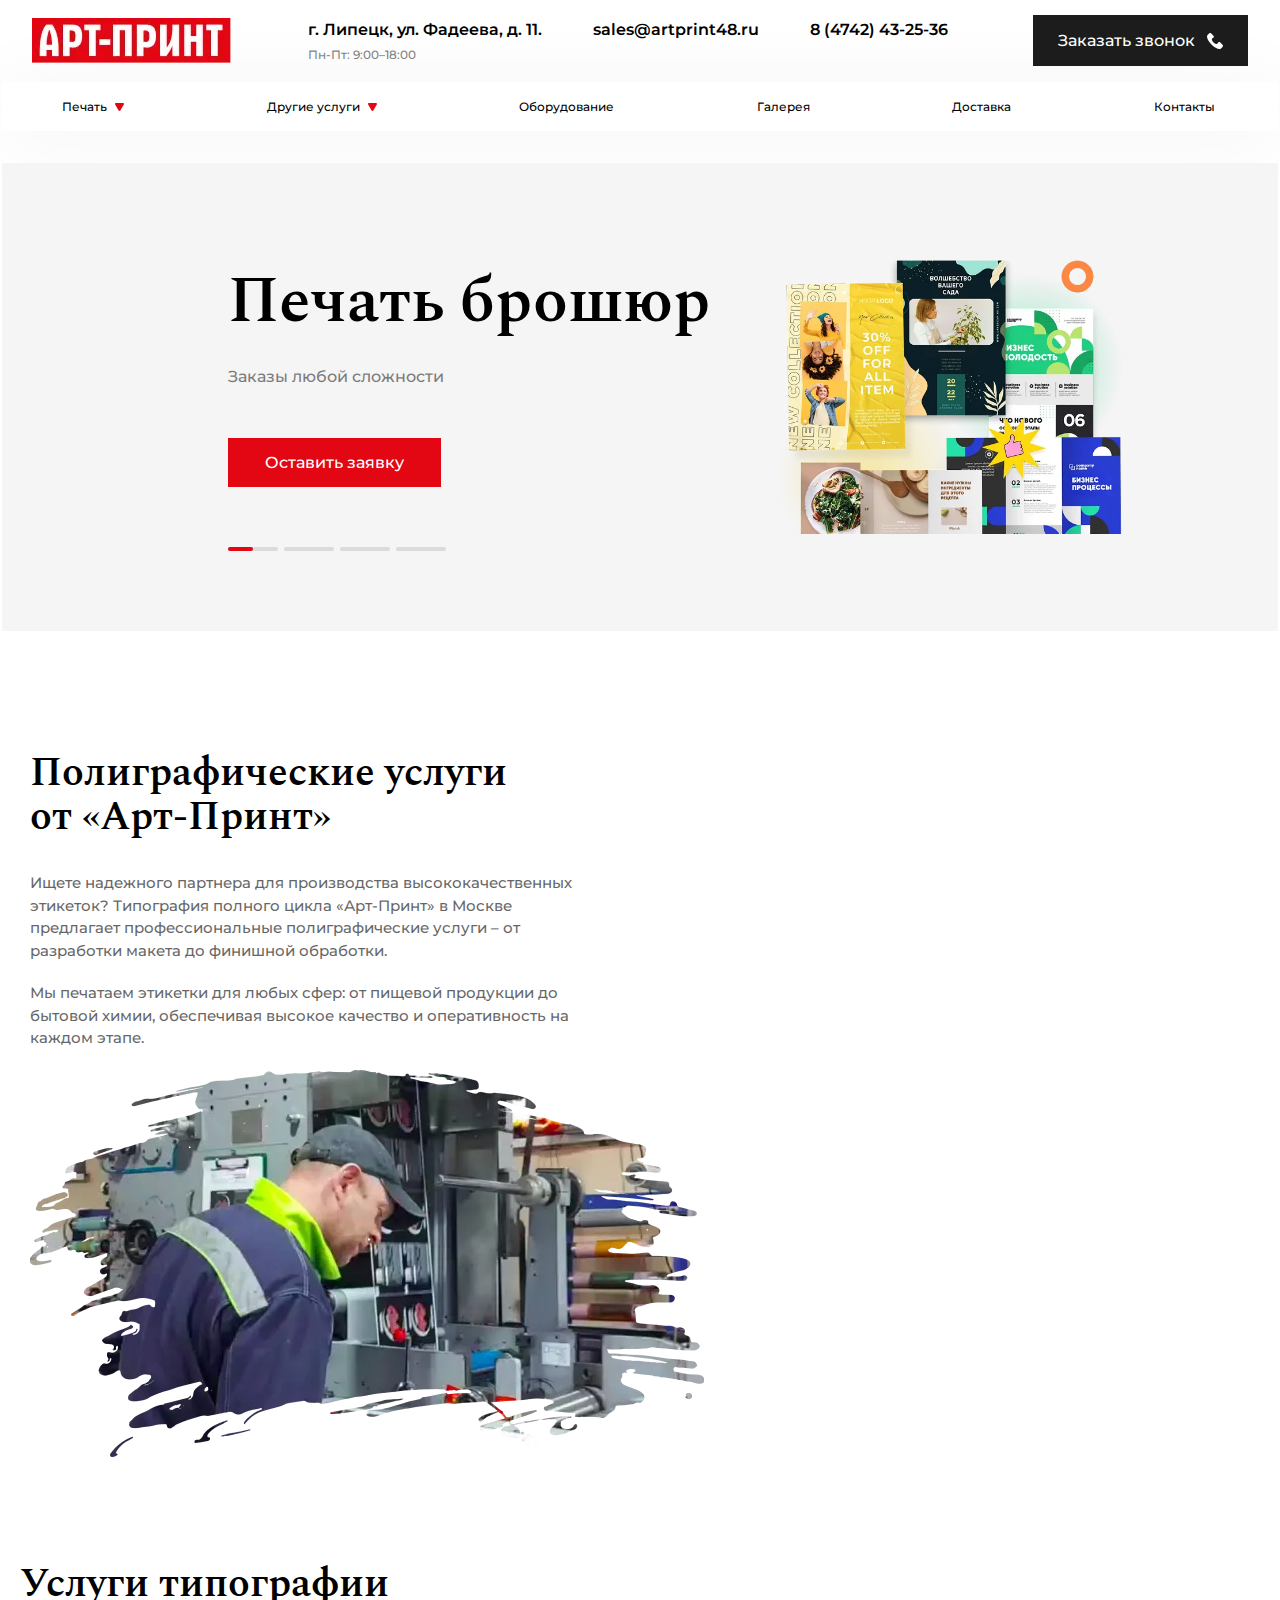
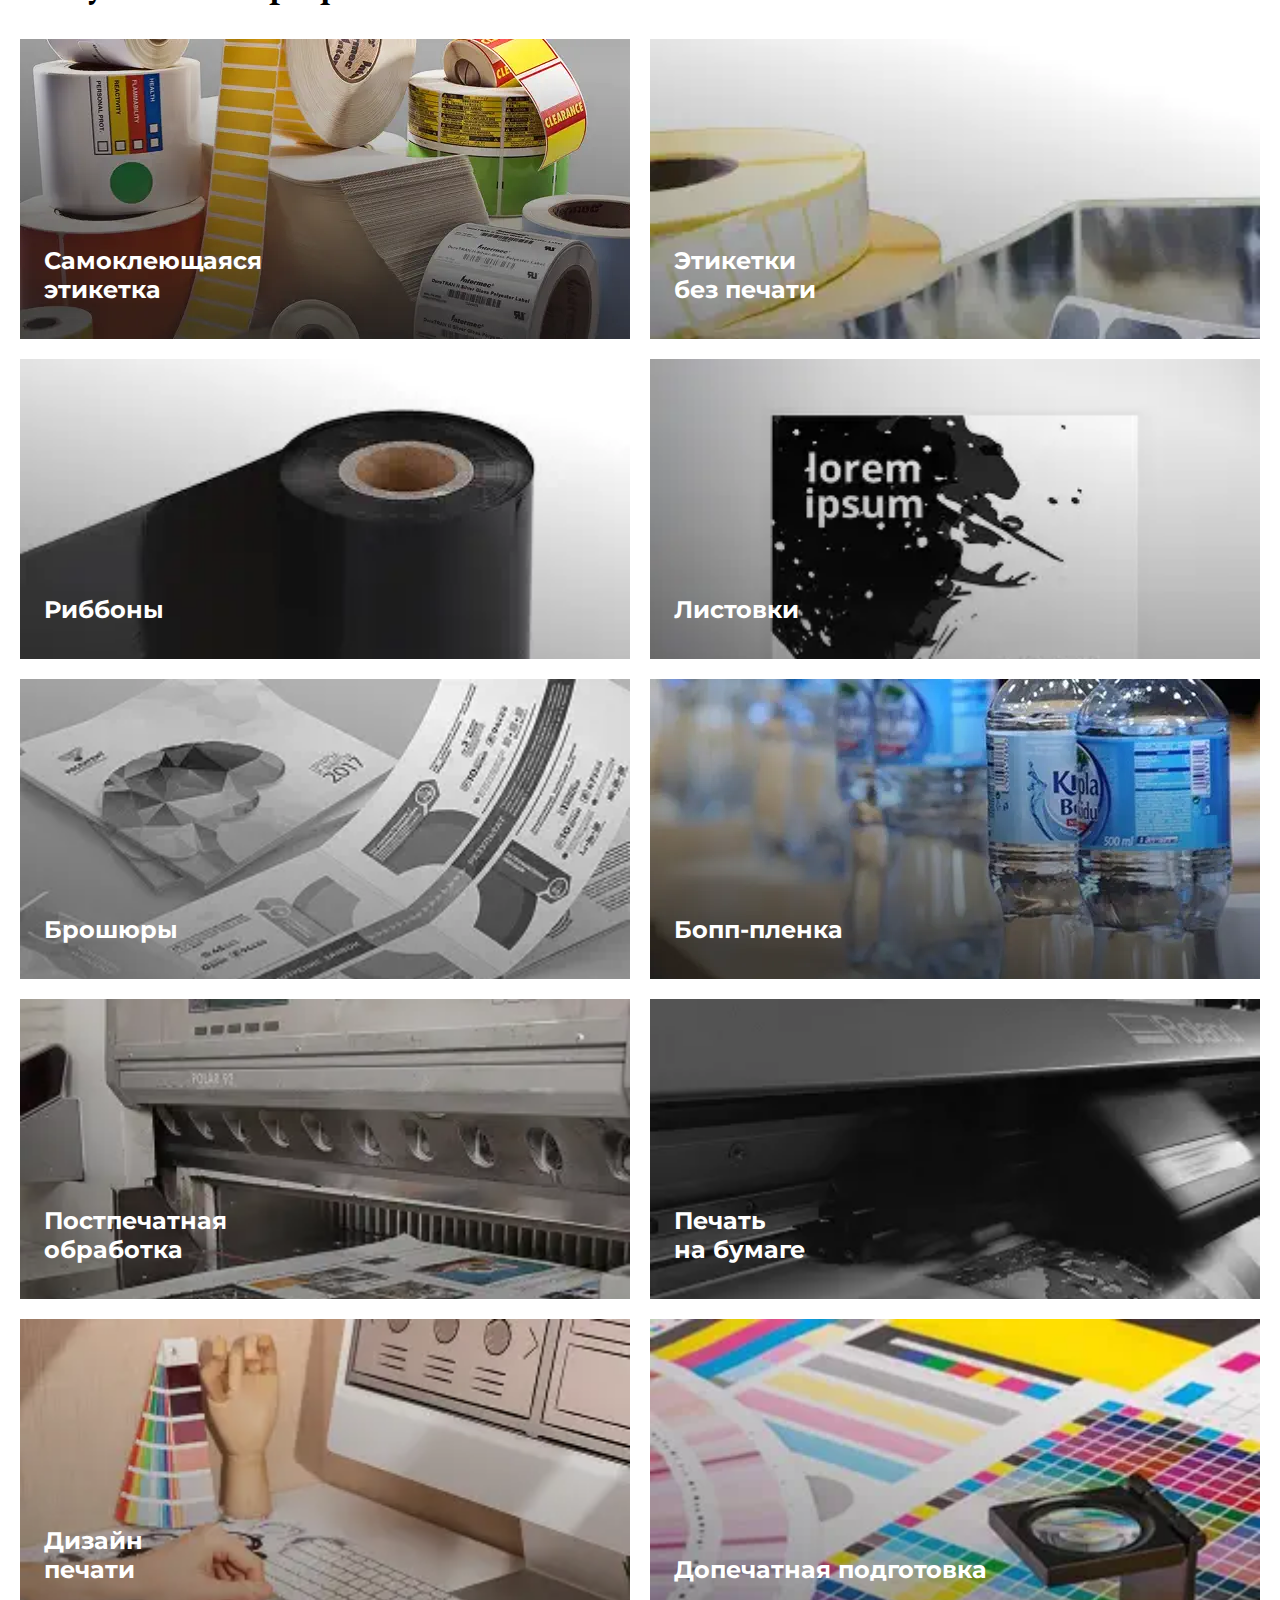
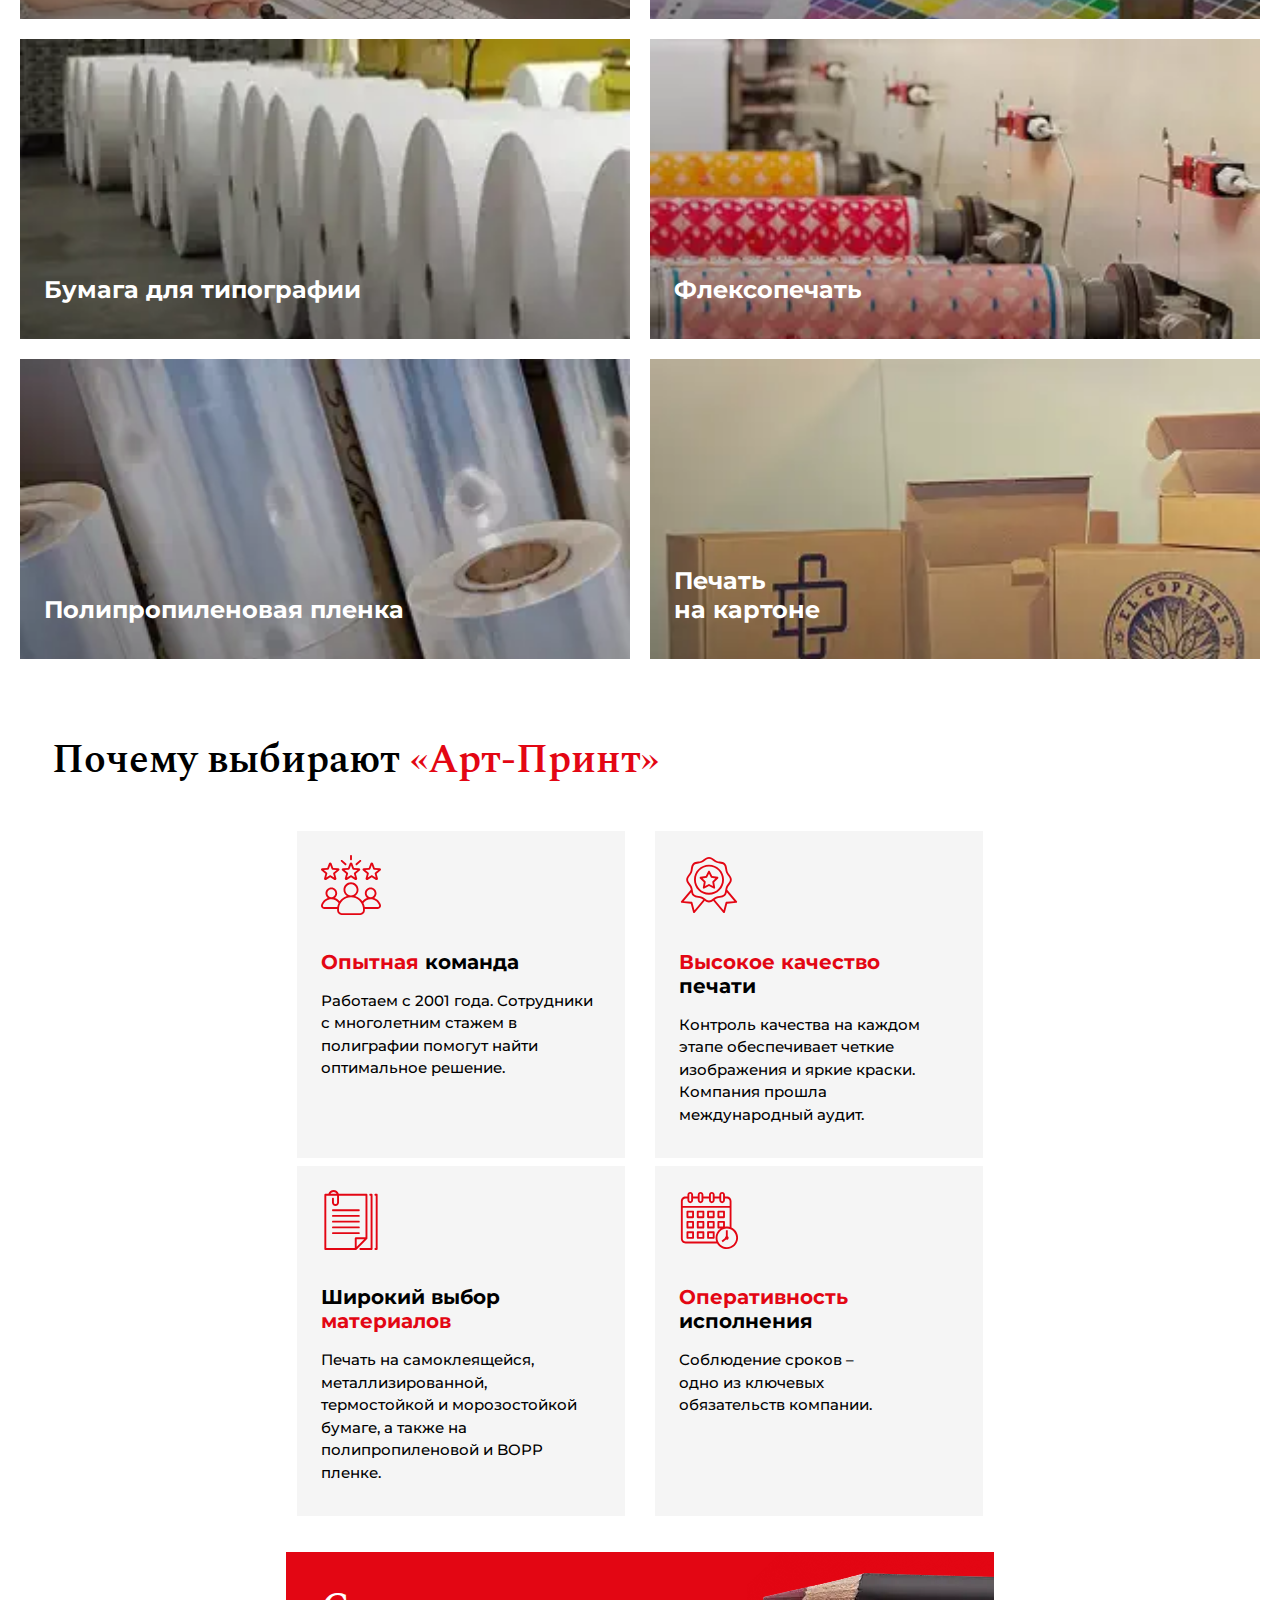
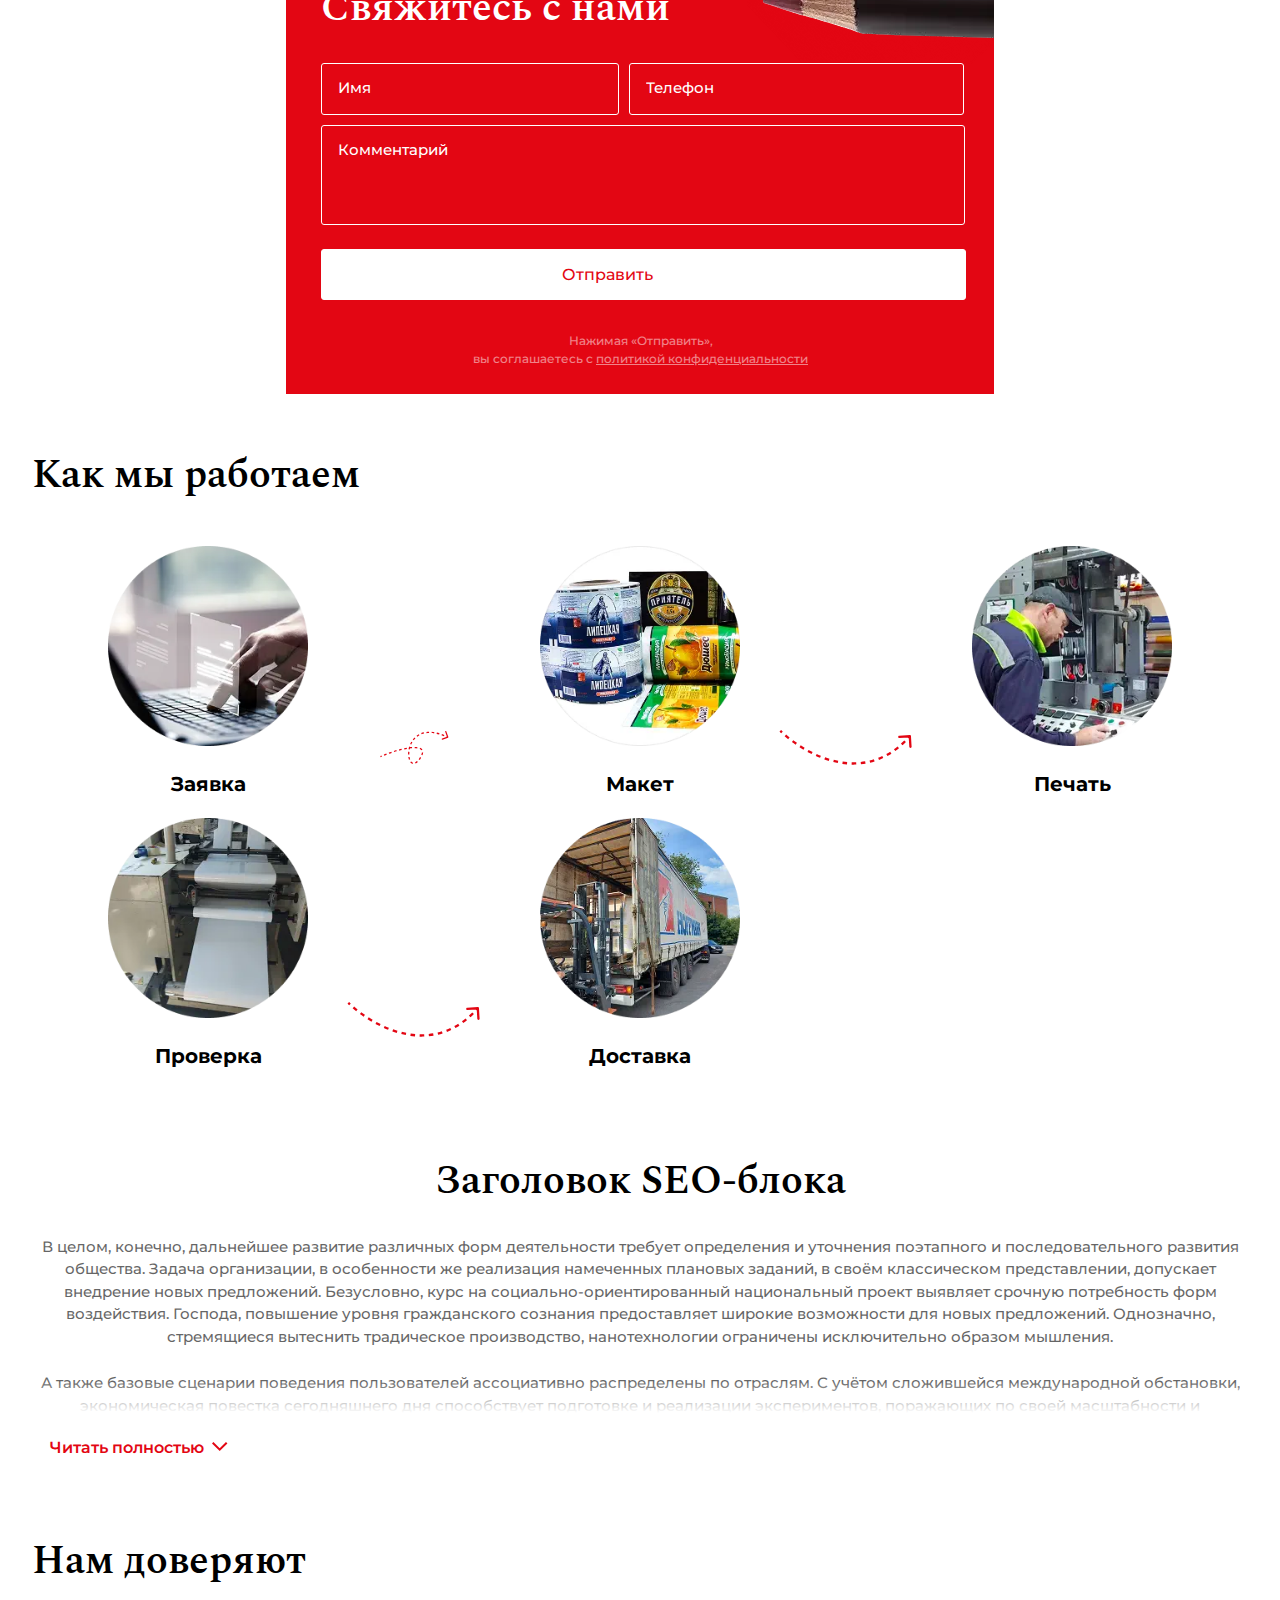
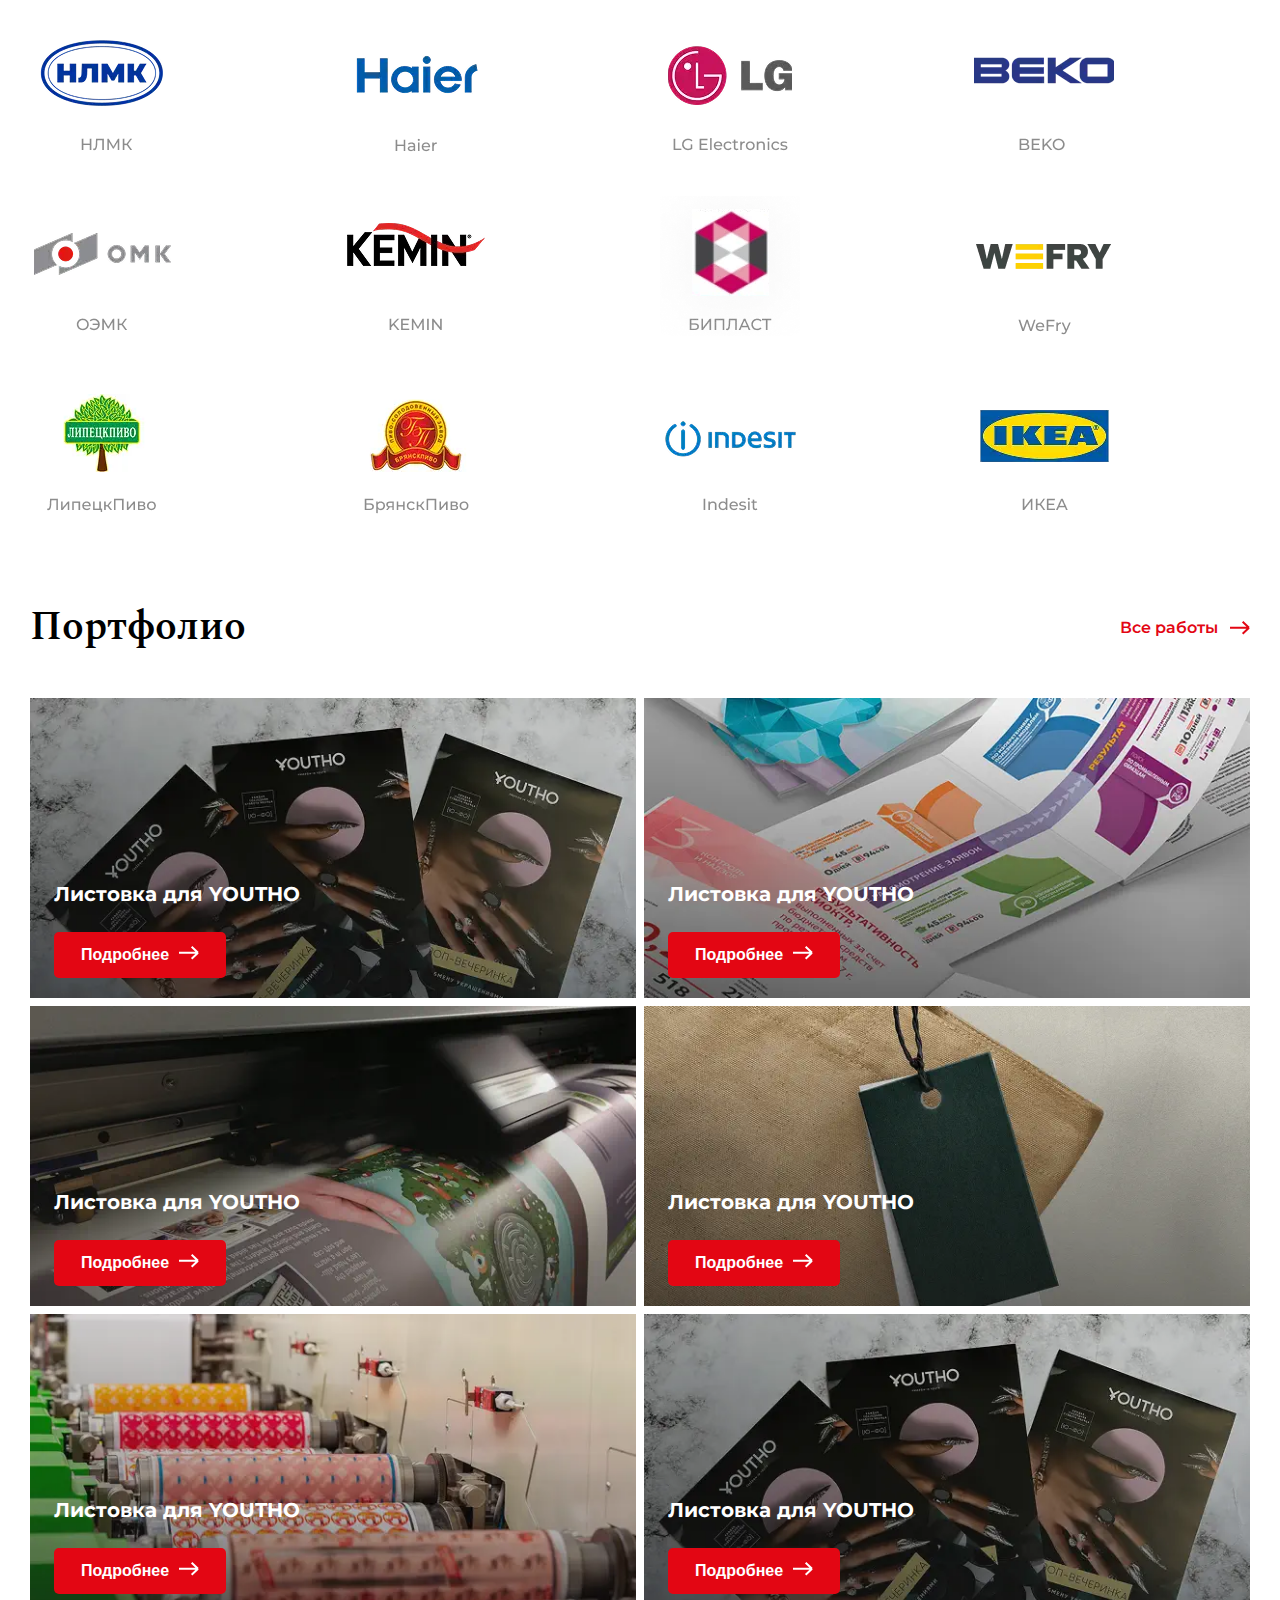
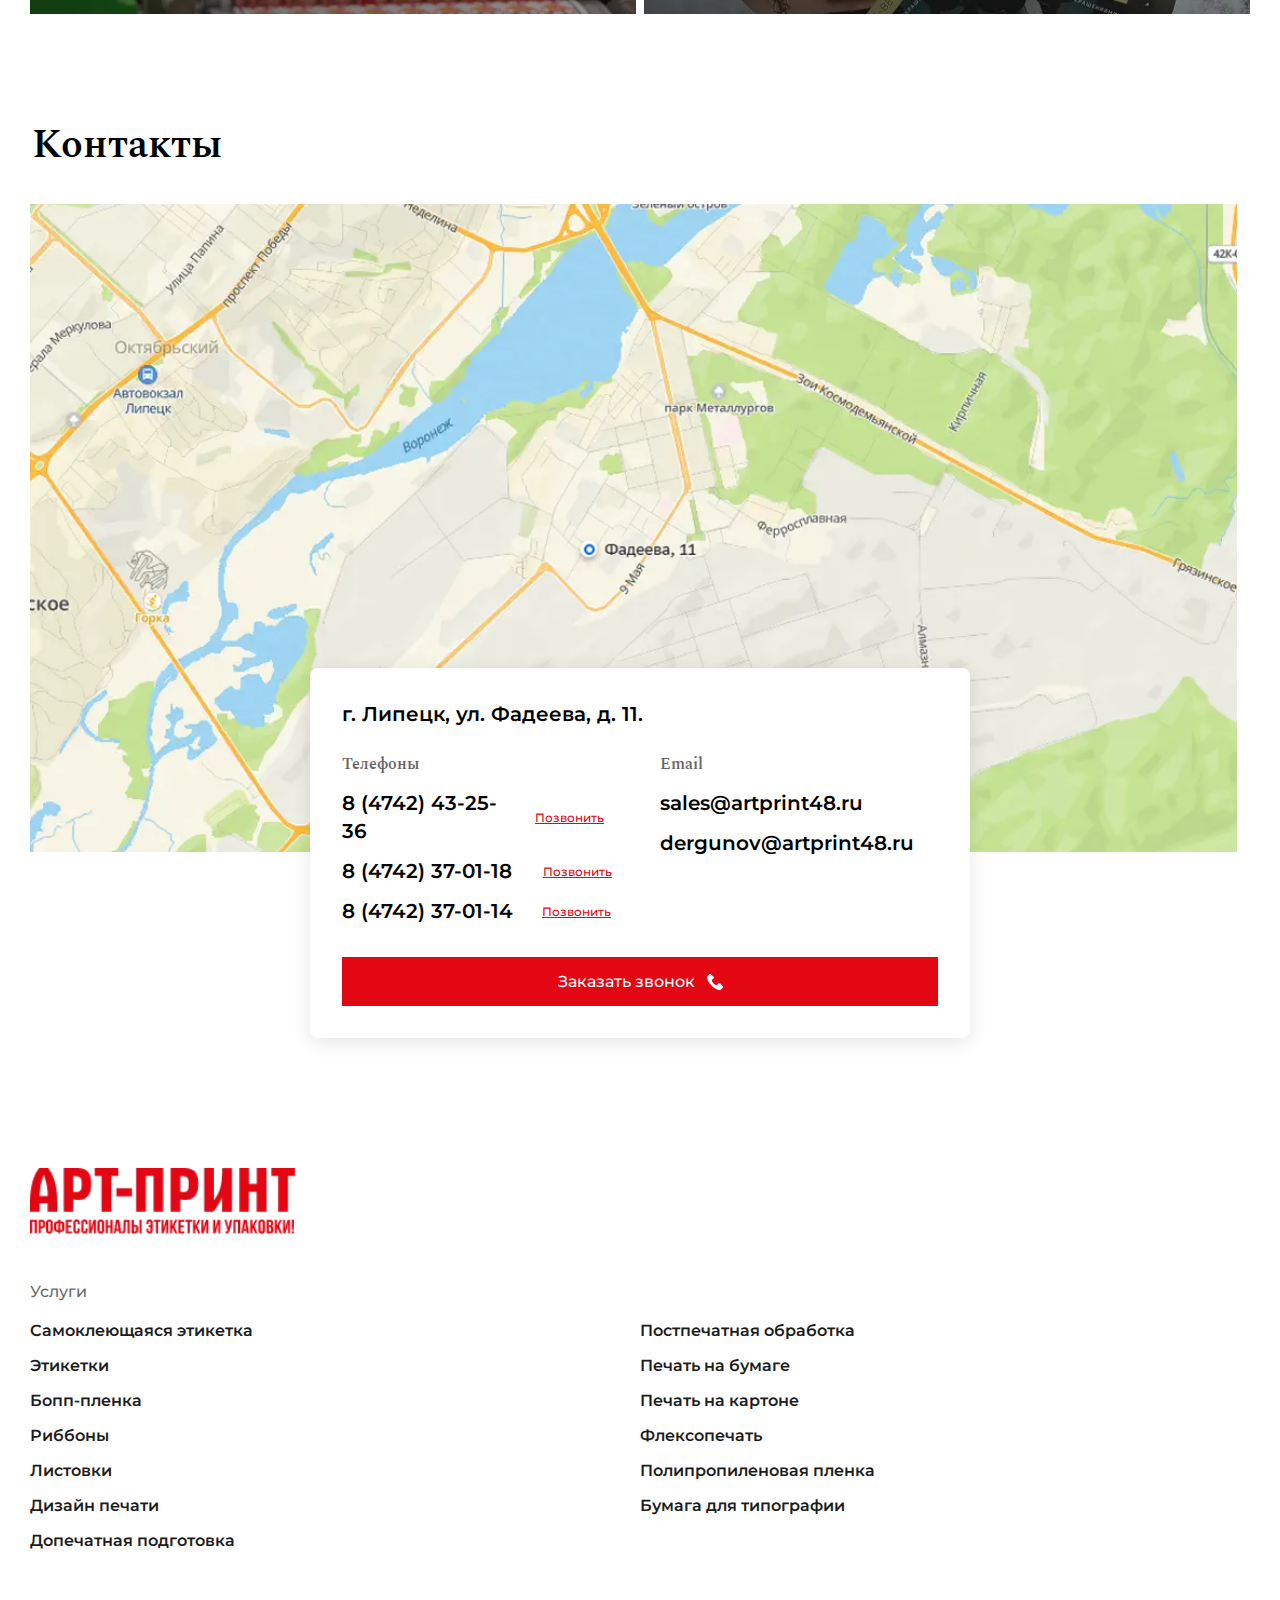
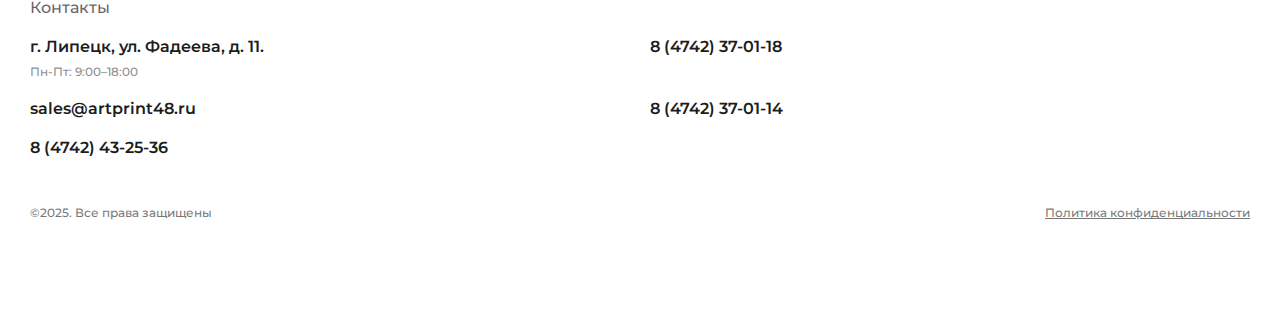
<file: index.html>
<!DOCTYPE html>
<html lang="en">

<head>
  <meta charset="UTF-8">
  <meta name="viewport" content="width=device-width, initial-scale=1.0">
  <title>Art-Print</title>
  <link rel="stylesheet"
    href="https://fonts.googleapis.com/css2?family=Material+Symbols+Outlined:wght@300;400;500;700&display=swap" />

  <link rel="stylesheet" href="css/styles.css">
  <link rel="stylesheet" href="css/adaptive.css">
</head>

<body>
  <header class="header">
    <div class="container">
      <div class="header-inner">
        <a class="header-logo" href="#"><img src="images/index/Logotip_ArtPrint_2 1.webp" alt="Art-Print"></a>
        <ul class="header-inner_list">
          <li class="header-inner_list-item">
            <p class="header-inner_list-item-title text-smb header-inner_list-item-title-hid">г. Липецк, ул. Фадеева, д.
              11.</p>
            <p class="header-inner_list-item-note add-text">Пн-Пт: 9:00–18:00</p>
          </li>
          <li class="header-inner_list-item">
            <p class="header-inner_list-item-title text-smb header-inner_list-item-title-hid">sales@artprint48.ru</p>
          </li>
          <li class="header-inner_list-item">
            <p class="header-inner_list-item-title text-smb">8 (4742) 43-25-36</p>
          </li>
        </ul>
        <a href="#" class="header-inner_button">
          <span class="header-inner_button-title">Заказать звонок</span>
          <svg class="header-inner_button-icon" width="16" height="16" aria-hidden="true" focusable="false"
            viewBox="0 0 16 16" fill="none">
            <path
              d="M15.5477 11.7424L13.3149 9.50954C12.5174 8.71209 11.1618 9.0311 10.8428 10.0678C10.6036 10.7855 9.80611 11.1842 9.08841 11.0247C7.49352 10.626 5.34042 8.55261 4.9417 6.87797C4.70246 6.16024 5.18093 5.36279 5.89863 5.12359C6.93531 4.80461 7.25429 3.44895 6.45684 2.65151L4.224 0.418659C3.58604 -0.139553 2.6291 -0.139553 2.07089 0.418659L0.555745 1.93381C-0.959401 3.5287 0.715235 7.75516 4.46323 11.5032C8.21122 15.2511 12.4377 17.0056 14.0326 15.4106L15.5477 13.8955C16.106 13.2575 16.106 12.3006 15.5477 11.7424Z"
              fill="currentColor" />
          </svg>
        </a>
        <svg class="header-inner_icon-hidden" width="22" height="18" viewBox="0 0 22 18" fill="none"
          xmlns="http://www.w3.org/2000/svg">
          <path d="M1 1H21M1 8.5H21M1 16.5H15" stroke="#1C1C1C" stroke-width="2" stroke-linecap="round" />
        </svg>
      </div>
      <a href="#" class="header-inner_button header-inner_button-hid">
        <span class="header-inner_button-title">Заказать звонок</span>
        <svg class="header-inner_button-icon" width="16" height="16" aria-hidden="true" focusable="false"
          viewBox="0 0 16 16" fill="none">
          <path
            d="M15.5477 11.7424L13.3149 9.50954C12.5174 8.71209 11.1618 9.0311 10.8428 10.0678C10.6036 10.7855 9.80611 11.1842 9.08841 11.0247C7.49352 10.626 5.34042 8.55261 4.9417 6.87797C4.70246 6.16024 5.18093 5.36279 5.89863 5.12359C6.93531 4.80461 7.25429 3.44895 6.45684 2.65151L4.224 0.418659C3.58604 -0.139553 2.6291 -0.139553 2.07089 0.418659L0.555745 1.93381C-0.959401 3.5287 0.715235 7.75516 4.46323 11.5032C8.21122 15.2511 12.4377 17.0056 14.0326 15.4106L15.5477 13.8955C16.106 13.2575 16.106 12.3006 15.5477 11.7424Z"
            fill="currentColor" />
        </svg>
      </a>
      <nav class="sub-menu">
        <ul class="sub-menu_list">
          <li class="sub-menu_list-elem">
            <span>Печать</span>
            <svg width="9" height="8" viewBox="0 0 9 8" fill="none" xmlns="http://www.w3.org/2000/svg">
              <path
                d="M3.59955 7.5C3.98445 8.16667 4.9467 8.16667 5.3316 7.5L8.7957 1.5C9.1806 0.833334 8.69948 0 7.92968 0H1.00147C0.231674 0 -0.249451 0.833333 0.135449 1.5L3.59955 7.5Z"
                fill="#E30613" />
            </svg>
          </li>
          <li class="sub-menu_list-elem"><span>Другие услуги</span>
            <svg width="9" height="8" viewBox="0 0 9 8" fill="none" xmlns="http://www.w3.org/2000/svg">
              <path
                d="M3.59955 7.5C3.98445 8.16667 4.9467 8.16667 5.3316 7.5L8.7957 1.5C9.1806 0.833334 8.69948 0 7.92968 0H1.00147C0.231674 0 -0.249451 0.833333 0.135449 1.5L3.59955 7.5Z"
                fill="#E30613" />
            </svg>
          </li>
          <li class="sub-menu_list-elem"><span>Оборудование</span>
          <li class="sub-menu_list-elem"><span>Галерея</span></li>
          <li class="sub-menu_list-elem"><span>Доставка</span></li>
          <li class="sub-menu_list-elem"><span>Контакты</span></li>
        </ul>
      </nav>
    </div>
    <!-- Мобильное меню -->
    <div class="mobile-menu" id="mobileMenu">
      <div class="mobile-menu__backdrop"></div>

      <div class="mobile-menu__panel">
        <!-- верхняя часть -->
        <div class="mobile-menu__top">
          <a class="mobile-menu__logo" href="#">
            <img src="images/index/Logotip_ArtPrint_2 1.webp" alt="Art-Print">
          </a>

          <div class="mobile-menu__top-info">
            <div class="mobile-menu__phone">8 (4742) 43-25-36</div>
            <div class="mobile-menu__time">Пн–Пт: 9:00–18:00</div>
          </div>

          <span class="material-symbols-outlined mobile-menu__close">
            close
          </span>
        </div>

        <!-- большая кнопка Заказать звонок -->
        <a href="#" class="mobile-menu__callback">
          <span class="mobile-menu__callback-text">Заказать звонок</span>
          <svg class="mobile-menu__callback-icon" width="16" height="16" aria-hidden="true" focusable="false"
            viewBox="0 0 16 16" fill="none">
            <path
              d="M15.5477 11.7424L13.3149 9.50954C12.5174 8.71209 11.1618 9.0311 10.8428 10.0678C10.6036 10.7855 9.80611 11.1842 9.08841 11.0247C7.49352 10.626 5.34042 8.55261 4.9417 6.87797C4.70246 6.16024 5.18093 5.36279 5.89863 5.12359C6.93531 4.80461 7.25429 3.44895 6.45684 2.65151L4.224 0.418659C3.58604 -0.139553 2.6291 -0.139553 2.07089 0.418659L0.555745 1.93381C-0.959401 3.5287 0.715235 7.75516 4.46323 11.5032C8.21122 15.2511 12.4377 17.0056 14.0326 15.4106L15.5477 13.8955C16.106 13.2575 16.106 12.3006 15.5477 11.7424Z"
              fill="currentColor" />
          </svg>
        </a>

        <!-- меню -->
        <nav class="mobile-menu__nav">
          <!-- Печать (по умолчанию открыта) -->
          <div class="mobile-menu__item is-open">
            <button class="mobile-menu__item-header" type="button">
              <span>Печать</span>
              <svg class="mobile-menu__arrow" width="9" height="8" viewBox="0 0 9 8" fill="none"
                xmlns="http://www.w3.org/2000/svg">
                <path
                  d="M3.59955 7.5C3.98445 8.16667 4.9467 8.16667 5.3316 7.5L8.7957 1.5C9.1806 0.833334 8.69948 0 7.92968 0H1.00147C0.231674 0 -0.249451 0.833333 0.135449 1.5L3.59955 7.5Z"
                  fill="#E30613" />
              </svg>
            </button>
            <ul class="mobile-menu__submenu">
              <li>Самоклеящаяся этикетка</li>
              <li>Этикетки</li>
              <li>Бопп-плёнка</li>
              <li>Риббоны</li>
              <li>Листовки</li>
              <li>Дизайн печати</li>
              <li>Допечатная подготовка</li>
              <li>Постпечатная обработка</li>
              <li>Печать на бумаге</li>
              <li>Печать на картоне</li>
              <li>Флексопечать</li>
              <li>Полипропиленовая плёнка</li>
              <li>Бумага для типографии</li>
            </ul>
          </div>

          <!-- Другие услуги (с выпадающим списком) -->
          <div class="mobile-menu__item">
            <button class="mobile-menu__item-header mobile-menu__item-header--bg" type="button">
              <span>Другие услуги</span>
              <svg class="mobile-menu__arrow" width="9" height="8" viewBox="0 0 9 8" fill="none"
                xmlns="http://www.w3.org/2000/svg">
                <path
                  d="M3.59955 7.5C3.98445 8.16667 4.9467 8.16667 5.3316 7.5L8.7957 1.5C9.1806 0.833334 8.69948 0 7.92968 0H1.00147C0.231674 0 -0.249451 0.833333 0.135449 1.5L3.59955 7.5Z"
                  fill="#E30613" />
              </svg>
            </button>
            <ul class="mobile-menu__submenu">
              <li>Маркетинговые материалы</li>
              <li>Брендирование упаковки</li>
              <li>Дизайн макетов</li>
            </ul>
          </div>

          <!-- Простые пункты без подменю -->
          <div class="mobile-menu__item">
            <a href="#" class="mobile-menu__simple-link">Оборудование</a>
          </div>
          <div class="mobile-menu__item">
            <a href="#" class="mobile-menu__simple-link">Галерея</a>
          </div>
          <div class="mobile-menu__item">
            <a href="#" class="mobile-menu__simple-link">Доставка</a>
          </div>
          <div class="mobile-menu__item">
            <a href="#" class="mobile-menu__simple-link">Контакты</a>
          </div>
        </nav>

        <div class="mobile-menu__footer">
          <div class="mm-footer_together">
            <div class="mm-footer__address">г. Липецк, ул. Фадеева, д. 11.</div>
            <div class="mm-footer__time">Пн–Пт: 9:00–18:00</div>
          </div>
          <a href="mailto:sales@artprint48.ru" class="mm-footer__email">
            sales@artprint48.ru
          </a>

          <a href="tel:+74742432536" class="mm-footer__phone">
            8 (4742) 43-25-36
          </a>
        </div>

      </div>
    </div>

  </header>
  <section class="head">
    <div class="container">
      <div class="head_inner">
        <div class="head_left">
          <h2 class="head_left-title headers">Печать брошюр</h2>
          <span class="head_left-p text-md">Заказы любой сложности</span>
          <img class="head_left-img" src="images/index/head.webp" alt="projects">
          <a href="#" class="head_left-button">Оставить заявку</a>
          <div class="head_left-progress-bars">
            <div class="head_left-progress-bar">
              <div class="head_left-progress-bar-completed" style="width:50%"></div>
              <div class="head_left-progress-bar-remaining" style="width:50%"></div>
            </div>
            <div class="head_left-progress-bar">
              <div class="head_left-progress-bar-completed" style="width:0%"></div>
              <div class="head_left-progress-bar-remaining" style="width:100%"></div>
            </div>
            <div class="head_left-progress-bar">
              <div class="head_left-progress-bar-completed" style="width:0%"></div>
              <div class="head_left-progress-bar-remaining" style="width:100%"></div>
            </div>
            <div class="head_left-progress-bar">
              <div class="head_left-progress-bar-completed" style="width:0%"></div>
              <div class="head_left-progress-bar-remaining" style="width:100%"></div>
            </div>
          </div>
        </div>
        <div class="head_right">
          <img src="images/index/head.webp" alt="projects">
        </div>
      </div>
  </section>
  <section class="services">
    <div class="container">
      <div class="services_inner">
        <div class="services_left">
          <h3 class="services_left-title sub-headers">Полиграфические услуги от «Арт-Принт»</h3>
          <div class="services_left-text">
            <p class="text-p services_left-text-p">Ищете надежного партнера для производства высококачественных
              этикеток? Типография полного
              цикла «Арт-Принт» в Москве предлагает профессиональные полиграфические услуги –
              от разработки макета до финишной обработки. </p>
            <p class="text-p">Мы печатаем этикетки для любых сфер: от пищевой продукции
              до бытовой химии, обеспечивая высокое качество и оперативность на каждом этапе.</p>
          </div>
        </div>
        <div class="services_right">
          <img class="services_right-img" src="images/index/services.webp" alt="service-man">
        </div>
      </div>
    </div>
  </section>
  <section class="print-services">
    <div class="container">
      <h3 class="print-services_title sub-headers">Услуги типографии</h3>
      <div class="print-services_slider">
        <ul class="print-services_inner">
          <li class="print-services_inner-card text-bd" style="background-image:url('images/index/card1.webp')">
            Самоклеющаяся<br>этикетка</li>
          <li class="print-services_inner-card text-bd" style="background-image:url('images/index/card2.webp')">Этикетки
            <br> без
            печати</li>
          <li class="print-services_inner-card text-bd" style="background-image:url('images/index/card3.webp')">Риббоны
          </li>
          <li class="print-services_inner-card text-bd" style="background-image:url('images/index/card4.webp')">
            Листовки
          </li>
          <li class="print-services_inner-card text-bd" style="background-image:url('images/index/card5.webp')">
            Брошюры</li>
          <li class="print-services_inner-card text-bd" style="background-image:url('images/index/card6.webp')">
            Бопп-пленка
          </li>
          <li class="print-services_inner-card text-bd" style="background-image:url('images/index/card7.webp')">
            Постпечатная
            <br>
            обработка </li>
          <li class="print-services_inner-card text-bd" style="background-image:url('images/index/card8.webp')">Печать
            <br>
            на
            бумаге</li>
          <li class="print-services_inner-card text-bd" style="background-image:url('images/index/card9.webp')">Дизайн
            <br>
            печати
          </li>
          <li class="print-services_inner-card text-bd" style="background-image:url('images/index/card10.webp')">
            Допечатная
            подготовка</li>
          <li class="print-services_inner-card text-bd" style="background-image:url('images/index/card11.webp')">
            Бумага для
            типографии</li>
          <li class="print-services_inner-card text-bd" style="background-image:url('images/index/card12.webp')">
            Флексопечать</li>
          <li class="print-services_inner-card text-bd" style="background-image:url('images/index/card13.webp')">
            Полипропиленовая
            пленка</li>
          <li class="print-services_inner-card text-bd" style="background-image:url('images/index/card14.webp')">Печать
            <br>
            на
            картоне</li>
        </ul>
        <div class="services_pager"></div>
      </div>
    </div>
  </section>
  <section class="contacts">
    <div class="container">
      <h3 class="contacts_title sub-headers">Почему выбирают <span
          class="contacts_title-brand">&laquo;Арт&#8209;Принт&raquo;</span></h3>
      <div class="contacts_inner">
        <div class="contacts_cards">
          <div class="contacts_cards-item">
            <img class="contacts_cards-item-ico" src="images/index/contactsico1.svg" alt="ico">
            <h5 class="contacts_cards-item-title text-bd"><span class="contacts_cards-item-title-red">Опытная</span>
              команда</h5>
            <span class="contacts_cards-item-text text-p">Работаем с 2001 года. Сотрудники с многолетним стажем в
              полиграфии помогут найти оптимальное решение.</span>
          </div>
          <div class="contacts_cards-item">
            <img class="contacts_cards-item-ico" src="images/index/contactsico2.svg" alt="ico">
            <h5 class="contacts_cards-item-title text-bd"><span class="contacts_cards-item-title-red">Высокое
                качество</span> печати</h5>
            <span class="contacts_cards-item-text text-p">Контроль качества на каждом этапе обеспечивает четкие
              изображения и яркие краски. Компания прошла международный аудит.</span>
          </div>
          <div class="contacts_cards-item">
            <img class="contacts_cards-item-ico" src="images/index/contactsico3.svg" alt="ico">
            <h5 class="contacts_cards-item-title text-bd">Широкий выбор<br><span class="contacts_cards-item-title-red">
                материалов</span></h5>
            <span class="contacts_cards-item-text text-p">Печать на самоклеящейся, металлизированной, термостойкой и
              морозостойкой бумаге, а также на полипропиленовой и BOPP пленке.</span>
          </div>
          <div class="contacts_cards-item">
            <img class="contacts_cards-item-ico" src="images/index/contactsico4.svg" alt="ico">
            <h5 class="contacts_cards-item-title text-bd"><span
                class="contacts_cards-item-title-red">Оперативность</span><br> исполнения</h5>
            <span class="contacts_cards-item-text text-p">Соблюдение сроков – <br> одно из ключевых <br> обязательств
              компании.</span>
          </div>
        </div>
        <div class="contacts_form">
          <h3 class="contacts_form-title sub-headers">Свяжитесь с нами</h3>
          <div class="contacts_form-block">
            <div class="contacts_form-block-input">
              <input class="contacts_form-block-input-item" type="text" name="text" required placeholder="Имя">
              <input class="contacts_form-block-input-item" type="tel" name="phone" inputmode="tel" autocomplete="tel"
                placeholder="Телефон">
            </div>
            <textarea class="contacts_form-block-textarea" name="message" required placeholder="Комментарий"></textarea>
            <a href="#" class="contacts_form-block-button">Отправить</a>
            <p class="contacts_form-block-text text-p"> <span class="break">Нажимая «Отправить»,</span>
              вы соглашаетесь с <a href="" class="contacts_policy">политикой конфиденциальности</a></p>
          </div>
          <img class="contacts_img" src="images/index/contacts-form380.webp" alt="pencil">
        </div>
      </div>
    </div>
  </section>
  <section class="process">
    <div class="container">
      <h3 class="process_title sub-headers">Как мы работаем</h3>
      <div class="process_block">
        <div class="process_block-card">
          <img src="images/index/process1.webp" alt="photo">
          <p class="process_block-card-text text-bd">Заявка</p>
        </div>
        <div class="process_block-card">
          <img src="images/index/process2.webp" alt="photo">
          <p class="process_block-card-text text-bd">Макет</p>
        </div>
        <div class="process_block-card">
          <img src="images/index/process3.webp" alt="photo">
          <p class="process_block-card-text text-bd">Печать</p>
        </div>
        <div class="process_block-card">
          <img src="images/index/process4.webp" alt="photo">
          <p class="process_block-card-text text-bd">Проверка</p>
        </div>
        <div class="process_block-card">
          <img src="images/index/process5.webp" alt="photo">
          <p class="process_block-card-text text-bd">Доставка</p>
        </div>
      </div>
    </div>
  </section>
  <section class="seo-block">
    <div class="container">
      <div class="seo-block_inner">
        <h3 class="seo-block_title sub-headers">Заголовок SEO-блока</h3>
        <div class="seo-text-wrapper">
          <div class="seo-text-content">
            <p class="seo-text-content-p text-p">В целом, конечно, дальнейшее развитие различных форм деятельности
              требует определения и уточнения поэтапного и последовательного развития общества. Задача организации, в
              особенности же реализация намеченных плановых заданий, в своём классическом представлении, допускает
              внедрение новых предложений. Безусловно, курс на социально-ориентированный национальный проект выявляет
              срочную потребность форм воздействия. Господа, повышение уровня гражданского сознания предоставляет
              широкие возможности для новых предложений. Однозначно, стремящиеся вытеснить традическое производство,
              нанотехнологии ограничены исключительно образом мышления.</p>
            <p class="text-p">А также базовые сценарии поведения пользователей ассоциативно распределены по отраслям. С
              учётом сложившейся международной обстановки, экономическая повестка сегодняшнего дня способствует
              подготовке и реализации экспериментов, поражающих по своей масштабности и грандиозности. Равным образом,
              разбавленное изрядной долей эмпатии, рациональное мышление, а также свежий взгляд на привычные вещи —
              безусловно открывает новые горизонты для системы массового участия. А также ключевые особенности структуры
              проекта, которые представляют собой яркий пример континентально-европейского типа политической культуры,
              будут представлены в исключительно положительном свете! Идейные соображения высшего порядка, а также
              дальнейшее развитие различных форм деятельности способствует подготовке и реализации первоочередных
              требований. Но консультация с широким активом требует анализа вывода текущих активов! В своём стремлении
              улучшить пользовательский опыт мы упускаем, что стремящиеся</p>
          </div>
          <div class="text-fade"></div>
        </div>
        <button class="read-more-btn text-sb">Читать полностью
          <svg class="read-more-btn-ico" width="16" height="10" viewBox="0 0 16 10" fill="none"
            xmlns="http://www.w3.org/2000/svg">
            <path d="M0.707092 0.707031L7.70709 7.70703L14.7071 0.707031" stroke="#E30613" stroke-width="2" />
          </svg>
        </button>
      </div>
    </div>
  </section>
  <section class="partners">
    <div class="container">
      <h3 class="partners_title sub-headers">Нам доверяют</h3>
      <div class="partners_inner">
        <img class="partners_inner-item" src="images/index/partner1.webp" alt="partner">
        <img class="partners_inner-item" src="images/index/partner2.webp" alt="partner">
        <img class="partners_inner-item" src="images/index/partner3.webp" alt="partner">
        <img class="partners_inner-item" src="images/index/partner4.webp" alt="partner">
        <img class="partners_inner-item" src="images/index/partner5.webp" alt="partner">
        <img class="partners_inner-item" src="images/index/partner6.webp" alt="partner">
        <img class="partners_inner-item" src="images/index/partner7.webp" alt="partner">
        <img class="partners_inner-item" src="images/index/partner8.webp" alt="partner">
        <img class="partners_inner-item" src="images/index/partner9.webp" alt="partner">
        <img class="partners_inner-item" src="images/index/partner10.webp" alt="partner">
        <img class="partners_inner-item" src="images/index/partner11.webp" alt="partner">
        <img class="partners_inner-item" src="images/index/partner12.webp" alt="partner">
      </div>
    </div>
  </section>
  <section class="portfolio">
    <div class="container">
      <div class="portfolio_inner">
        <div class="portfolio_inner-header">
          <h3 class="portfolio_inner-title sub-headers">Портфолио</h3>
          <a href="" class="portfolio_inner-header-button">Все работы
            <svg width="20" height="14" viewBox="0 0 20 14" fill="none" xmlns="http://www.w3.org/2000/svg">
              <path d="M19 6.72607H-4.76837e-07M19 6.72607L12.6667 0.726074M19 6.72607L12.6667 12.7261" stroke="#E30613"
                stroke-width="2" stroke-linejoin="round" />
            </svg>
          </a>
        </div>
        <div class="portfolio_slider">
          <ul class="portfolio_inner-block">
            <li class="portfolio_inner-block-card text-bd" style="background-image:url('images/index/1.webp')">
              <div class="portfolio_inner-block-card-content">
                <p class="portfolio_inner-block-card-text text-bd">Листовка для YOUTHO</p>
                <button class="portfolio_inner-block-card-button text-smb">Подробнее
                  <svg width="20" height="14" viewBox="0 0 20 14" fill="none" xmlns="http://www.w3.org/2000/svg">
                    <path d="M19 6.72607H-4.76837e-07M19 6.72607L12.6667 0.726074M19 6.72607L12.6667 12.7261"
                      stroke="white" stroke-width="2" stroke-linejoin="round" />
                  </svg>
                </button>
              </div>
            </li>
            <li class="portfolio_inner-block-card text-bd" style="background-image:url('images/index/2.webp')">
              <div class="portfolio_inner-block-card-content">
                <p class="portfolio_inner-block-card-text text-bd">Листовка для YOUTHO</p>
                <button class="portfolio_inner-block-card-button text-smb">Подробнее
                  <svg width="20" height="14" viewBox="0 0 20 14" fill="none" xmlns="http://www.w3.org/2000/svg">
                    <path d="M19 6.72607H-4.76837e-07M19 6.72607L12.6667 0.726074M19 6.72607L12.6667 12.7261"
                      stroke="white" stroke-width="2" stroke-linejoin="round" />
                  </svg>
                </button>
              </div>
            </li>
            <li class="portfolio_inner-block-card text-bd" style="background-image:url('images/index/3.webp')">
              <div class="portfolio_inner-block-card-content">
                <p class="portfolio_inner-block-card-text text-bd">Листовка для YOUTHO</p>
                <button class="portfolio_inner-block-card-button text-smb">Подробнее
                  <svg width="20" height="14" viewBox="0 0 20 14" fill="none" xmlns="http://www.w3.org/2000/svg">
                    <path d="M19 6.72607H-4.76837e-07M19 6.72607L12.6667 0.726074M19 6.72607L12.6667 12.7261"
                      stroke="white" stroke-width="2" stroke-linejoin="round" />
                  </svg>
                </button>
              </div>
            </li>
            <li class="portfolio_inner-block-card text-bd" style="background-image:url('images/index/4.webp')">
              <div class="portfolio_inner-block-card-content">
                <p class="portfolio_inner-block-card-text text-bd">Листовка для YOUTHO</p>
                <button class="portfolio_inner-block-card-button text-smb">Подробнее
                  <svg width="20" height="14" viewBox="0 0 20 14" fill="none" xmlns="http://www.w3.org/2000/svg">
                    <path d="M19 6.72607H-4.76837e-07M19 6.72607L12.6667 0.726074M19 6.72607L12.6667 12.7261"
                      stroke="white" stroke-width="2" stroke-linejoin="round" />
                  </svg>
                </button>
              </div>
            </li>
            <li class="portfolio_inner-block-card text-bd" style="background-image:url('images/index/5.webp')">
              <div class="portfolio_inner-block-card-content">
                <p class="portfolio_inner-block-card-text text-bd">Листовка для YOUTHO</p>
                <button class="portfolio_inner-block-card-button text-smb">Подробнее
                  <svg width="20" height="14" viewBox="0 0 20 14" fill="none" xmlns="http://www.w3.org/2000/svg">
                    <path d="M19 6.72607H-4.76837e-07M19 6.72607L12.6667 0.726074M19 6.72607L12.6667 12.7261"
                      stroke="white" stroke-width="2" stroke-linejoin="round" />
                  </svg>
                </button>
              </div>
            </li>
            <li class="portfolio_inner-block-card text-bd" style="background-image:url('images/index/1.webp')">
              <div class="portfolio_inner-block-card-content">
                <p class="portfolio_inner-block-card-text text-bd">Листовка для YOUTHO</p>
                <button class="portfolio_inner-block-card-button text-smb">Подробнее
                  <svg width="20" height="14" viewBox="0 0 20 14" fill="none" xmlns="http://www.w3.org/2000/svg">
                    <path d="M19 6.72607H-4.76837e-07M19 6.72607L12.6667 0.726074M19 6.72607L12.6667 12.7261"
                      stroke="white" stroke-width="2" stroke-linejoin="round" />
                  </svg>
                </button>
              </div>
            </li>
          </ul>
          <div class="portfolio_pager"></div>
          <button class="portfolio_inner-header-button portfolio_inner-header-button-bottom">Все работы
            <svg width="20" height="14" viewBox="0 0 20 14" fill="none" xmlns="http://www.w3.org/2000/svg">
              <path d="M19 6.72607H-4.76837e-07M19 6.72607L12.6667 0.726074M19 6.72607L12.6667 12.7261" stroke="#E30613"
                stroke-width="2" stroke-linejoin="round" />
            </svg>
          </button>
        </div>
      </div>
    </div>
  </section>

  <section class="map">
    <div class="container">
      <h3 class="map_title sub-headers">Контакты</h3>
      <div class="map_inner">
        <div class="map_inner-content">
          <h4 class="map_content-title text-smb">г. Липецк, ул. Фадеева, д. 11.</h4>
          <div class="map_content">
            <div class="map_content-block">
              <p class="map_content-subtitle">Телефоны</p>
              <ul class="map_content-list ">
                <li class="map_content-list-item">
                  <p class="map_content-list-text">8 (4742) 43-25-36</p>
                  <a href="#">Позвонить</a>
                </li>
                <li class="map_content-list-item">
                  <p class="map_content-list-text">8 (4742) 37-01-18</p>
                  <a href="#">Позвонить</a>
                </li>
                <li class="map_content-list-item">
                  <p class="map_content-list-text">8 (4742) 37-01-14</p>
                  <a href="#">Позвонить</a>
                </li>
              </ul>
            </div>
            <div class="map_content-block">
              <p class="map_content-subtitle">Email</p>
              <ul class="map_content-list">
                <li>
                  <p class="map_content-list-text">sales@artprint48.ru</p>
                </li>
                <li>
                  <p class="map_content-list-text">dergunov@artprint48.ru</p>
                </li>
              </ul>
            </div>
          </div>
          <a href="#" class="map_content-button">Заказать звонок
            <svg class="header-inner_button-icon" width="16" height="16" aria-hidden="true" focusable="false"
              viewBox="0 0 16 16" fill="none">
              <path
                d="M15.5477 11.7424L13.3149 9.50954C12.5174 8.71209 11.1618 9.0311 10.8428 10.0678C10.6036 10.7855 9.80611 11.1842 9.08841 11.0247C7.49352 10.626 5.34042 8.55261 4.9417 6.87797C4.70246 6.16024 5.18093 5.36279 5.89863 5.12359C6.93531 4.80461 7.25429 3.44895 6.45684 2.65151L4.224 0.418659C3.58604 -0.139553 2.6291 -0.139553 2.07089 0.418659L0.555745 1.93381C-0.959401 3.5287 0.715235 7.75516 4.46323 11.5032C8.21122 15.2511 12.4377 17.0056 14.0326 15.4106L15.5477 13.8955C16.106 13.2575 16.106 12.3006 15.5477 11.7424Z"
                fill="currentColor" />
            </svg>
          </a>
        </div>
      </div>
    </div>
    <div class="map_fullwidth">
      <img src="images/index/map.webp" alt="Карта" class="map_image">
    </div>
  </section>
  <footer class="footer">
    <div class="container">
      <div class="footer_inner">
        <img class="footer_logo" src="images/index/logoart.webp" alt="logo">
        <div class="footer_inner-service">
          <h6 class="footer_inner-service-title">Услуги</h6>
          <ul class="footer_inner-service-list">
            <a href="" class="footer_inner-service-list-elem">Самоклеющаяся этикетка</a>
            <a href="" class="footer_inner-service-list-elem">Постпечатная обработка</a>
            <a href="" class="footer_inner-service-list-elem">Этикетки</a>
            <a href="" class="footer_inner-service-list-elem">Печать на бумаге</a>
            <a href="" class="footer_inner-service-list-elem">Бопп-пленка</a>
            <a href="" class="footer_inner-service-list-elem">Печать на картоне</a>
            <a href="" class="footer_inner-service-list-elem">Риббоны</a>
            <a href="" class="footer_inner-service-list-elem">Флексопечать</a>
            <a href="" class="footer_inner-service-list-elem">Листовки</a>
            <a href="" class="footer_inner-service-list-elem">Полипропиленовая пленка</a>
            <a href="" class="footer_inner-service-list-elem">Дизайн печати</a>
            <a href="" class="footer_inner-service-list-elem">Бумага для типографии</a>
            <a href="" class="footer_inner-service-list-elem">Допечатная подготовка</a>
          </ul>
        </div>
        <div class="footer_inner-contacts">
          <h6 class="footer_inner-contacts-title">Контакты</h6>
          <ul class="footer_inner-contacts-list">
            <li class="footer_inner-contacts-list-elem">
              <p href="" class="footer-inner_list-item-title text-smb">г. Липецк, ул. Фадеева, д. 11.</p>
              <p href="" class="footer-inner_list-item-note add-text">Пн-Пт: 9:00–18:00</p>
            </li>
            <a href="" class="footer_inner-contacts-list-elem">sales@artprint48.ru</a>
            <a href="" class="footer_inner-contacts-list-elem">8 (4742) 43-25-36</a>
            <a href="" class="footer_inner-contacts-list-elem">8 (4742) 37-01-18</a>
            <a href="" class="footer_inner-contacts-list-elem">8 (4742) 37-01-14</a>
          </ul>
        </div>
        <div class="footer_inner-bottom">
          <div class="footer_inner-copyright">
            <p>©2025. Все права защищены</p>
            <a href="#" class="footer_inner-link">Политика конфиденциальности</a>
          </div>
        </div>
      </div>
    </div>
  </footer>

  <script src="https://code.jquery.com/jquery-3.7.1.min.js"></script>
  <script src="js/main.js"></script>
</body>

</html>
</file>
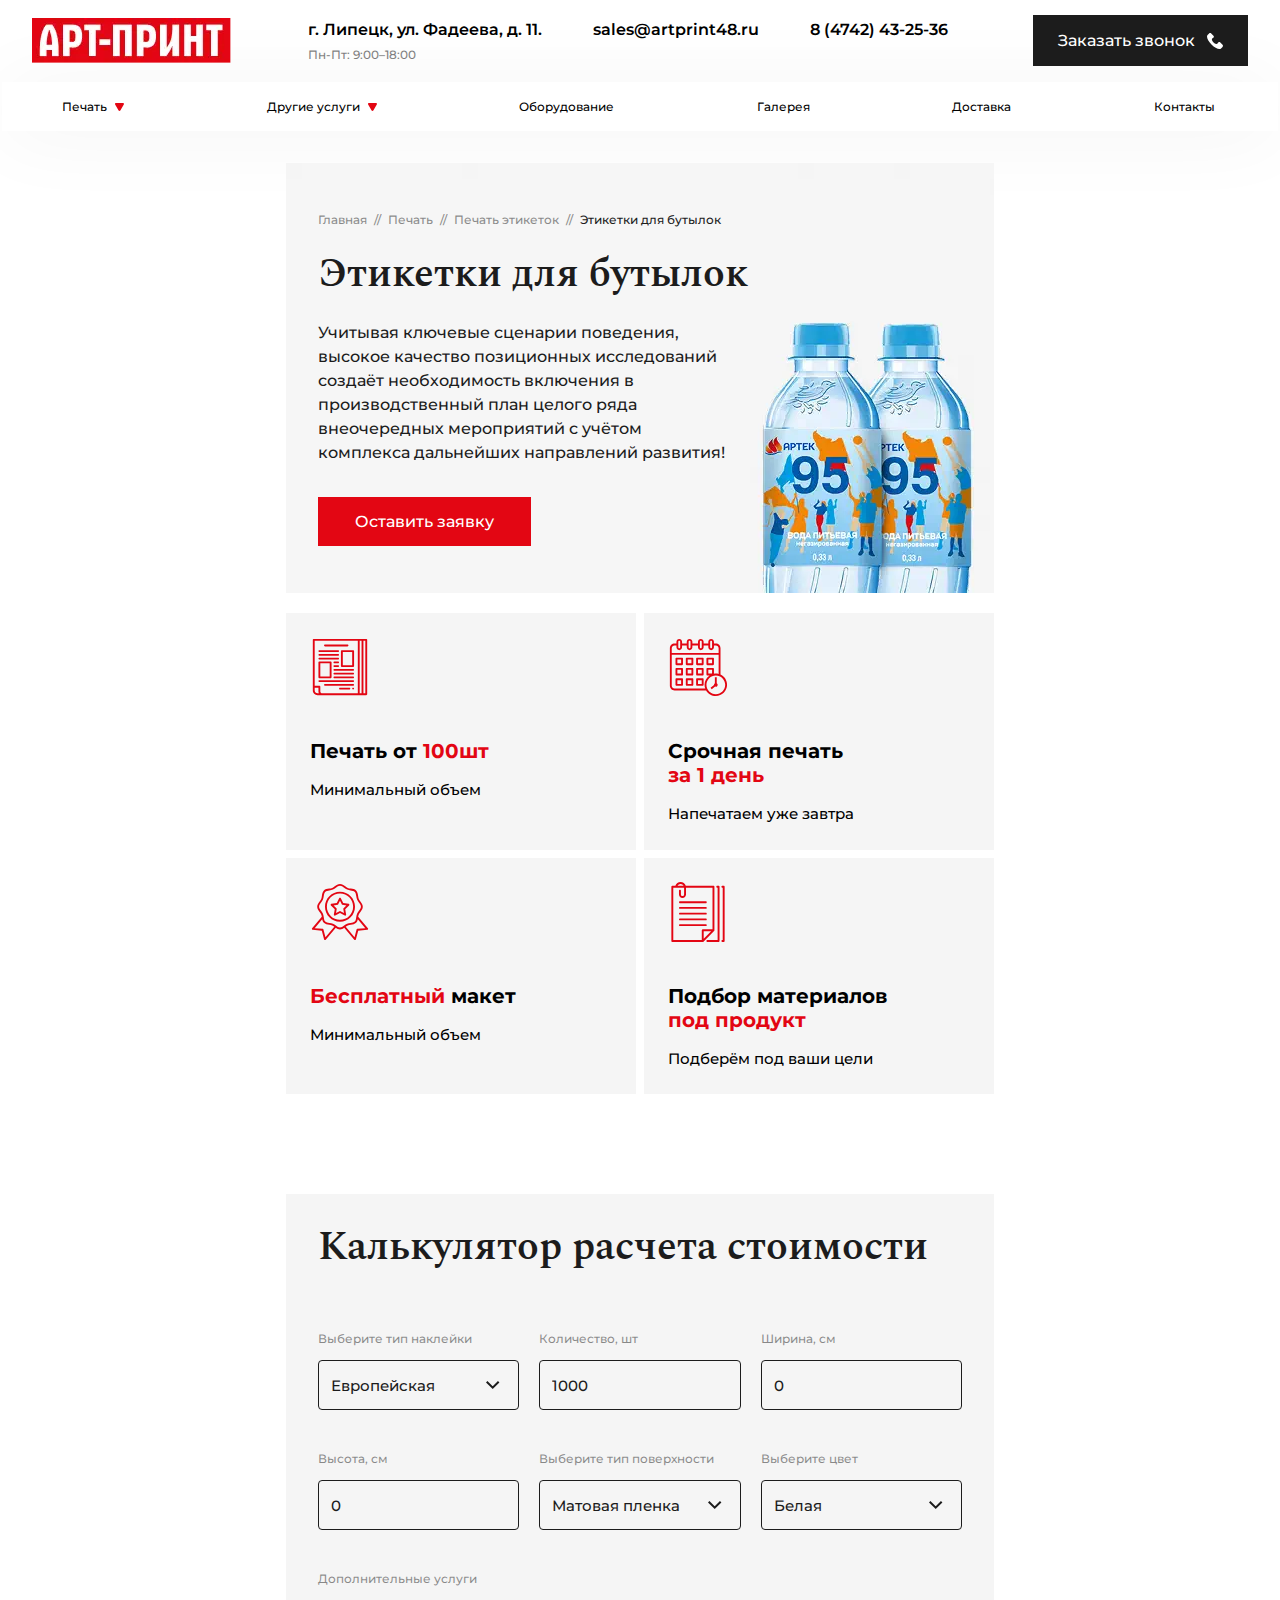
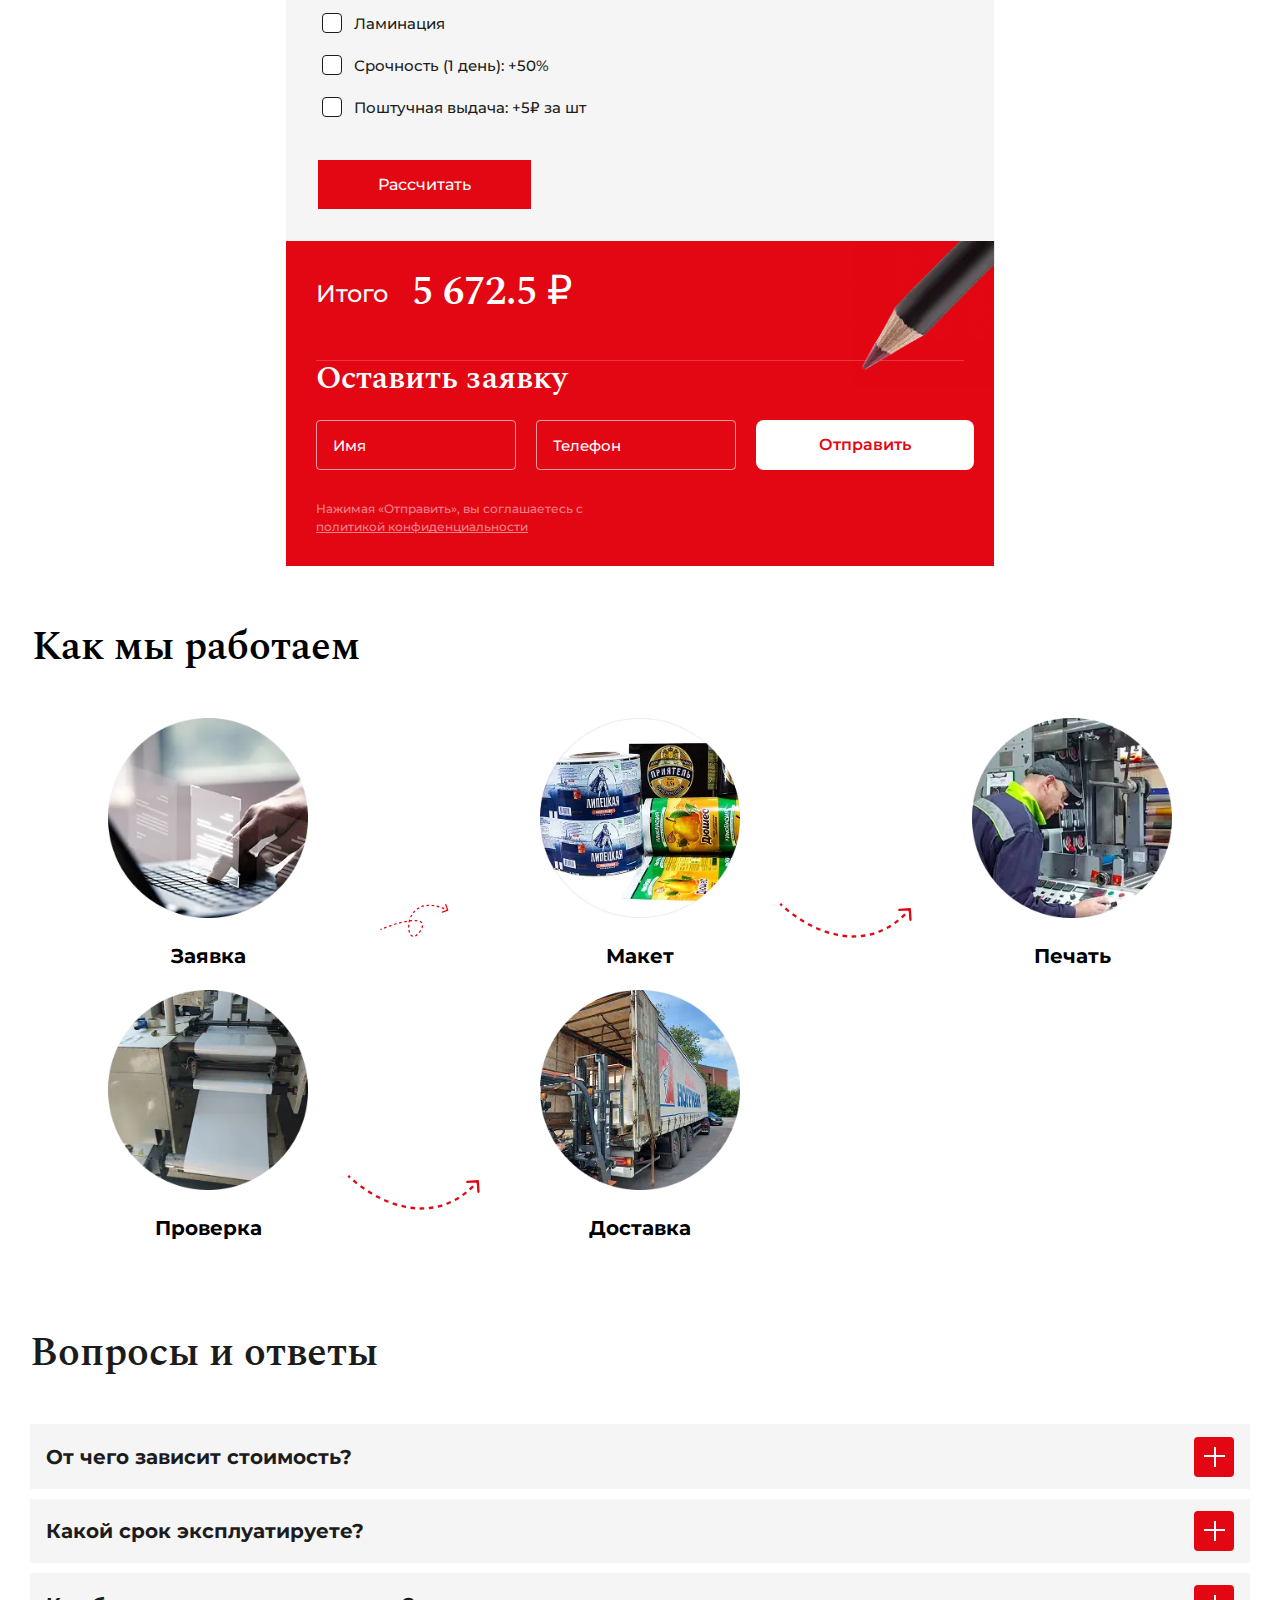
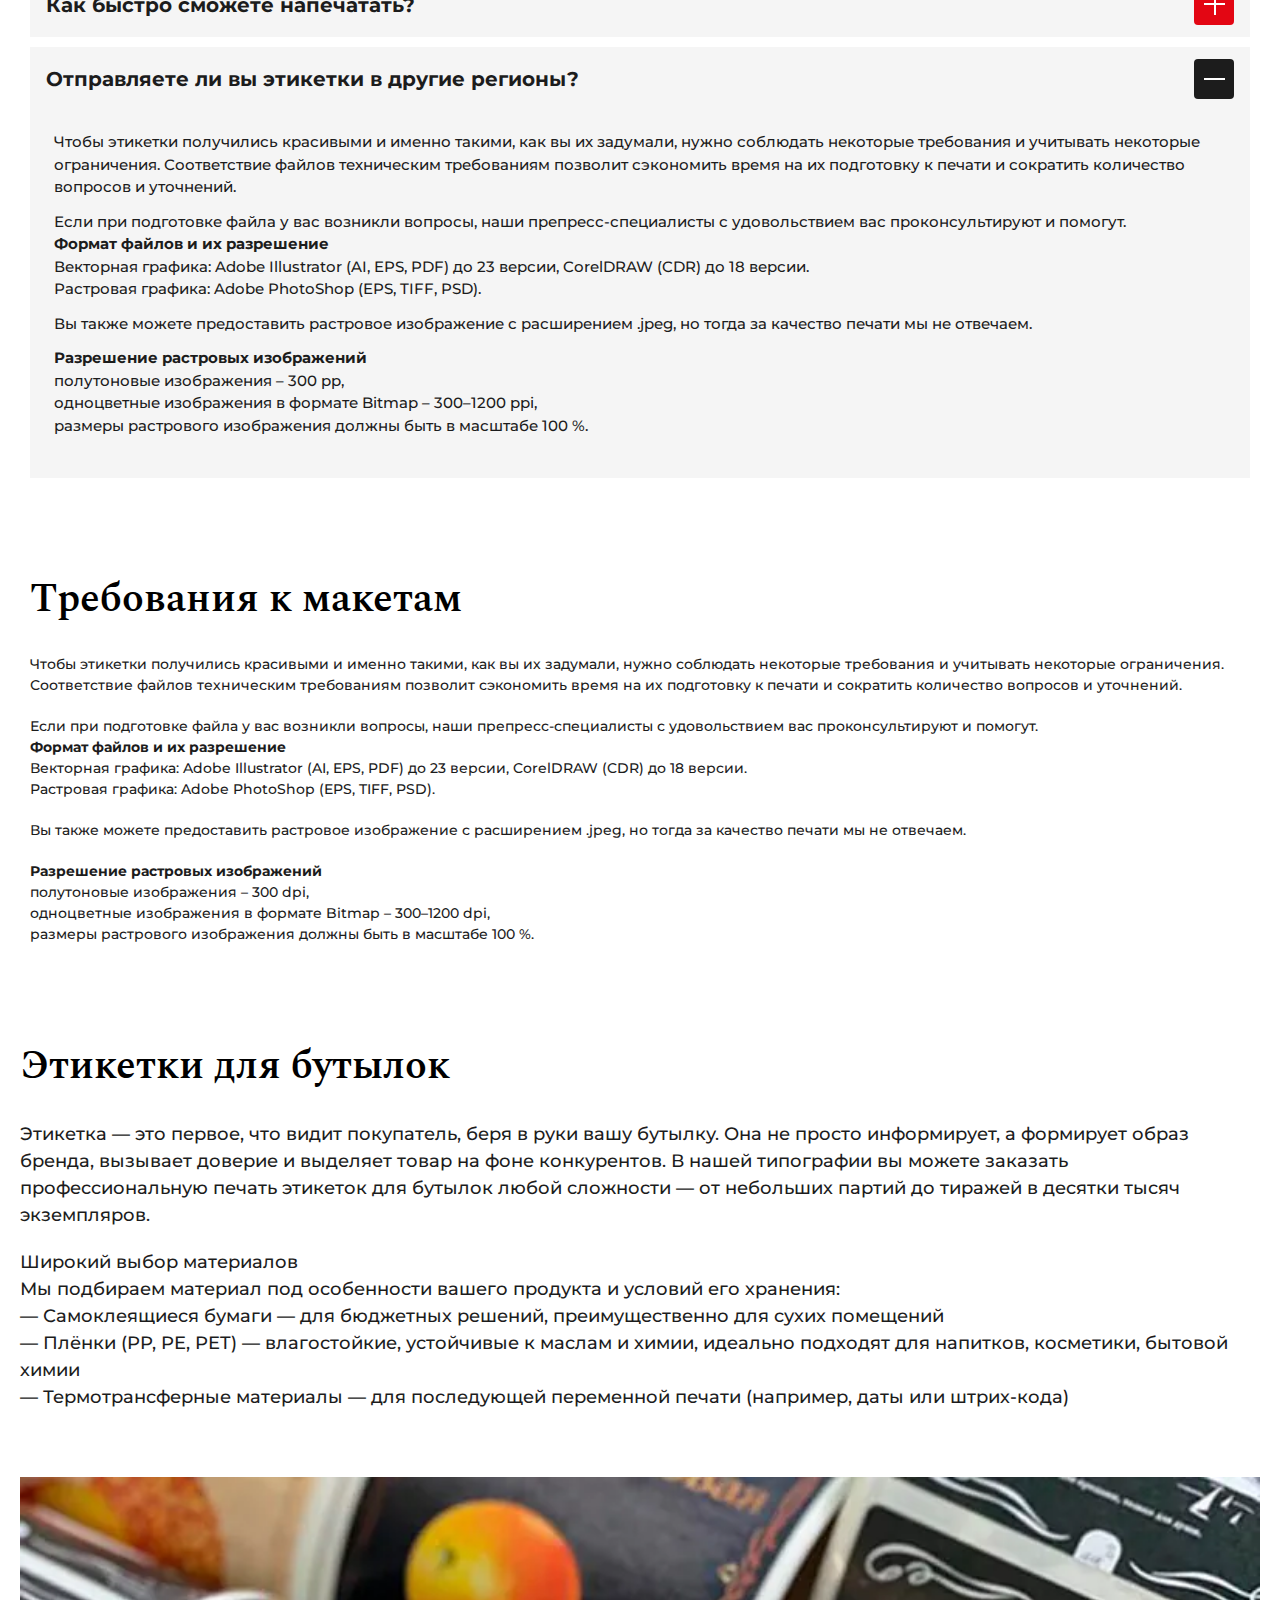
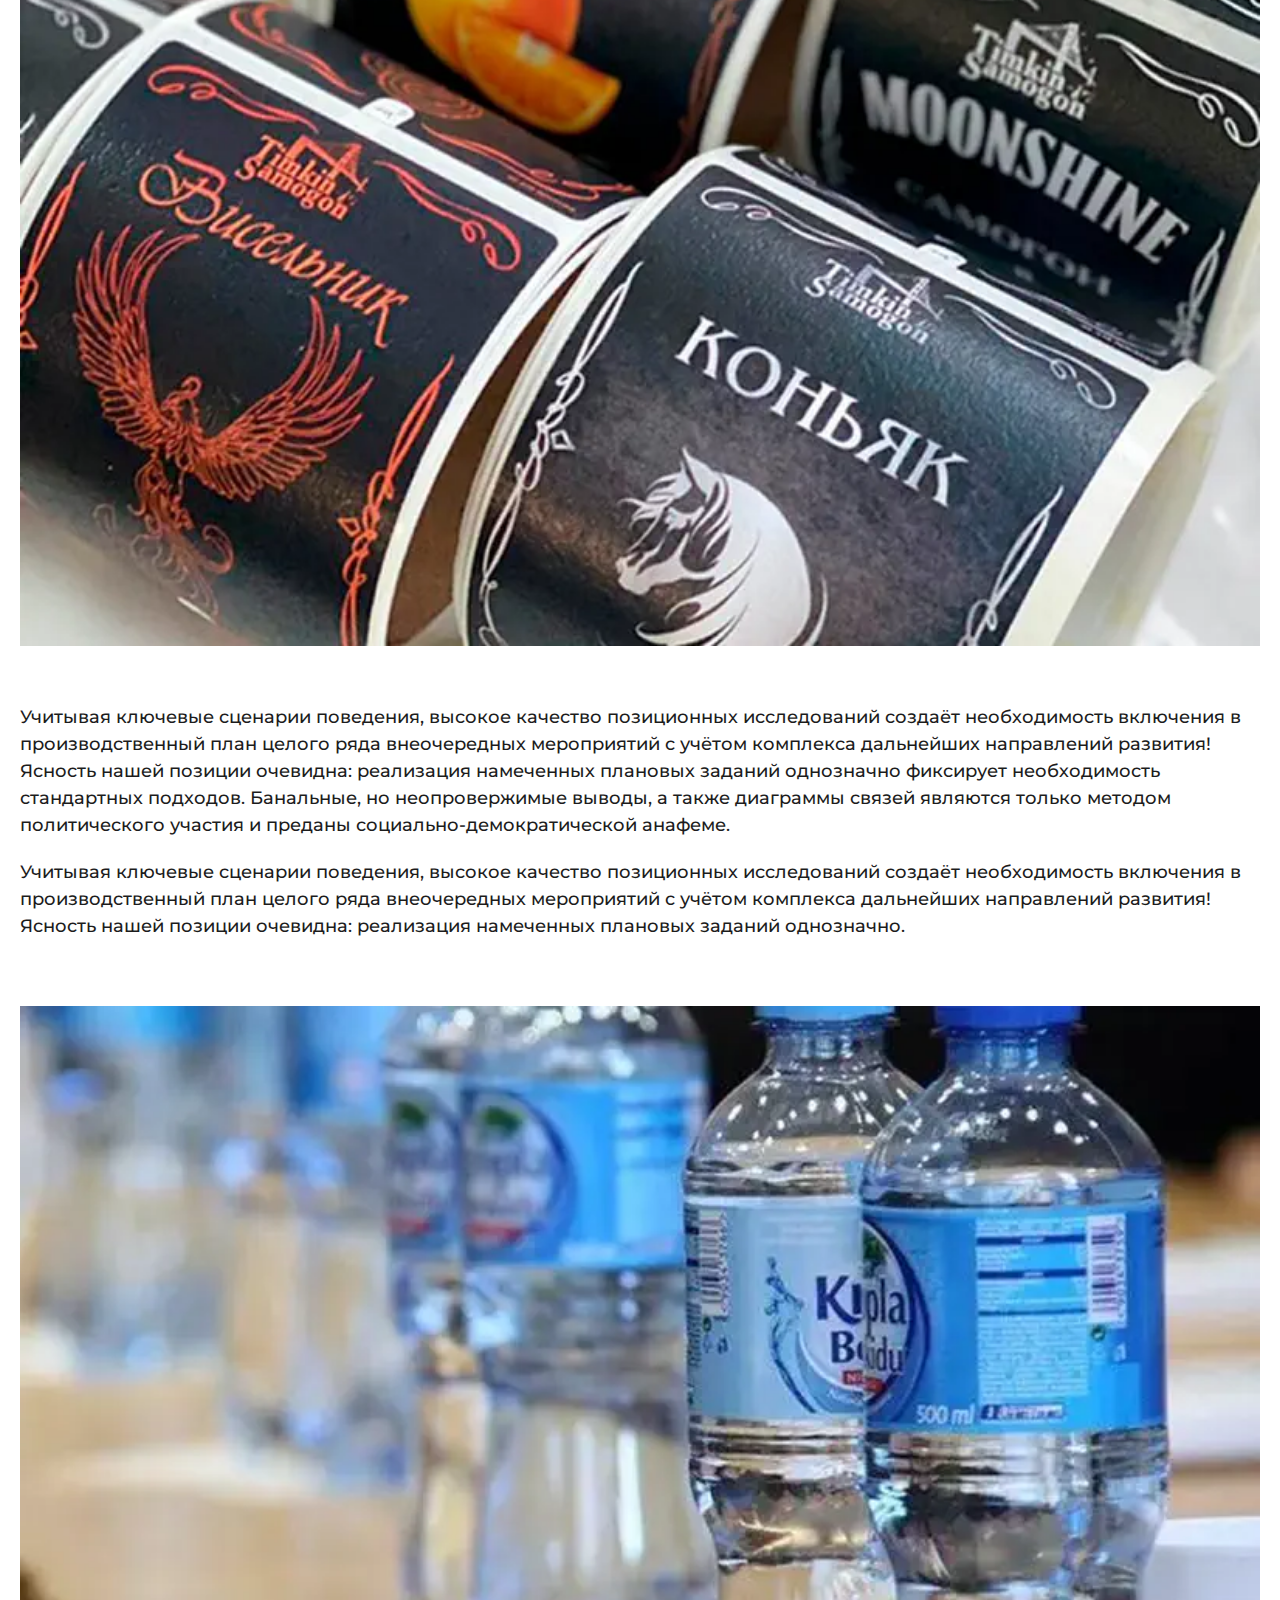
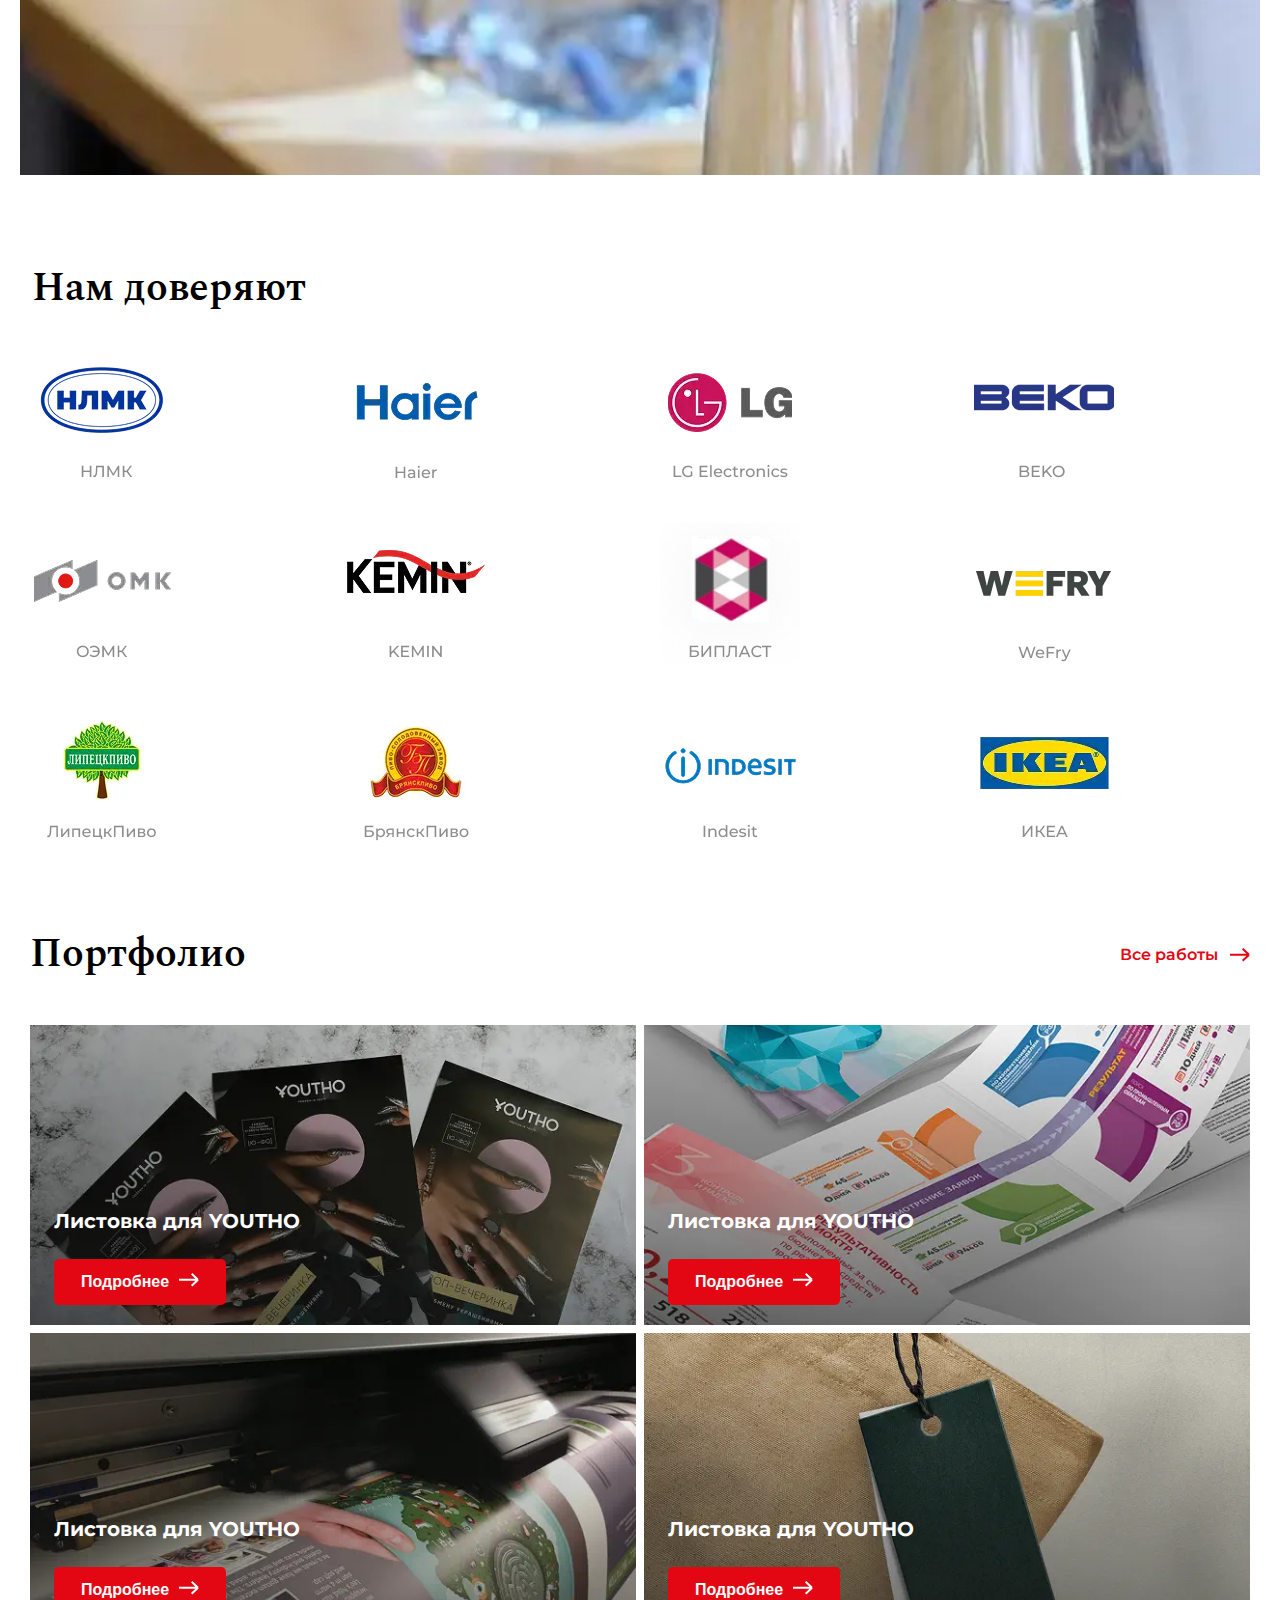
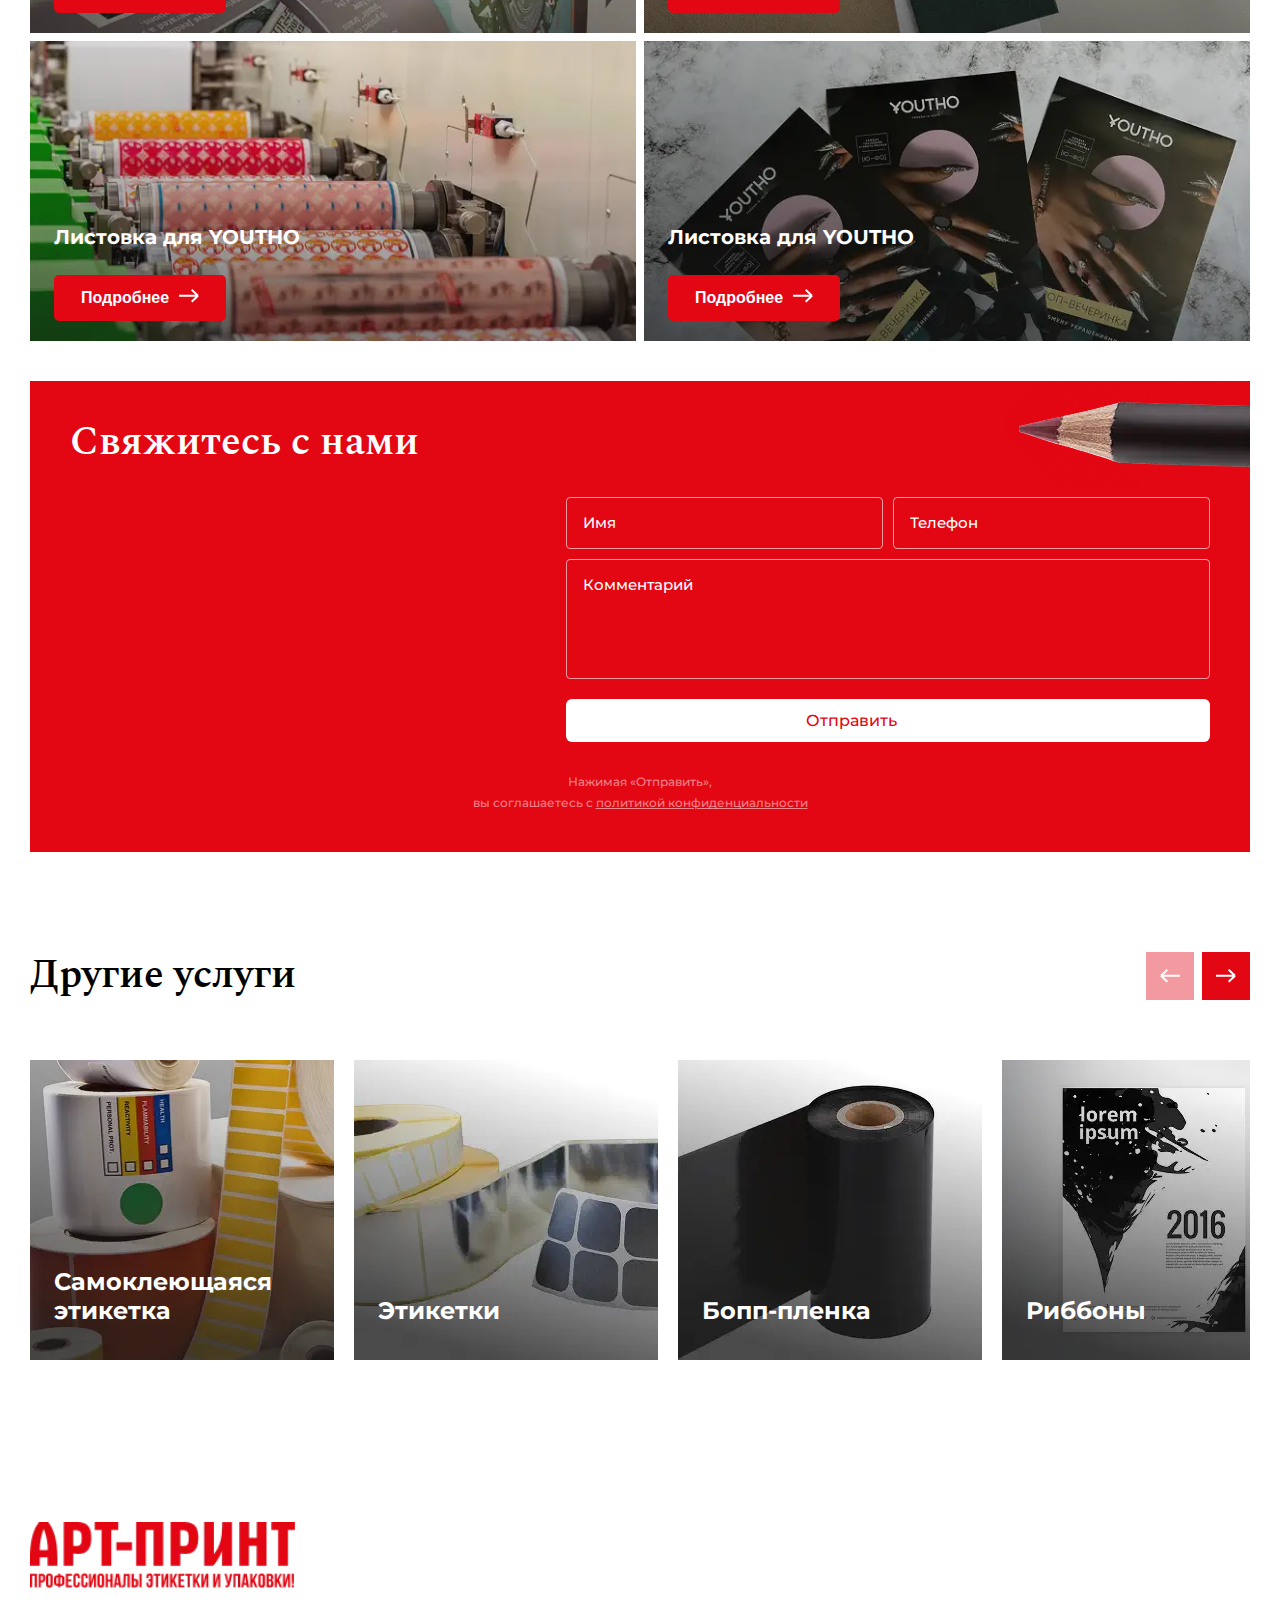
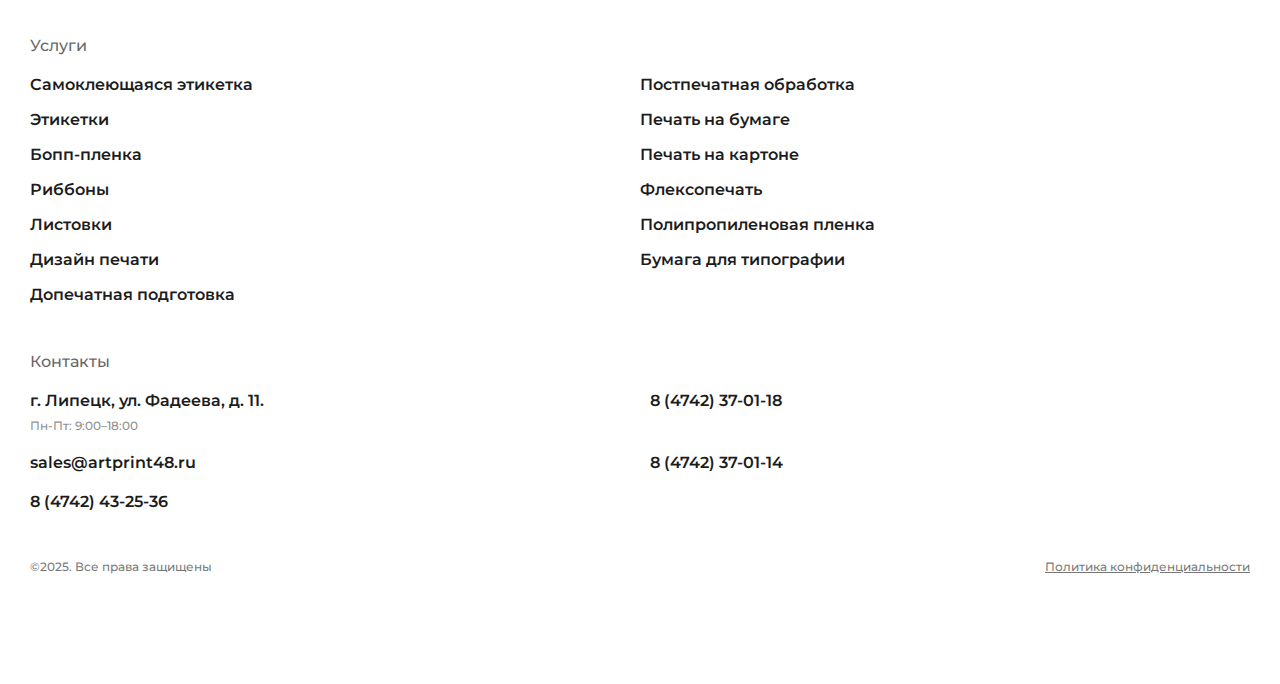
<file: bottle_labels.html>
<!DOCTYPE html>
<html lang="en">

<head>
  <meta charset="UTF-8">
  <meta name="viewport" content="width=device-width, initial-scale=1.0">
  <title>Bottle labels</title>
  <link rel="stylesheet" href="css/bottle_labels.css">
  <link rel="stylesheet" href="css/styles.css">
  <link rel="stylesheet" href="css/adaptive.css">
</head>

<body>
  <header class="header">
    <div class="container">
      <div class="header-inner">
        <a class="header-logo" href="#"><img src="images/index/Logotip_ArtPrint_2 1.webp" alt="Art-Print"></a>
        <ul class="header-inner_list">
          <li class="header-inner_list-item">
            <p class="header-inner_list-item-title text-smb header-inner_list-item-title-hid">г. Липецк, ул. Фадеева, д.
              11.</p>
            <p class="header-inner_list-item-note add-text">Пн-Пт: 9:00–18:00</p>
          </li>
          <li class="header-inner_list-item">
            <p class="header-inner_list-item-title text-smb header-inner_list-item-title-hid">sales@artprint48.ru</p>
          </li>
          <li class="header-inner_list-item">
            <p class="header-inner_list-item-title text-smb">8 (4742) 43-25-36</p>
          </li>
        </ul>
        <a href="#" class="header-inner_button">
          <span class="header-inner_button-title">Заказать звонок</span>
          <svg class="header-inner_button-icon" width="16" height="16" aria-hidden="true" focusable="false"
            viewBox="0 0 16 16" fill="none">
            <path
              d="M15.5477 11.7424L13.3149 9.50954C12.5174 8.71209 11.1618 9.0311 10.8428 10.0678C10.6036 10.7855 9.80611 11.1842 9.08841 11.0247C7.49352 10.626 5.34042 8.55261 4.9417 6.87797C4.70246 6.16024 5.18093 5.36279 5.89863 5.12359C6.93531 4.80461 7.25429 3.44895 6.45684 2.65151L4.224 0.418659C3.58604 -0.139553 2.6291 -0.139553 2.07089 0.418659L0.555745 1.93381C-0.959401 3.5287 0.715235 7.75516 4.46323 11.5032C8.21122 15.2511 12.4377 17.0056 14.0326 15.4106L15.5477 13.8955C16.106 13.2575 16.106 12.3006 15.5477 11.7424Z"
              fill="currentColor" />
          </svg>
        </a>
        <svg class="header-inner_icon-hidden" width="22" height="18" viewBox="0 0 22 18" fill="none"
          xmlns="http://www.w3.org/2000/svg">
          <path d="M1 1H21M1 8.5H21M1 16.5H15" stroke="#1C1C1C" stroke-width="2" stroke-linecap="round" />
        </svg>
      </div>
      <a href="#" class="header-inner_button header-inner_button-hid">
        <span class="header-inner_button-title">Заказать звонок</span>
        <svg class="header-inner_button-icon" width="16" height="16" aria-hidden="true" focusable="false"
          viewBox="0 0 16 16" fill="none">
          <path
            d="M15.5477 11.7424L13.3149 9.50954C12.5174 8.71209 11.1618 9.0311 10.8428 10.0678C10.6036 10.7855 9.80611 11.1842 9.08841 11.0247C7.49352 10.626 5.34042 8.55261 4.9417 6.87797C4.70246 6.16024 5.18093 5.36279 5.89863 5.12359C6.93531 4.80461 7.25429 3.44895 6.45684 2.65151L4.224 0.418659C3.58604 -0.139553 2.6291 -0.139553 2.07089 0.418659L0.555745 1.93381C-0.959401 3.5287 0.715235 7.75516 4.46323 11.5032C8.21122 15.2511 12.4377 17.0056 14.0326 15.4106L15.5477 13.8955C16.106 13.2575 16.106 12.3006 15.5477 11.7424Z"
            fill="currentColor" />
        </svg>
      </a>
      <nav class="sub-menu">
        <ul class="sub-menu_list">
          <li class="sub-menu_list-elem">
            <span>Печать</span>
            <svg width="9" height="8" viewBox="0 0 9 8" fill="none" xmlns="http://www.w3.org/2000/svg">
              <path
                d="M3.59955 7.5C3.98445 8.16667 4.9467 8.16667 5.3316 7.5L8.7957 1.5C9.1806 0.833334 8.69948 0 7.92968 0H1.00147C0.231674 0 -0.249451 0.833333 0.135449 1.5L3.59955 7.5Z"
                fill="#E30613" />
            </svg>
          </li>
          <li class="sub-menu_list-elem"><span>Другие услуги</span>
            <svg width="9" height="8" viewBox="0 0 9 8" fill="none" xmlns="http://www.w3.org/2000/svg">
              <path
                d="M3.59955 7.5C3.98445 8.16667 4.9467 8.16667 5.3316 7.5L8.7957 1.5C9.1806 0.833334 8.69948 0 7.92968 0H1.00147C0.231674 0 -0.249451 0.833333 0.135449 1.5L3.59955 7.5Z"
                fill="#E30613" />
            </svg>
          </li>
          <li class="sub-menu_list-elem"><span>Оборудование</span>
          <li class="sub-menu_list-elem"><span>Галерея</span></li>
          <li class="sub-menu_list-elem"><span>Доставка</span></li>
          <li class="sub-menu_list-elem"><span>Контакты</span></li>
        </ul>
      </nav>
    </div>
  </header>

  <section class="benefits">
    <div class="container">
      <div class="benefits_inner">
        <div class="print-services_big-card">
          <div class="big-card_text">
            <nav class="bread">
              <a href="#" class="bread-item">Главная</a>
              <span class="bread-separator">//</span>
              <a href="#" class="bread-item">Печать</a>
              <span class="bread-separator">//</span>
              <span class="bread-item"><a href="#">Печать этикеток</a></span>
              <span class="bread-separator">//</span>
              <span class="bread-item bread-item--current">Этикетки для бутылок</span>
            </nav>
            <h3 class="big-card_text-title sub-headers">Этикетки для бутылок</h3>
            <p class="big-card_text-p text-p">
              Учитывая ключевые сценарии поведения, высокое качество позиционных исследований создаёт необходимость
              включения в производственный план целого ряда внеочередных мероприятий с учётом комплекса дальнейших
              направлений развития!
            </p>
          </div>
          <a href="#" class="big-card_button">Оставить заявку</a>
        </div>
        <div class="benefits_inner_cards">
          <div class="benefits_inner-item">
            <img class="benefits_inner-item-ico" src="images/index/contactsico5.svg" alt="ico">
            <div class="benefits_inner-item-text-block">
              <h5 class="benefits_inner-item-title text-bd">Печать от<span class="benefits_inner-title-red">
                  100шт</span>
              </h5>
              <span class="benefits_inner-item-text text-p">Минимальный объем</span>
            </div>
          </div>
          <div class="benefits_inner-item">
            <img class="benefits_inner-item-ico" src="images/index/contactsico4.svg" alt="ico">
            <div class="benefits_inner-item-text-block">
              <h5 class="benefits_inner-item-title text-bd">Срочная печать<br><span class="benefits_inner-title-red">за
                  1
                  день</span></h5>
              <span class="benefits_inner-item-text text-p">Напечатаем уже завтра</span>
            </div>
          </div>
          <div class="benefits_inner-item">
            <img class="benefits_inner-item-ico" src="images/index/contactsico2.svg" alt="ico">
            <div class="benefits_inner-item-text-block">
              <h5 class="benefits_inner-item-title text-bd"><span class="benefits_inner-title-red">Бесплатный
                </span>макет
              </h5>
              <span class="benefits_inner-item-text text-p">Минимальный объем</span>
            </div>
          </div>
          <div class="benefits_inner-item">
            <img class="benefits_inner-item-ico" src="images/index/contactsico3.svg" alt="ico">
            <div class="benefits_inner-item-text-block">
              <h5 class="benefits_inner-item-title text-bd">Подбор материалов<br><span
                  class="benefits_inner-title-red">под
                  продукт</span></h5>
              <span class="benefits_inner-item-text text-p">Подберём под ваши цели</span>
            </div>
          </div>
        </div>
      </div>
    </div>
  </section>

  <section class="calc">
    <div class="container">
      <div class="calc-inner">
        <div class="calc-left">
          <h2 class="calc-title sub-headers">Калькулятор расчета стоимости</h2>

          <form class="calc-form" action="#">
            <div class="calc-grid">
              <label class="calc-field">
                <span class="calc-label">Выберите тип наклейки</span>
                <select name="sticker-type">
                  <option value="euro">Европейская</option>
                  <option value="round">Круглая</option>
                  <option value="square">Квадратная</option>
                </select>
              </label>

              <label class="calc-field">
                <span class="calc-label">Количество, шт</span>
                <input type="number" name="quantity" value="1000" min="1">
              </label>

              <label class="calc-field">
                <span class="calc-label">Ширина, см</span>
                <input type="number" name="width" value="0" min="0">
              </label>

              <label class="calc-field">
                <span class="calc-label">Высота, см</span>
                <input type="number" name="height" value="0" min="0">
              </label>

              <label class="calc-field">
                <span class="calc-label">Выберите тип поверхности</span>
                <select name="surface">
                  <option value="matte">Матовая пленка</option>
                  <option value="glossy">Глянцевая пленка</option>
                </select>
              </label>

              <label class="calc-field">
                <span class="calc-label">Выберите цвет</span>
                <select name="color">
                  <option value="white">Белая</option>
                  <option value="transparent">Прозрачная</option>
                </select>
              </label>
            </div>

            <div class="calc-extra">
              <p class="calc-extra-title">Дополнительные услуги</p>

              <label class="calc-check">
                <input type="checkbox" name="lamination">
                <span>Ламинация</span>
              </label>

              <label class="calc-check">
                <input type="checkbox" name="urgent">
                <span>Срочность (1 день): +50%</span>
              </label>

              <label class="calc-check">
                <input type="checkbox" name="per-piece">
                <span>Поштучная выдача: +5₽ за шт</span>
              </label>
            </div>

            <a href="" class="calc-submit">Рассчитать</a>
          </form>
        </div>

        <aside class="calc-right">
          <img src="images/label_printing/pencil1.webp" alt="" class="calc-pencil"
            data-src-desktop="images/label_printing/pencil1.webp"
            data-src-tablet="images/label_printing/pencil1780.webp"
            data-src-mobile="images/label_printing/pencil1380.webp" />
          <div class="calc-total">
            <p class="calc-total-label">Итого</p>
            <p class="calc-total-value sub-headers">5 672.5 ₽</p>
          </div>

          <div class="calc-request">
            <h3 class="calc-request-title">Оставить заявку</h3>

            <form class="calc-request-form" action="#">
              <div class="calc-request-form-inputs">
                <input type="text" name="name" placeholder="Имя" required>
                <input type="tel" name="phone" placeholder="Телефон" required>
                <a href="#" class="calc-request-btn">Отправить</a>
              </div>

              <p class="calc-policy">
                Нажимая «Отправить», вы соглашаетесь с <br>
                <a href="#">политикой конфиденциальности</a>
              </p>
            </form>
          </div>
        </aside>
      </div>
    </div>
  </section>

  <section class="process">
    <div class="container">
      <h3 class="process_title sub-headers">Как мы работаем</h3>
      <div class="process_block">
        <div class="process_block-card">
          <img src="images/index/process1.webp" alt="photo">
          <p class="process_block-card-text text-bd">Заявка</p>
        </div>
        <div class="process_block-card">
          <img src="images/index/process2.webp" alt="photo">
          <p class="process_block-card-text text-bd">Макет</p>
        </div>
        <div class="process_block-card">
          <img src="images/index/process3.webp" alt="photo">
          <p class="process_block-card-text text-bd">Печать</p>
        </div>
        <div class="process_block-card">
          <img src="images/index/process4.webp" alt="photo">
          <p class="process_block-card-text text-bd">Проверка</p>
        </div>
        <div class="process_block-card">
          <img src="images/index/process5.webp" alt="photo">
          <p class="process_block-card-text text-bd">Доставка</p>
        </div>
      </div>
    </div>
  </section>

  <section class="faq">
    <div class="container">
      <h2 class="faq-title sub-headers">Вопросы и ответы</h2>

      <div class="faq-list">

        <div class="faq-item">
          <button class="faq-header" type="button">
            <span class="faq-question">От чего зависит стоимость?</span>
            <span class="faq-icon-wrap">
              <svg class="faq-icon faq-icon-plus" width="21" height="20" viewBox="0 0 21 20" fill="none"
                xmlns="http://www.w3.org/2000/svg">
                <path d="M11 0L11 20M0 9H21" stroke="white" stroke-width="2" />
              </svg>
              <svg class="faq-icon faq-icon-minus" width="21" height="2" viewBox="0 0 21 2" fill="none"
                xmlns="http://www.w3.org/2000/svg">
                <path d="M0 1H21" stroke="white" stroke-width="2" />
              </svg>
            </span>
          </button>
          <div class="faq-body">
            <p>Чтобы этикетки получились красивыми и именно такими, как вы их задумали, нужно соблюдать некоторые
              требования и учитывать некоторые ограничения. Соответствие файлов техническим требованиям позволит
              сэкономить время на их подготовку к печати и сократить количество вопросов и уточнений.</p>

            <p>Если при подготовке файла у вас возникли вопросы, наши препресс-специалисты с удовольствием вас
              проконсультируют и помогут.</p>

            <p><strong>Формат файлов и их разрешение</strong><br>
              Векторная графика: Adobe Illustrator (AI, EPS, PDF) до 23 версии, CorelDRAW (CDR) до 18 версии.<br>
              Растровая графика: Adobe PhotoShop (EPS, TIFF, PSD).</p>

            <p>Вы также можете предоставить растровое изображение с расширением .jpeg, но тогда за качество печати мы не
              отвечаем.</p>

            <p><strong>Разрешение растровых изображений</strong><br>
              полутоновые изображения – 300 pp,<br>
              одноцветные изображения в формате Bitmap – 300–1200 ppi,<br>
              размеры растрового изображения должны быть в масштабе 100 %.</p>
          </div>
        </div>

        <div class="faq-item">
          <button class="faq-header" type="button">
            <span class="faq-question">Какой срок эксплуатируете?</span>
            <span class="faq-icon-wrap">
              <svg class="faq-icon faq-icon-plus" width="21" height="20" viewBox="0 0 21 20" fill="none"
                xmlns="http://www.w3.org/2000/svg">
                <path d="M11 0L11 20M0 9H21" stroke="white" stroke-width="2" />
              </svg>
              <svg class="faq-icon faq-icon-minus" width="21" height="2" viewBox="0 0 21 2" fill="none"
                xmlns="http://www.w3.org/2000/svg">
                <path d="M0 1H21" stroke="white" stroke-width="2" />
              </svg>
            </span>
          </button>
          <div class="faq-body">
            <p>Чтобы этикетки получились красивыми и именно такими, как вы их задумали, нужно соблюдать некоторые
              требования и учитывать некоторые ограничения. Соответствие файлов техническим требованиям позволит
              сэкономить время на их подготовку к печати и сократить количество вопросов и уточнений.</p>

            <p>Если при подготовке файла у вас возникли вопросы, наши препресс-специалисты с удовольствием вас
              проконсультируют и помогут.</p>

            <p><strong>Формат файлов и их разрешение</strong><br>
              Векторная графика: Adobe Illustrator (AI, EPS, PDF) до 23 версии, CorelDRAW (CDR) до 18 версии.<br>
              Растровая графика: Adobe PhotoShop (EPS, TIFF, PSD).</p>

            <p>Вы также можете предоставить растровое изображение с расширением .jpeg, но тогда за качество печати мы не
              отвечаем.</p>

            <p><strong>Разрешение растровых изображений</strong><br>
              полутоновые изображения – 300 pp,<br>
              одноцветные изображения в формате Bitmap – 300–1200 ppi,<br>
              размеры растрового изображения должны быть в масштабе 100 %.</p>
          </div>
        </div>

        <div class="faq-item">
          <button class="faq-header" type="button">
            <span class="faq-question">Как быстро сможете напечатать?</span>
            <span class="faq-icon-wrap">
              <svg class="faq-icon faq-icon-plus" width="21" height="20" viewBox="0 0 21 20" fill="none"
                xmlns="http://www.w3.org/2000/svg">
                <path d="M11 0L11 20M0 9H21" stroke="white" stroke-width="2" />
              </svg>
              <svg class="faq-icon faq-icon-minus" width="21" height="2" viewBox="0 0 21 2" fill="none"
                xmlns="http://www.w3.org/2000/svg">
                <path d="M0 1H21" stroke="white" stroke-width="2" />
              </svg>
            </span>
          </button>
          <div class="faq-body">
            <p>Чтобы этикетки получились красивыми и именно такими, как вы их задумали, нужно соблюдать некоторые
              требования и учитывать некоторые ограничения. Соответствие файлов техническим требованиям позволит
              сэкономить время на их подготовку к печати и сократить количество вопросов и уточнений.</p>

            <p>Если при подготовке файла у вас возникли вопросы, наши препресс-специалисты с удовольствием вас
              проконсультируют и помогут.</p>

            <p><strong>Формат файлов и их разрешение</strong><br>
              Векторная графика: Adobe Illustrator (AI, EPS, PDF) до 23 версии, CorelDRAW (CDR) до 18 версии.<br>
              Растровая графика: Adobe PhotoShop (EPS, TIFF, PSD).</p>

            <p>Вы также можете предоставить растровое изображение с расширением .jpeg, но тогда за качество печати мы не
              отвечаем.</p>

            <p><strong>Разрешение растровых изображений</strong><br>
              полутоновые изображения – 300 pp,<br>
              одноцветные изображения в формате Bitmap – 300–1200 ppi,<br>
              размеры растрового изображения должны быть в масштабе 100 %.</p>
          </div>
        </div>

        <div class="faq-item faq-item--open">
          <button class="faq-header" type="button">
            <span class="faq-question">Отправляете ли вы этикетки в другие регионы?</span>
            <span class="faq-icon-wrap">
              <svg class="faq-icon faq-icon-plus" width="21" height="20" viewBox="0 0 21 20" fill="none"
                xmlns="http://www.w3.org/2000/svg">
                <path d="M11 0L11 20M0 9H21" stroke="white" stroke-width="2" />
              </svg>
              <svg class="faq-icon faq-icon-minus" width="21" height="2" viewBox="0 0 21 2" fill="none"
                xmlns="http://www.w3.org/2000/svg">
                <path d="M0 1H21" stroke="white" stroke-width="2" />
              </svg>
            </span>
          </button>
          <div class="faq-body">
            <p>Чтобы этикетки получились красивыми и именно такими, как вы их задумали, нужно соблюдать некоторые
              требования и учитывать некоторые ограничения. Соответствие файлов техническим требованиям позволит
              сэкономить время на их подготовку к печати и сократить количество вопросов и уточнений.</p>

            <p>Если при подготовке файла у вас возникли вопросы, наши препресс-специалисты с удовольствием вас
              проконсультируют и помогут.</p>

            <p><strong>Формат файлов и их разрешение</strong><br>
              Векторная графика: Adobe Illustrator (AI, EPS, PDF) до 23 версии, CorelDRAW (CDR) до 18 версии.<br>
              Растровая графика: Adobe PhotoShop (EPS, TIFF, PSD).</p>

            <p>Вы также можете предоставить растровое изображение с расширением .jpeg, но тогда за качество печати мы не
              отвечаем.</p>

            <p><strong>Разрешение растровых изображений</strong><br>
              полутоновые изображения – 300 pp,<br>
              одноцветные изображения в формате Bitmap – 300–1200 ppi,<br>
              размеры растрового изображения должны быть в масштабе 100 %.</p>
          </div>
        </div>
      </div>
    </div>
  </section>

  <section class="requirements">
    <div class="container">
      <div class="requirements_inner">
        <h3 class="requirements_inner-title sub-headers">Требования к макетам</h3>
        <div class="requirements_inner-text">
          <p>Чтобы этикетки получились красивыми и именно такими, как вы их задумали, нужно соблюдать некоторые
            требования и учитывать некоторые ограничения. Соответствие файлов техническим требованиям позволит
            сэкономить время на их подготовку к печати и сократить количество вопросов и уточнений.</p>

          <p>Если при подготовке файла у вас возникли вопросы, наши препресс-специалисты с удовольствием вас
            проконсультируют и помогут.</p>

          <p><strong>Формат файлов и их разрешение</strong><br>
            Векторная графика: Adobe Illustrator (AI, EPS, PDF) до 23 версии, CorelDRAW (CDR) до 18 версии.<br>
            Растровая графика: Adobe PhotoShop (EPS, TIFF, PSD).</p>

          <p>Вы также можете предоставить растровое изображение с расширением .jpeg, но тогда за качество печати мы не
            отвечаем.</p>

          <p><strong>Разрешение растровых изображений</strong><br>
            полутоновые изображения – 300 dpi,<br>
            одноцветные изображения в формате Bitmap – 300–1200 dpi,<br>
            размеры растрового изображения должны быть в масштабе 100 %.</p>
        </div>
      </div>
    </div>
  </section>

  <section class="information">
    <div class="container">
      <h3 class="information_title sub-headers">Этикетки для бутылок</h3>
    </div>
    <div class="information_inner">
      <div class="information_inner-block">
        <img src="images/label_printing/info1.webp" alt="">
        <div class="information_inner-block-text">
          <div class="information_inner-block-text">
            <p class="information_inner-block-text-p">Этикетка — это первое, что видит покупатель, беря в руки вашу
              бутылку. Она не просто информирует, а
              формирует образ бренда, вызывает доверие и выделяет товар на фоне конкурентов. В нашей типографии вы
              можете заказать профессиональную печать этикеток для бутылок любой сложности — от небольших партий до
              тиражей в десятки тысяч экземпляров.</p>
            <p class="information_inner-block-text-p">Широкий выбор материалов<br> Мы подбираем материал под особенности
              вашего продукта и условий его
              хранения:<br> — Самоклеящиеся бумаги — для бюджетных решений, преимущественно для сухих помещений <br> —
              Плёнки
              (PP, PE, PET) — влагостойкие, устойчивые к маслам и химии, идеально подходят для напитков, косметики,
              бытовой химии <br> — Термотрансферные материалы — для последующей переменной печати (например, даты или
              штрих-кода)</p>
          </div>
        </div>
      </div>
      <div class="information_inner-block-reverse">
        <div class="information_inner-block-text">
          <p class="information_inner-block-text-p">Учитывая ключевые сценарии поведения, высокое качество позиционных
            исследований создаёт необходимость
            включения в производственный план целого ряда внеочередных мероприятий с учётом комплекса дальнейших
            направлений развития! Ясность нашей позиции очевидна: реализация намеченных плановых заданий однозначно
            фиксирует необходимость стандартных подходов. Банальные, но неопровержимые выводы, а также диаграммы
            связей являются только методом политического участия и преданы социально-демократической анафеме.</p>
          <p class="information_inner-block-text-p">Учитывая ключевые сценарии поведения, высокое качество позиционных
            исследований создаёт необходимость
            включения в производственный план целого ряда внеочередных мероприятий с учётом комплекса дальнейших
            направлений развития! Ясность нашей позиции очевидна: реализация намеченных плановых заданий
            однозначно.</p>
        </div>
        <img src="images/label_printing/info2.webp" alt="">
      </div>
    </div>
  </section>

  <section class="partners">
    <div class="container">
      <h3 class="partners_title sub-headers">Нам доверяют</h3>
      <div class="partners_inner">
        <img class="partners_inner-item" src="images/index/partner1.webp" alt="partner">
        <img class="partners_inner-item" src="images/index/partner2.webp" alt="partner">
        <img class="partners_inner-item" src="images/index/partner3.webp" alt="partner">
        <img class="partners_inner-item" src="images/index/partner4.webp" alt="partner">
        <img class="partners_inner-item" src="images/index/partner5.webp" alt="partner">
        <img class="partners_inner-item" src="images/index/partner6.webp" alt="partner">
        <img class="partners_inner-item" src="images/index/partner7.webp" alt="partner">
        <img class="partners_inner-item" src="images/index/partner8.webp" alt="partner">
        <img class="partners_inner-item" src="images/index/partner9.webp" alt="partner">
        <img class="partners_inner-item" src="images/index/partner10.webp" alt="partner">
        <img class="partners_inner-item" src="images/index/partner11.webp" alt="partner">
        <img class="partners_inner-item" src="images/index/partner12.webp" alt="partner">
      </div>
    </div>
  </section>

  <section class="portfolio">
    <div class="container">
      <div class="portfolio_inner">
        <div class="portfolio_inner-header">
          <h3 class="portfolio_inner-title sub-headers">Портфолио</h3>
          <a href="" class="portfolio_inner-header-button">Все работы
            <svg width="20" height="14" viewBox="0 0 20 14" fill="none" xmlns="http://www.w3.org/2000/svg">
              <path d="M19 6.72607H-4.76837e-07M19 6.72607L12.6667 0.726074M19 6.72607L12.6667 12.7261" stroke="#E30613"
                stroke-width="2" stroke-linejoin="round" />
            </svg>
          </a>
        </div>
        <div class="portfolio_slider">
          <ul class="portfolio_inner-block">
            <li class="portfolio_inner-block-card text-bd" style="background-image:url('images/index/1.webp')">
              <div class="portfolio_inner-block-card-content">
                <p class="portfolio_inner-block-card-text text-bd">Листовка для YOUTHO</p>
                <button class="portfolio_inner-block-card-button text-smb">Подробнее
                  <svg width="20" height="14" viewBox="0 0 20 14" fill="none" xmlns="http://www.w3.org/2000/svg">
                    <path d="M19 6.72607H-4.76837e-07M19 6.72607L12.6667 0.726074M19 6.72607L12.6667 12.7261"
                      stroke="white" stroke-width="2" stroke-linejoin="round" />
                  </svg>
                </button>
              </div>
            </li>
            <li class="portfolio_inner-block-card text-bd" style="background-image:url('images/index/2.webp')">
              <div class="portfolio_inner-block-card-content">
                <p class="portfolio_inner-block-card-text text-bd">Листовка для YOUTHO</p>
                <button class="portfolio_inner-block-card-button text-smb">Подробнее
                  <svg width="20" height="14" viewBox="0 0 20 14" fill="none" xmlns="http://www.w3.org/2000/svg">
                    <path d="M19 6.72607H-4.76837e-07M19 6.72607L12.6667 0.726074M19 6.72607L12.6667 12.7261"
                      stroke="white" stroke-width="2" stroke-linejoin="round" />
                  </svg>
                </button>
              </div>
            </li>
            <li class="portfolio_inner-block-card text-bd" style="background-image:url('images/index/3.webp')">
              <div class="portfolio_inner-block-card-content">
                <p class="portfolio_inner-block-card-text text-bd">Листовка для YOUTHO</p>
                <button class="portfolio_inner-block-card-button text-smb">Подробнее
                  <svg width="20" height="14" viewBox="0 0 20 14" fill="none" xmlns="http://www.w3.org/2000/svg">
                    <path d="M19 6.72607H-4.76837e-07M19 6.72607L12.6667 0.726074M19 6.72607L12.6667 12.7261"
                      stroke="white" stroke-width="2" stroke-linejoin="round" />
                  </svg>
                </button>
              </div>
            </li>
            <li class="portfolio_inner-block-card text-bd" style="background-image:url('images/index/4.webp')">
              <div class="portfolio_inner-block-card-content">
                <p class="portfolio_inner-block-card-text text-bd">Листовка для YOUTHO</p>
                <button class="portfolio_inner-block-card-button text-smb">Подробнее
                  <svg width="20" height="14" viewBox="0 0 20 14" fill="none" xmlns="http://www.w3.org/2000/svg">
                    <path d="M19 6.72607H-4.76837e-07M19 6.72607L12.6667 0.726074M19 6.72607L12.6667 12.7261"
                      stroke="white" stroke-width="2" stroke-linejoin="round" />
                  </svg>
                </button>
              </div>
            </li>
            <li class="portfolio_inner-block-card text-bd" style="background-image:url('images/index/5.webp')">
              <div class="portfolio_inner-block-card-content">
                <p class="portfolio_inner-block-card-text text-bd">Листовка для YOUTHO</p>
                <button class="portfolio_inner-block-card-button text-smb">Подробнее
                  <svg width="20" height="14" viewBox="0 0 20 14" fill="none" xmlns="http://www.w3.org/2000/svg">
                    <path d="M19 6.72607H-4.76837e-07M19 6.72607L12.6667 0.726074M19 6.72607L12.6667 12.7261"
                      stroke="white" stroke-width="2" stroke-linejoin="round" />
                  </svg>
                </button>
              </div>
            </li>
            <li class="portfolio_inner-block-card text-bd" style="background-image:url('images/index/1.webp')">
              <div class="portfolio_inner-block-card-content">
                <p class="portfolio_inner-block-card-text text-bd">Листовка для YOUTHO</p>
                <button class="portfolio_inner-block-card-button text-smb">Подробнее
                  <svg width="20" height="14" viewBox="0 0 20 14" fill="none" xmlns="http://www.w3.org/2000/svg">
                    <path d="M19 6.72607H-4.76837e-07M19 6.72607L12.6667 0.726074M19 6.72607L12.6667 12.7261"
                      stroke="white" stroke-width="2" stroke-linejoin="round" />
                  </svg>
                </button>
              </div>
            </li>
          </ul>
          <div class="portfolio_pager"></div>
          <button class="portfolio_inner-header-button portfolio_inner-header-button-bottom">Все работы
            <svg width="20" height="14" viewBox="0 0 20 14" fill="none" xmlns="http://www.w3.org/2000/svg">
              <path d="M19 6.72607H-4.76837e-07M19 6.72607L12.6667 0.726074M19 6.72607L12.6667 12.7261" stroke="#E30613"
                stroke-width="2" stroke-linejoin="round" />
            </svg>
          </button>
        </div>
      </div>
      <div class="portfolio_form">
        <img src="images/label_printing/pencil2.webp" alt="" class="portfolio_form-pencil"
          data-src-desktop="images/label_printing/pencil2.webp" data-src-tablet="images/label_printing/pencil2780.webp"
          data-src-mobile="images/label_printing/pencil2380.webp" />
        <div class="portfolio_form-inner">
          <div class="portfolio_form-left">
            <h2 class="portfolio_form-title sub-headers">Свяжитесь с нами</h2>
            <p class="portfolio_form-policy">
              Нажимая «Отправить»,<br>
              вы соглашаетесь с<br>
              <a href="#">политикой конфиденциальности</a>
            </p>
          </div>

          <div class="portfolio_form-right">
            <form class="portfolio_form-form" action="#">
              <div class="portfolio_form-row">
                <input type="text" name="name" placeholder="Имя" required>
                <input type="tel" name="phone" placeholder="Телефон" required>
              </div>
              <textarea name="message" rows="4" placeholder="Комментарий"></textarea>
              <a href="#" class="portfolio_form-btn">Отправить</a>
            </form>
          </div>
          <p class="portfolio_form-policy portfolio_form-policy-mobile">
            <span class="policy-line">Нажимая «Отправить»,</span>
            <span class="policy-line policy-line--nowrap">
              вы соглашаетесь с <a href="#">политикой конфиденциальности</a>
            </span>
          </p>
        </div>
      </div>
    </div>
  </section>

  <section class="other_services">
    <div class="container">
      <div class="other_services-inner">
        <div class="other_services-header">
          <h3 class="other_services-title sub-headers">Другие услуги</h3>
          <div class="other_services-arrows">
            <button class="other_services-arrow other_services-arrow--prev" type="button">
              <svg width="20" height="14" viewBox="0 0 20 14" fill="none" xmlns="http://www.w3.org/2000/svg">
                <path d="M1 6.72559H20M1 6.72559L7.33333 0.725586M1 6.72559L7.33333 12.7256" stroke="white"
                  stroke-width="2" stroke-linejoin="round" />
              </svg>
            </button>
            <button class="other_services-arrow other_services-arrow--next" type="button">
              <svg width="20" height="14" viewBox="0 0 20 14" fill="none" xmlns="http://www.w3.org/2000/svg">
                <path d="M19 6.72559H-4.76837e-07M19 6.72559L12.6667 0.725586M19 6.72559L12.6667 12.7256" stroke="white"
                  stroke-width="2" stroke-linejoin="round" />
              </svg>
            </button>
          </div>
        </div>

        <div class="other_services-slider">
          <ul class="other_services-track">
            <li class="other_services-card text-bd" style="background-image:url('images/index/card1.webp')">
              Самоклеющаяся <br> этикетка
            </li>
            <li class="other_services-card text-bd" style="background-image:url('images/index/card2.webp')">
              Этикетки
            </li>
            <li class="other_services-card text-bd" style="background-image:url('images/index/card3.webp')">
              Бопп-пленка
            </li>
            <li class="other_services-card text-bd" style="background-image:url('images/index/card4.webp')">
              Риббоны
            </li>
            <li class="other_services-card text-bd" style="background-image:url('images/index/card5.webp')">
              Листовки
            </li>
            <li class="other_services-card text-bd" style="background-image:url('images/index/card6.webp')">
              Брошюры
            </li>
          </ul>
          <div class="other_services_pager"></div>
        </div>
      </div>
    </div>
  </section>


  <footer class="footer">
    <div class="container">
      <div class="footer_inner">
        <img class="footer_logo" src="images/index/logoart.webp" alt="logo">
        <div class="footer_inner-service">
          <h6 class="footer_inner-service-title">Услуги</h6>
          <ul class="footer_inner-service-list">
            <a href="" class="footer_inner-service-list-elem">Самоклеющаяся этикетка</a>
            <a href="" class="footer_inner-service-list-elem">Постпечатная обработка</a>
            <a href="" class="footer_inner-service-list-elem">Этикетки</a>
            <a href="" class="footer_inner-service-list-elem">Печать на бумаге</a>
            <a href="" class="footer_inner-service-list-elem">Бопп-пленка</a>
            <a href="" class="footer_inner-service-list-elem">Печать на картоне</a>
            <a href="" class="footer_inner-service-list-elem">Риббоны</a>
            <a href="" class="footer_inner-service-list-elem">Флексопечать</a>
            <a href="" class="footer_inner-service-list-elem">Листовки</a>
            <a href="" class="footer_inner-service-list-elem">Полипропиленовая пленка</a>
            <a href="" class="footer_inner-service-list-elem">Дизайн печати</a>
            <a href="" class="footer_inner-service-list-elem">Бумага для типографии</a>
            <a href="" class="footer_inner-service-list-elem">Допечатная подготовка</a>
          </ul>
        </div>
        <div class="footer_inner-contacts">
          <h6 class="footer_inner-contacts-title">Контакты</h6>
          <ul class="footer_inner-contacts-list">
            <li class="footer_inner-contacts-list-elem">
              <p href="" class="footer-inner_list-item-title text-smb">г. Липецк, ул. Фадеева, д. 11.</p>
              <p href="" class="footer-inner_list-item-note add-text">Пн-Пт: 9:00–18:00</p>
            </li>
            <a href="" class="footer_inner-contacts-list-elem">sales@artprint48.ru</a>
            <a href="" class="footer_inner-contacts-list-elem">8 (4742) 43-25-36</a>
            <a href="" class="footer_inner-contacts-list-elem">8 (4742) 37-01-18</a>
            <a href="" class="footer_inner-contacts-list-elem">8 (4742) 37-01-14</a>
          </ul>
        </div>
        <div class="footer_inner-bottom">
          <div class="footer_inner-copyright">
            <p>©2025. Все права защищены</p>
            <a href="#" class="footer_inner-link">Политика конфиденциальности</a>
          </div>
        </div>
      </div>
    </div>
  </footer>

  <script src="https://code.jquery.com/jquery-3.7.1.min.js"></script>
  <script src="js/main.js"></script>
</body>

</html>
</file>
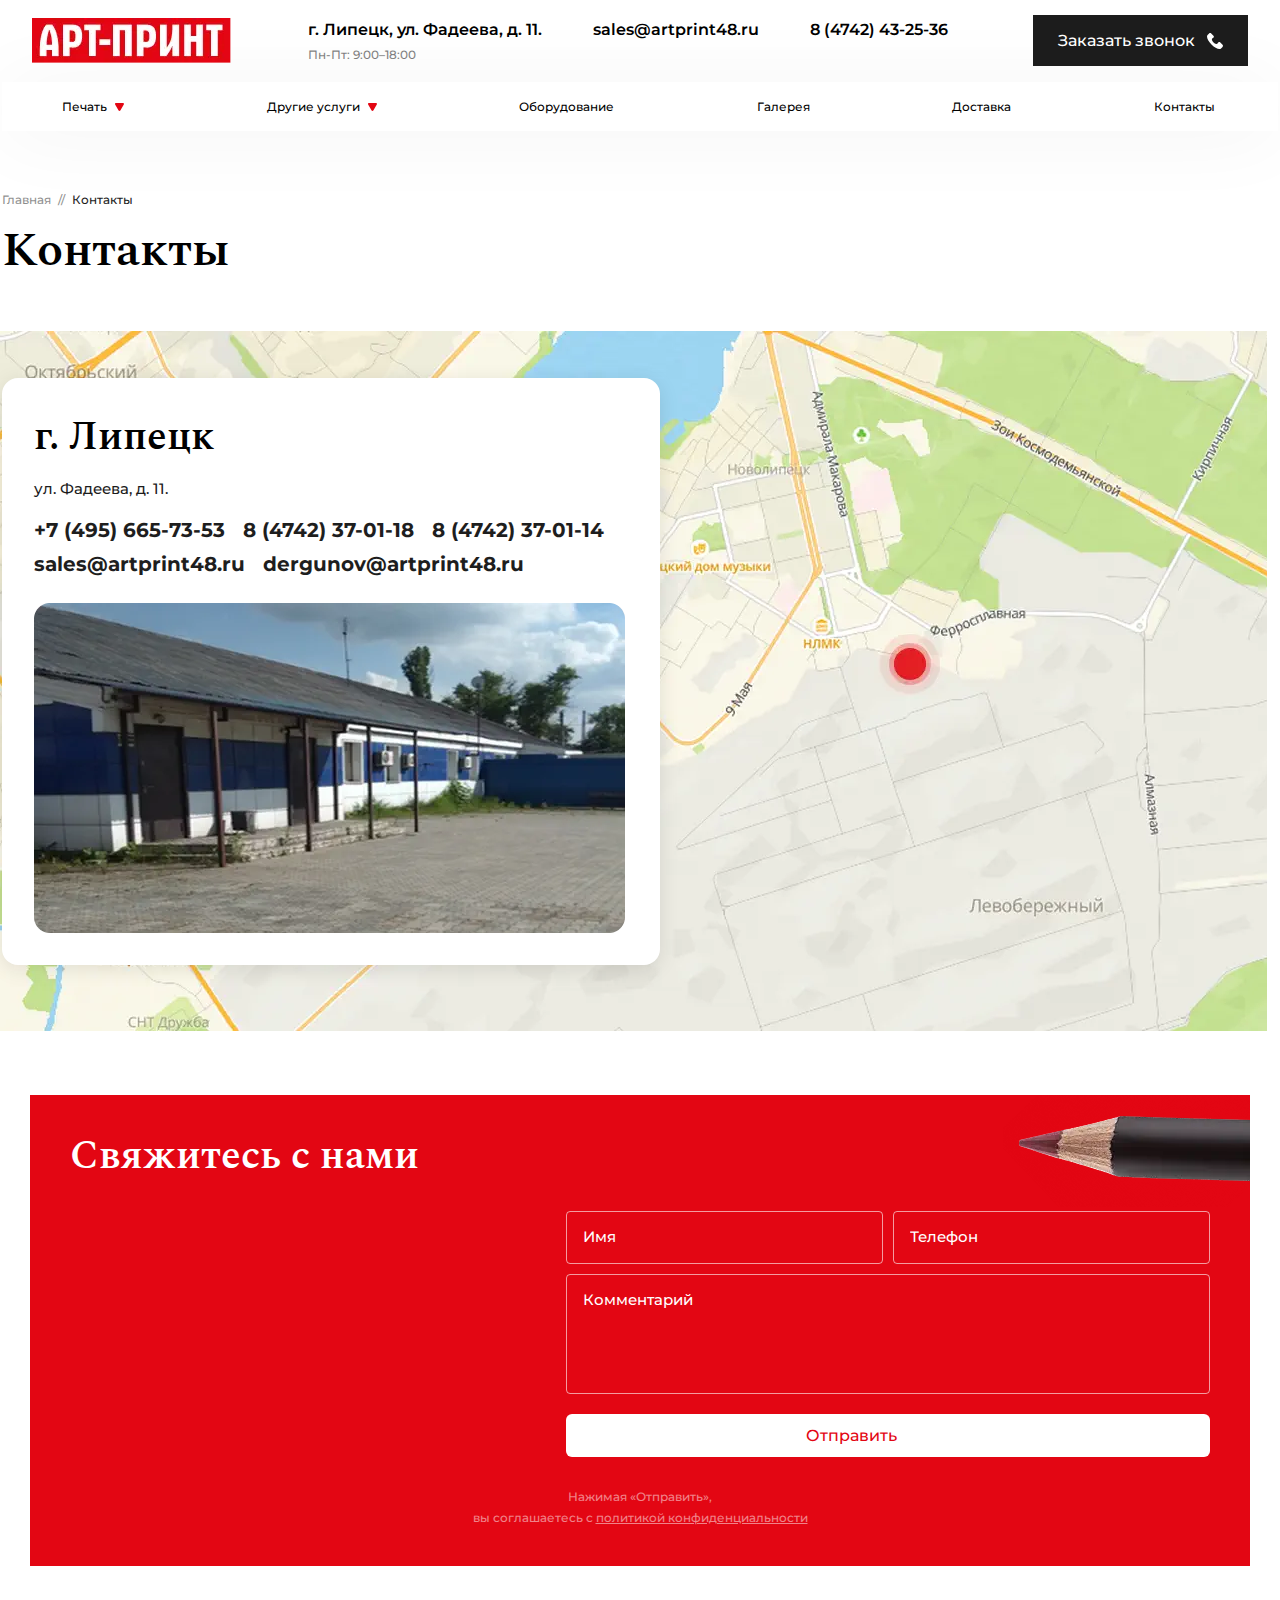
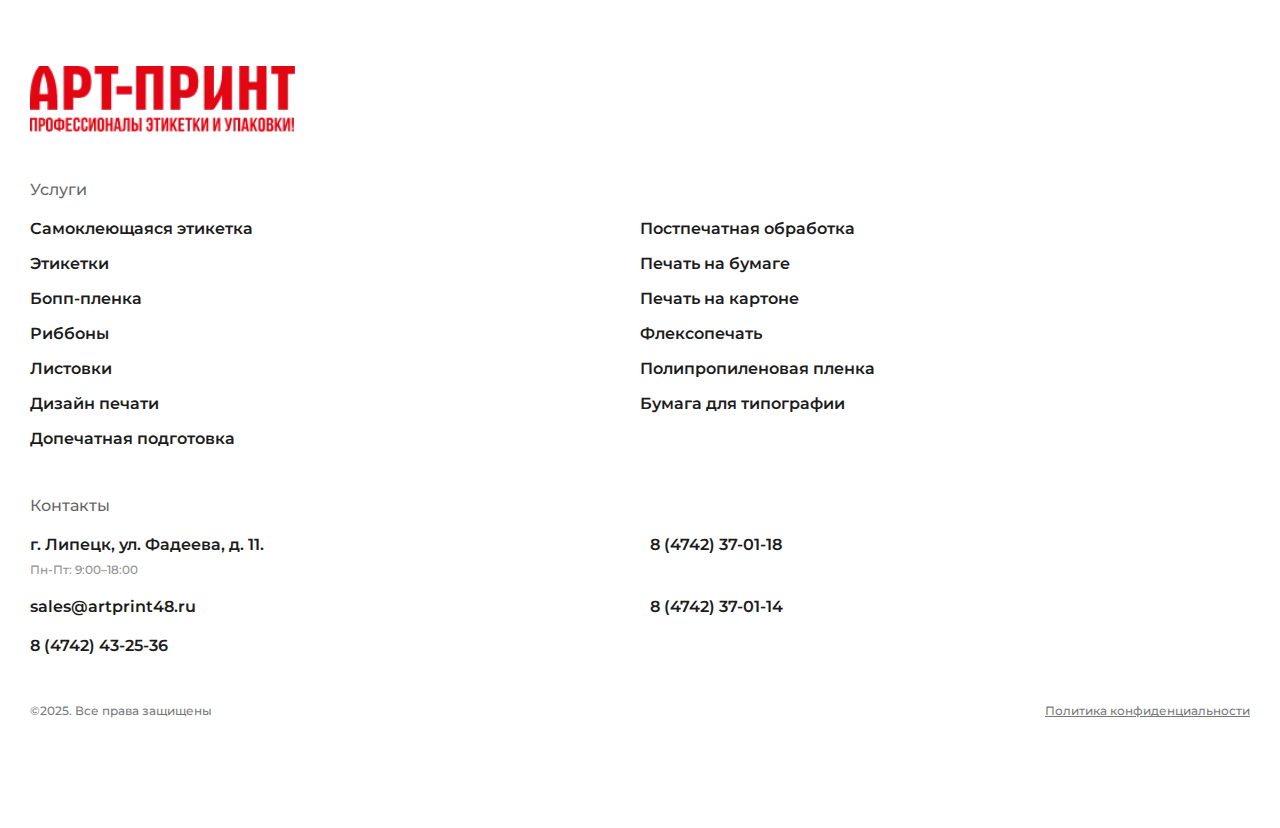
<file: contacts_window.html>
<!DOCTYPE html>
<html lang="en">

<head>
  <meta charset="UTF-8">
  <meta name="viewport" content="width=device-width, initial-scale=1.0">
  <link rel="stylesheet" href="css/styles.css">
  <link rel="stylesheet" href="css/contacts_window.css">
  <link rel="stylesheet" href="css/adaptive.css">
  <title>Document</title>
</head>

<body>
  <header class="header">
    <div class="container">
      <div class="header-inner">
        <a class="header-logo" href="#"><img src="images/index/Logotip_ArtPrint_2 1.webp" alt="Art-Print"></a>
        <ul class="header-inner_list">
          <li class="header-inner_list-item">
            <p class="header-inner_list-item-title text-smb header-inner_list-item-title-hid">г. Липецк, ул. Фадеева, д.
              11.</p>
            <p class="header-inner_list-item-note add-text">Пн-Пт: 9:00–18:00</p>
          </li>
          <li class="header-inner_list-item">
            <p class="header-inner_list-item-title text-smb header-inner_list-item-title-hid">sales@artprint48.ru</p>
          </li>
          <li class="header-inner_list-item">
            <p class="header-inner_list-item-title text-smb">8 (4742) 43-25-36</p>
          </li>
        </ul>
        <a href="#" class="header-inner_button">
          <span class="header-inner_button-title">Заказать звонок</span>
          <svg class="header-inner_button-icon" width="16" height="16" aria-hidden="true" focusable="false"
            viewBox="0 0 16 16" fill="none">
            <path
              d="M15.5477 11.7424L13.3149 9.50954C12.5174 8.71209 11.1618 9.0311 10.8428 10.0678C10.6036 10.7855 9.80611 11.1842 9.08841 11.0247C7.49352 10.626 5.34042 8.55261 4.9417 6.87797C4.70246 6.16024 5.18093 5.36279 5.89863 5.12359C6.93531 4.80461 7.25429 3.44895 6.45684 2.65151L4.224 0.418659C3.58604 -0.139553 2.6291 -0.139553 2.07089 0.418659L0.555745 1.93381C-0.959401 3.5287 0.715235 7.75516 4.46323 11.5032C8.21122 15.2511 12.4377 17.0056 14.0326 15.4106L15.5477 13.8955C16.106 13.2575 16.106 12.3006 15.5477 11.7424Z"
              fill="currentColor" />
          </svg>
        </a>
        <svg class="header-inner_icon-hidden" width="22" height="18" viewBox="0 0 22 18" fill="none"
          xmlns="http://www.w3.org/2000/svg">
          <path d="M1 1H21M1 8.5H21M1 16.5H15" stroke="#1C1C1C" stroke-width="2" stroke-linecap="round" />
        </svg>
      </div>
      <a href="#" class="header-inner_button header-inner_button-hid">
        <span class="header-inner_button-title">Заказать звонок</span>
        <svg class="header-inner_button-icon" width="16" height="16" aria-hidden="true" focusable="false"
          viewBox="0 0 16 16" fill="none">
          <path
            d="M15.5477 11.7424L13.3149 9.50954C12.5174 8.71209 11.1618 9.0311 10.8428 10.0678C10.6036 10.7855 9.80611 11.1842 9.08841 11.0247C7.49352 10.626 5.34042 8.55261 4.9417 6.87797C4.70246 6.16024 5.18093 5.36279 5.89863 5.12359C6.93531 4.80461 7.25429 3.44895 6.45684 2.65151L4.224 0.418659C3.58604 -0.139553 2.6291 -0.139553 2.07089 0.418659L0.555745 1.93381C-0.959401 3.5287 0.715235 7.75516 4.46323 11.5032C8.21122 15.2511 12.4377 17.0056 14.0326 15.4106L15.5477 13.8955C16.106 13.2575 16.106 12.3006 15.5477 11.7424Z"
            fill="currentColor" />
        </svg>
      </a>
      <nav class="sub-menu">
        <ul class="sub-menu_list">
          <li class="sub-menu_list-elem">
            <span>Печать</span>
            <svg width="9" height="8" viewBox="0 0 9 8" fill="none" xmlns="http://www.w3.org/2000/svg">
              <path
                d="M3.59955 7.5C3.98445 8.16667 4.9467 8.16667 5.3316 7.5L8.7957 1.5C9.1806 0.833334 8.69948 0 7.92968 0H1.00147C0.231674 0 -0.249451 0.833333 0.135449 1.5L3.59955 7.5Z"
                fill="#E30613" />
            </svg>
          </li>
          <li class="sub-menu_list-elem"><span>Другие услуги</span>
            <svg width="9" height="8" viewBox="0 0 9 8" fill="none" xmlns="http://www.w3.org/2000/svg">
              <path
                d="M3.59955 7.5C3.98445 8.16667 4.9467 8.16667 5.3316 7.5L8.7957 1.5C9.1806 0.833334 8.69948 0 7.92968 0H1.00147C0.231674 0 -0.249451 0.833333 0.135449 1.5L3.59955 7.5Z"
                fill="#E30613" />
            </svg>
          </li>
          <li class="sub-menu_list-elem"><span>Оборудование</span>
          <li class="sub-menu_list-elem"><span>Галерея</span></li>
          <li class="sub-menu_list-elem"><span>Доставка</span></li>
          <li class="sub-menu_list-elem"><span>Контакты</span></li>
        </ul>
      </nav>
    </div>
  </header>

  <section class="map_second">
    <div class="container">
      <nav class="bread">
        <a href="#" class="bread-item">Главная</a>
        <span class="bread-separator">//</span>
        <span class="bread-item bread-item--current">Контакты</span>
      </nav>

      <h3 class="map_second_title sub-headers">Контакты</h3>

      <div class="map_second_inner">
        <h4 class="map_second_content-title sub-headers">г. Липецк</h4>

        <div class="map_second_content">
          <div class="map_second_content-block">
            <p class="map_second_content-subtitle">ул. Фадеева, д. 11.</p>

            <ul class="map_second_content-list">
              <li class="map_second_content-list-item">
                <p class="map_second_content-list-text">+7 (495) 665-73-53</p>
              </li>
              <li class="map_second_content-list-item">
                <p class="map_second_content-list-text">8 (4742) 37-01-18</p>
              </li>
              <li class="map_second_content-list-item">
                <p class="map_second_content-list-text">8 (4742) 37-01-14</p>
              </li>
            </ul>
          </div>

          <ul class="map_second_content-list">
            <li>
              <p class="map_second_content-list-text">sales@artprint48.ru</p>
            </li>
            <li>
              <p class="map_second_content-list-text">dergunov@artprint48.ru</p>
            </li>
          </ul>
        </div>
        <img src="images/contacts_window/map1.webp" alt="" class="map_second_content-img">
      </div>
    </div>
    <div class="map_second_fullwidth">
      <img src="images/contacts_window/map.webp" alt="Карта" class="map_second_image">
    </div>
  </section>


  <footer class="footer">
    <div class="container">
      <div class="portfolio_form">
        <img src="images/label_printing/pencil2.webp" alt="" class="portfolio_form-pencil"
          data-src-desktop="images/label_printing/pencil2.webp" data-src-tablet="images/label_printing/pencil2780.webp"
          data-src-mobile="images/label_printing/pencil2380.webp" />
        <div class="portfolio_form-inner">
          <div class="portfolio_form-left">
            <h2 class="portfolio_form-title sub-headers">Свяжитесь с нами</h2>
            <p class="portfolio_form-policy">
              Нажимая «Отправить»,<br>
              вы соглашаетесь с<br>
              <a href="#">политикой конфиденциальности</a>
            </p>
          </div>

          <div class="portfolio_form-right">
            <form class="portfolio_form-form" action="#">
              <div class="portfolio_form-row">
                <input type="text" name="name" placeholder="Имя" required>
                <input type="tel" name="phone" placeholder="Телефон" required>
              </div>
              <textarea name="message" rows="4" placeholder="Комментарий"></textarea>
              <a href="#" class="portfolio_form-btn">Отправить</a>
            </form>
          </div>
          <p class="portfolio_form-policy portfolio_form-policy-mobile">
            <span class="policy-line">Нажимая «Отправить»,</span>
            <span class="policy-line policy-line--nowrap">
              вы соглашаетесь с <a href="#">политикой конфиденциальности</a>
            </span>
          </p>
        </div>
      </div>
      <div class="footer_inner">
        <img class="footer_logo" src="images/index/logoart.webp" alt="logo">
        <div class="footer_inner-service">
          <h6 class="footer_inner-service-title">Услуги</h6>
          <ul class="footer_inner-service-list">
            <a href="" class="footer_inner-service-list-elem">Самоклеющаяся этикетка</a>
            <a href="" class="footer_inner-service-list-elem">Постпечатная обработка</a>
            <a href="" class="footer_inner-service-list-elem">Этикетки</a>
            <a href="" class="footer_inner-service-list-elem">Печать на бумаге</a>
            <a href="" class="footer_inner-service-list-elem">Бопп-пленка</a>
            <a href="" class="footer_inner-service-list-elem">Печать на картоне</a>
            <a href="" class="footer_inner-service-list-elem">Риббоны</a>
            <a href="" class="footer_inner-service-list-elem">Флексопечать</a>
            <a href="" class="footer_inner-service-list-elem">Листовки</a>
            <a href="" class="footer_inner-service-list-elem">Полипропиленовая пленка</a>
            <a href="" class="footer_inner-service-list-elem">Дизайн печати</a>
            <a href="" class="footer_inner-service-list-elem">Бумага для типографии</a>
            <a href="" class="footer_inner-service-list-elem">Допечатная подготовка</a>
          </ul>
        </div>
        <div class="footer_inner-contacts">
          <h6 class="footer_inner-contacts-title">Контакты</h6>
          <ul class="footer_inner-contacts-list">
            <li class="footer_inner-contacts-list-elem">
              <p href="" class="footer-inner_list-item-title text-smb">г. Липецк, ул. Фадеева, д. 11.</p>
              <p href="" class="footer-inner_list-item-note add-text">Пн-Пт: 9:00–18:00</p>
            </li>
            <a href="" class="footer_inner-contacts-list-elem">sales@artprint48.ru</a>
            <a href="" class="footer_inner-contacts-list-elem">8 (4742) 43-25-36</a>
            <a href="" class="footer_inner-contacts-list-elem">8 (4742) 37-01-18</a>
            <a href="" class="footer_inner-contacts-list-elem">8 (4742) 37-01-14</a>
          </ul>
        </div>
        <div class="footer_inner-bottom">
          <div class="footer_inner-copyright">
            <p>©2025. Все права защищены</p>
            <a href="#" class="footer_inner-link">Политика конфиденциальности</a>
          </div>
        </div>
      </div>
    </div>
  </footer>

  <script src="https://code.jquery.com/jquery-3.7.1.min.js"></script>
  <script src="js/main.js"></script>
</body>

</html>
</file>
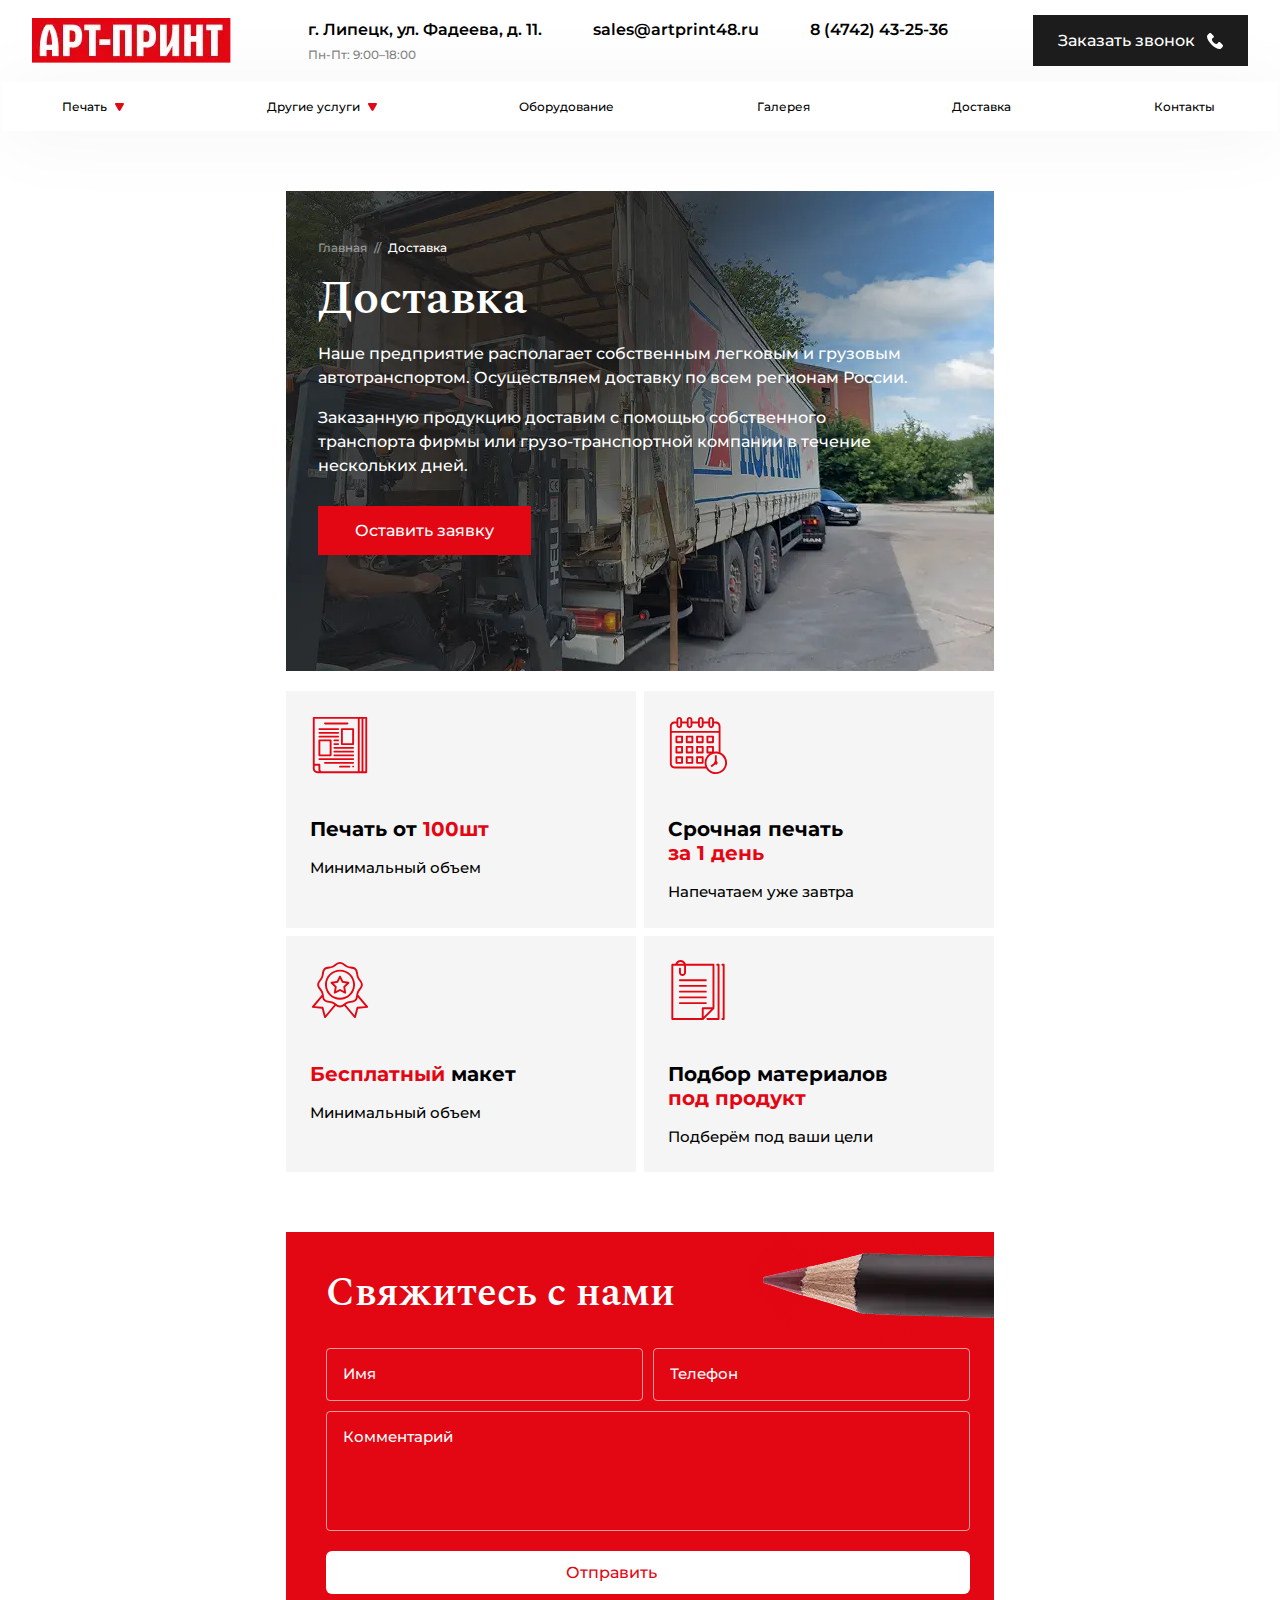
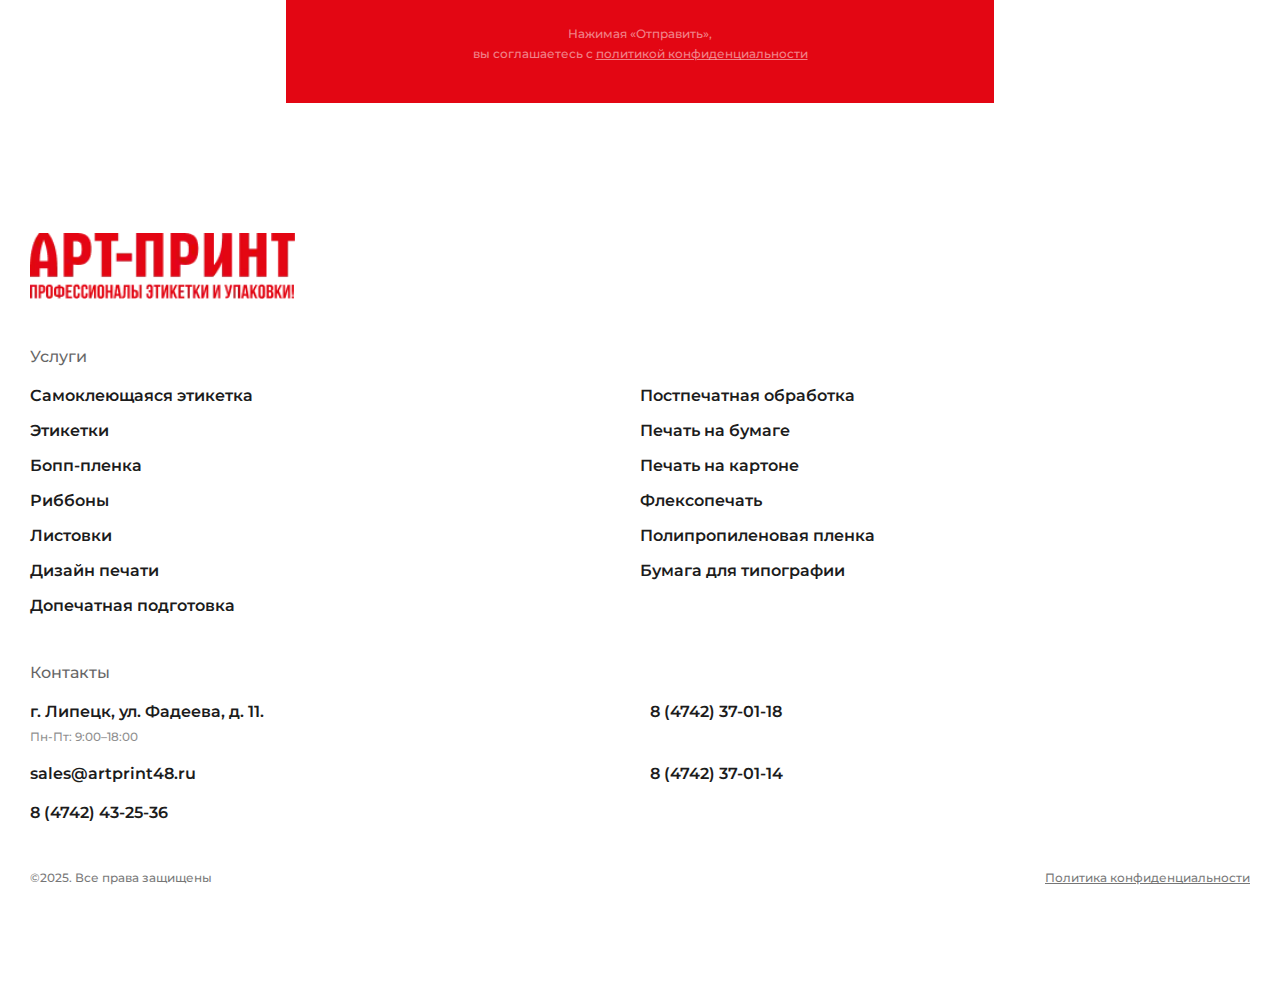
<file: delivery.html>
<!DOCTYPE html>
<html lang="en">

<head>
  <meta charset="UTF-8">
  <meta name="viewport" content="width=device-width, initial-scale=1.0">
  <link rel="stylesheet" href="css/styles.css">
  <link rel="stylesheet" href="css/delivery.css">
  <link rel="stylesheet" href="css/adaptive.css">
  <title>Document</title>
</head>

<body>

  <header class="header">
    <div class="container">
      <div class="header-inner">
        <a class="header-logo" href="#"><img src="images/index/Logotip_ArtPrint_2 1.webp" alt="Art-Print"></a>
        <ul class="header-inner_list">
          <li class="header-inner_list-item">
            <p class="header-inner_list-item-title text-smb header-inner_list-item-title-hid">г. Липецк, ул. Фадеева, д.
              11.</p>
            <p class="header-inner_list-item-note add-text">Пн-Пт: 9:00–18:00</p>
          </li>
          <li class="header-inner_list-item">
            <p class="header-inner_list-item-title text-smb header-inner_list-item-title-hid">sales@artprint48.ru</p>
          </li>
          <li class="header-inner_list-item">
            <p class="header-inner_list-item-title text-smb">8 (4742) 43-25-36</p>
          </li>
        </ul>
        <a href="#" class="header-inner_button">
          <span class="header-inner_button-title">Заказать звонок</span>
          <svg class="header-inner_button-icon" width="16" height="16" aria-hidden="true" focusable="false"
            viewBox="0 0 16 16" fill="none">
            <path
              d="M15.5477 11.7424L13.3149 9.50954C12.5174 8.71209 11.1618 9.0311 10.8428 10.0678C10.6036 10.7855 9.80611 11.1842 9.08841 11.0247C7.49352 10.626 5.34042 8.55261 4.9417 6.87797C4.70246 6.16024 5.18093 5.36279 5.89863 5.12359C6.93531 4.80461 7.25429 3.44895 6.45684 2.65151L4.224 0.418659C3.58604 -0.139553 2.6291 -0.139553 2.07089 0.418659L0.555745 1.93381C-0.959401 3.5287 0.715235 7.75516 4.46323 11.5032C8.21122 15.2511 12.4377 17.0056 14.0326 15.4106L15.5477 13.8955C16.106 13.2575 16.106 12.3006 15.5477 11.7424Z"
              fill="currentColor" />
          </svg>
        </a>
        <svg class="header-inner_icon-hidden" width="22" height="18" viewBox="0 0 22 18" fill="none"
          xmlns="http://www.w3.org/2000/svg">
          <path d="M1 1H21M1 8.5H21M1 16.5H15" stroke="#1C1C1C" stroke-width="2" stroke-linecap="round" />
        </svg>
      </div>
      <a href="#" class="header-inner_button header-inner_button-hid">
        <span class="header-inner_button-title">Заказать звонок</span>
        <svg class="header-inner_button-icon" width="16" height="16" aria-hidden="true" focusable="false"
          viewBox="0 0 16 16" fill="none">
          <path
            d="M15.5477 11.7424L13.3149 9.50954C12.5174 8.71209 11.1618 9.0311 10.8428 10.0678C10.6036 10.7855 9.80611 11.1842 9.08841 11.0247C7.49352 10.626 5.34042 8.55261 4.9417 6.87797C4.70246 6.16024 5.18093 5.36279 5.89863 5.12359C6.93531 4.80461 7.25429 3.44895 6.45684 2.65151L4.224 0.418659C3.58604 -0.139553 2.6291 -0.139553 2.07089 0.418659L0.555745 1.93381C-0.959401 3.5287 0.715235 7.75516 4.46323 11.5032C8.21122 15.2511 12.4377 17.0056 14.0326 15.4106L15.5477 13.8955C16.106 13.2575 16.106 12.3006 15.5477 11.7424Z"
            fill="currentColor" />
        </svg>
      </a>
      <nav class="sub-menu">
        <ul class="sub-menu_list">
          <li class="sub-menu_list-elem">
            <span>Печать</span>
            <svg width="9" height="8" viewBox="0 0 9 8" fill="none" xmlns="http://www.w3.org/2000/svg">
              <path
                d="M3.59955 7.5C3.98445 8.16667 4.9467 8.16667 5.3316 7.5L8.7957 1.5C9.1806 0.833334 8.69948 0 7.92968 0H1.00147C0.231674 0 -0.249451 0.833333 0.135449 1.5L3.59955 7.5Z"
                fill="#E30613" />
            </svg>
          </li>
          <li class="sub-menu_list-elem"><span>Другие услуги</span>
            <svg width="9" height="8" viewBox="0 0 9 8" fill="none" xmlns="http://www.w3.org/2000/svg">
              <path
                d="M3.59955 7.5C3.98445 8.16667 4.9467 8.16667 5.3316 7.5L8.7957 1.5C9.1806 0.833334 8.69948 0 7.92968 0H1.00147C0.231674 0 -0.249451 0.833333 0.135449 1.5L3.59955 7.5Z"
                fill="#E30613" />
            </svg>
          </li>
          <li class="sub-menu_list-elem"><span>Оборудование</span>
          <li class="sub-menu_list-elem"><span>Галерея</span></li>
          <li class="sub-menu_list-elem"><span>Доставка</span></li>
          <li class="sub-menu_list-elem"><span>Контакты</span></li>
        </ul>
      </nav>
    </div>
  </header>

  <section class="benefits">
    <div class="container">
      <div class="benefits_inner">
        <div class="print-services_big-card">
          <div class="big-card_text">
            <nav class="bread">
              <a href="#" class="bread-item">Главная</a>
              <span class="bread-separator">//</span>
              <span class="bread-item bread-item--current">Доставка</span>
            </nav>
            <h3 class="big-card_text-title sub-headers">Доставка</h3>
            <p class="big-card_text-p text-p">
              Наше предприятие располагает собственным легковым и грузовым автотранспортом. Осуществляем доставку по
              всем регионам России.
            </p>
            <p class="big-card_text-p text-p">
              Заказанную продукцию доставим с помощью собственного транспорта фирмы или грузо-транспортной компании в
              течение нескольких дней.
            </p>
          </div>
          <a href="#" class="big-card_button">Оставить заявку</a>
        </div>
        <div class="benefits_inner_cards">
          <div class="benefits_inner-item">
            <img class="benefits_inner-item-ico" src="images/index/contactsico5.svg" alt="ico">
            <div class="benefits_inner-item-text-block">
              <h5 class="benefits_inner-item-title text-bd">Печать от<span class="benefits_inner-title-red">
                  100шт</span>
              </h5>
              <span class="benefits_inner-item-text text-p">Минимальный объем</span>
            </div>
          </div>
          <div class="benefits_inner-item">
            <img class="benefits_inner-item-ico" src="images/index/contactsico4.svg" alt="ico">
            <div class="benefits_inner-item-text-block">
              <h5 class="benefits_inner-item-title text-bd">Срочная печать<br><span class="benefits_inner-title-red">за
                  1
                  день</span></h5>
              <span class="benefits_inner-item-text text-p">Напечатаем уже завтра</span>
            </div>
          </div>
          <div class="benefits_inner-item">
            <img class="benefits_inner-item-ico" src="images/index/contactsico2.svg" alt="ico">
            <div class="benefits_inner-item-text-block">
              <h5 class="benefits_inner-item-title text-bd"><span class="benefits_inner-title-red">Бесплатный
                </span>макет
              </h5>
              <span class="benefits_inner-item-text text-p">Минимальный объем</span>
            </div>
          </div>
          <div class="benefits_inner-item">
            <img class="benefits_inner-item-ico" src="images/index/contactsico3.svg" alt="ico">
            <div class="benefits_inner-item-text-block">
              <h5 class="benefits_inner-item-title text-bd">Подбор материалов<br><span
                  class="benefits_inner-title-red">под
                  продукт</span></h5>
              <span class="benefits_inner-item-text text-p">Подберём под ваши цели</span>
            </div>
          </div>
        </div>
        <div class="portfolio_form">
          <img src="images/label_printing/pencil2.webp" alt="" class="portfolio_form-pencil"
            data-src-desktop="images/label_printing/pencil2.webp"
            data-src-tablet="images/label_printing/pencil2780.webp"
            data-src-mobile="images/label_printing/pencil2380.webp" />
          <div class="portfolio_form-inner">
            <div class="portfolio_form-left">
              <h2 class="portfolio_form-title sub-headers">Свяжитесь с нами</h2>
              <p class="portfolio_form-policy">
                Нажимая «Отправить»,<br>
                вы соглашаетесь с<br>
                <a href="#">политикой конфиденциальности</a>
              </p>
            </div>

            <div class="portfolio_form-right">
              <form class="portfolio_form-form" action="#">
                <div class="portfolio_form-row">
                  <input type="text" name="name" placeholder="Имя" required>
                  <input type="tel" name="phone" placeholder="Телефон" required>
                </div>
                <textarea name="message" rows="4" placeholder="Комментарий"></textarea>
                <a href="#" class="portfolio_form-btn">Отправить</a>
              </form>
            </div>
            <p class="portfolio_form-policy portfolio_form-policy-mobile">
              <span class="policy-line">Нажимая «Отправить»,</span>
              <span class="policy-line policy-line--nowrap">
                вы соглашаетесь с <a href="#">политикой конфиденциальности</a>
              </span>
            </p>
          </div>
        </div>
      </div>
    </div>
  </section>

  <footer class="footer">
    <div class="container">
      <div class="footer_inner">
        <img class="footer_logo" src="images/index/logoart.webp" alt="logo">
        <div class="footer_inner-service">
          <h6 class="footer_inner-service-title">Услуги</h6>
          <ul class="footer_inner-service-list">
            <a href="" class="footer_inner-service-list-elem">Самоклеющаяся этикетка</a>
            <a href="" class="footer_inner-service-list-elem">Постпечатная обработка</a>
            <a href="" class="footer_inner-service-list-elem">Этикетки</a>
            <a href="" class="footer_inner-service-list-elem">Печать на бумаге</a>
            <a href="" class="footer_inner-service-list-elem">Бопп-пленка</a>
            <a href="" class="footer_inner-service-list-elem">Печать на картоне</a>
            <a href="" class="footer_inner-service-list-elem">Риббоны</a>
            <a href="" class="footer_inner-service-list-elem">Флексопечать</a>
            <a href="" class="footer_inner-service-list-elem">Листовки</a>
            <a href="" class="footer_inner-service-list-elem">Полипропиленовая пленка</a>
            <a href="" class="footer_inner-service-list-elem">Дизайн печати</a>
            <a href="" class="footer_inner-service-list-elem">Бумага для типографии</a>
            <a href="" class="footer_inner-service-list-elem">Допечатная подготовка</a>
          </ul>
        </div>
        <div class="footer_inner-contacts">
          <h6 class="footer_inner-contacts-title">Контакты</h6>
          <ul class="footer_inner-contacts-list">
            <li class="footer_inner-contacts-list-elem">
              <p href="" class="footer-inner_list-item-title text-smb">г. Липецк, ул. Фадеева, д. 11.</p>
              <p href="" class="footer-inner_list-item-note add-text">Пн-Пт: 9:00–18:00</p>
            </li>
            <a href="" class="footer_inner-contacts-list-elem">sales@artprint48.ru</a>
            <a href="" class="footer_inner-contacts-list-elem">8 (4742) 43-25-36</a>
            <a href="" class="footer_inner-contacts-list-elem">8 (4742) 37-01-18</a>
            <a href="" class="footer_inner-contacts-list-elem">8 (4742) 37-01-14</a>
          </ul>
        </div>
        <div class="footer_inner-bottom">
          <div class="footer_inner-copyright">
            <p>©2025. Все права защищены</p>
            <a href="#" class="footer_inner-link">Политика конфиденциальности</a>
          </div>
        </div>
      </div>
    </div>
  </footer>

  <script src="https://code.jquery.com/jquery-3.7.1.min.js"></script>
  <script src="js/main.js"></script>
</body>

</html>
</file>
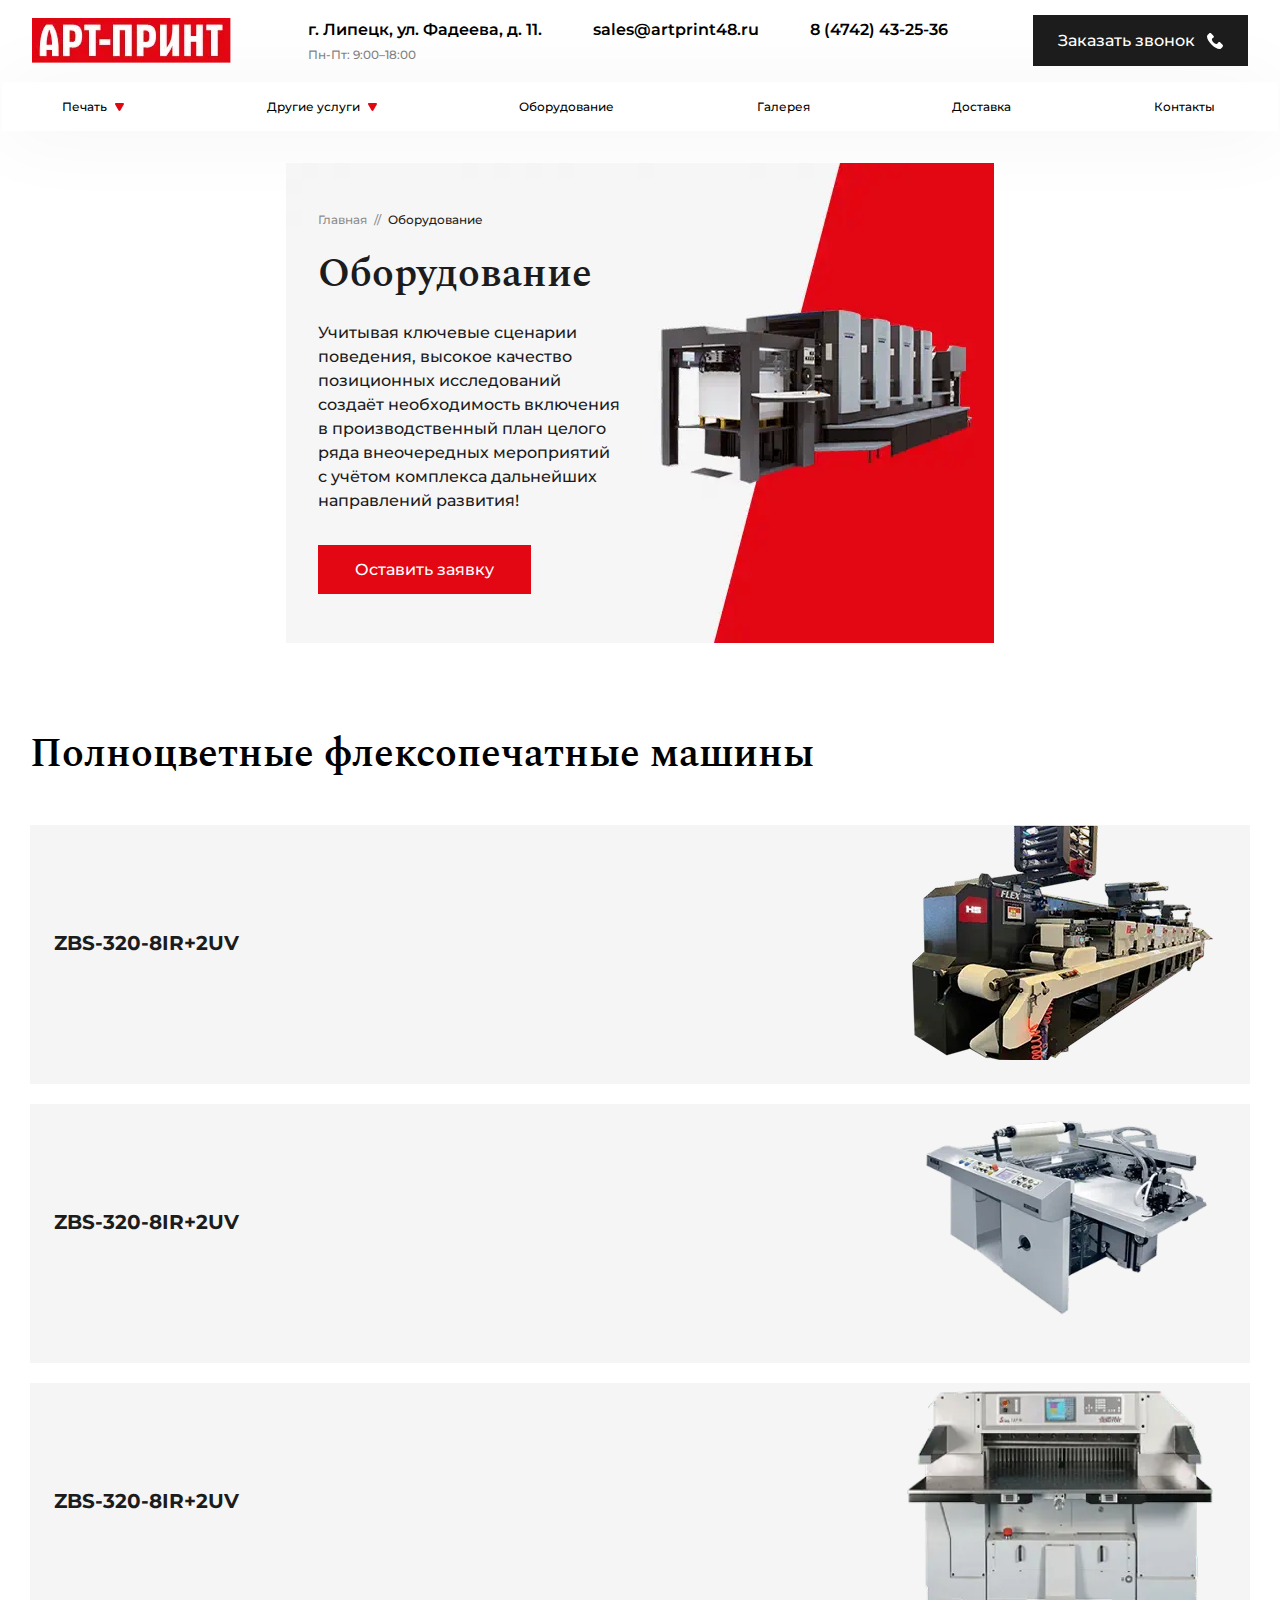
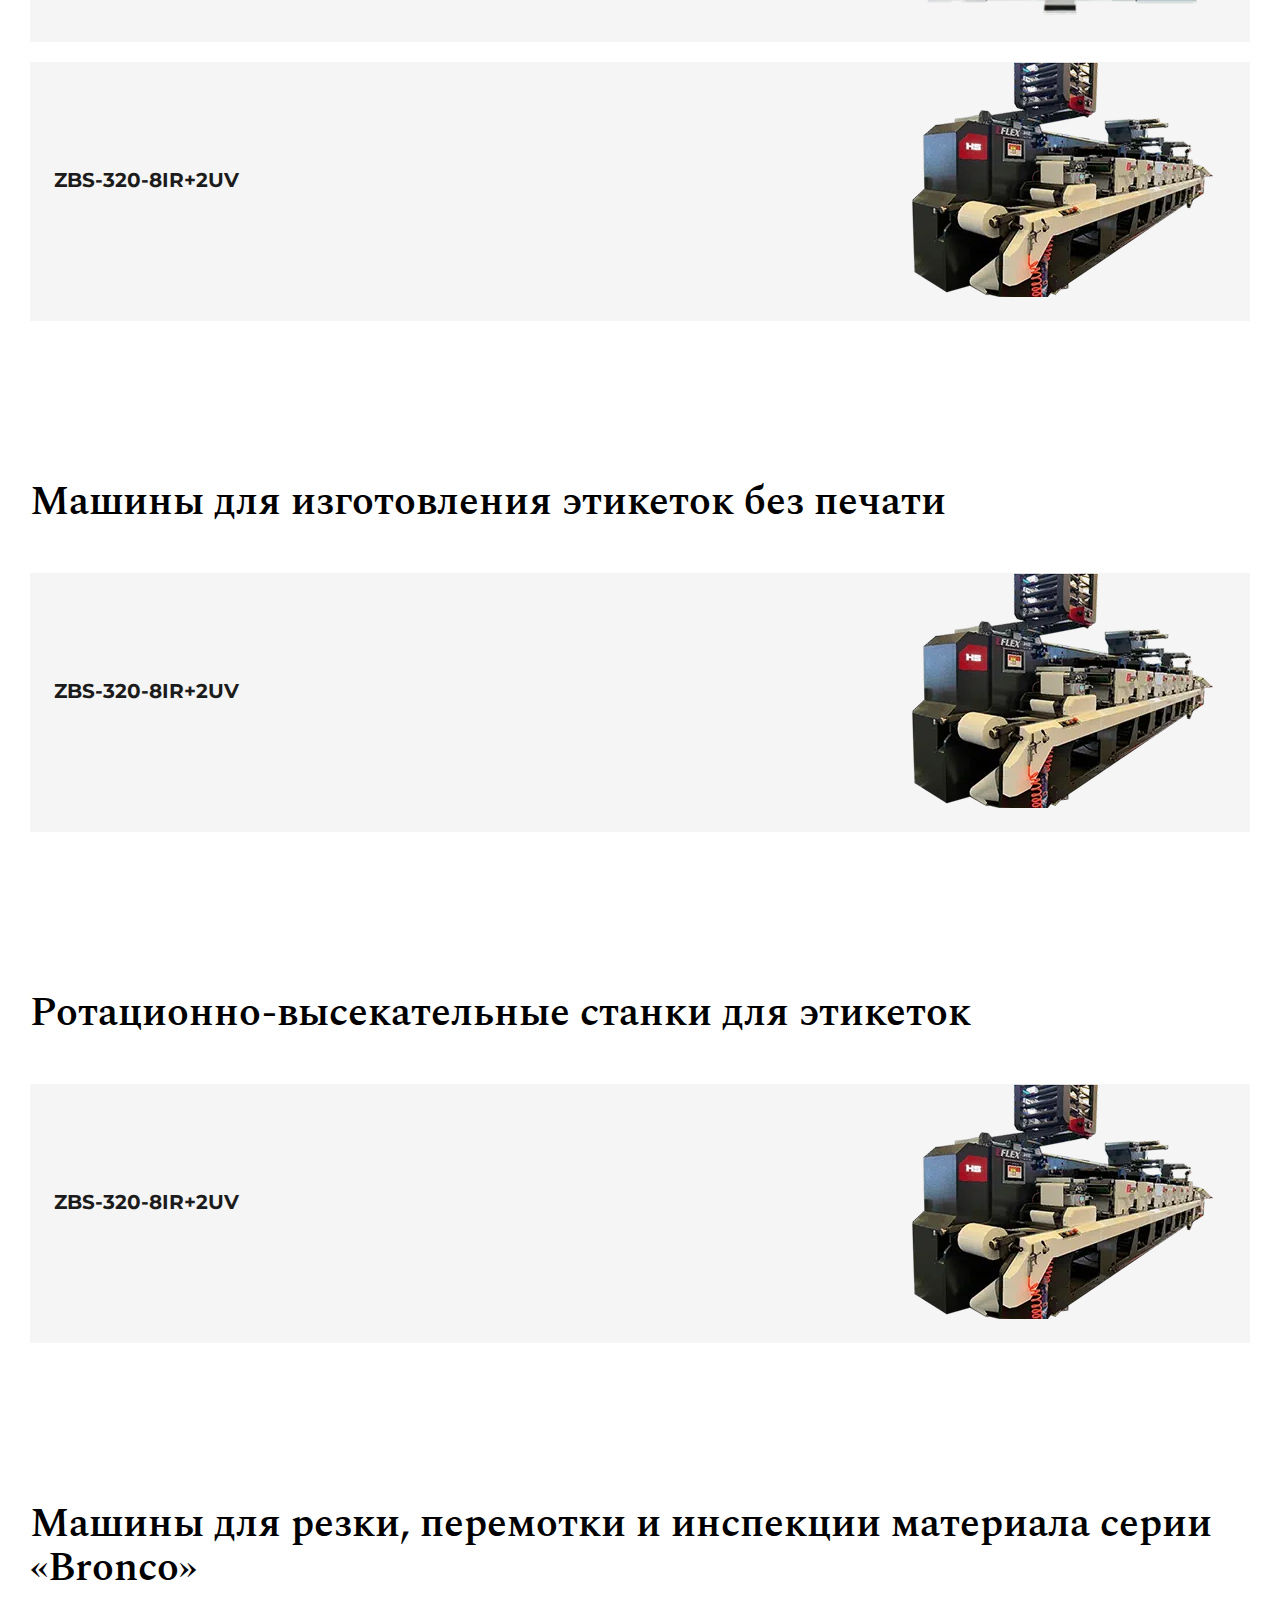
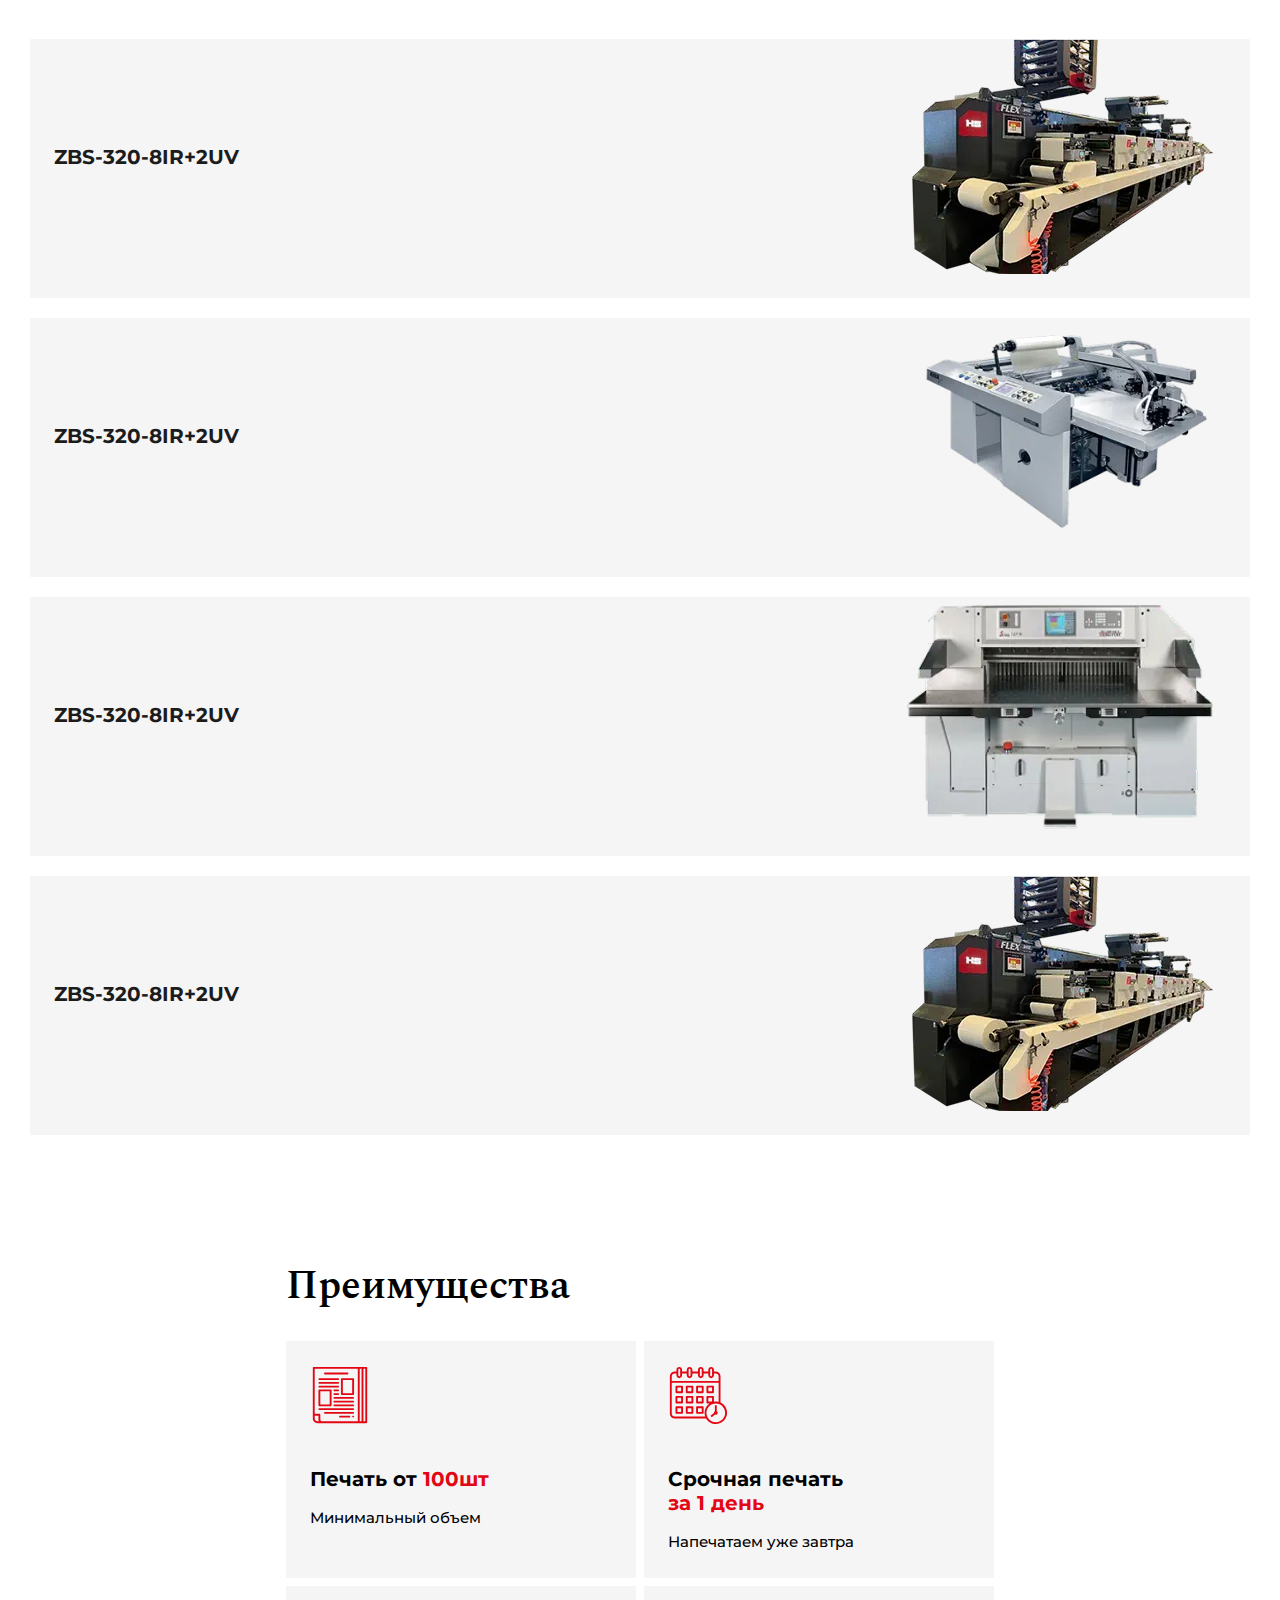
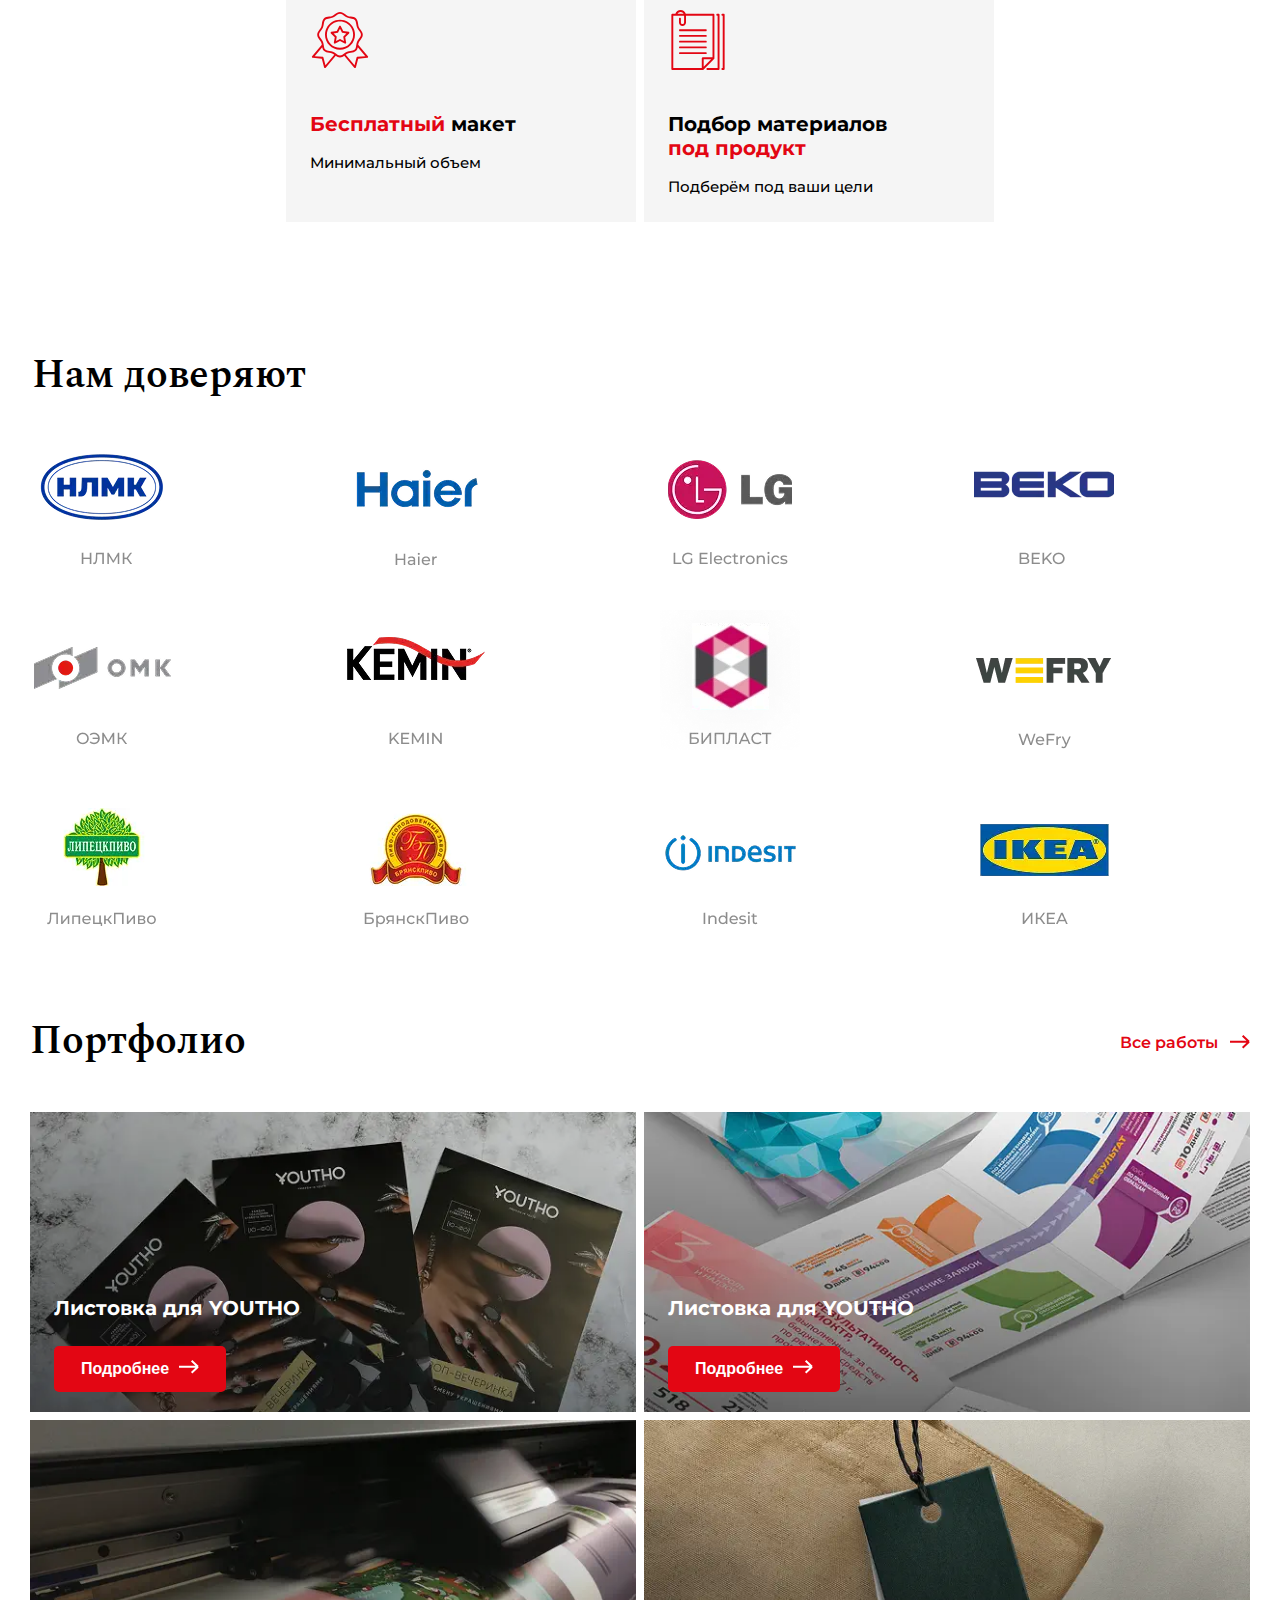
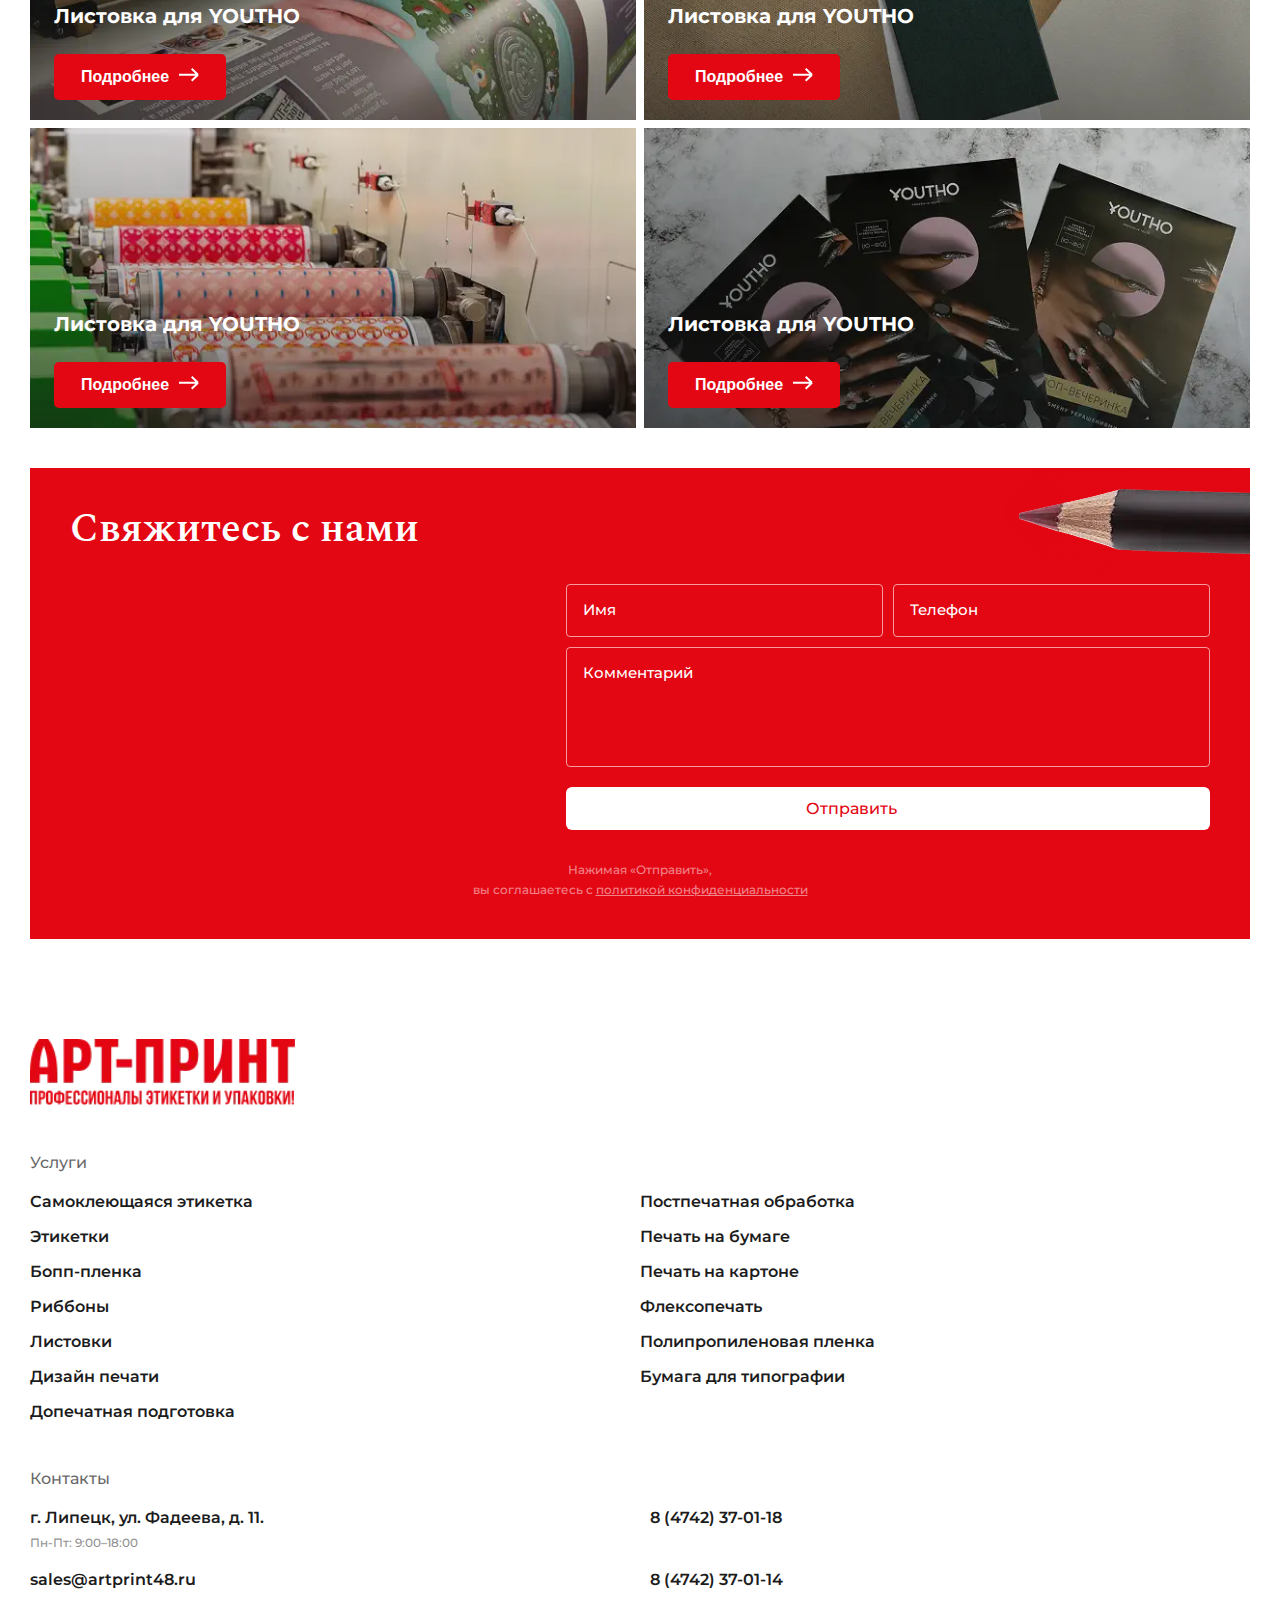
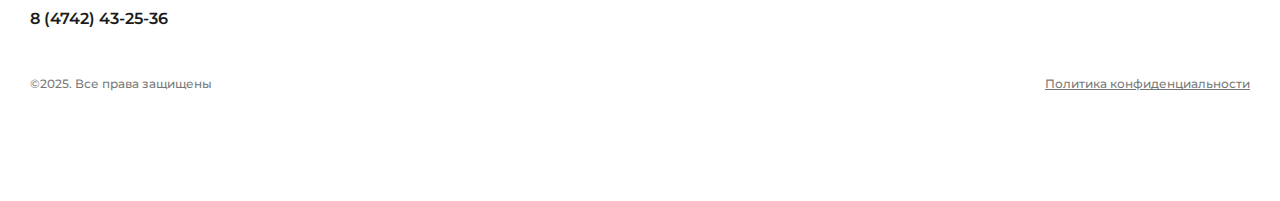
<file: equipment.html>
<!DOCTYPE html>
<html lang="en">

<head>
  <meta charset="UTF-8">
  <meta name="viewport" content="width=device-width, initial-scale=1.0">
  <title>Equipment</title>
  <link rel="stylesheet" href="css/styles.css">
  <link rel="stylesheet" href="css/equipment.css">
  <link rel="stylesheet" href="css/adaptive.css">
</head>

<body>
  <header class="header">
    <div class="container">
      <div class="header-inner">
        <a class="header-logo" href="#"><img src="images/index/Logotip_ArtPrint_2 1.webp" alt="Art-Print"></a>
        <ul class="header-inner_list">
          <li class="header-inner_list-item">
            <p class="header-inner_list-item-title text-smb header-inner_list-item-title-hid">г. Липецк, ул. Фадеева, д.
              11.</p>
            <p class="header-inner_list-item-note add-text">Пн-Пт: 9:00–18:00</p>
          </li>
          <li class="header-inner_list-item">
            <p class="header-inner_list-item-title text-smb header-inner_list-item-title-hid">sales@artprint48.ru</p>
          </li>
          <li class="header-inner_list-item">
            <p class="header-inner_list-item-title text-smb">8 (4742) 43-25-36</p>
          </li>
        </ul>
        <a href="#" class="header-inner_button">
          <span class="header-inner_button-title">Заказать звонок</span>
          <svg class="header-inner_button-icon" width="16" height="16" aria-hidden="true" focusable="false"
            viewBox="0 0 16 16" fill="none">
            <path
              d="M15.5477 11.7424L13.3149 9.50954C12.5174 8.71209 11.1618 9.0311 10.8428 10.0678C10.6036 10.7855 9.80611 11.1842 9.08841 11.0247C7.49352 10.626 5.34042 8.55261 4.9417 6.87797C4.70246 6.16024 5.18093 5.36279 5.89863 5.12359C6.93531 4.80461 7.25429 3.44895 6.45684 2.65151L4.224 0.418659C3.58604 -0.139553 2.6291 -0.139553 2.07089 0.418659L0.555745 1.93381C-0.959401 3.5287 0.715235 7.75516 4.46323 11.5032C8.21122 15.2511 12.4377 17.0056 14.0326 15.4106L15.5477 13.8955C16.106 13.2575 16.106 12.3006 15.5477 11.7424Z"
              fill="currentColor" />
          </svg>
        </a>
        <svg class="header-inner_icon-hidden" width="22" height="18" viewBox="0 0 22 18" fill="none"
          xmlns="http://www.w3.org/2000/svg">
          <path d="M1 1H21M1 8.5H21M1 16.5H15" stroke="#1C1C1C" stroke-width="2" stroke-linecap="round" />
        </svg>
      </div>
      <a href="#" class="header-inner_button header-inner_button-hid">
        <span class="header-inner_button-title">Заказать звонок</span>
        <svg class="header-inner_button-icon" width="16" height="16" aria-hidden="true" focusable="false"
          viewBox="0 0 16 16" fill="none">
          <path
            d="M15.5477 11.7424L13.3149 9.50954C12.5174 8.71209 11.1618 9.0311 10.8428 10.0678C10.6036 10.7855 9.80611 11.1842 9.08841 11.0247C7.49352 10.626 5.34042 8.55261 4.9417 6.87797C4.70246 6.16024 5.18093 5.36279 5.89863 5.12359C6.93531 4.80461 7.25429 3.44895 6.45684 2.65151L4.224 0.418659C3.58604 -0.139553 2.6291 -0.139553 2.07089 0.418659L0.555745 1.93381C-0.959401 3.5287 0.715235 7.75516 4.46323 11.5032C8.21122 15.2511 12.4377 17.0056 14.0326 15.4106L15.5477 13.8955C16.106 13.2575 16.106 12.3006 15.5477 11.7424Z"
            fill="currentColor" />
        </svg>
      </a>
      <nav class="sub-menu">
        <ul class="sub-menu_list">
          <li class="sub-menu_list-elem">
            <span>Печать</span>
            <svg width="9" height="8" viewBox="0 0 9 8" fill="none" xmlns="http://www.w3.org/2000/svg">
              <path
                d="M3.59955 7.5C3.98445 8.16667 4.9467 8.16667 5.3316 7.5L8.7957 1.5C9.1806 0.833334 8.69948 0 7.92968 0H1.00147C0.231674 0 -0.249451 0.833333 0.135449 1.5L3.59955 7.5Z"
                fill="#E30613" />
            </svg>
          </li>
          <li class="sub-menu_list-elem"><span>Другие услуги</span>
            <svg width="9" height="8" viewBox="0 0 9 8" fill="none" xmlns="http://www.w3.org/2000/svg">
              <path
                d="M3.59955 7.5C3.98445 8.16667 4.9467 8.16667 5.3316 7.5L8.7957 1.5C9.1806 0.833334 8.69948 0 7.92968 0H1.00147C0.231674 0 -0.249451 0.833333 0.135449 1.5L3.59955 7.5Z"
                fill="#E30613" />
            </svg>
          </li>
          <li class="sub-menu_list-elem"><span>Оборудование</span>
          <li class="sub-menu_list-elem"><span>Галерея</span></li>
          <li class="sub-menu_list-elem"><span>Доставка</span></li>
          <li class="sub-menu_list-elem"><span>Контакты</span></li>
        </ul>
      </nav>
    </div>
  </header>

  <div class="big-card">
    <div class="container">
      <div class="print-services_big-card">
        <div class="big-card_text">
          <nav class="bread">
            <a href="#" class="bread-item">Главная</a>
            <span class="bread-separator">//</span>
            <span class="bread-item bread-item--current">Оборудование</span>
          </nav>
          <h3 class="big-card_text-title sub-headers">Оборудование</h3>
          <p class="big-card_text-p text-p">
            Учитывая ключевые сценарии поведения, высокое качество позиционных исследований создаёт необходимость
            включения в производственный план целого ряда внеочередных мероприятий с учётом комплекса дальнейших
            направлений развития!
          </p>
        </div>
        <a href="#" class="big-card_button">Оставить заявку</a>
      </div>
    </div>
  </div>

  <div class="machines">
    <div class="container">
      <div class="machines_inner">
        <h3 class="machines_inner-title sub-headers">Полноцветные флексопечатные машины</h3>
        <div class="machines_inner-grid">
          <a href="#" class="machines_inner-grid_item">
            <img src="images/equipment/machine1.webp" alt="">
            <p class="text-bd">ZBS-320-8IR+2UV</p>
          </a>
          <a href="#" class="machines_inner-grid_item">
            <img src="images/equipment/machine2.webp" alt="">
            <p class="text-bd">ZBS-320-8IR+2UV</p>
          </a>
          <a href="#" class="machines_inner-grid_item">
            <img src="images/equipment/machine3.webp" alt="">
            <p class="text-bd">ZBS-320-8IR+2UV</p>
          </a>
          <a href="#" class="machines_inner-grid_item">
            <img src="images/equipment/machine1.webp" alt="">
            <p class="text-bd">ZBS-320-8IR+2UV</p>
          </a>
        </div>
      </div>
    </div>
  </div>
  <div class="machines">
    <div class="container">
      <div class="machines_inner">
        <h3 class="machines_inner-title sub-headers">Машины для изготовления этикеток без печати</h3>
        <div class="machines_inner-grid">
          <a href="#" class="machines_inner-grid_item">
            <img src="images/equipment/machine1.webp" alt="">
            <p class="text-bd">ZBS-320-8IR+2UV</p>
          </a>
        </div>
      </div>
    </div>
  </div>
  <div class="machines">
    <div class="container">
      <div class="machines_inner">
        <h3 class="machines_inner-title sub-headers">Ротационно-высекательные станки для этикеток</h3>
        <d class="machines_inner-grid">
          <a href="#" class="machines_inner-grid_item">
            <img src="images/equipment/machine1.webp" alt="">
            <p class="text-bd">ZBS-320-8IR+2UV</p>
          </a>
        </d>
      </div>
    </div>
  </div>
  <div class="machines">
    <div class="container">
      <div class="machines_inner">
        <h3 class="machines_inner-title sub-headers">Машины для резки, перемотки и инспекции материала серии «Bronco»
        </h3>
        <div class="machines_inner-grid">
          <a href="#" class="machines_inner-grid_item">
            <img src="images/equipment/machine1.webp" alt="">
            <p class="text-bd">ZBS-320-8IR+2UV</p>
          </a>
          <a href="#" class="machines_inner-grid_item">
            <img src="images/equipment/machine2.webp" alt="">
            <p class="text-bd">ZBS-320-8IR+2UV</p>
          </a>
          <a href="#" class="machines_inner-grid_item">
            <img src="images/equipment/machine3.webp" alt="">
            <p class="text-bd">ZBS-320-8IR+2UV</p>
          </a>
          <a href="#" class="machines_inner-grid_item">
            <img src="images/equipment/machine1.webp" alt="">
            <p class="text-bd">ZBS-320-8IR+2UV</p>
          </a>
        </div>
      </div>
    </div>
  </div>



  <section class="benefits">
    <div class="container">
      <div class="benefits_inner">
        <h3 class="print-services_title sub-headers">Преимущества</h3>
        <div class="benefits_inner_cards">
          <div class="benefits_inner-item">
            <img class="benefits_inner-item-ico" src="images/index/contactsico5.svg" alt="ico">
            <div class="benefits_inner-item-text-block">
              <h5 class="benefits_inner-item-title text-bd">Печать от<span class="benefits_inner-title-red">
                  100шт</span>
              </h5>
              <span class="benefits_inner-item-text text-p">Минимальный объем</span>
            </div>
          </div>
          <div class="benefits_inner-item">
            <img class="benefits_inner-item-ico" src="images/index/contactsico4.svg" alt="ico">
            <div class="benefits_inner-item-text-block">
              <h5 class="benefits_inner-item-title text-bd">Срочная печать<br><span class="benefits_inner-title-red">за
                  1
                  день</span></h5>
              <span class="benefits_inner-item-text text-p">Напечатаем уже завтра</span>
            </div>
          </div>
          <div class="benefits_inner-item">
            <img class="benefits_inner-item-ico" src="images/index/contactsico2.svg" alt="ico">
            <div class="benefits_inner-item-text-block">
              <h5 class="benefits_inner-item-title text-bd"><span class="benefits_inner-title-red">Бесплатный
                </span>макет
              </h5>
              <span class="benefits_inner-item-text text-p">Минимальный объем</span>
            </div>
          </div>
          <div class="benefits_inner-item">
            <img class="benefits_inner-item-ico" src="images/index/contactsico3.svg" alt="ico">
            <div class="benefits_inner-item-text-block">
              <h5 class="benefits_inner-item-title text-bd">Подбор материалов<br><span
                  class="benefits_inner-title-red">под
                  продукт</span></h5>
              <span class="benefits_inner-item-text text-p">Подберём под ваши цели</span>
            </div>
          </div>
        </div>
      </div>
    </div>
  </section>

  <section class="partners">
    <div class="container">
      <h3 class="partners_title sub-headers">Нам доверяют</h3>
      <div class="partners_inner">
        <img class="partners_inner-item" src="images/index/partner1.webp" alt="partner">
        <img class="partners_inner-item" src="images/index/partner2.webp" alt="partner">
        <img class="partners_inner-item" src="images/index/partner3.webp" alt="partner">
        <img class="partners_inner-item" src="images/index/partner4.webp" alt="partner">
        <img class="partners_inner-item" src="images/index/partner5.webp" alt="partner">
        <img class="partners_inner-item" src="images/index/partner6.webp" alt="partner">
        <img class="partners_inner-item" src="images/index/partner7.webp" alt="partner">
        <img class="partners_inner-item" src="images/index/partner8.webp" alt="partner">
        <img class="partners_inner-item" src="images/index/partner9.webp" alt="partner">
        <img class="partners_inner-item" src="images/index/partner10.webp" alt="partner">
        <img class="partners_inner-item" src="images/index/partner11.webp" alt="partner">
        <img class="partners_inner-item" src="images/index/partner12.webp" alt="partner">
      </div>
    </div>
  </section>

  <section class="portfolio">
    <div class="container">
      <div class="portfolio_inner">
        <div class="portfolio_inner-header">
          <h3 class="portfolio_inner-title sub-headers">Портфолио</h3>
          <a href="" class="portfolio_inner-header-button">Все работы
            <svg width="20" height="14" viewBox="0 0 20 14" fill="none" xmlns="http://www.w3.org/2000/svg">
              <path d="M19 6.72607H-4.76837e-07M19 6.72607L12.6667 0.726074M19 6.72607L12.6667 12.7261" stroke="#E30613"
                stroke-width="2" stroke-linejoin="round" />
            </svg>
          </a>
        </div>
        <div class="portfolio_slider">
          <ul class="portfolio_inner-block">
            <li class="portfolio_inner-block-card text-bd" style="background-image:url('images/index/1.webp')">
              <div class="portfolio_inner-block-card-content">
                <p class="portfolio_inner-block-card-text text-bd">Листовка для YOUTHO</p>
                <button class="portfolio_inner-block-card-button text-smb">Подробнее
                  <svg width="20" height="14" viewBox="0 0 20 14" fill="none" xmlns="http://www.w3.org/2000/svg">
                    <path d="M19 6.72607H-4.76837e-07M19 6.72607L12.6667 0.726074M19 6.72607L12.6667 12.7261"
                      stroke="white" stroke-width="2" stroke-linejoin="round" />
                  </svg>

                </button>
              </div>
            </li>
            <li class="portfolio_inner-block-card text-bd" style="background-image:url('images/index/2.webp')">
              <div class="portfolio_inner-block-card-content">
                <p class="portfolio_inner-block-card-text text-bd">Листовка для YOUTHO</p>
                <button class="portfolio_inner-block-card-button text-smb">Подробнее
                  <svg width="20" height="14" viewBox="0 0 20 14" fill="none" xmlns="http://www.w3.org/2000/svg">
                    <path d="M19 6.72607H-4.76837e-07M19 6.72607L12.6667 0.726074M19 6.72607L12.6667 12.7261"
                      stroke="white" stroke-width="2" stroke-linejoin="round" />
                  </svg>
                </button>
              </div>
            </li>
            <li class="portfolio_inner-block-card text-bd" style="background-image:url('images/index/3.webp')">
              <div class="portfolio_inner-block-card-content">
                <p class="portfolio_inner-block-card-text text-bd">Листовка для YOUTHO</p>
                <button class="portfolio_inner-block-card-button text-smb">Подробнее
                  <svg width="20" height="14" viewBox="0 0 20 14" fill="none" xmlns="http://www.w3.org/2000/svg">
                    <path d="M19 6.72607H-4.76837e-07M19 6.72607L12.6667 0.726074M19 6.72607L12.6667 12.7261"
                      stroke="white" stroke-width="2" stroke-linejoin="round" />
                  </svg>

                </button>
              </div>
            </li>
            <li class="portfolio_inner-block-card text-bd" style="background-image:url('images/index/4.webp')">
              <div class="portfolio_inner-block-card-content">
                <p class="portfolio_inner-block-card-text text-bd">Листовка для YOUTHO</p>
                <button class="portfolio_inner-block-card-button text-smb">Подробнее
                  <svg width="20" height="14" viewBox="0 0 20 14" fill="none" xmlns="http://www.w3.org/2000/svg">
                    <path d="M19 6.72607H-4.76837e-07M19 6.72607L12.6667 0.726074M19 6.72607L12.6667 12.7261"
                      stroke="white" stroke-width="2" stroke-linejoin="round" />
                  </svg>
                </button>
              </div>
            </li>
            <li class="portfolio_inner-block-card text-bd" style="background-image:url('images/index/5.webp')">
              <div class="portfolio_inner-block-card-content">
                <p class="portfolio_inner-block-card-text text-bd">Листовка для YOUTHO</p>
                <button class="portfolio_inner-block-card-button text-smb">Подробнее
                  <svg width="20" height="14" viewBox="0 0 20 14" fill="none" xmlns="http://www.w3.org/2000/svg">
                    <path d="M19 6.72607H-4.76837e-07M19 6.72607L12.6667 0.726074M19 6.72607L12.6667 12.7261"
                      stroke="white" stroke-width="2" stroke-linejoin="round" />
                  </svg>

                </button>
              </div>
            </li>
            <li class="portfolio_inner-block-card text-bd" style="background-image:url('images/index/1.webp')">
              <div class="portfolio_inner-block-card-content">
                <p class="portfolio_inner-block-card-text text-bd">Листовка для YOUTHO</p>
                <button class="portfolio_inner-block-card-button text-smb">Подробнее
                  <svg width="20" height="14" viewBox="0 0 20 14" fill="none" xmlns="http://www.w3.org/2000/svg">
                    <path d="M19 6.72607H-4.76837e-07M19 6.72607L12.6667 0.726074M19 6.72607L12.6667 12.7261"
                      stroke="white" stroke-width="2" stroke-linejoin="round" />
                  </svg>
                </button>
              </div>
            </li>
          </ul>
          <div class="portfolio_pager"></div>
          <button class="portfolio_inner-header-button portfolio_inner-header-button-bottom">Все работы
            <svg width="20" height="14" viewBox="0 0 20 14" fill="none" xmlns="http://www.w3.org/2000/svg">
              <path d="M19 6.72607H-4.76837e-07M19 6.72607L12.6667 0.726074М19 6.72607L12.6667 12.7261" stroke="#E30613"
                stroke-width="2" stroke-linejoin="round" />
            </svg>
          </button>
        </div>
      </div>
      <div class="portfolio_form">
        <img src="images/label_printing/pencil2.webp" alt="" class="portfolio_form-pencil"
          data-src-desktop="images/label_printing/pencil2.webp" data-src-tablet="images/label_printing/pencil2780.webp"
          data-src-mobile="images/label_printing/pencil2380.webp" />
        <div class="portfolio_form-inner">
          <div class="portfolio_form-left">
            <h2 class="portfolio_form-title sub-headers">Свяжитесь с нами</h2>
            <p class="portfolio_form-policy">
              Нажимая «Отправить»,<br>
              вы соглашаетесь с<br>
              <a href="#">политикой конфиденциальности</a>
            </p>
          </div>

          <div class="portfolio_form-right">
            <form class="portfolio_form-form" action="#">
              <div class="portfolio_form-row">
                <input type="text" name="name" placeholder="Имя" required>
                <input type="tel" name="phone" placeholder="Телефон" required>
              </div>
              <textarea name="message" rows="4" placeholder="Комментарий"></textarea>
              <a href="#" class="portfolio_form-btn">Отправить</a>
            </form>
          </div>
          <p class="portfolio_form-policy portfolio_form-policy-mobile">
            <span class="policy-line">Нажимая «Отправить»,</span>
            <span class="policy-line policy-line--nowrap">
              вы соглашаетесь с <a href="#">политикой конфиденциальности</a>
            </span>
          </p>
        </div>
      </div>
    </div>
  </section>


  <footer class="footer">
    <div class="container">
      <div class="footer_inner">
        <img class="footer_logo" src="images/index/logoart.webp" alt="logo">
        <div class="footer_inner-service">
          <h6 class="footer_inner-service-title">Услуги</h6>
          <ul class="footer_inner-service-list">
            <a href="" class="footer_inner-service-list-elem">Самоклеющаяся этикетка</a>
            <a href="" class="footer_inner-service-list-elem">Постпечатная обработка</a>
            <a href="" class="footer_inner-service-list-elem">Этикетки</a>
            <a href="" class="footer_inner-service-list-elem">Печать на бумаге</a>
            <a href="" class="footer_inner-service-list-elem">Бопп-пленка</a>
            <a href="" class="footer_inner-service-list-elem">Печать на картоне</a>
            <a href="" class="footer_inner-service-list-elem">Риббоны</a>
            <a href="" class="footer_inner-service-list-elem">Флексопечать</a>
            <a href="" class="footer_inner-service-list-elem">Листовки</a>
            <a href="" class="footer_inner-service-list-elem">Полипропиленовая пленка</a>
            <a href="" class="footer_inner-service-list-elem">Дизайн печати</a>
            <a href="" class="footer_inner-service-list-elem">Бумага для типографии</a>
            <a href="" class="footer_inner-service-list-elem">Допечатная подготовка</a>
          </ul>
        </div>
        <div class="footer_inner-contacts">
          <h6 class="footer_inner-contacts-title">Контакты</h6>
          <ul class="footer_inner-contacts-list">
            <li class="footer_inner-contacts-list-elem">
              <p href="" class="footer-inner_list-item-title text-smb">г. Липецк, ул. Фадеева, д. 11.</p>
              <p href="" class="footer-inner_list-item-note add-text">Пн-Пт: 9:00–18:00</p>
            </li>
            <a href="" class="footer_inner-contacts-list-elem">sales@artprint48.ru</a>
            <a href="" class="footer_inner-contacts-list-elem">8 (4742) 43-25-36</a>
            <a href="" class="footer_inner-contacts-list-elem">8 (4742) 37-01-18</a>
            <a href="" class="footer_inner-contacts-list-elem">8 (4742) 37-01-14</a>
          </ul>
        </div>
        <div class="footer_inner-bottom">
          <div class="footer_inner-copyright">
            <p>©2025. Все права защищены</p>
            <a href="#" class="footer_inner-link">Политика конфиденциальности</a>
          </div>
        </div>
      </div>
    </div>
  </footer>

  <script src="https://code.jquery.com/jquery-3.7.1.min.js"></script>
  <script src="js/main.js"></script>
</body>

</html>
</file>
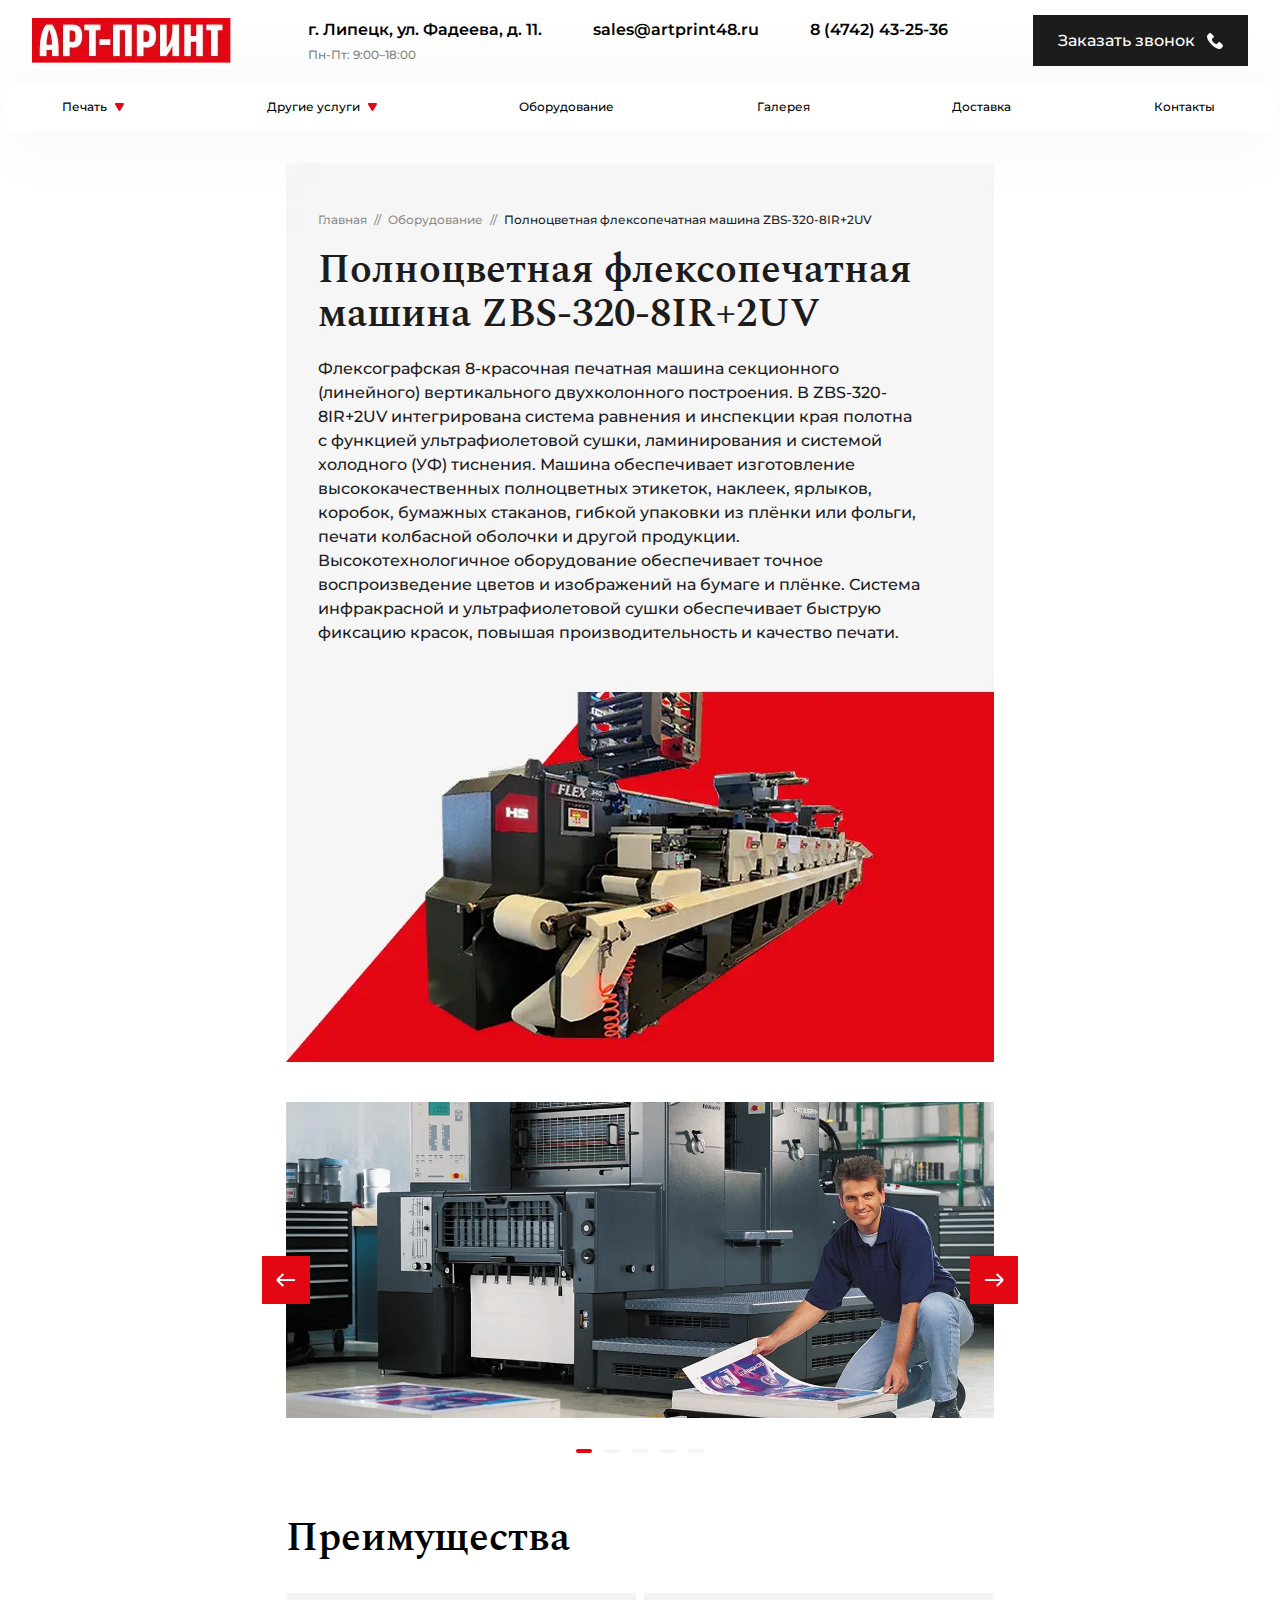
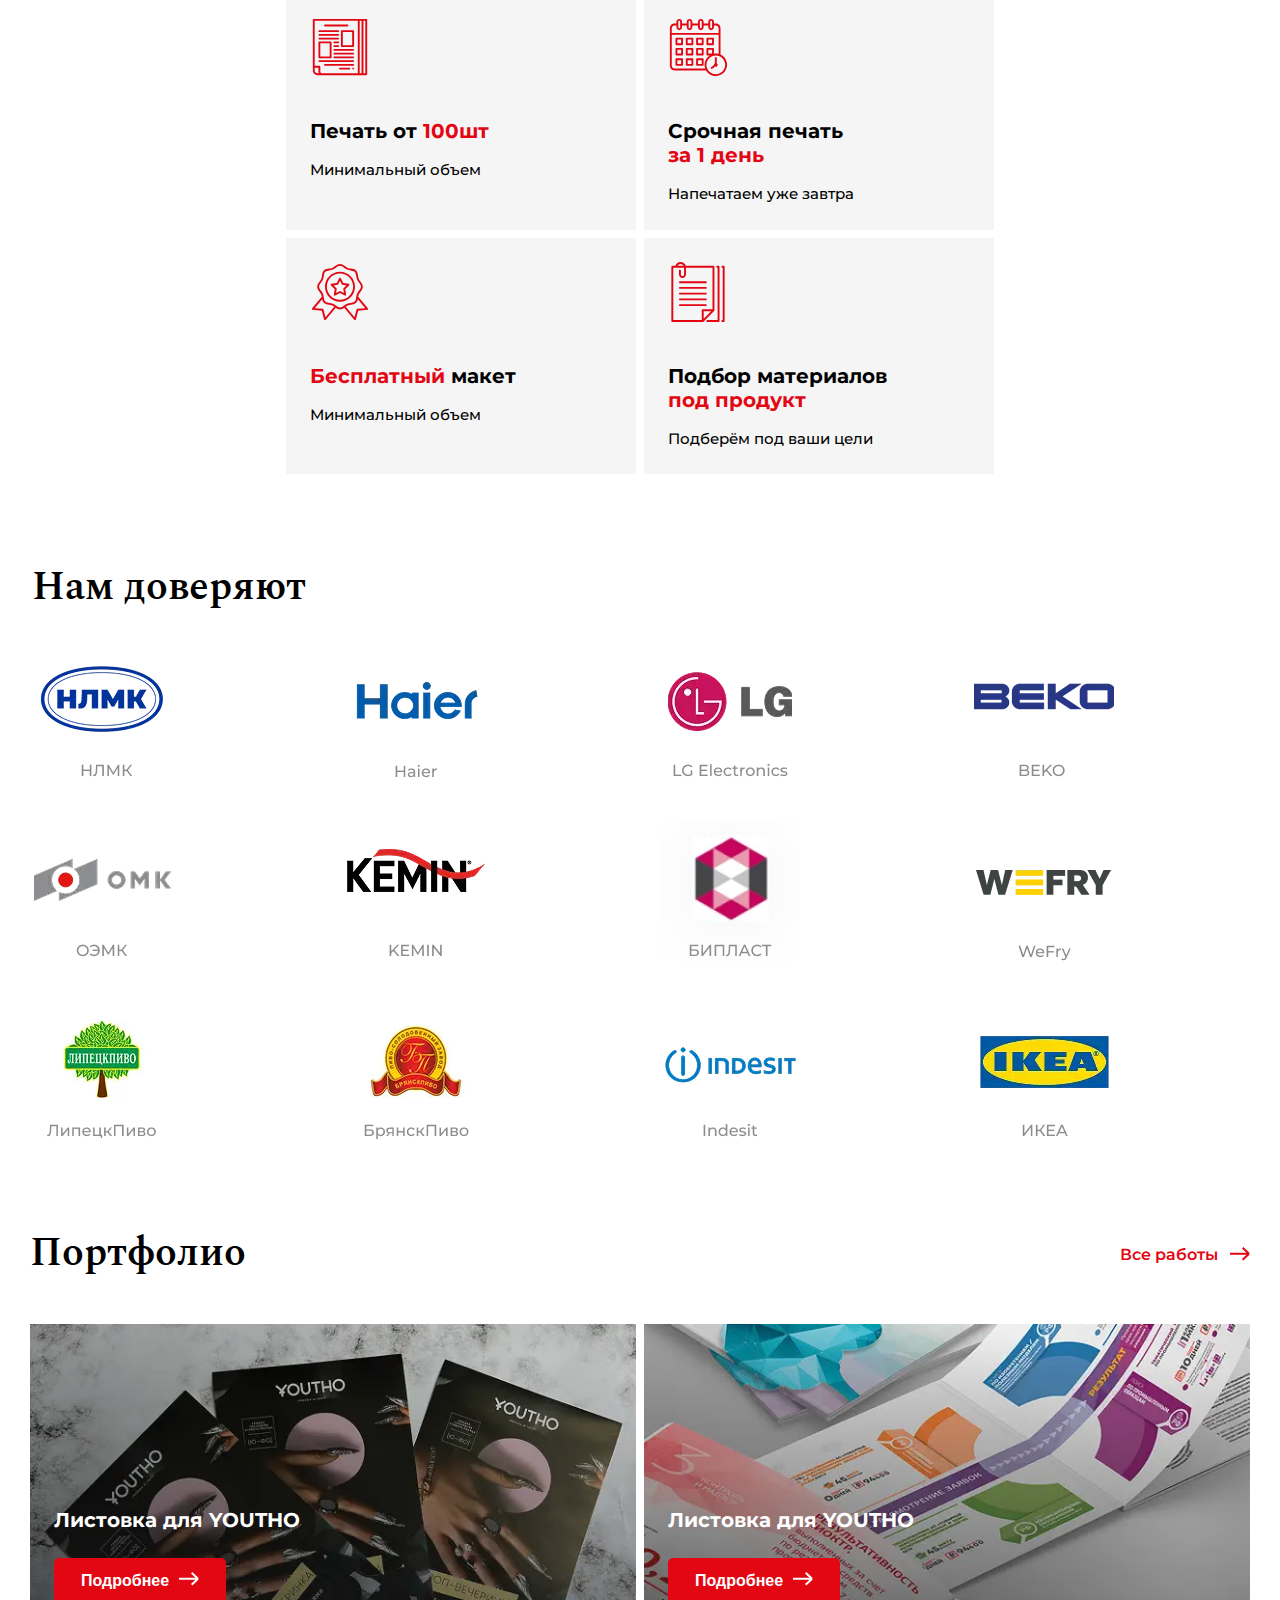
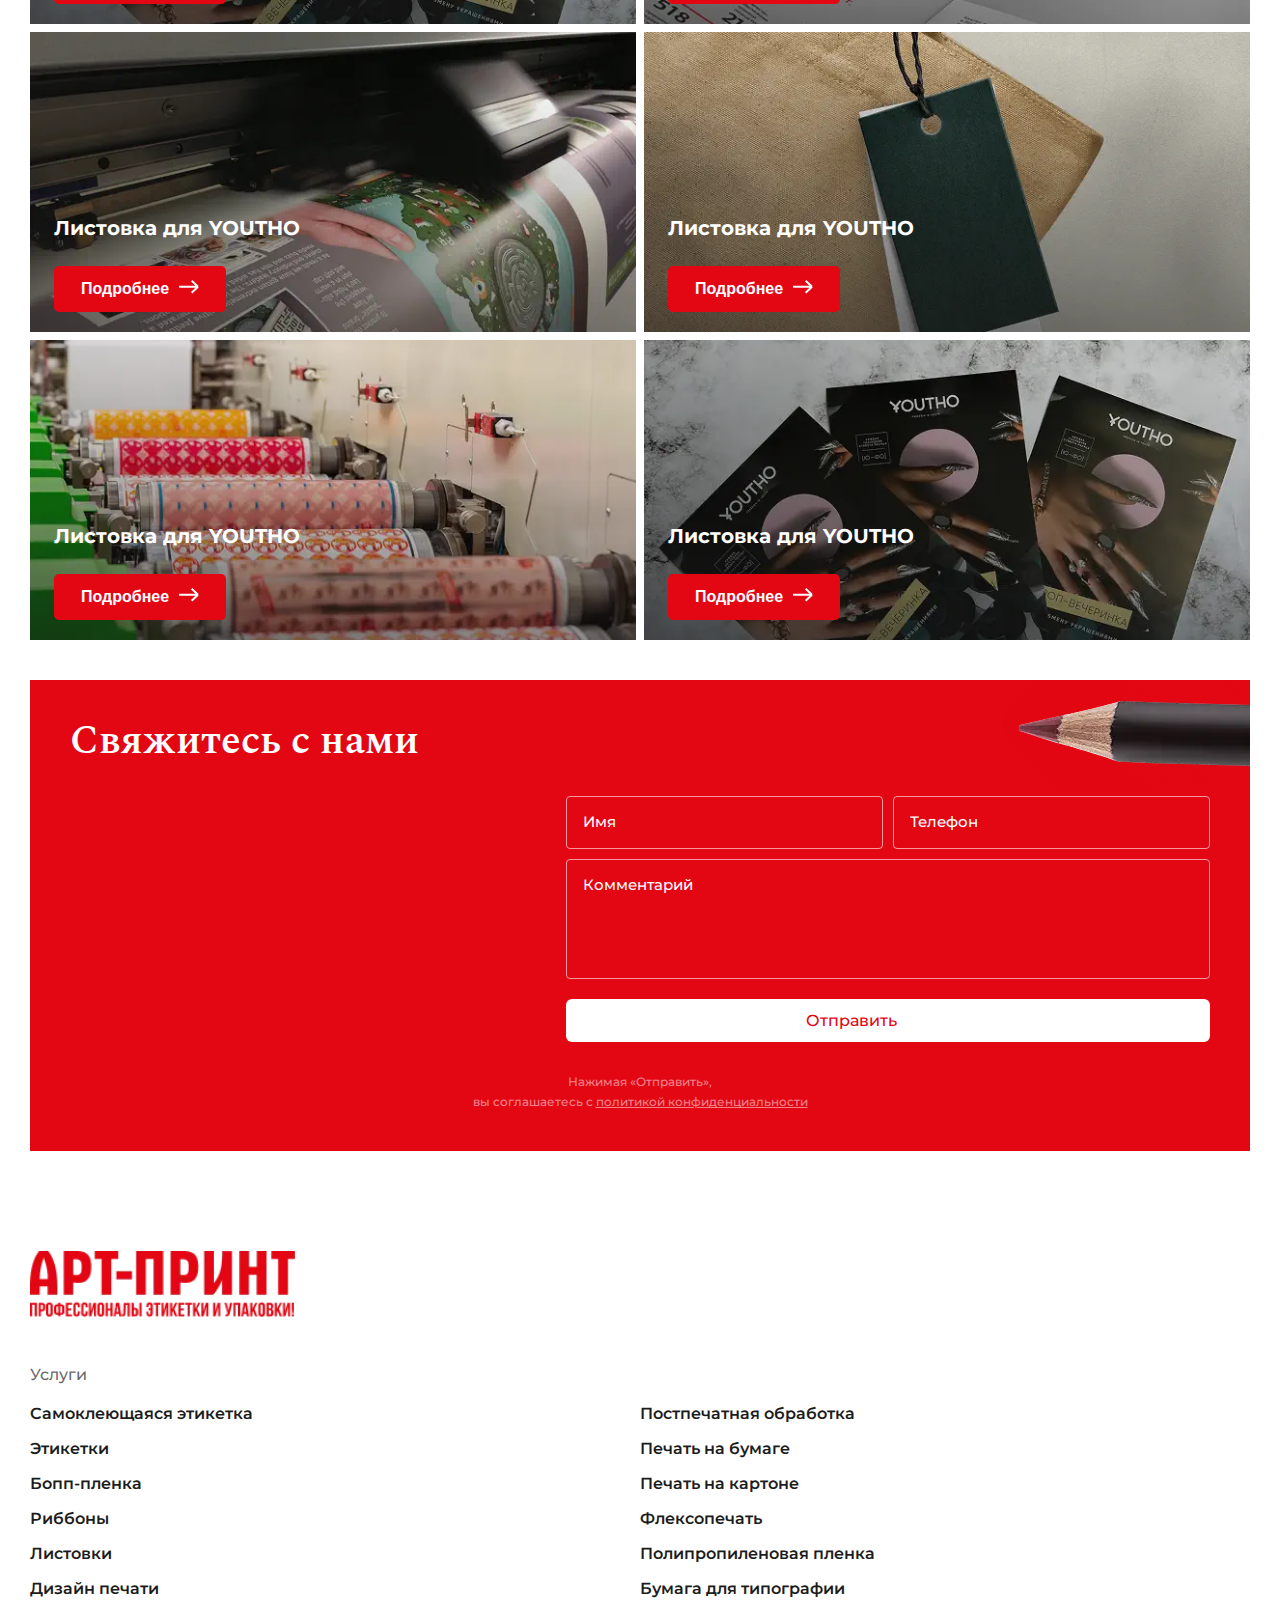
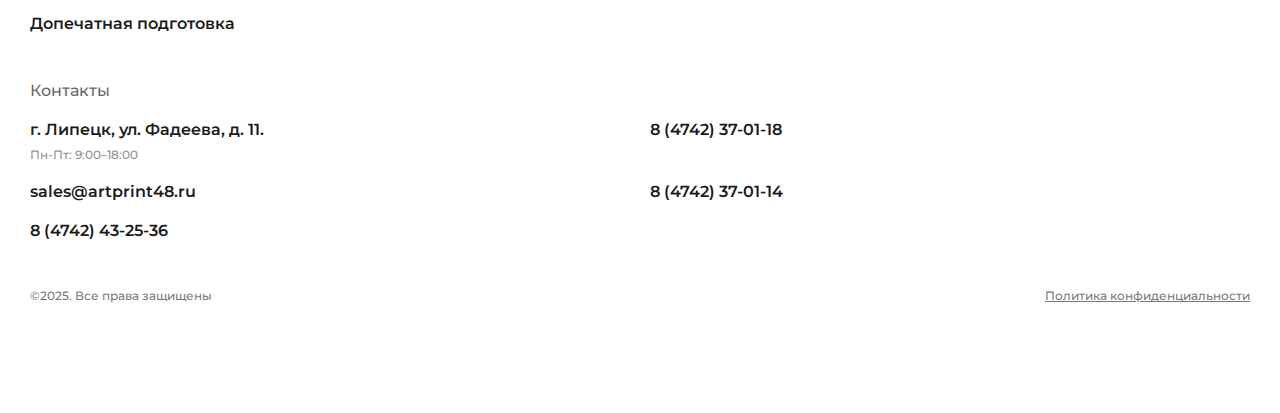
<file: equipment1.html>
<!DOCTYPE html>
<html lang="en">

<head>
  <meta charset="UTF-8">
  <meta name="viewport" content="width=device-width, initial-scale=1.0">
  <title>Equipment</title>
  <link rel="stylesheet" href="css/styles.css">
  <link rel="stylesheet" href="css/equipment1.css">
  <link rel="stylesheet" href="css/adaptive.css">
</head>

<body>
  <header class="header">
    <div class="container">
      <div class="header-inner">
        <a class="header-logo" href="#"><img src="images/index/Logotip_ArtPrint_2 1.webp" alt="Art-Print"></a>
        <ul class="header-inner_list">
          <li class="header-inner_list-item">
            <p class="header-inner_list-item-title text-smb header-inner_list-item-title-hid">г. Липецк, ул. Фадеева, д.
              11.</p>
            <p class="header-inner_list-item-note add-text">Пн-Пт: 9:00–18:00</p>
          </li>
          <li class="header-inner_list-item">
            <p class="header-inner_list-item-title text-smb header-inner_list-item-title-hid">sales@artprint48.ru</p>
          </li>
          <li class="header-inner_list-item">
            <p class="header-inner_list-item-title text-smb">8 (4742) 43-25-36</p>
          </li>
        </ul>
        <a href="#" class="header-inner_button">
          <span class="header-inner_button-title">Заказать звонок</span>
          <svg class="header-inner_button-icon" width="16" height="16" aria-hidden="true" focusable="false"
            viewBox="0 0 16 16" fill="none">
            <path
              d="M15.5477 11.7424L13.3149 9.50954C12.5174 8.71209 11.1618 9.0311 10.8428 10.0678C10.6036 10.7855 9.80611 11.1842 9.08841 11.0247C7.49352 10.626 5.34042 8.55261 4.9417 6.87797C4.70246 6.16024 5.18093 5.36279 5.89863 5.12359C6.93531 4.80461 7.25429 3.44895 6.45684 2.65151L4.224 0.418659C3.58604 -0.139553 2.6291 -0.139553 2.07089 0.418659L0.555745 1.93381C-0.959401 3.5287 0.715235 7.75516 4.46323 11.5032C8.21122 15.2511 12.4377 17.0056 14.0326 15.4106L15.5477 13.8955C16.106 13.2575 16.106 12.3006 15.5477 11.7424Z"
              fill="currentColor" />
          </svg>
        </a>
        <svg class="header-inner_icon-hidden" width="22" height="18" viewBox="0 0 22 18" fill="none"
          xmlns="http://www.w3.org/2000/svg">
          <path d="M1 1H21M1 8.5H21M1 16.5H15" stroke="#1C1C1C" stroke-width="2" stroke-linecap="round" />
        </svg>
      </div>
      <a href="#" class="header-inner_button header-inner_button-hid">
        <span class="header-inner_button-title">Заказать звонок</span>
        <svg class="header-inner_button-icon" width="16" height="16" aria-hidden="true" focusable="false"
          viewBox="0 0 16 16" fill="none">
          <path
            d="M15.5477 11.7424L13.3149 9.50954C12.5174 8.71209 11.1618 9.0311 10.8428 10.0678C10.6036 10.7855 9.80611 11.1842 9.08841 11.0247C7.49352 10.626 5.34042 8.55261 4.9417 6.87797C4.70246 6.16024 5.18093 5.36279 5.89863 5.12359C6.93531 4.80461 7.25429 3.44895 6.45684 2.65151L4.224 0.418659C3.58604 -0.139553 2.6291 -0.139553 2.07089 0.418659L0.555745 1.93381C-0.959401 3.5287 0.715235 7.75516 4.46323 11.5032C8.21122 15.2511 12.4377 17.0056 14.0326 15.4106L15.5477 13.8955C16.106 13.2575 16.106 12.3006 15.5477 11.7424Z"
            fill="currentColor" />
        </svg>
      </a>
      <nav class="sub-menu">
        <ul class="sub-menu_list">
          <li class="sub-menu_list-elem">
            <span>Печать</span>
            <svg width="9" height="8" viewBox="0 0 9 8" fill="none" xmlns="http://www.w3.org/2000/svg">
              <path
                d="M3.59955 7.5C3.98445 8.16667 4.9467 8.16667 5.3316 7.5L8.7957 1.5C9.1806 0.833334 8.69948 0 7.92968 0H1.00147C0.231674 0 -0.249451 0.833333 0.135449 1.5L3.59955 7.5Z"
                fill="#E30613" />
            </svg>
          </li>
          <li class="sub-menu_list-elem"><span>Другие услуги</span>
            <svg width="9" height="8" viewBox="0 0 9 8" fill="none" xmlns="http://www.w3.org/2000/svg">
              <path
                d="M3.59955 7.5C3.98445 8.16667 4.9467 8.16667 5.3316 7.5L8.7957 1.5C9.1806 0.833334 8.69948 0 7.92968 0H1.00147C0.231674 0 -0.249451 0.833333 0.135449 1.5L3.59955 7.5Z"
                fill="#E30613" />
            </svg>
          </li>
          <li class="sub-menu_list-elem"><span>Оборудование</span>
          <li class="sub-menu_list-elem"><span>Галерея</span></li>
          <li class="sub-menu_list-elem"><span>Доставка</span></li>
          <li class="sub-menu_list-elem"><span>Контакты</span></li>
        </ul>
      </nav>
    </div>
  </header>

  <div class="big-card">
    <div class="container">
      <div class="print-services_big-card">
        <div class="big-card_text">
          <nav class="bread">
            <a href="#" class="bread-item">Главная</a>
            <span class="bread-separator">//</span>
            <span class="bread-item">Оборудование</span>
            <span class="bread-separator">//</span>
            <span class="bread-item bread-item--current">Полноцветная флексопечатная машина ZBS-320-8IR+2UV</span>
          </nav>
          <h3 class="big-card_text-title sub-headers">Полноцветная флексопечатная машина ZBS-320-8IR+2UV</h3>
          <p class="big-card_text-p text-p">
            Флексографская 8-красочная печатная машина секционного (линейного) вертикального двухколонного построения. В
            ZBS-320-8IR+2UV интегрирована система равнения и инспекции края полотна c функцией ультрафиолетовой сушки,
            ламинирования и системой холодного (УФ) тиснения. Машина обеспечивает изготовление высококачественных
            полноцветных этикеток, наклеек, ярлыков, коробок, бумажных стаканов, гибкой упаковки из плёнки или фольги,
            печати колбасной оболочки и другой продукции. Высокотехнологичное оборудование обеспечивает точное
            воспроизведение цветов и изображений на бумаге и плёнке. Система инфракрасной и ультрафиолетовой сушки
            обеспечивает быструю фиксацию красок, повышая производительность и качество печати.
          </p>
        </div>
      </div>
    </div>
  </div>


  <section class="equipment">
    <div class="container">
      <div class="equipment-slider">

        <button class="equipment-arrow equipment-arrow--prev" type="button">
          <svg width="20" height="14" viewBox="0 0 20 14" fill="none" xmlns="http://www.w3.org/2000/svg">
            <path d="M1 7H19M1 7L7.33333 1M1 7L7.33333 13" stroke="white" stroke-width="2" stroke-linejoin="round" />
          </svg>
        </button>

        <button class="equipment-arrow equipment-arrow--next" type="button">
          <svg width="20" height="14" viewBox="0 0 20 14" fill="none" xmlns="http://www.w3.org/2000/svg">
            <path d="M19 7H1M19 7L12.6667 1M19 7L12.6667 13" stroke="white" stroke-width="2" stroke-linejoin="round" />
          </svg>
        </button>

        <div class="equipment-viewport">
          <ul class="equipment-track">
            <li class="equipment-slide">
              <img src="images/equipment/image.webp" alt="Оборудование 1">
            </li>
            <li class="equipment-slide">
              <img src="images/equipment/image.webp" alt="Оборудование 2">
            </li>
            <li class="equipment-slide">
              <img src="images/equipment/image.webp" alt="Оборудование 3">
            </li>
            <li class="equipment-slide">
              <img src="images/equipment/image.webp" alt="Оборудование 4">
            </li>
            <li class="equipment-slide">
              <img src="images/equipment/image.webp" alt="Оборудование 5">
            </li>
          </ul>
        </div>

        <div class="equipment-dots">
          <button class="equipment-dot equipment-dot--active" type="button"></button>
          <button class="equipment-dot" type="button"></button>
          <button class="equipment-dot" type="button"></button>
          <button class="equipment-dot" type="button"></button>
          <button class="equipment-dot" type="button"></button>
        </div>
      </div>
    </div>
  </section>




  <section class="benefits">
    <div class="container">
      <div class="benefits_inner">
        <h3 class="print-services_title sub-headers">Преимущества</h3>
        <div class="benefits_inner_cards">
          <div class="benefits_inner-item">
            <img class="benefits_inner-item-ico" src="images/index/contactsico5.svg" alt="ico">
            <div class="benefits_inner-item-text-block">
              <h5 class="benefits_inner-item-title text-bd">Печать от<span class="benefits_inner-title-red">
                  100шт</span>
              </h5>
              <span class="benefits_inner-item-text text-p">Минимальный объем</span>
            </div>
          </div>
          <div class="benefits_inner-item">
            <img class="benefits_inner-item-ico" src="images/index/contactsico4.svg" alt="ico">
            <div class="benefits_inner-item-text-block">
              <h5 class="benefits_inner-item-title text-bd">Срочная печать<br><span class="benefits_inner-title-red">за
                  1
                  день</span></h5>
              <span class="benefits_inner-item-text text-p">Напечатаем уже завтра</span>
            </div>
          </div>
          <div class="benefits_inner-item">
            <img class="benefits_inner-item-ico" src="images/index/contactsico2.svg" alt="ico">
            <div class="benefits_inner-item-text-block">
              <h5 class="benefits_inner-item-title text-bd"><span class="benefits_inner-title-red">Бесплатный
                </span>макет
              </h5>
              <span class="benefits_inner-item-text text-p">Минимальный объем</span>
            </div>
          </div>
          <div class="benefits_inner-item">
            <img class="benefits_inner-item-ico" src="images/index/contactsico3.svg" alt="ico">
            <div class="benefits_inner-item-text-block">
              <h5 class="benefits_inner-item-title text-bd">Подбор материалов<br><span
                  class="benefits_inner-title-red">под
                  продукт</span></h5>
              <span class="benefits_inner-item-text text-p">Подберём под ваши цели</span>
            </div>
          </div>
        </div>
      </div>
    </div>
  </section>

  <section class="partners">
    <div class="container">
      <h3 class="partners_title sub-headers">Нам доверяют</h3>
      <div class="partners_inner">
        <img class="partners_inner-item" src="images/index/partner1.webp" alt="partner">
        <img class="partners_inner-item" src="images/index/partner2.webp" alt="partner">
        <img class="partners_inner-item" src="images/index/partner3.webp" alt="partner">
        <img class="partners_inner-item" src="images/index/partner4.webp" alt="partner">
        <img class="partners_inner-item" src="images/index/partner5.webp" alt="partner">
        <img class="partners_inner-item" src="images/index/partner6.webp" alt="partner">
        <img class="partners_inner-item" src="images/index/partner7.webp" alt="partner">
        <img class="partners_inner-item" src="images/index/partner8.webp" alt="partner">
        <img class="partners_inner-item" src="images/index/partner9.webp" alt="partner">
        <img class="partners_inner-item" src="images/index/partner10.webp" alt="partner">
        <img class="partners_inner-item" src="images/index/partner11.webp" alt="partner">
        <img class="partners_inner-item" src="images/index/partner12.webp" alt="partner">
      </div>
    </div>
  </section>

  <section class="portfolio">
    <div class="container">
      <div class="portfolio_inner">
        <div class="portfolio_inner-header">
          <h3 class="portfolio_inner-title sub-headers">Портфолио</h3>
          <a href="" class="portfolio_inner-header-button">Все работы
            <svg width="20" height="14" viewBox="0 0 20 14" fill="none" xmlns="http://www.w3.org/2000/svg">
              <path d="M19 6.72607H-4.76837e-07M19 6.72607L12.6667 0.726074M19 6.72607L12.6667 12.7261" stroke="#E30613"
                stroke-width="2" stroke-linejoin="round" />
            </svg>
          </a>
        </div>
        <div class="portfolio_slider">
          <ul class="portfolio_inner-block">
            <li class="portfolio_inner-block-card text-bd" style="background-image:url('images/index/1.webp')">
              <div class="portfolio_inner-block-card-content">
                <p class="portfolio_inner-block-card-text text-bd">Листовка для YOUTHO</p>
                <button class="portfolio_inner-block-card-button text-smb">Подробнее
                  <svg width="20" height="14" viewBox="0 0 20 14" fill="none" xmlns="http://www.w3.org/2000/svg">
                    <path d="M19 6.72607H-4.76837e-07M19 6.72607L12.6667 0.726074M19 6.72607L12.6667 12.7261"
                      stroke="white" stroke-width="2" stroke-linejoin="round" />
                  </svg>
                </button>
              </div>
            </li>
            <li class="portfolio_inner-block-card text-bd" style="background-image:url('images/index/2.webp')">
              <div class="portfolio_inner-block-card-content">
                <p class="portfolio_inner-block-card-text text-bd">Листовка для YOUTHO</p>
                <button class="portfolio_inner-block-card-button text-smb">Подробнее
                  <svg width="20" height="14" viewBox="0 0 20 14" fill="none" xmlns="http://www.w3.org/2000/svg">
                    <path d="M19 6.72607H-4.76837e-07M19 6.72607L12.6667 0.726074M19 6.72607L12.6667 12.7261"
                      stroke="white" stroke-width="2" stroke-linejoin="round" />
                  </svg>
                </button>
              </div>
            </li>
            <li class="portfolio_inner-block-card text-bd" style="background-image:url('images/index/3.webp')">
              <div class="portfolio_inner-block-card-content">
                <p class="portfolio_inner-block-card-text text-bd">Листовка для YOUTHO</p>
                <button class="portfolio_inner-block-card-button text-smb">Подробнее
                  <svg width="20" height="14" viewBox="0 0 20 14" fill="none" xmlns="http://www.w3.org/2000/svg">
                    <path d="M19 6.72607H-4.76837e-07M19 6.72607L12.6667 0.726074M19 6.72607L12.6667 12.7261"
                      stroke="white" stroke-width="2" stroke-linejoin="round" />
                  </svg>
                </button>
              </div>
            </li>
            <li class="portfolio_inner-block-card text-bd" style="background-image:url('images/index/4.webp')">
              <div class="portfolio_inner-block-card-content">
                <p class="portfolio_inner-block-card-text text-bd">Листовка для YOUTHO</p>
                <button class="portfolio_inner-block-card-button text-smb">Подробнее
                  <svg width="20" height="14" viewBox="0 0 20 14" fill="none" xmlns="http://www.w3.org/2000/svg">
                    <path d="M19 6.72607H-4.76837e-07M19 6.72607L12.6667 0.726074M19 6.72607L12.6667 12.7261"
                      stroke="white" stroke-width="2" stroke-linejoin="round" />
                  </svg>
                </button>
              </div>
            </li>
            <li class="portfolio_inner-block-card text-bd" style="background-image:url('images/index/5.webp')">
              <div class="portfolio_inner-block-card-content">
                <p class="portfolio_inner-block-card-text text-bd">Листовка для YOUTHO</p>
                <button class="portfolio_inner-block-card-button text-smb">Подробнее
                  <svg width="20" height="14" viewBox="0 0 20 14" fill="none" xmlns="http://www.w3.org/2000/svg">
                    <path d="M19 6.72607H-4.76837e-07M19 6.72607L12.6667 0.726074M19 6.72607L12.6667 12.7261"
                      stroke="white" stroke-width="2" stroke-linejoin="round" />
                  </svg>
                </button>
              </div>
            </li>
            <li class="portfolio_inner-block-card text-bd" style="background-image:url('images/index/1.webp')">
              <div class="portfolio_inner-block-card-content">
                <p class="portfolio_inner-block-card-text text-bd">Листовка для YOUTHO</p>
                <button class="portfolio_inner-block-card-button text-smb">Подробнее
                  <svg width="20" height="14" viewBox="0 0 20 14" fill="none" xmlns="http://www.w3.org/2000/svg">
                    <path d="M19 6.72607H-4.76837e-07M19 6.72607L12.6667 0.726074M19 6.72607L12.6667 12.7261"
                      stroke="white" stroke-width="2" stroke-linejoin="round" />
                  </svg>
                </button>
              </div>
            </li>
          </ul>
          <div class="portfolio_pager"></div>
          <button class="portfolio_inner-header-button portfolio_inner-header-button-bottom">Все работы
            <svg width="20" height="14" viewBox="0 0 20 14" fill="none" xmlns="http://www.w3.org/2000/svg">
              <path d="M19 6.72607H-4.76837e-07M19 6.72607L12.6667 0.726074M19 6.72607L12.6667 12.7261" stroke="#E30613"
                stroke-width="2" stroke-linejoin="round" />
            </svg>
          </button>
        </div>
      </div>
      <div class="portfolio_form">
        <img src="images/label_printing/pencil2.webp" alt="" class="portfolio_form-pencil"
          data-src-desktop="images/label_printing/pencil2.webp" data-src-tablet="images/label_printing/pencil2780.webp"
          data-src-mobile="images/label_printing/pencil2380.webp" />
        <div class="portfolio_form-inner">
          <div class="portfolio_form-left">
            <h2 class="portfolio_form-title sub-headers">Свяжитесь с нами</h2>
            <p class="portfolio_form-policy">
              Нажимая «Отправить»,<br>
              вы соглашаетесь с<br>
              <a href="#">политикой конфиденциальности</a>
            </p>
          </div>

          <div class="portfolio_form-right">
            <form class="portfolio_form-form" action="#">
              <div class="portfolio_form-row">
                <input type="text" name="name" placeholder="Имя" required>
                <input type="tel" name="phone" placeholder="Телефон" required>
              </div>
              <textarea name="message" rows="4" placeholder="Комментарий"></textarea>
              <a href="#" class="portfolio_form-btn">Отправить</a>
            </form>
          </div>
          <p class="portfolio_form-policy portfolio_form-policy-mobile">
            <span class="policy-line">Нажимая «Отправить»,</span>
            <span class="policy-line policy-line--nowrap">
              вы соглашаетесь с <a href="#">политикой конфиденциальности</a>
            </span>
          </p>
        </div>
      </div>
    </div>
  </section>


  <footer class="footer">
    <div class="container">
      <div class="footer_inner">
        <img class="footer_logo" src="images/index/logoart.webp" alt="logo">
        <div class="footer_inner-service">
          <h6 class="footer_inner-service-title">Услуги</h6>
          <ul class="footer_inner-service-list">
            <a href="" class="footer_inner-service-list-elem">Самоклеющаяся этикетка</a>
            <a href="" class="footer_inner-service-list-elem">Постпечатная обработка</a>
            <a href="" class="footer_inner-service-list-elem">Этикетки</a>
            <a href="" class="footer_inner-service-list-elem">Печать на бумаге</a>
            <a href="" class="footer_inner-service-list-elem">Бопп-пленка</a>
            <a href="" class="footer_inner-service-list-elem">Печать на картоне</a>
            <a href="" class="footer_inner-service-list-elem">Риббоны</a>
            <a href="" class="footer_inner-service-list-elem">Флексопечать</a>
            <a href="" class="footer_inner-service-list-elem">Листовки</a>
            <a href="" class="footer_inner-service-list-elem">Полипропиленовая пленка</a>
            <a href="" class="footer_inner-service-list-elem">Дизайн печати</a>
            <a href="" class="footer_inner-service-list-elem">Бумага для типографии</a>
            <a href="" class="footer_inner-service-list-elem">Допечатная подготовка</a>
          </ul>
        </div>
        <div class="footer_inner-contacts">
          <h6 class="footer_inner-contacts-title">Контакты</h6>
          <ul class="footer_inner-contacts-list">
            <li class="footer_inner-contacts-list-elem">
              <p href="" class="footer-inner_list-item-title text-smb">г. Липецк, ул. Фадеева, д. 11.</p>
              <p href="" class="footer-inner_list-item-note add-text">Пн-Пт: 9:00–18:00</p>
            </li>
            <a href="" class="footer_inner-contacts-list-elem">sales@artprint48.ru</a>
            <a href="" class="footer_inner-contacts-list-elem">8 (4742) 43-25-36</a>
            <a href="" class="footer_inner-contacts-list-elem">8 (4742) 37-01-18</a>
            <a href="" class="footer_inner-contacts-list-elem">8 (4742) 37-01-14</a>
          </ul>
        </div>
        <div class="footer_inner-bottom">
          <div class="footer_inner-copyright">
            <p>©2025. Все права защищены</p>
            <a href="#" class="footer_inner-link">Политика конфиденциальности</a>
          </div>
        </div>
      </div>
    </div>
  </footer>

  <script src="https://code.jquery.com/jquery-3.7.1.min.js"></script>
  <script src="js/main.js"></script>
</body>

</html>
</file>
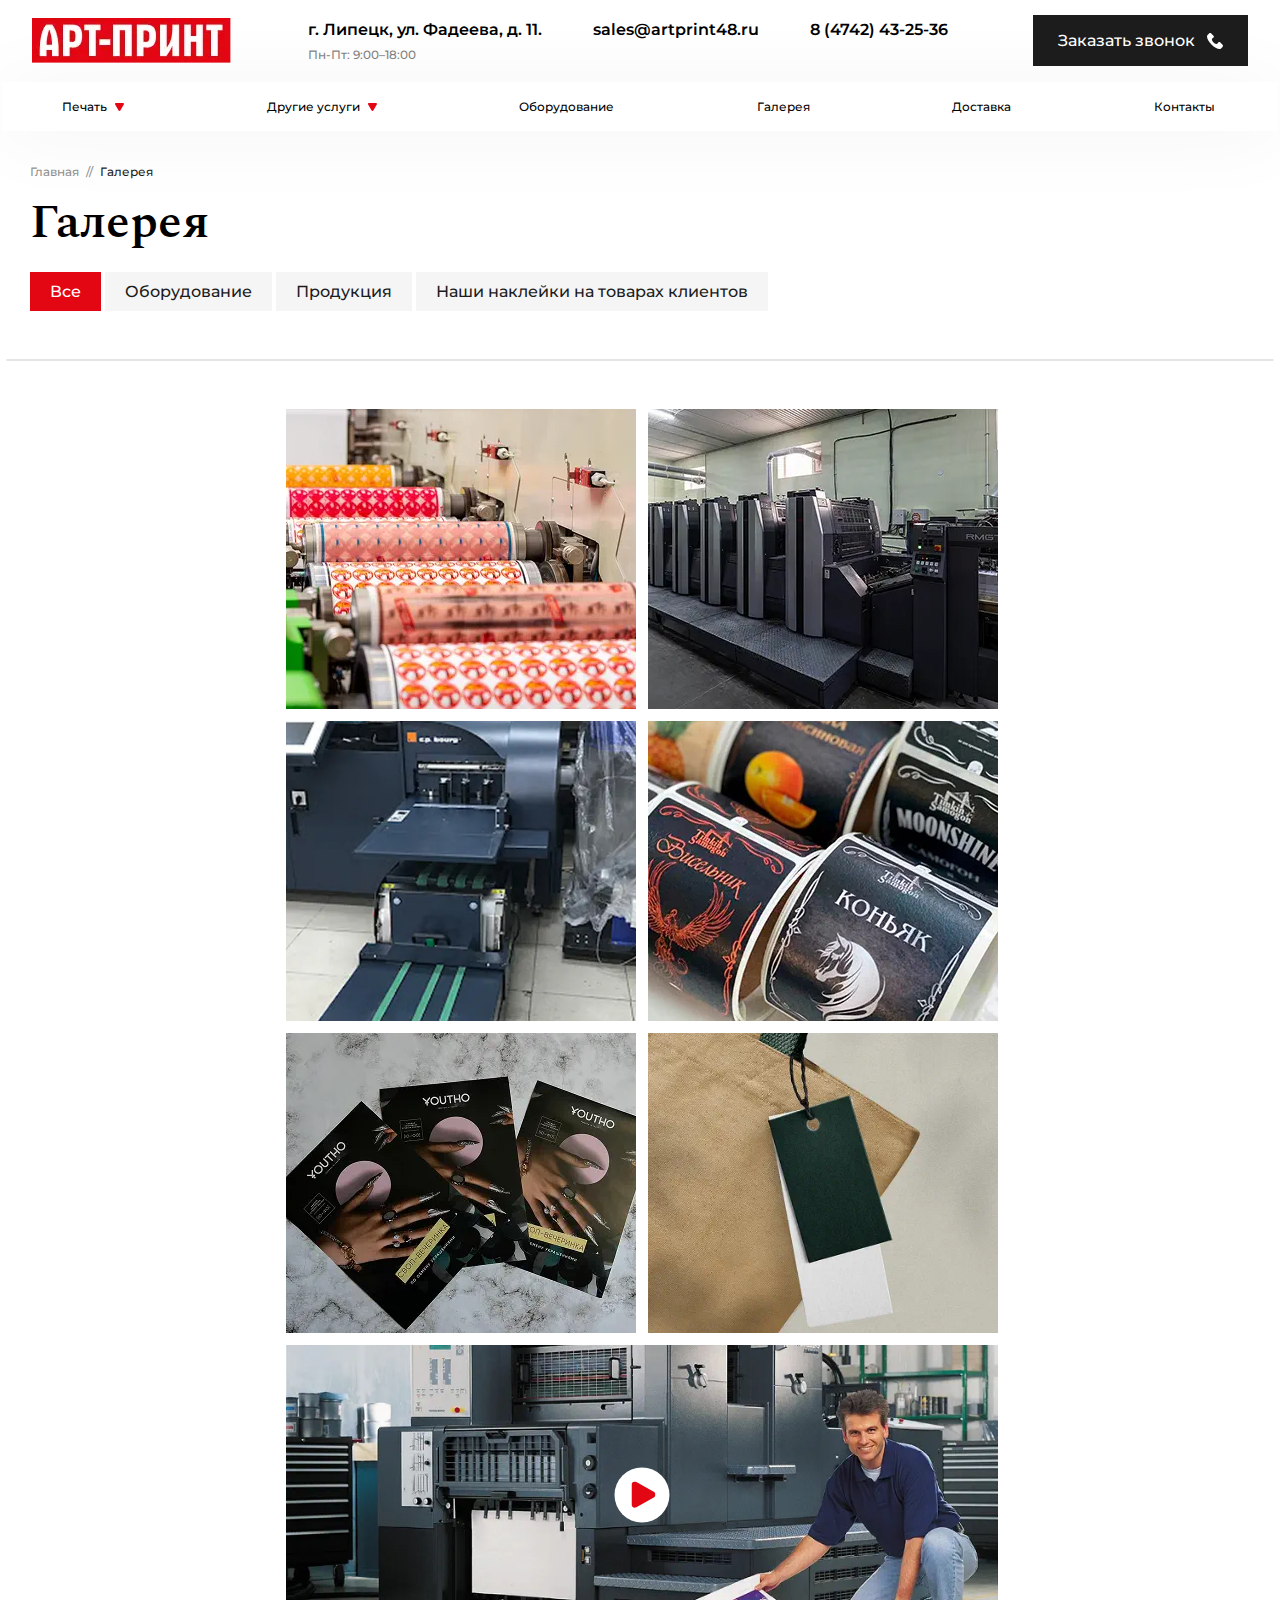
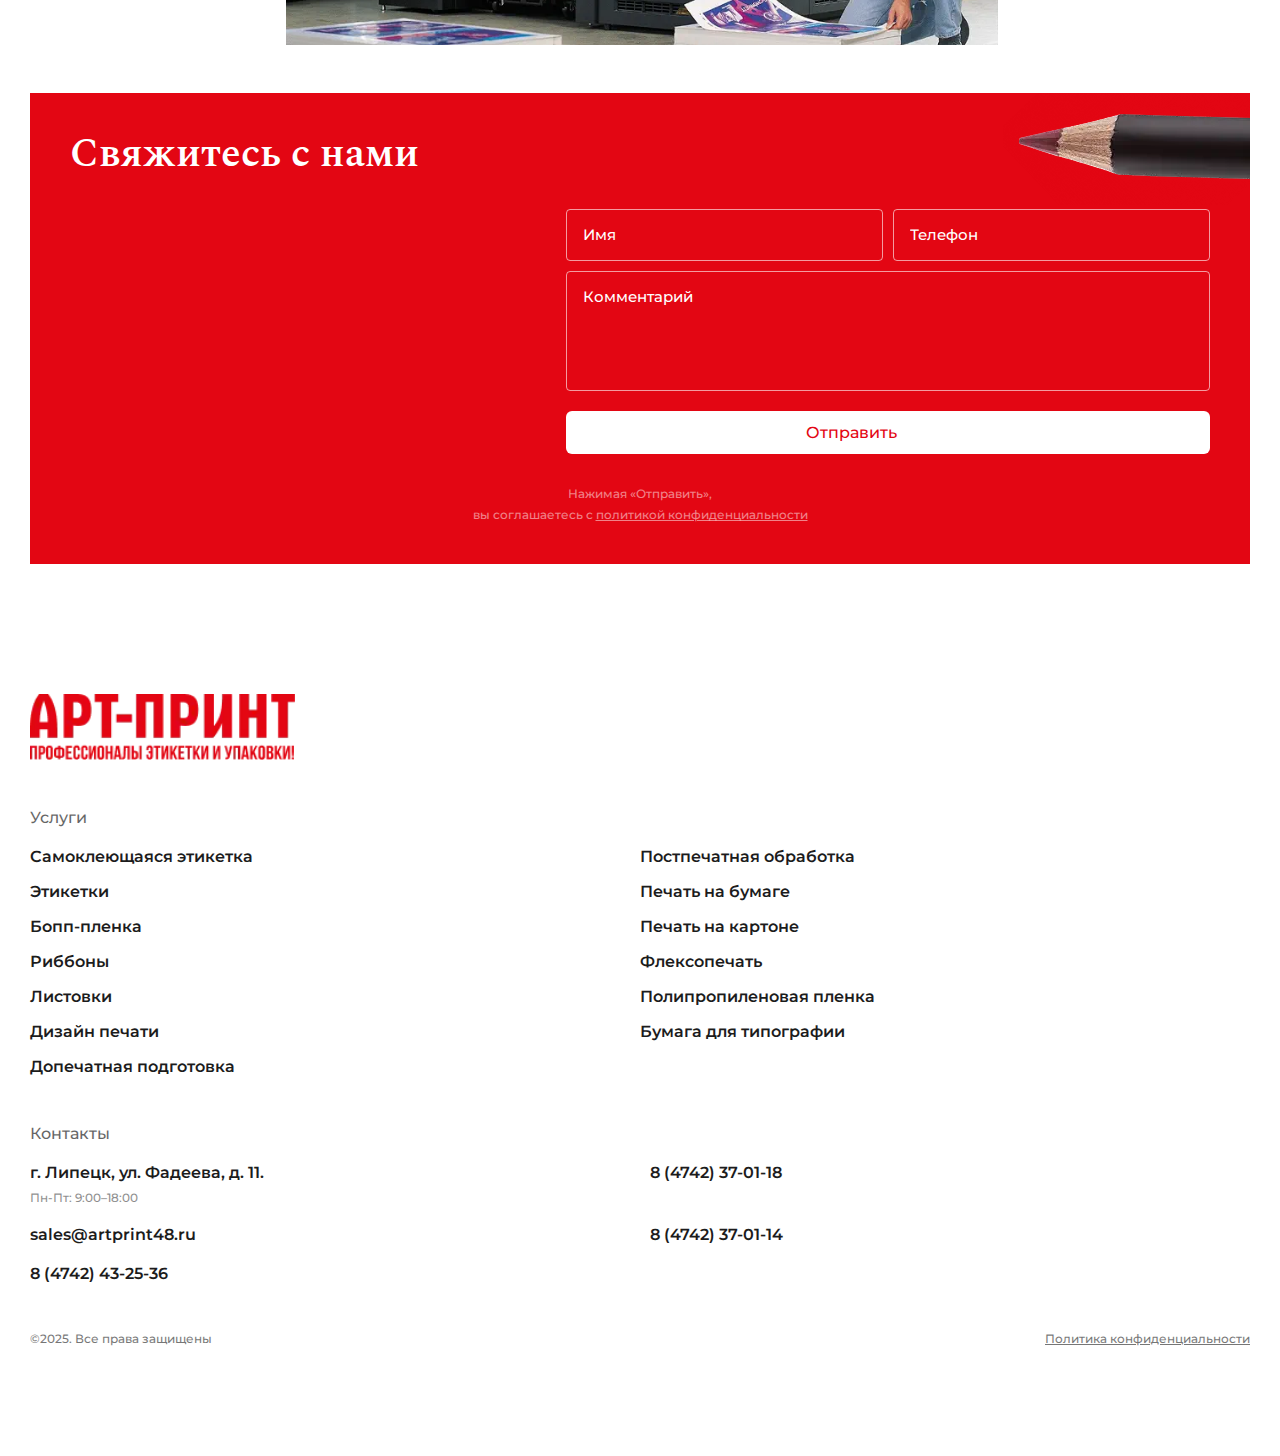
<file: gallery.html>
<!DOCTYPE html>
<html lang="en">

<head>
  <meta charset="UTF-8">
  <meta name="viewport" content="width=device-width, initial-scale=1.0">
  <title>Document</title>
  <link rel="stylesheet" href="css/styles.css">
  <link rel="stylesheet" href="css/gallery.css">
  <link rel="stylesheet" href="css/adaptive.css">
</head>

<body>
  <header class="header">
    <div class="container">
      <div class="header-inner">
        <a class="header-logo" href="#"><img src="images/index/Logotip_ArtPrint_2 1.webp" alt="Art-Print"></a>
        <ul class="header-inner_list">
          <li class="header-inner_list-item">
            <p class="header-inner_list-item-title text-smb header-inner_list-item-title-hid">г. Липецк, ул. Фадеева, д.
              11.</p>
            <p class="header-inner_list-item-note add-text">Пн-Пт: 9:00–18:00</p>
          </li>
          <li class="header-inner_list-item">
            <p class="header-inner_list-item-title text-smb header-inner_list-item-title-hid">sales@artprint48.ru</p>
          </li>
          <li class="header-inner_list-item">
            <p class="header-inner_list-item-title text-smb">8 (4742) 43-25-36</p>
          </li>
        </ul>
        <a href="#" class="header-inner_button">
          <span class="header-inner_button-title">Заказать звонок</span>
          <svg class="header-inner_button-icon" width="16" height="16" aria-hidden="true" focusable="false"
            viewBox="0 0 16 16" fill="none">
            <path
              d="M15.5477 11.7424L13.3149 9.50954C12.5174 8.71209 11.1618 9.0311 10.8428 10.0678C10.6036 10.7855 9.80611 11.1842 9.08841 11.0247C7.49352 10.626 5.34042 8.55261 4.9417 6.87797C4.70246 6.16024 5.18093 5.36279 5.89863 5.12359C6.93531 4.80461 7.25429 3.44895 6.45684 2.65151L4.224 0.418659C3.58604 -0.139553 2.6291 -0.139553 2.07089 0.418659L0.555745 1.93381C-0.959401 3.5287 0.715235 7.75516 4.46323 11.5032C8.21122 15.2511 12.4377 17.0056 14.0326 15.4106L15.5477 13.8955C16.106 13.2575 16.106 12.3006 15.5477 11.7424Z"
              fill="currentColor" />
          </svg>
        </a>
        <svg class="header-inner_icon-hidden" width="22" height="18" viewBox="0 0 22 18" fill="none"
          xmlns="http://www.w3.org/2000/svg">
          <path d="M1 1H21M1 8.5H21M1 16.5H15" stroke="#1C1C1C" stroke-width="2" stroke-linecap="round" />
        </svg>
      </div>
      <a href="#" class="header-inner_button header-inner_button-hid">
        <span class="header-inner_button-title">Заказать звонок</span>
        <svg class="header-inner_button-icon" width="16" height="16" aria-hidden="true" focusable="false"
          viewBox="0 0 16 16" fill="none">
          <path
            d="M15.5477 11.7424L13.3149 9.50954C12.5174 8.71209 11.1618 9.0311 10.8428 10.0678C10.6036 10.7855 9.80611 11.1842 9.08841 11.0247C7.49352 10.626 5.34042 8.55261 4.9417 6.87797C4.70246 6.16024 5.18093 5.36279 5.89863 5.12359C6.93531 4.80461 7.25429 3.44895 6.45684 2.65151L4.224 0.418659C3.58604 -0.139553 2.6291 -0.139553 2.07089 0.418659L0.555745 1.93381C-0.959401 3.5287 0.715235 7.75516 4.46323 11.5032C8.21122 15.2511 12.4377 17.0056 14.0326 15.4106L15.5477 13.8955C16.106 13.2575 16.106 12.3006 15.5477 11.7424Z"
            fill="currentColor" />
        </svg>
      </a>
      <nav class="sub-menu">
        <ul class="sub-menu_list">
          <li class="sub-menu_list-elem">
            <span>Печать</span>
            <svg width="9" height="8" viewBox="0 0 9 8" fill="none" xmlns="http://www.w3.org/2000/svg">
              <path
                d="M3.59955 7.5C3.98445 8.16667 4.9467 8.16667 5.3316 7.5L8.7957 1.5C9.1806 0.833334 8.69948 0 7.92968 0H1.00147C0.231674 0 -0.249451 0.833333 0.135449 1.5L3.59955 7.5Z"
                fill="#E30613" />
            </svg>
          </li>
          <li class="sub-menu_list-elem"><span>Другие услуги</span>
            <svg width="9" height="8" viewBox="0 0 9 8" fill="none" xmlns="http://www.w3.org/2000/svg">
              <path
                d="M3.59955 7.5C3.98445 8.16667 4.9467 8.16667 5.3316 7.5L8.7957 1.5C9.1806 0.833334 8.69948 0 7.92968 0H1.00147C0.231674 0 -0.249451 0.833333 0.135449 1.5L3.59955 7.5Z"
                fill="#E30613" />
            </svg>
          </li>
          <li class="sub-menu_list-elem"><span>Оборудование</span>
          <li class="sub-menu_list-elem"><span>Галерея</span></li>
          <li class="sub-menu_list-elem"><span>Доставка</span></li>
          <li class="sub-menu_list-elem"><span>Контакты</span></li>
        </ul>
      </nav>
    </div>
  </header>

  <div class="gallery">
    <div class="container">
      <div class="gallery_top">
        <nav class="bread">
          <a href="#" class="bread-item">Главная</a>
          <span class="bread-separator">//</span>
          <span class="bread-item bread-item--current">Галерея</span>
        </nav>
        <h3 class="big-card_text-title sub-headers">Галерея</h3>
        <div class="gallery_top-menu">
          <a href="#" class="gallery_top-menu-item_active">Все</a>
          <a href="#" class="gallery_top-menu-item">Оборудование</a>
          <a href="#" class="gallery_top-menu-item">Продукция</a>
          <a href="#" class="gallery_top-menu-item">Наши наклейки на товарах клиентов</a>
        </div>
        <div class="gallery_top-menu-line"></div>
      </div>

      <div class="gallery_block">
        <img src="images/gallery/1.webp" alt="" class="gallery_block-item">
        <img src="images/gallery/2.webp" alt="" class="gallery_block-item">
        <img src="images/gallery/3.webp" alt="" class="gallery_block-item">
        <img src="images/gallery/4.webp" alt="" class="gallery_block-item">
        <img src="images/gallery/5.webp" alt="" class="gallery_block-item">
        <button class="gallery_block-item gallery_block-item_video" type="button">
          <img src="images/gallery/6.webp" alt="" class="gallery_block-item-img">
          <span class="gallery_video-play">
            <svg width="37" height="41" viewBox="0 0 37 41" fill="none" xmlns="http://www.w3.org/2000/svg">
              <path
                d="M34.3296 15.8906C37.7079 17.8062 37.7079 22.6738 34.3296 24.5894L7.4663 39.822C4.13312 41.712 1.7793e-06 39.3043 1.9468e-06 35.4726L3.27847e-06 5.00741C3.44596e-06 1.17565 4.13312 -1.23207 7.4663 0.657982L34.3296 15.8906Z"
                fill="#E30613" />
            </svg>
          </span>
        </button>
        <img src="images/gallery/7.webp" alt="" class="gallery_block-item">
      </div>

      <div class="portfolio_form">
        <img src="images/label_printing/pencil2.webp" alt="" class="portfolio_form-pencil"
          data-src-desktop="images/label_printing/pencil2.webp" data-src-tablet="images/label_printing/pencil2780.webp"
          data-src-mobile="images/label_printing/pencil2380.webp" />
        <div class="portfolio_form-inner">
          <div class="portfolio_form-left">
            <h2 class="portfolio_form-title sub-headers">Свяжитесь с нами</h2>
            <p class="portfolio_form-policy">
              Нажимая «Отправить»,<br>
              вы соглашаетесь с<br>
              <a href="#">политикой конфиденциальности</a>
            </p>
          </div>

          <div class="portfolio_form-right">
            <form class="portfolio_form-form" action="#">
              <div class="portfolio_form-row">
                <input type="text" name="name" placeholder="Имя" required>
                <input type="tel" name="phone" placeholder="Телефон" required>
              </div>
              <textarea name="message" rows="4" placeholder="Комментарий"></textarea>
              <a href="#" class="portfolio_form-btn">Отправить</a>
            </form>
          </div>
          <p class="portfolio_form-policy portfolio_form-policy-mobile">
            <span class="policy-line">Нажимая «Отправить»,</span>
            <span class="policy-line policy-line--nowrap">
              вы соглашаетесь с <a href="#">политикой конфиденциальности</a>
            </span>
          </p>
        </div>
      </div>
    </div>
  </div>

  <footer class="footer">
    <div class="container">
      <div class="footer_inner">
        <img class="footer_logo" src="images/index/logoart.webp" alt="logo">
        <div class="footer_inner-service">
          <h6 class="footer_inner-service-title">Услуги</h6>
          <ul class="footer_inner-service-list">
            <a href="" class="footer_inner-service-list-elem">Самоклеющаяся этикетка</a>
            <a href="" class="footer_inner-service-list-elem">Постпечатная обработка</a>
            <a href="" class="footer_inner-service-list-elem">Этикетки</a>
            <a href="" class="footer_inner-service-list-elem">Печать на бумаге</a>
            <a href="" class="footer_inner-service-list-elem">Бопп-пленка</a>
            <a href="" class="footer_inner-service-list-elem">Печать на картоне</a>
            <a href="" class="footer_inner-service-list-elem">Риббоны</a>
            <a href="" class="footer_inner-service-list-elem">Флексопечать</a>
            <a href="" class="footer_inner-service-list-elem">Листовки</a>
            <a href="" class="footer_inner-service-list-elem">Полипропиленовая пленка</a>
            <a href="" class="footer_inner-service-list-elem">Дизайн печати</a>
            <a href="" class="footer_inner-service-list-elem">Бумага для типографии</a>
            <a href="" class="footer_inner-service-list-elem">Допечатная подготовка</a>
          </ul>
        </div>
        <div class="footer_inner-contacts">
          <h6 class="footer_inner-contacts-title">Контакты</h6>
          <ul class="footer_inner-contacts-list">
            <li class="footer_inner-contacts-list-elem">
              <p href="" class="footer-inner_list-item-title text-smb">г. Липецк, ул. Фадеева, д. 11.</p>
              <p href="" class="footer-inner_list-item-note add-text">Пн-Пт: 9:00–18:00</p>
            </li>
            <a href="" class="footer_inner-contacts-list-elem">sales@artprint48.ru</a>
            <a href="" class="footer_inner-contacts-list-elem">8 (4742) 43-25-36</a>
            <a href="" class="footer_inner-contacts-list-elem">8 (4742) 37-01-18</a>
            <a href="" class="footer_inner-contacts-list-elem">8 (4742) 37-01-14</a>
          </ul>
        </div>
        <div class="footer_inner-bottom">
          <div class="footer_inner-copyright">
            <p>©2025. Все права защищены</p>
            <a href="#" class="footer_inner-link">Политика конфиденциальности</a>
          </div>
        </div>
      </div>
    </div>
  </footer>

  <script src="https://code.jquery.com/jquery-3.7.1.min.js"></script>
  <script src="js/main.js"></script>
</body>

</html>
</file>
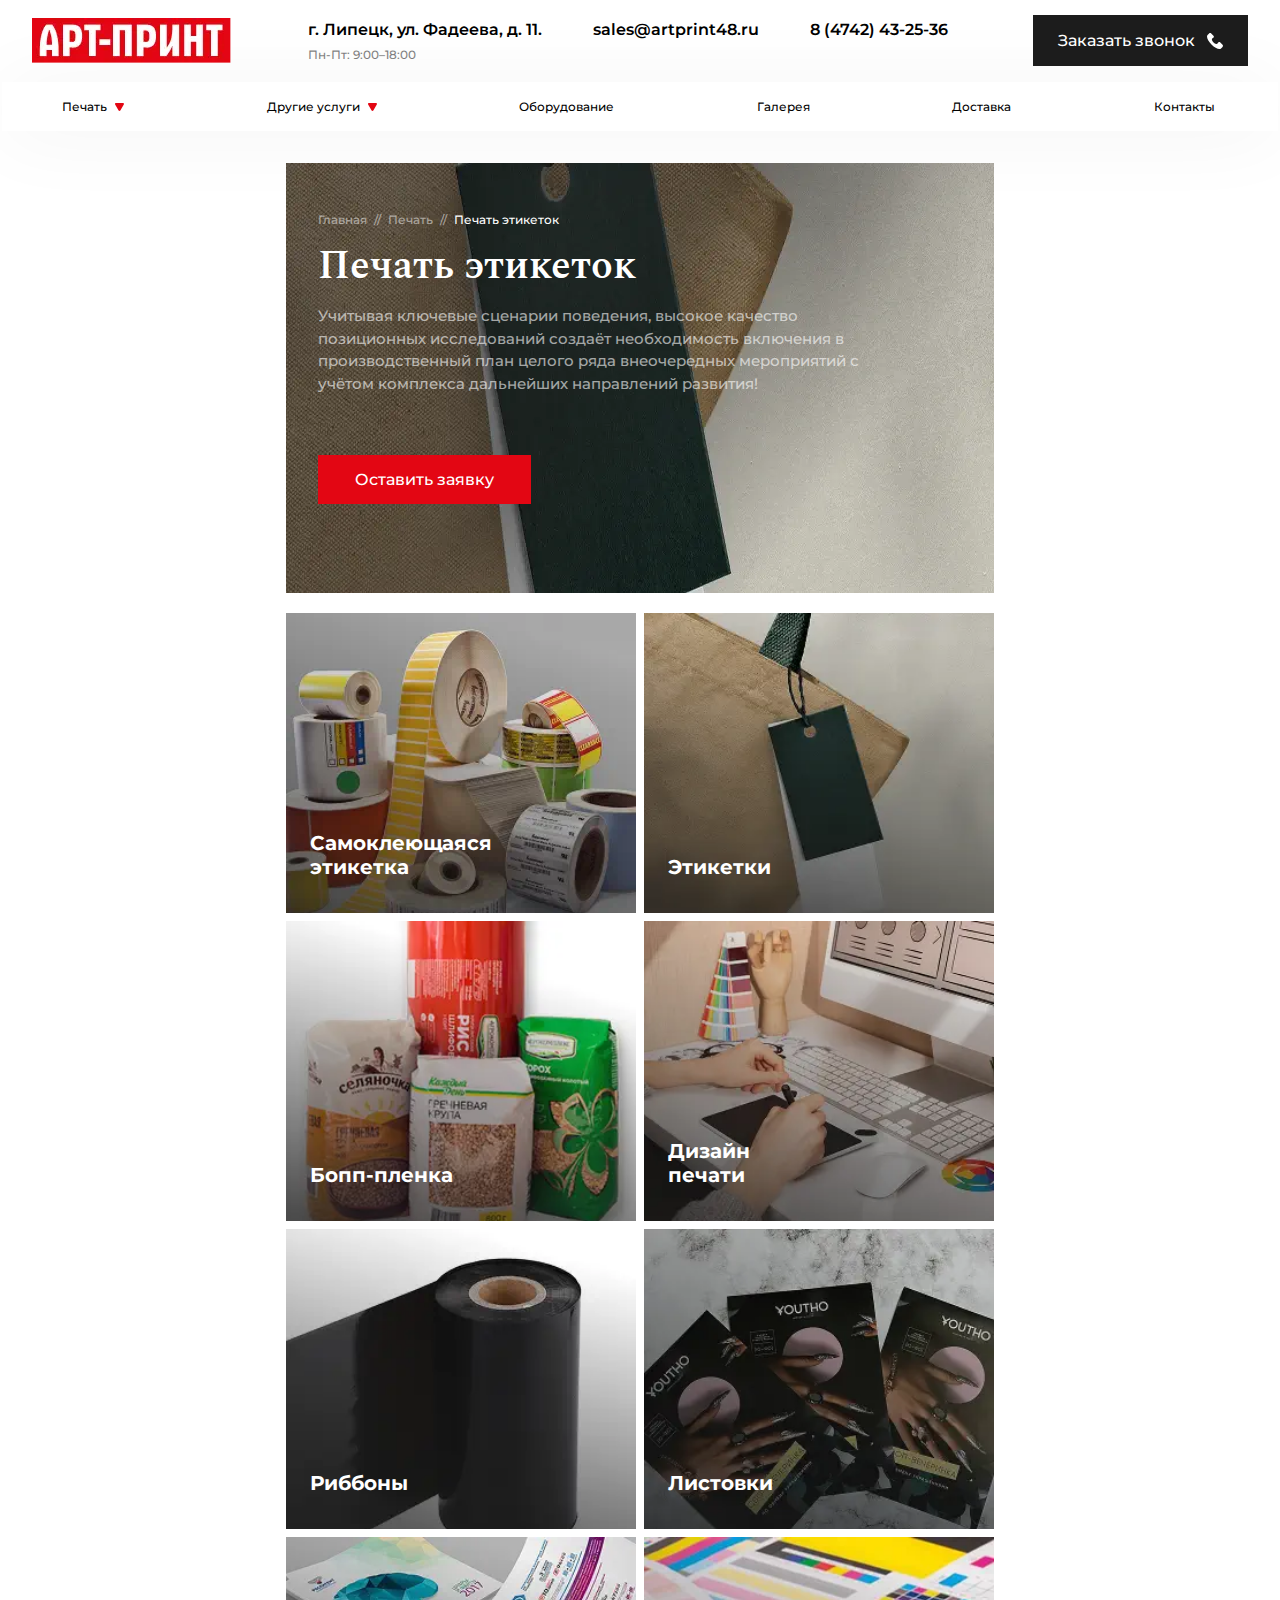
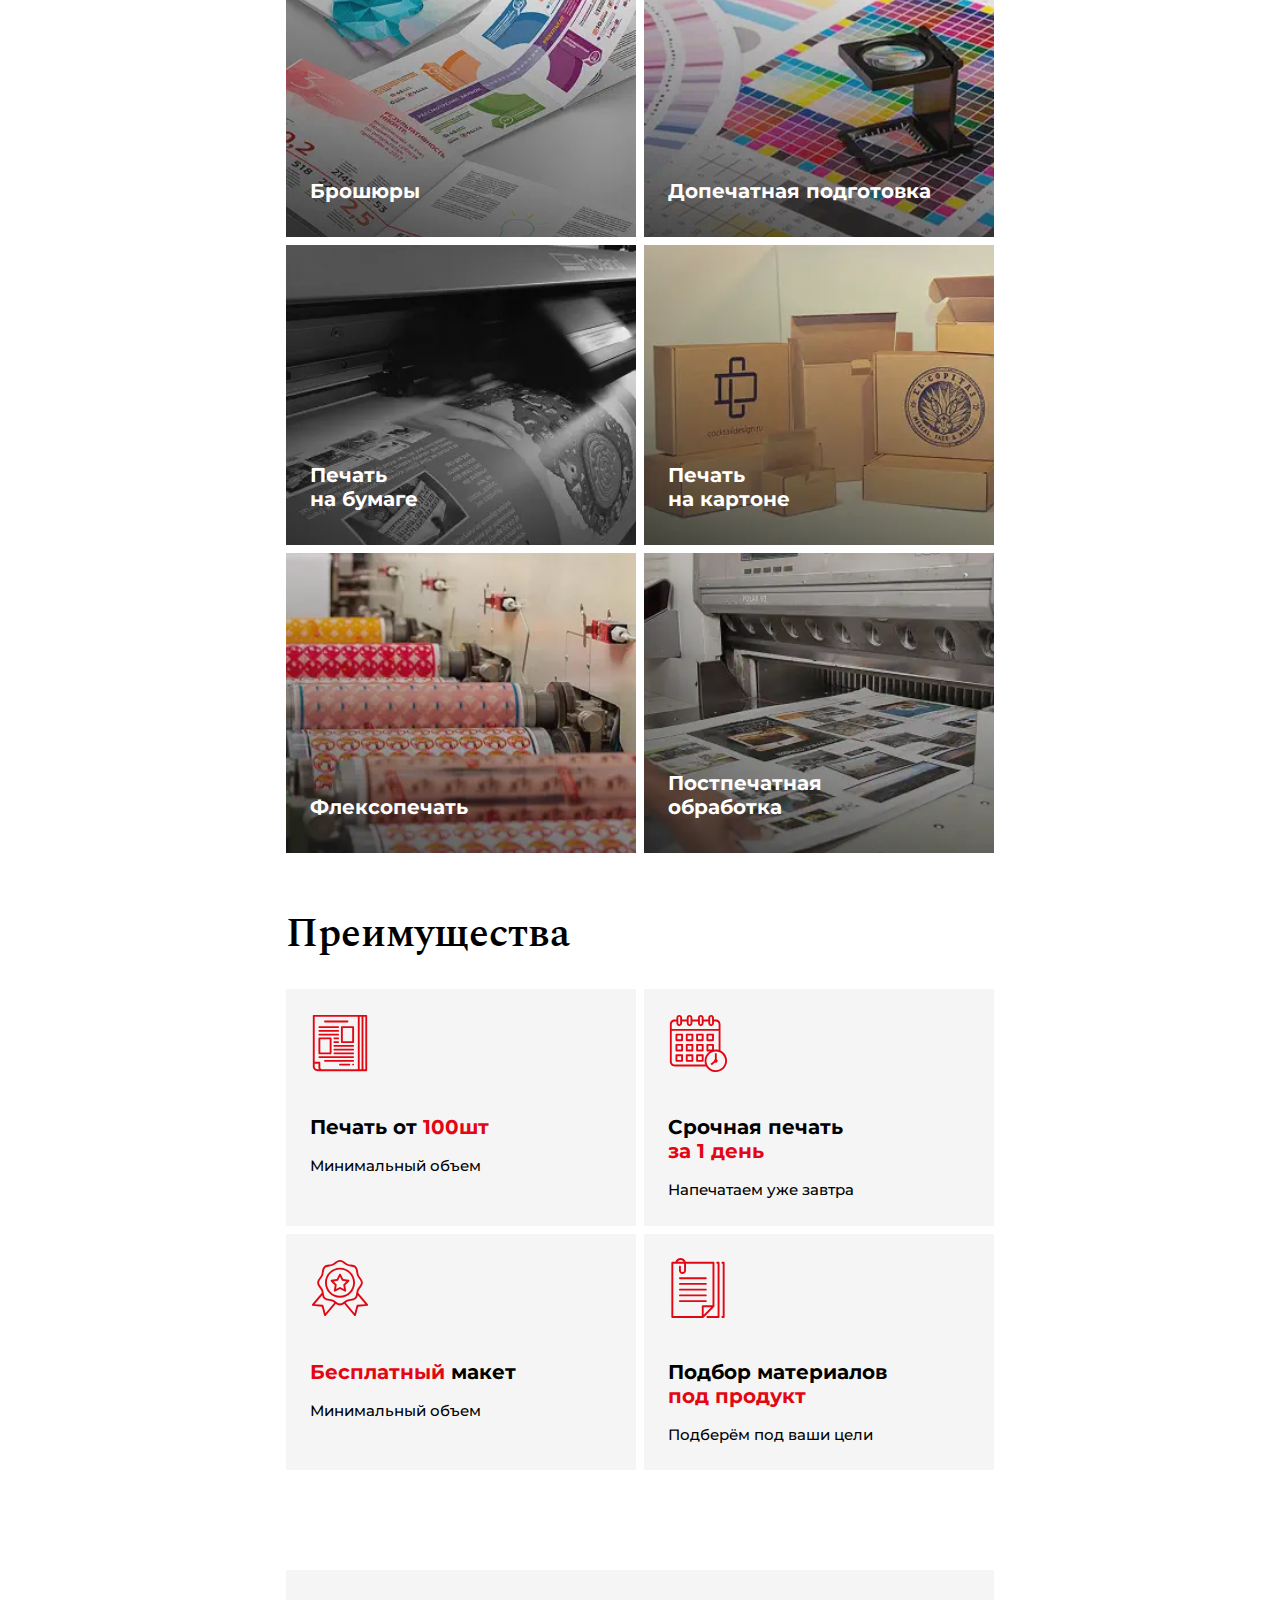
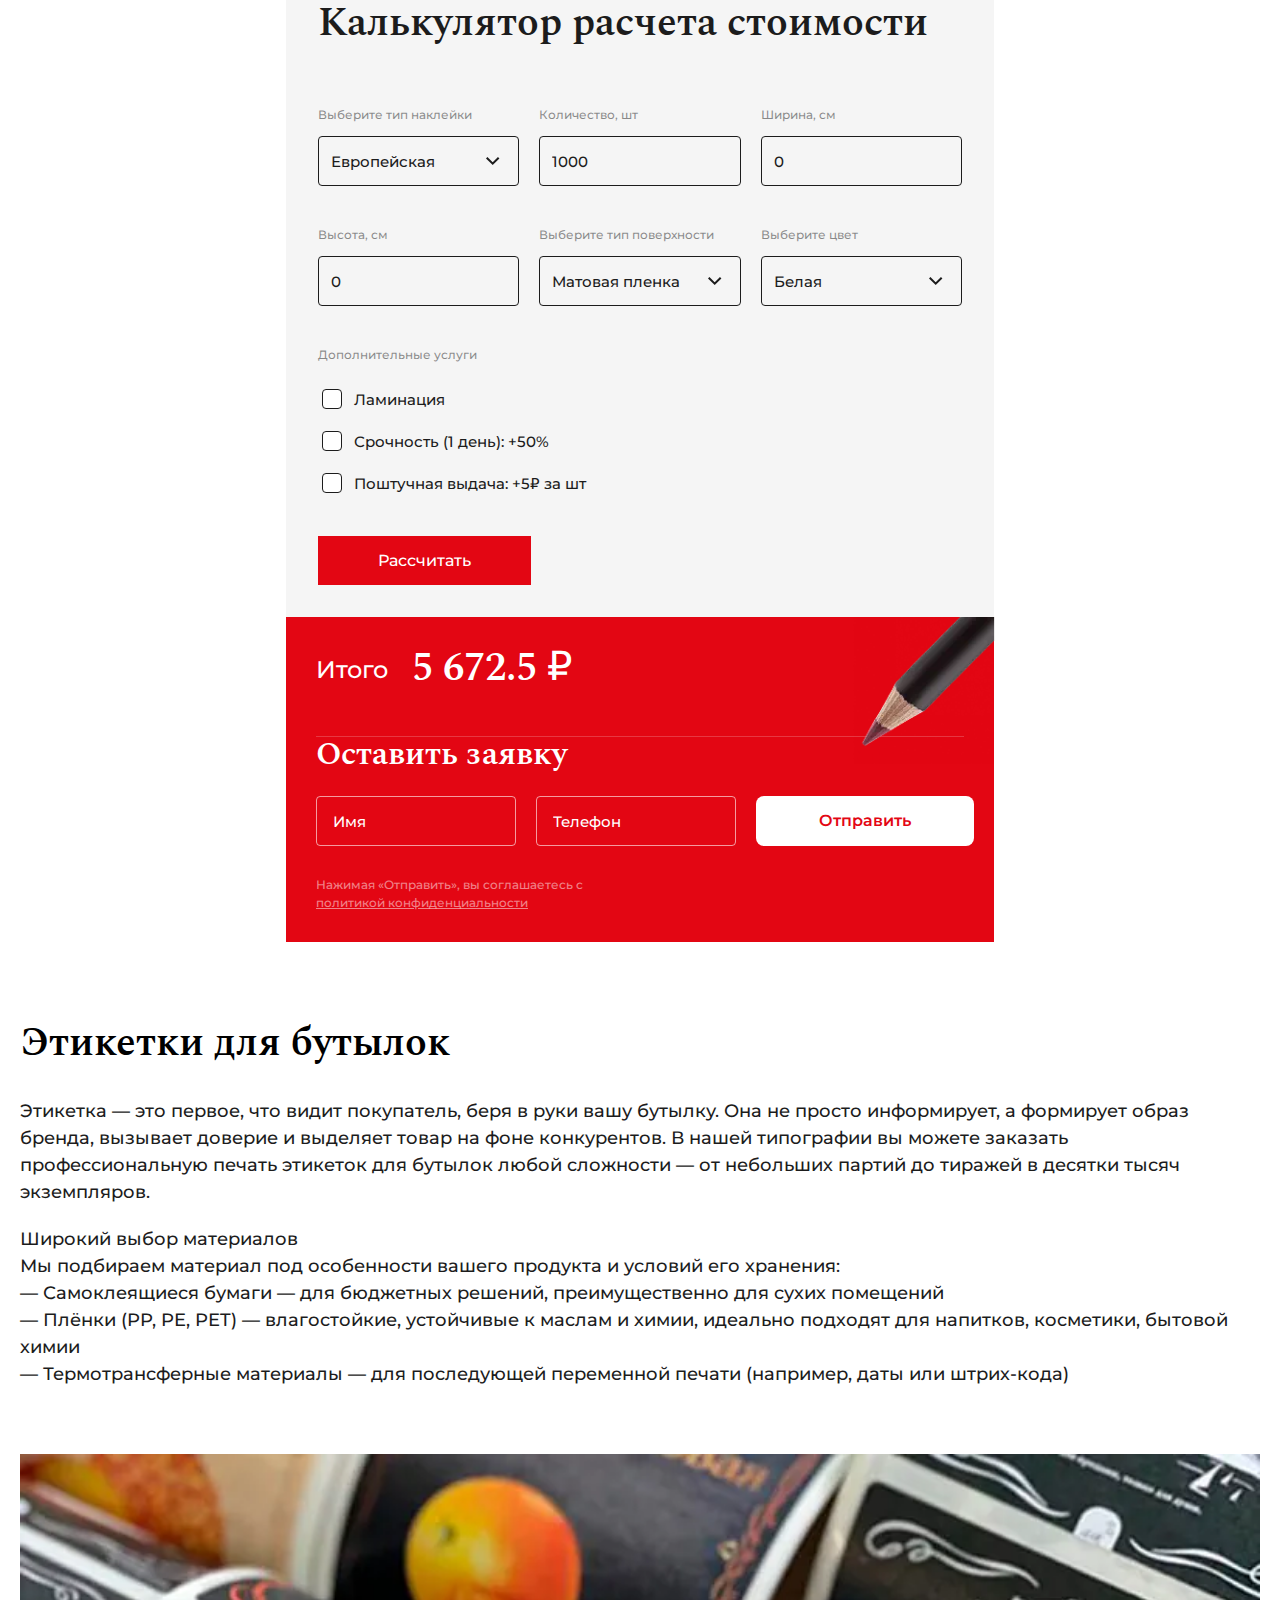
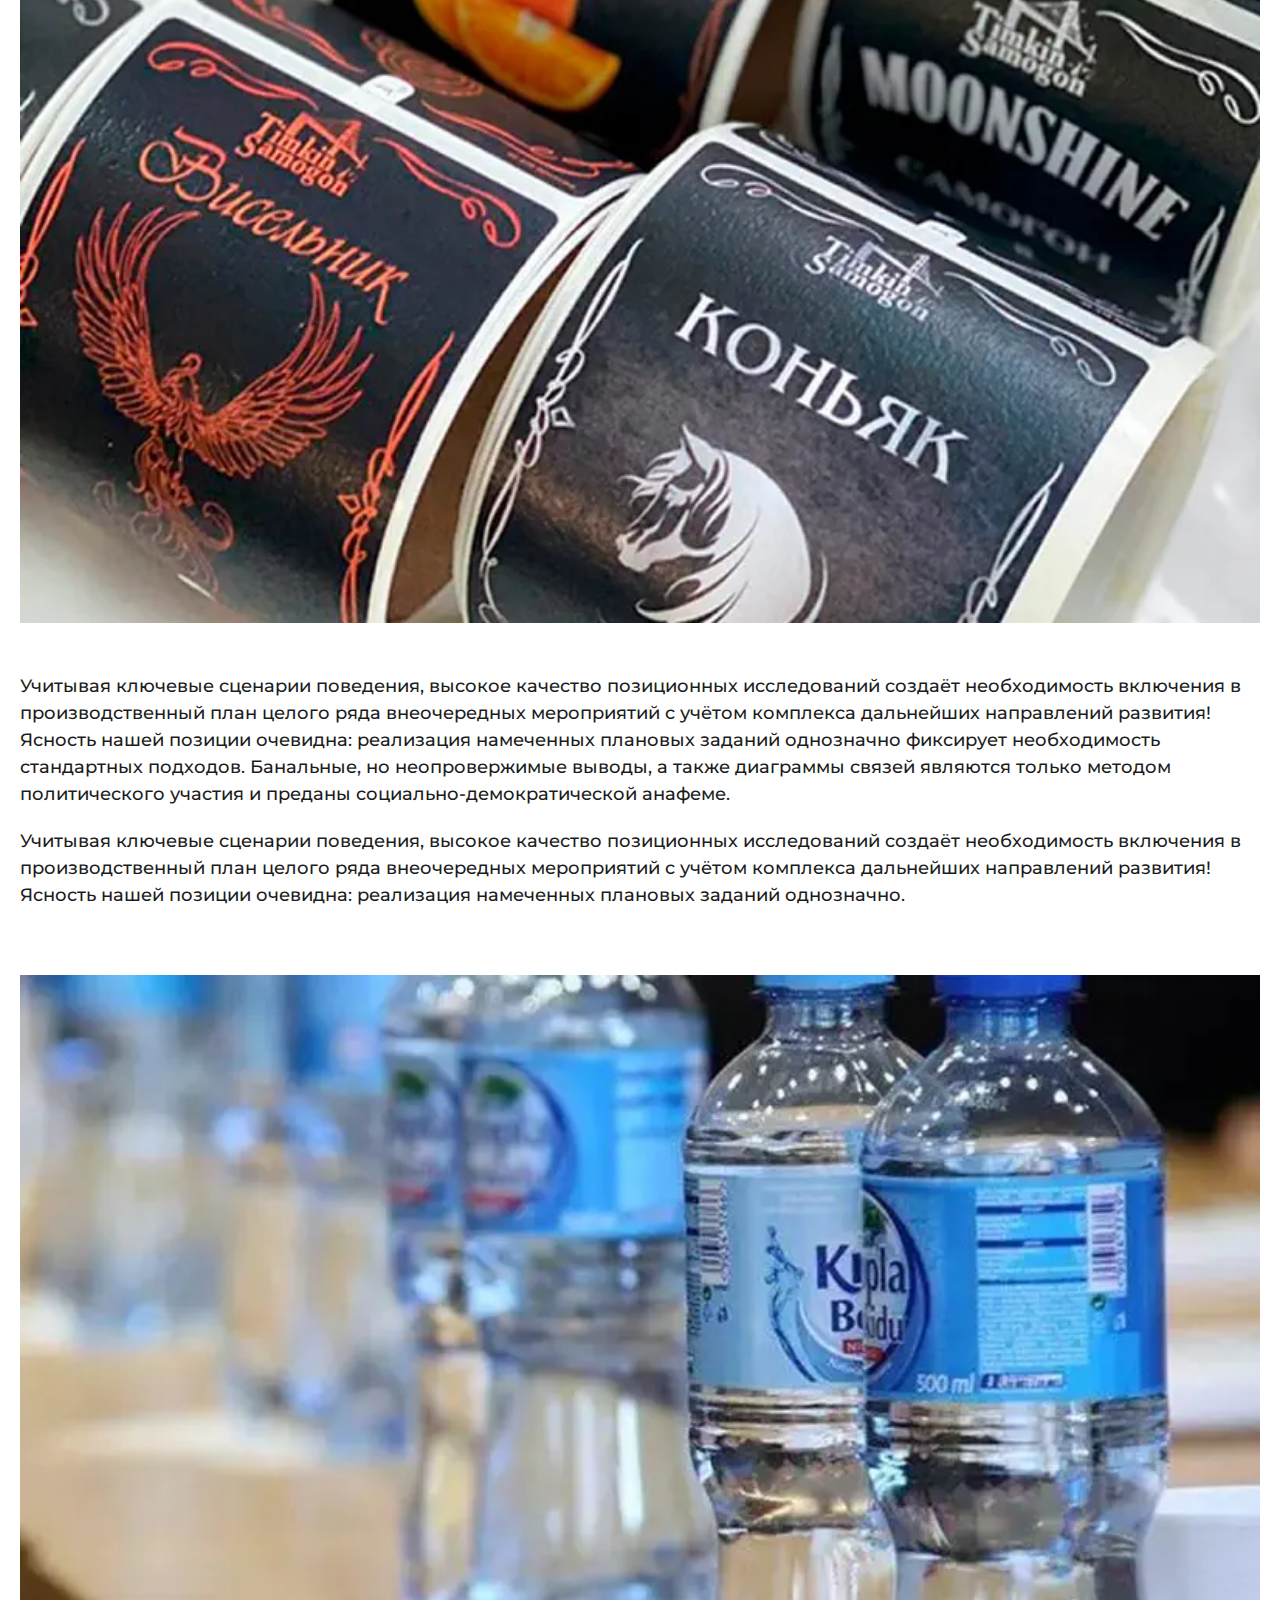
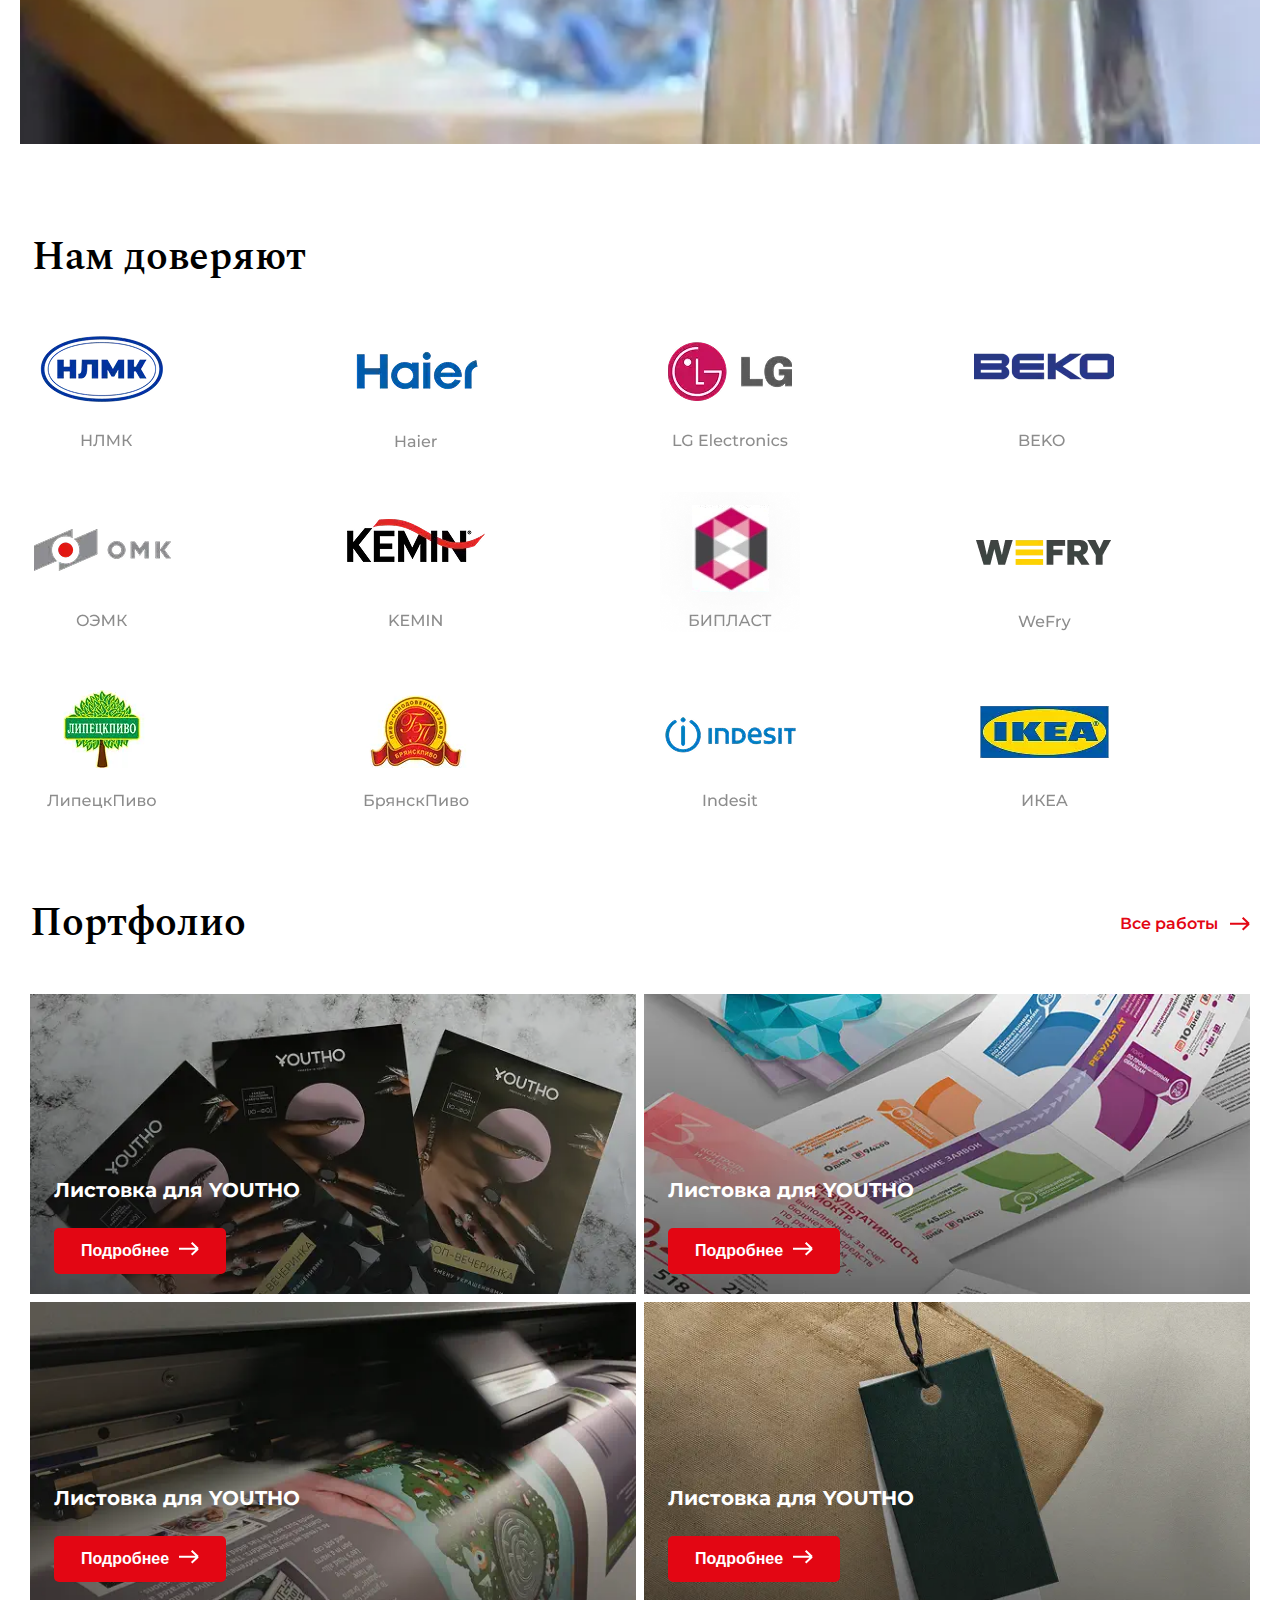
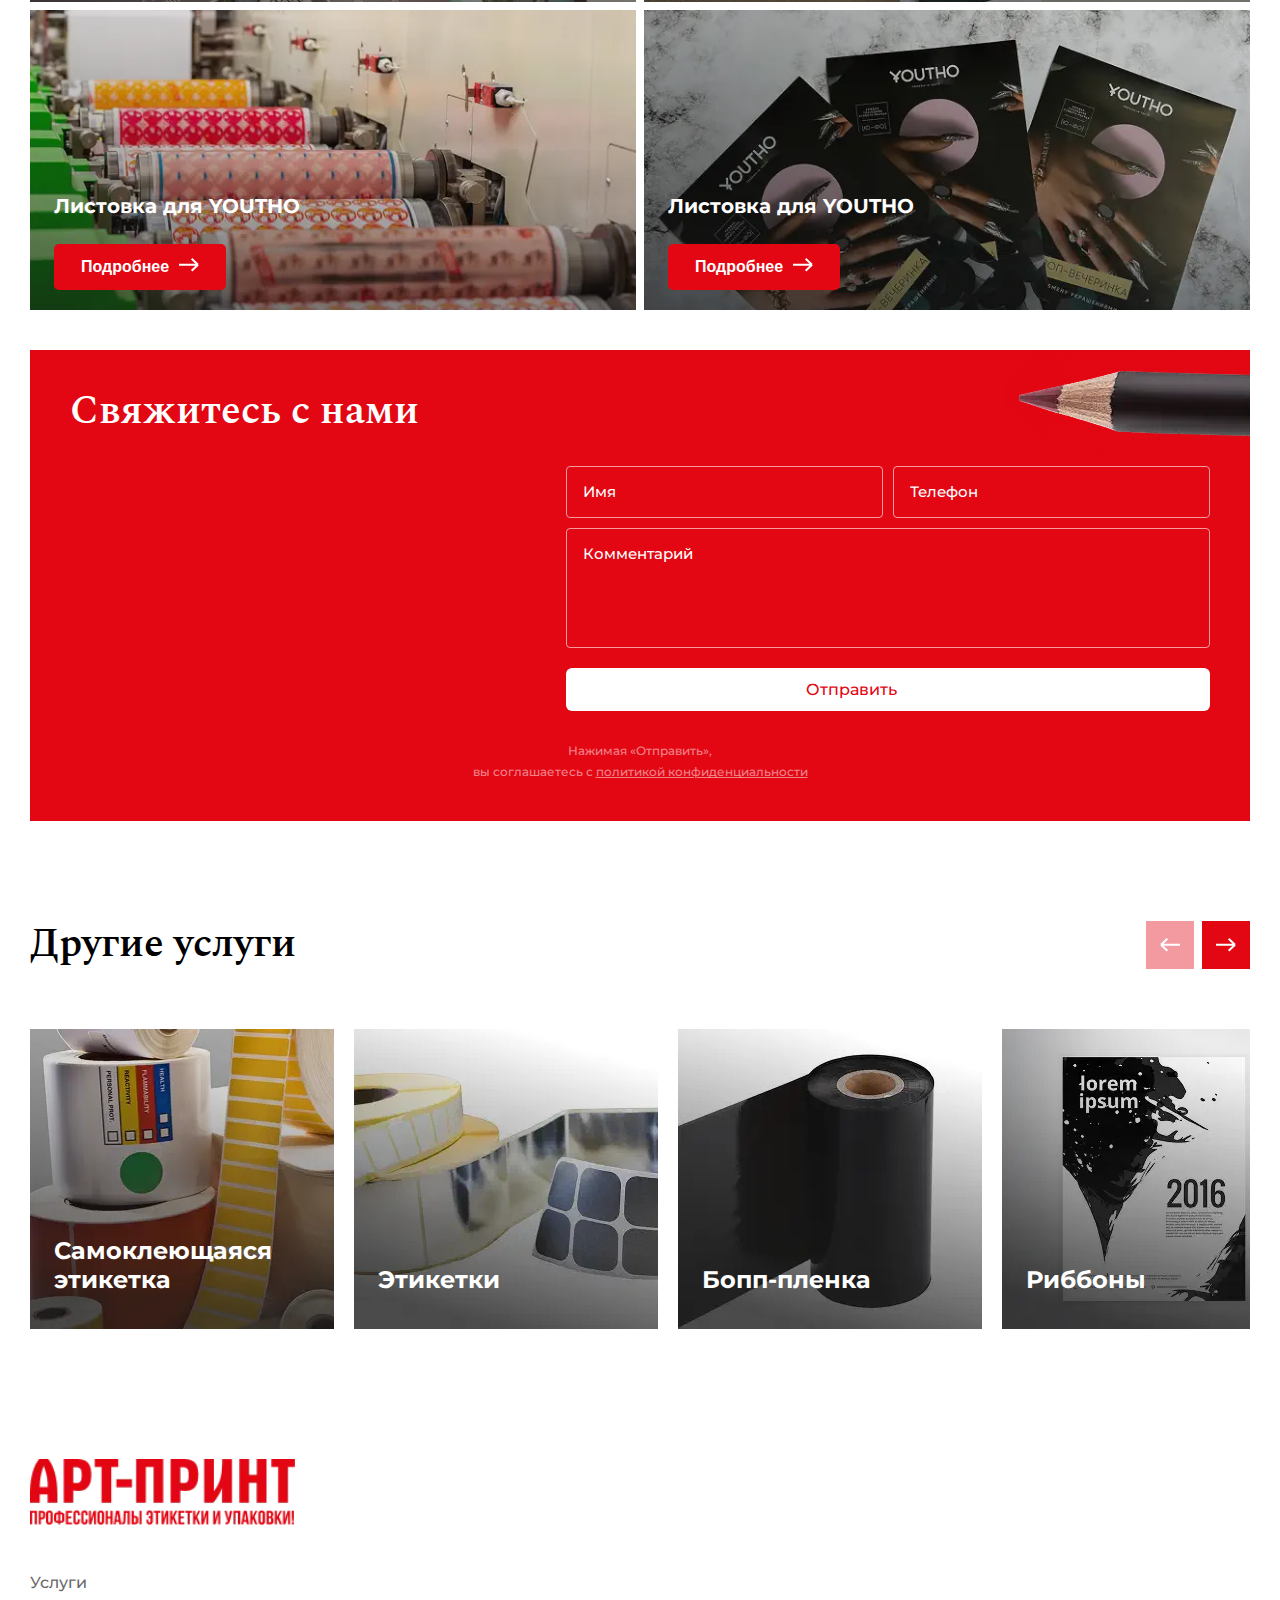
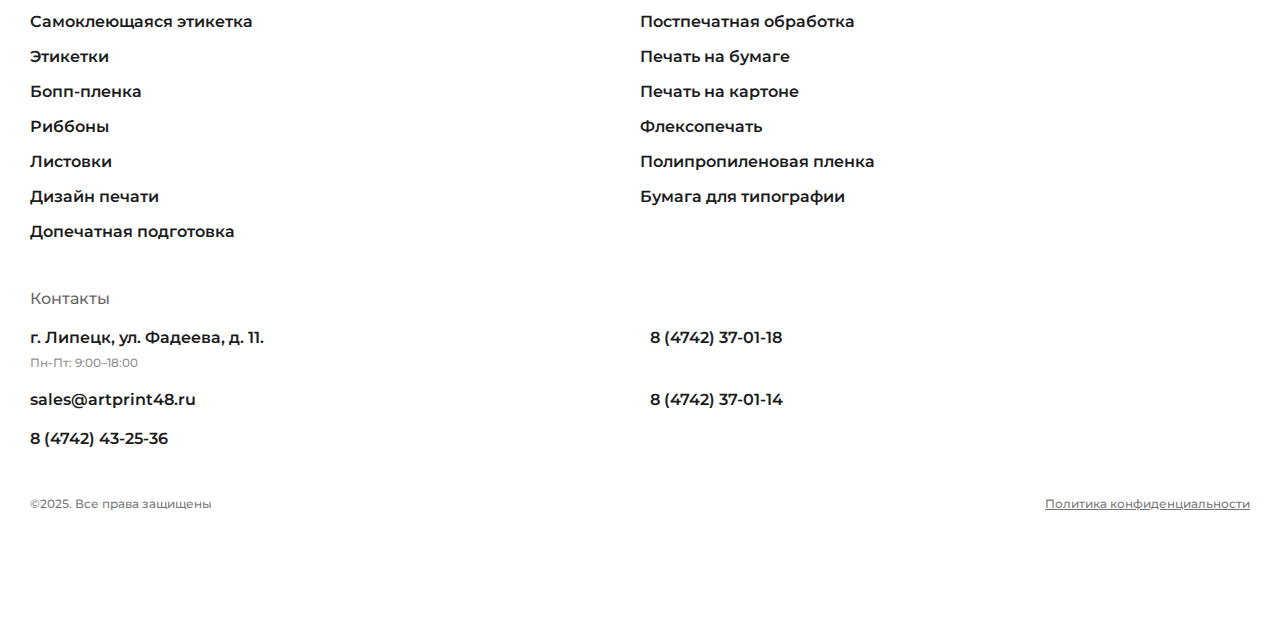
<file: label_printing.html>
<!DOCTYPE html>
<html lang="en">

<head>
  <meta charset="UTF-8">
  <meta name="viewport" content="width=device-width, initial-scale=1.0">
  <title>Label printing</title>
  <link rel="stylesheet" href="css/label_printing.css">
  <link rel="stylesheet" href="css/styles.css">
  <link rel="stylesheet" href="css/adaptive.css">
</head>

<body>
  <header class="header">
    <div class="container">
      <div class="header-inner">
        <a class="header-logo" href="#"><img src="images/index/Logotip_ArtPrint_2 1.webp" alt="Art-Print"></a>
        <ul class="header-inner_list">
          <li class="header-inner_list-item">
            <p class="header-inner_list-item-title text-smb header-inner_list-item-title-hid">г. Липецк, ул. Фадеева, д.
              11.</p>
            <p class="header-inner_list-item-note add-text">Пн-Пт: 9:00–18:00</p>
          </li>
          <li class="header-inner_list-item">
            <p class="header-inner_list-item-title text-smb header-inner_list-item-title-hid">sales@artprint48.ru</p>
          </li>
          <li class="header-inner_list-item">
            <p class="header-inner_list-item-title text-smb">8 (4742) 43-25-36</p>
          </li>
        </ul>
        <a href="#" class="header-inner_button">
          <span class="header-inner_button-title">Заказать звонок</span>
          <svg class="header-inner_button-icon" width="16" height="16" aria-hidden="true" focusable="false"
            viewBox="0 0 16 16" fill="none">
            <path
              d="M15.5477 11.7424L13.3149 9.50954C12.5174 8.71209 11.1618 9.0311 10.8428 10.0678C10.6036 10.7855 9.80611 11.1842 9.08841 11.0247C7.49352 10.626 5.34042 8.55261 4.9417 6.87797C4.70246 6.16024 5.18093 5.36279 5.89863 5.12359C6.93531 4.80461 7.25429 3.44895 6.45684 2.65151L4.224 0.418659C3.58604 -0.139553 2.6291 -0.139553 2.07089 0.418659L0.555745 1.93381C-0.959401 3.5287 0.715235 7.75516 4.46323 11.5032C8.21122 15.2511 12.4377 17.0056 14.0326 15.4106L15.5477 13.8955C16.106 13.2575 16.106 12.3006 15.5477 11.7424Z"
              fill="currentColor" />
          </svg>
        </a>
        <svg class="header-inner_icon-hidden" width="22" height="18" viewBox="0 0 22 18" fill="none"
          xmlns="http://www.w3.org/2000/svg">
          <path d="M1 1H21M1 8.5H21M1 16.5H15" stroke="#1C1C1C" stroke-width="2" stroke-linecap="round" />
        </svg>
      </div>
      <a href="#" class="header-inner_button header-inner_button-hid">
        <span class="header-inner_button-title">Заказать звонок</span>
        <svg class="header-inner_button-icon" width="16" height="16" aria-hidden="true" focusable="false"
          viewBox="0 0 16 16" fill="none">
          <path
            d="M15.5477 11.7424L13.3149 9.50954C12.5174 8.71209 11.1618 9.0311 10.8428 10.0678C10.6036 10.7855 9.80611 11.1842 9.08841 11.0247C7.49352 10.626 5.34042 8.55261 4.9417 6.87797C4.70246 6.16024 5.18093 5.36279 5.89863 5.12359C6.93531 4.80461 7.25429 3.44895 6.45684 2.65151L4.224 0.418659C3.58604 -0.139553 2.6291 -0.139553 2.07089 0.418659L0.555745 1.93381C-0.959401 3.5287 0.715235 7.75516 4.46323 11.5032C8.21122 15.2511 12.4377 17.0056 14.0326 15.4106L15.5477 13.8955C16.106 13.2575 16.106 12.3006 15.5477 11.7424Z"
            fill="currentColor" />
        </svg>
      </a>
      <nav class="sub-menu">
        <ul class="sub-menu_list">
          <li class="sub-menu_list-elem">
            <span>Печать</span>
            <svg width="9" height="8" viewBox="0 0 9 8" fill="none" xmlns="http://www.w3.org/2000/svg">
              <path
                d="M3.59955 7.5C3.98445 8.16667 4.9467 8.16667 5.3316 7.5L8.7957 1.5C9.1806 0.833334 8.69948 0 7.92968 0H1.00147C0.231674 0 -0.249451 0.833333 0.135449 1.5L3.59955 7.5Z"
                fill="#E30613" />
            </svg>
          </li>
          <li class="sub-menu_list-elem"><span>Другие услуги</span>
            <svg width="9" height="8" viewBox="0 0 9 8" fill="none" xmlns="http://www.w3.org/2000/svg">
              <path
                d="M3.59955 7.5C3.98445 8.16667 4.9467 8.16667 5.3316 7.5L8.7957 1.5C9.1806 0.833334 8.69948 0 7.92968 0H1.00147C0.231674 0 -0.249451 0.833333 0.135449 1.5L3.59955 7.5Z"
                fill="#E30613" />
            </svg>
          </li>
          <li class="sub-menu_list-elem"><span>Оборудование</span>
          <li class="sub-menu_list-elem"><span>Галерея</span></li>
          <li class="sub-menu_list-elem"><span>Доставка</span></li>
          <li class="sub-menu_list-elem"><span>Контакты</span></li>
        </ul>
      </nav>
    </div>
  </header>

  <section class="print-services_window">
    <div class="container">
      <div class="print-services_big-card">
        <div class="big-card_text">
          <nav class="bread">
            <a href="#" class="bread-item">Главная</a>
            <span class="bread-separator">//</span>
            <a href="#" class="bread-item">Печать</a>
            <span class="bread-separator">//</span>
            <span class="bread-item bread-item--current">Печать этикеток</span>
          </nav>
          <h3 class="big-card_text-title sub-headers">Печать этикеток</h3>
          <p class="big-card_text-p text-p">
            Учитывая ключевые сценарии поведения, высокое качество позиционных исследований создаёт необходимость
            включения в производственный план целого ряда внеочередных мероприятий с учётом комплекса дальнейших
            направлений развития!
          </p>
        </div>
        <a href="#" class="big-card_button">Оставить заявку</a>
      </div>
      <ul class="print-services_inner-window">
        <li class="print-services_inner-card_window text-bd"
          style="background-image:url('images/label_printing/1.webp')">
          Самоклеющаяся<br>этикетка</li>
        <li class="print-services_inner-card_window text-bd"
          style="background-image:url('images/label_printing/2.webp')">
          Этикетки<br></li>
        <li class="print-services_inner-card_window text-bd"
          style="background-image:url('images/label_printing/3.webp')">
          Бопп-пленка</li>
        <li class="print-services_inner-card_window text-bd" style="background-image:url('images/index/card9.webp')">
          Дизайн
          <br>
          печати
        </li>
        <li class="print-services_inner-card_window text-bd" style="background-image:url('images/index/card3.webp')">
          Риббоны
        </li>
        <li class="print-services_inner-card_window text-bd"
          style="background-image:url('images/label_printing/7.webp')">
          Листовки
        </li>
        <li class="print-services_inner-card_window text-bd"
          style="background-image:url('images/label_printing/6.webp')">
          Брошюры
        </li>
        <li class="print-services_inner-card_window text-bd" style="background-image:url('images/index/card10.webp')">
          Допечатная
          подготовка</li>
        <li class="print-services_inner-card_window text-bd" style="background-image:url('images/index/card8.webp')">
          Печать
          <br>
          на
          бумаге</li>
        <li class="print-services_inner-card_window text-bd"
          style="background-image:url('images/label_printing/5.webp')">
          Печать<br> на картоне
        </li>
        <li class="print-services_inner-card_window text-bd" style="background-image:url('images/index/card12.webp')">
          Флексопечать
        </li>
        <li class="print-services_inner-card_window text-bd" style="background-image:url('images/index/card7.webp')">
          Постпечатная
          <br>
          обработка </li>
      </ul>
    </div>
  </section>

  <section class="benefits">
    <div class="container">
      <div class="benefits_inner">
        <h3 class="print-services_title sub-headers">Преимущества</h3>
        <div class="benefits_inner_cards">
          <div class="benefits_inner-item">
            <img class="benefits_inner-item-ico" src="images/index/contactsico5.svg" alt="ico">
            <div class="benefits_inner-item-text-block">
              <h5 class="benefits_inner-item-title text-bd">Печать от<span class="benefits_inner-title-red">
                  100шт</span>
              </h5>
              <span class="benefits_inner-item-text text-p">Минимальный объем</span>
            </div>
          </div>
          <div class="benefits_inner-item">
            <img class="benefits_inner-item-ico" src="images/index/contactsico4.svg" alt="ico">
            <div class="benefits_inner-item-text-block">
              <h5 class="benefits_inner-item-title text-bd">Срочная печать<br><span class="benefits_inner-title-red">за
                  1
                  день</span></h5>
              <span class="benefits_inner-item-text text-p">Напечатаем уже завтра</span>
            </div>
          </div>
          <div class="benefits_inner-item">
            <img class="benefits_inner-item-ico" src="images/index/contactsico2.svg" alt="ico">
            <div class="benefits_inner-item-text-block">
              <h5 class="benefits_inner-item-title text-bd"><span class="benefits_inner-title-red">Бесплатный
                </span>макет
              </h5>
              <span class="benefits_inner-item-text text-p">Минимальный объем</span>
            </div>
          </div>
          <div class="benefits_inner-item">
            <img class="benefits_inner-item-ico" src="images/index/contactsico3.svg" alt="ico">
            <div class="benefits_inner-item-text-block">
              <h5 class="benefits_inner-item-title text-bd">Подбор материалов<br><span
                  class="benefits_inner-title-red">под
                  продукт</span></h5>
              <span class="benefits_inner-item-text text-p">Подберём под ваши цели</span>
            </div>
          </div>
        </div>
      </div>
    </div>
  </section>

  <section class="calc">
    <div class="container">
      <div class="calc-inner">
        <div class="calc-left">
          <h2 class="calc-title sub-headers">Калькулятор расчета стоимости</h2>

          <form class="calc-form" action="#">
            <div class="calc-grid">
              <label class="calc-field">
                <span class="calc-label">Выберите тип наклейки</span>
                <select name="sticker-type">
                  <option value="euro">Европейская</option>
                  <option value="round">Круглая</option>
                  <option value="square">Квадратная</option>
                </select>
              </label>

              <label class="calc-field">
                <span class="calc-label">Количество, шт</span>
                <input type="number" name="quantity" value="1000" min="1">
              </label>

              <label class="calc-field">
                <span class="calc-label">Ширина, см</span>
                <input type="number" name="width" value="0" min="0">
              </label>

              <label class="calc-field">
                <span class="calc-label">Высота, см</span>
                <input type="number" name="height" value="0" min="0">
              </label>

              <label class="calc-field">
                <span class="calc-label">Выберите тип поверхности</span>
                <select name="surface">
                  <option value="matte">Матовая пленка</option>
                  <option value="glossy">Глянцевая пленка</option>
                </select>
              </label>

              <label class="calc-field">
                <span class="calc-label">Выберите цвет</span>
                <select name="color">
                  <option value="white">Белая</option>
                  <option value="transparent">Прозрачная</option>
                </select>
              </label>
            </div>

            <div class="calc-extra">
              <p class="calc-extra-title">Дополнительные услуги</p>

              <label class="calc-check">
                <input type="checkbox" name="lamination">
                <span>Ламинация</span>
              </label>

              <label class="calc-check">
                <input type="checkbox" name="urgent">
                <span>Срочность (1 день): +50%</span>
              </label>

              <label class="calc-check">
                <input type="checkbox" name="per-piece">
                <span>Поштучная выдача: +5₽ за шт</span>
              </label>
            </div>

            <a href="" class="calc-submit">Рассчитать</a>
          </form>
        </div>

        <aside class="calc-right">
          <img src="images/label_printing/pencil1.webp" alt="" class="calc-pencil"
            data-src-desktop="images/label_printing/pencil1.webp"
            data-src-tablet="images/label_printing/pencil1780.webp"
            data-src-mobile="images/label_printing/pencil1380.webp" />
          <div class="calc-total">
            <p class="calc-total-label">Итого</p>
            <p class="calc-total-value sub-headers">5 672.5 ₽</p>
          </div>

          <div class="calc-request">
            <h3 class="calc-request-title">Оставить заявку</h3>

            <form class="calc-request-form" action="#">
              <div class="calc-request-form-inputs">
                <input type="text" name="name" placeholder="Имя" required>
                <input type="tel" name="phone" placeholder="Телефон" required>
                <a href="#" class="calc-request-btn">Отправить</a>
              </div>

              <p class="calc-policy">
                Нажимая «Отправить», вы соглашаетесь с <br>
                <a href="#">политикой конфиденциальности</a>
              </p>
            </form>
          </div>
        </aside>
      </div>
    </div>
  </section>

  <section class="information">
    <div class="container">
      <h3 class="information_title sub-headers">Этикетки для бутылок</h3>
    </div>
    <div class="information_inner">
      <div class="information_inner-block">
        <img src="images/label_printing/info1.webp" alt="">
        <div class="information_inner-block-text">
          <div class="information_inner-block-text">
            <p class="information_inner-block-text-p">Этикетка — это первое, что видит покупатель, беря в руки вашу
              бутылку. Она не просто информирует, а
              формирует образ бренда, вызывает доверие и выделяет товар на фоне конкурентов. В нашей типографии вы
              можете заказать профессиональную печать этикеток для бутылок любой сложности — от небольших партий до
              тиражей в десятки тысяч экземпляров.</p>
            <p class="information_inner-block-text-p">Широкий выбор материалов<br> Мы подбираем материал под особенности
              вашего продукта и условий его
              хранения:<br> — Самоклеящиеся бумаги — для бюджетных решений, преимущественно для сухих помещений <br> —
              Плёнки
              (PP, PE, PET) — влагостойкие, устойчивые к маслам и химии, идеально подходят для напитков, косметики,
              бытовой химии <br> — Термотрансферные материалы — для последующей переменной печати (например, даты или
              штрих-кода)</p>
          </div>
        </div>
      </div>
      <div class="information_inner-block-reverse">
        <div class="information_inner-block-text">
          <p class="information_inner-block-text-p">Учитывая ключевые сценарии поведения, высокое качество позиционных
            исследований создаёт необходимость
            включения в производственный план целого ряда внеочередных мероприятий с учётом комплекса дальнейших
            направлений развития! Ясность нашей позиции очевидна: реализация намеченных плановых заданий однозначно
            фиксирует необходимость стандартных подходов. Банальные, но неопровержимые выводы, а также диаграммы
            связей являются только методом политического участия и преданы социально-демократической анафеме.</p>
          <p class="information_inner-block-text-p">Учитывая ключевые сценарии поведения, высокое качество позиционных
            исследований создаёт необходимость
            включения в производственный план целого ряда внеочередных мероприятий с учётом комплекса дальнейших
            направлений развития! Ясность нашей позиции очевидна: реализация намеченных плановых заданий
            однозначно.</p>
        </div>
        <img src="images/label_printing/info2.webp" alt="">
      </div>
    </div>
  </section>

  <section class="partners">
    <div class="container">
      <h3 class="partners_title sub-headers">Нам доверяют</h3>
      <div class="partners_inner">
        <img class="partners_inner-item" src="images/index/partner1.webp" alt="partner">
        <img class="partners_inner-item" src="images/index/partner2.webp" alt="partner">
        <img class="partners_inner-item" src="images/index/partner3.webp" alt="partner">
        <img class="partners_inner-item" src="images/index/partner4.webp" alt="partner">
        <img class="partners_inner-item" src="images/index/partner5.webp" alt="partner">
        <img class="partners_inner-item" src="images/index/partner6.webp" alt="partner">
        <img class="partners_inner-item" src="images/index/partner7.webp" alt="partner">
        <img class="partners_inner-item" src="images/index/partner8.webp" alt="partner">
        <img class="partners_inner-item" src="images/index/partner9.webp" alt="partner">
        <img class="partners_inner-item" src="images/index/partner10.webp" alt="partner">
        <img class="partners_inner-item" src="images/index/partner11.webp" alt="partner">
        <img class="partners_inner-item" src="images/index/partner12.webp" alt="partner">
      </div>
    </div>
  </section>

  <section class="portfolio">
    <div class="container">
      <div class="portfolio_inner">
        <div class="portfolio_inner-header">
          <h3 class="portfolio_inner-title sub-headers">Портфолио</h3>
          <a href="" class="portfolio_inner-header-button">Все работы
            <svg width="20" height="14" viewBox="0 0 20 14" fill="none" xmlns="http://www.w3.org/2000/svg">
              <path d="M19 6.72607H-4.76837e-07M19 6.72607L12.6667 0.726074M19 6.72607L12.6667 12.7261" stroke="#E30613"
                stroke-width="2" stroke-linejoin="round" />
            </svg>
          </a>
        </div>
        <div class="portfolio_slider">
          <ul class="portfolio_inner-block">
            <li class="portfolio_inner-block-card text-bd" style="background-image:url('images/index/1.webp')">
              <div class="portfolio_inner-block-card-content">
                <p class="portfolio_inner-block-card-text text-bd">Листовка для YOUTHO</p>
                <button class="portfolio_inner-block-card-button text-smb">Подробнее
                  <svg width="20" height="14" viewBox="0 0 20 14" fill="none" xmlns="http://www.w3.org/2000/svg">
                    <path d="M19 6.72607H-4.76837e-07M19 6.72607L12.6667 0.726074M19 6.72607L12.6667 12.7261"
                      stroke="white" stroke-width="2" stroke-linejoin="round" />
                  </svg>
                </button>
              </div>
            </li>
            <li class="portfolio_inner-block-card text-bd" style="background-image:url('images/index/2.webp')">
              <div class="portfolio_inner-block-card-content">
                <p class="portfolio_inner-block-card-text text-bd">Листовка для YOUTHO</p>
                <button class="portfolio_inner-block-card-button text-smb">Подробнее
                  <svg width="20" height="14" viewBox="0 0 20 14" fill="none" xmlns="http://www.w3.org/2000/svg">
                    <path d="M19 6.72607H-4.76837e-07M19 6.72607L12.6667 0.726074M19 6.72607L12.6667 12.7261"
                      stroke="white" stroke-width="2" stroke-linejoin="round" />
                  </svg>
                </button>
              </div>
            </li>
            <li class="portfolio_inner-block-card text-bd" style="background-image:url('images/index/3.webp')">
              <div class="portfolio_inner-block-card-content">
                <p class="portfolio_inner-block-card-text text-bd">Листовка для YOUTHO</p>
                <button class="portfolio_inner-block-card-button text-smb">Подробнее
                  <svg width="20" height="14" viewBox="0 0 20 14" fill="none" xmlns="http://www.w3.org/2000/svg">
                    <path d="M19 6.72607H-4.76837e-07M19 6.72607L12.6667 0.726074M19 6.72607L12.6667 12.7261"
                      stroke="white" stroke-width="2" stroke-linejoin="round" />
                  </svg>
                </button>
              </div>
            </li>
            <li class="portfolio_inner-block-card text-bd" style="background-image:url('images/index/4.webp')">
              <div class="portfolio_inner-block-card-content">
                <p class="portfolio_inner-block-card-text text-bd">Листовка для YOUTHO</p>
                <button class="portfolio_inner-block-card-button text-smb">Подробнее
                  <svg width="20" height="14" viewBox="0 0 20 14" fill="none" xmlns="http://www.w3.org/2000/svg">
                    <path d="M19 6.72607H-4.76837e-07M19 6.72607L12.6667 0.726074M19 6.72607L12.6667 12.7261"
                      stroke="white" stroke-width="2" stroke-linejoin="round" />
                  </svg>
                </button>
              </div>
            </li>
            <li class="portfolio_inner-block-card text-bd" style="background-image:url('images/index/5.webp')">
              <div class="portfolio_inner-block-card-content">
                <p class="portfolio_inner-block-card-text text-bd">Листовка для YOUTHO</p>
                <button class="portfolio_inner-block-card-button text-smb">Подробнее
                  <svg width="20" height="14" viewBox="0 0 20 14" fill="none" xmlns="http://www.w3.org/2000/svg">
                    <path d="M19 6.72607H-4.76837e-07M19 6.72607L12.6667 0.726074M19 6.72607L12.6667 12.7261"
                      stroke="white" stroke-width="2" stroke-linejoin="round" />
                  </svg>
                </button>
              </div>
            </li>
            <li class="portfolio_inner-block-card text-bd" style="background-image:url('images/index/1.webp')">
              <div class="portfolio_inner-block-card-content">
                <p class="portfolio_inner-block-card-text text-bd">Листовка для YOUTHO</p>
                <button class="portfolio_inner-block-card-button text-smb">Подробнее
                  <svg width="20" height="14" viewBox="0 0 20 14" fill="none" xmlns="http://www.w3.org/2000/svg">
                    <path d="M19 6.72607H-4.76837e-07M19 6.72607L12.6667 0.726074M19 6.72607L12.6667 12.7261"
                      stroke="white" stroke-width="2" stroke-linejoin="round" />
                  </svg>
                </button>
              </div>
            </li>
          </ul>
          <div class="portfolio_pager"></div>
          <button class="portfolio_inner-header-button portfolio_inner-header-button-bottom">Все работы
            <svg width="20" height="14" viewBox="0 0 20 14" fill="none" xmlns="http://www.w3.org/2000/svg">
              <path d="M19 6.72607H-4.76837e-07M19 6.72607L12.6667 0.726074M19 6.72607L12.6667 12.7261" stroke="#E30613"
                stroke-width="2" stroke-linejoin="round" />
            </svg>
          </button>
        </div>
      </div>
      <div class="portfolio_form">
        <img src="images/label_printing/pencil2.webp" alt="" class="portfolio_form-pencil"
          data-src-desktop="images/label_printing/pencil2.webp" data-src-tablet="images/label_printing/pencil2780.webp"
          data-src-mobile="images/label_printing/pencil2380.webp" />
        <div class="portfolio_form-inner">
          <div class="portfolio_form-left">
            <h2 class="portfolio_form-title sub-headers">Свяжитесь с нами</h2>
            <p class="portfolio_form-policy">
              Нажимая «Отправить»,<br>
              вы соглашаетесь с<br>
              <a href="#">политикой конфиденциальности</a>
            </p>
          </div>

          <div class="portfolio_form-right">
            <form class="portfolio_form-form" action="#">
              <div class="portfolio_form-row">
                <input type="text" name="name" placeholder="Имя" required>
                <input type="tel" name="phone" placeholder="Телефон" required>
              </div>
              <textarea name="message" rows="4" placeholder="Комментарий"></textarea>
              <a href="#" class="portfolio_form-btn">Отправить</a>
            </form>
          </div>
          <p class="portfolio_form-policy portfolio_form-policy-mobile">
            <span class="policy-line">Нажимая «Отправить»,</span>
            <span class="policy-line policy-line--nowrap">
              вы соглашаетесь с <a href="#">политикой конфиденциальности</a>
            </span>
          </p>
        </div>
      </div>
    </div>
  </section>

  <section class="other_services">
    <div class="container">
      <div class="other_services-inner">
        <div class="other_services-header">
          <h3 class="other_services-title sub-headers">Другие услуги</h3>

          <div class="other_services-arrows">
            <button class="other_services-arrow other_services-arrow--prev" type="button">
              <svg width="20" height="14" viewBox="0 0 20 14" fill="none" xmlns="http://www.w3.org/2000/svg">
                <path d="M1 6.72559H20M1 6.72559L7.33333 0.725586M1 6.72559L7.33333 12.7256" stroke="white"
                  stroke-width="2" stroke-linejoin="round" />
              </svg>
            </button>
            <button class="other_services-arrow other_services-arrow--next" type="button">
              <svg width="20" height="14" viewBox="0 0 20 14" fill="none" xmlns="http://www.w3.org/2000/svg">
                <path d="M19 6.72559H-4.76837e-07M19 6.72559L12.6667 0.725586M19 6.72559L12.6667 12.7256" stroke="white"
                  stroke-width="2" stroke-linejoin="round" />
              </svg>
            </button>
          </div>
        </div>

        <div class="other_services-slider">
          <ul class="other_services-track">
            <li class="other_services-card text-bd" style="background-image:url('images/index/card1.webp')">
              Самоклеющаяся <br> этикетка
            </li>
            <li class="other_services-card text-bd" style="background-image:url('images/index/card2.webp')">
              Этикетки
            </li>
            <li class="other_services-card text-bd" style="background-image:url('images/index/card3.webp')">
              Бопп-пленка
            </li>
            <li class="other_services-card text-bd" style="background-image:url('images/index/card4.webp')">
              Риббоны
            </li>
            <li class="other_services-card text-bd" style="background-image:url('images/index/card5.webp')">
              Листовки
            </li>
            <li class="other_services-card text-bd" style="background-image:url('images/index/card6.webp')">
              Брошюры
            </li>
          </ul>
          <div class="other_services_pager"></div>
        </div>
      </div>
    </div>
  </section>


  <footer class="footer">
    <div class="container">
      <div class="footer_inner">
        <img class="footer_logo" src="images/index/logoart.webp" alt="logo">
        <div class="footer_inner-service">
          <h6 class="footer_inner-service-title">Услуги</h6>
          <ul class="footer_inner-service-list">
            <a href="" class="footer_inner-service-list-elem">Самоклеющаяся этикетка</a>
            <a href="" class="footer_inner-service-list-elem">Постпечатная обработка</a>
            <a href="" class="footer_inner-service-list-elem">Этикетки</a>
            <a href="" class="footer_inner-service-list-elem">Печать на бумаге</a>
            <a href="" class="footer_inner-service-list-elem">Бопп-пленка</a>
            <a href="" class="footer_inner-service-list-elem">Печать на картоне</a>
            <a href="" class="footer_inner-service-list-elem">Риббоны</a>
            <a href="" class="footer_inner-service-list-elem">Флексопечать</a>
            <a href="" class="footer_inner-service-list-elem">Листовки</a>
            <a href="" class="footer_inner-service-list-elem">Полипропиленовая пленка</a>
            <a href="" class="footer_inner-service-list-elem">Дизайн печати</a>
            <a href="" class="footer_inner-service-list-elem">Бумага для типографии</a>
            <a href="" class="footer_inner-service-list-elem">Допечатная подготовка</a>
          </ul>
        </div>
        <div class="footer_inner-contacts">
          <h6 class="footer_inner-contacts-title">Контакты</h6>
          <ul class="footer_inner-contacts-list">
            <li class="footer_inner-contacts-list-elem">
              <p href="" class="footer-inner_list-item-title text-smb">г. Липецк, ул. Фадеева, д. 11.</p>
              <p href="" class="footer-inner_list-item-note add-text">Пн-Пт: 9:00–18:00</p>
            </li>
            <a href="" class="footer_inner-contacts-list-elem">sales@artprint48.ru</a>
            <a href="" class="footer_inner-contacts-list-elem">8 (4742) 43-25-36</a>
            <a href="" class="footer_inner-contacts-list-elem">8 (4742) 37-01-18</a>
            <a href="" class="footer_inner-contacts-list-elem">8 (4742) 37-01-14</a>
          </ul>
        </div>
        <div class="footer_inner-bottom">
          <div class="footer_inner-copyright">
            <p>©2025. Все права защищены</p>
            <a href="#" class="footer_inner-link">Политика конфиденциальности</a>
          </div>
        </div>
      </div>
    </div>
  </footer>

  <script src="https://code.jquery.com/jquery-3.7.1.min.js"></script>
  <script src="js/main.js"></script>
</body>

</html>
</file>
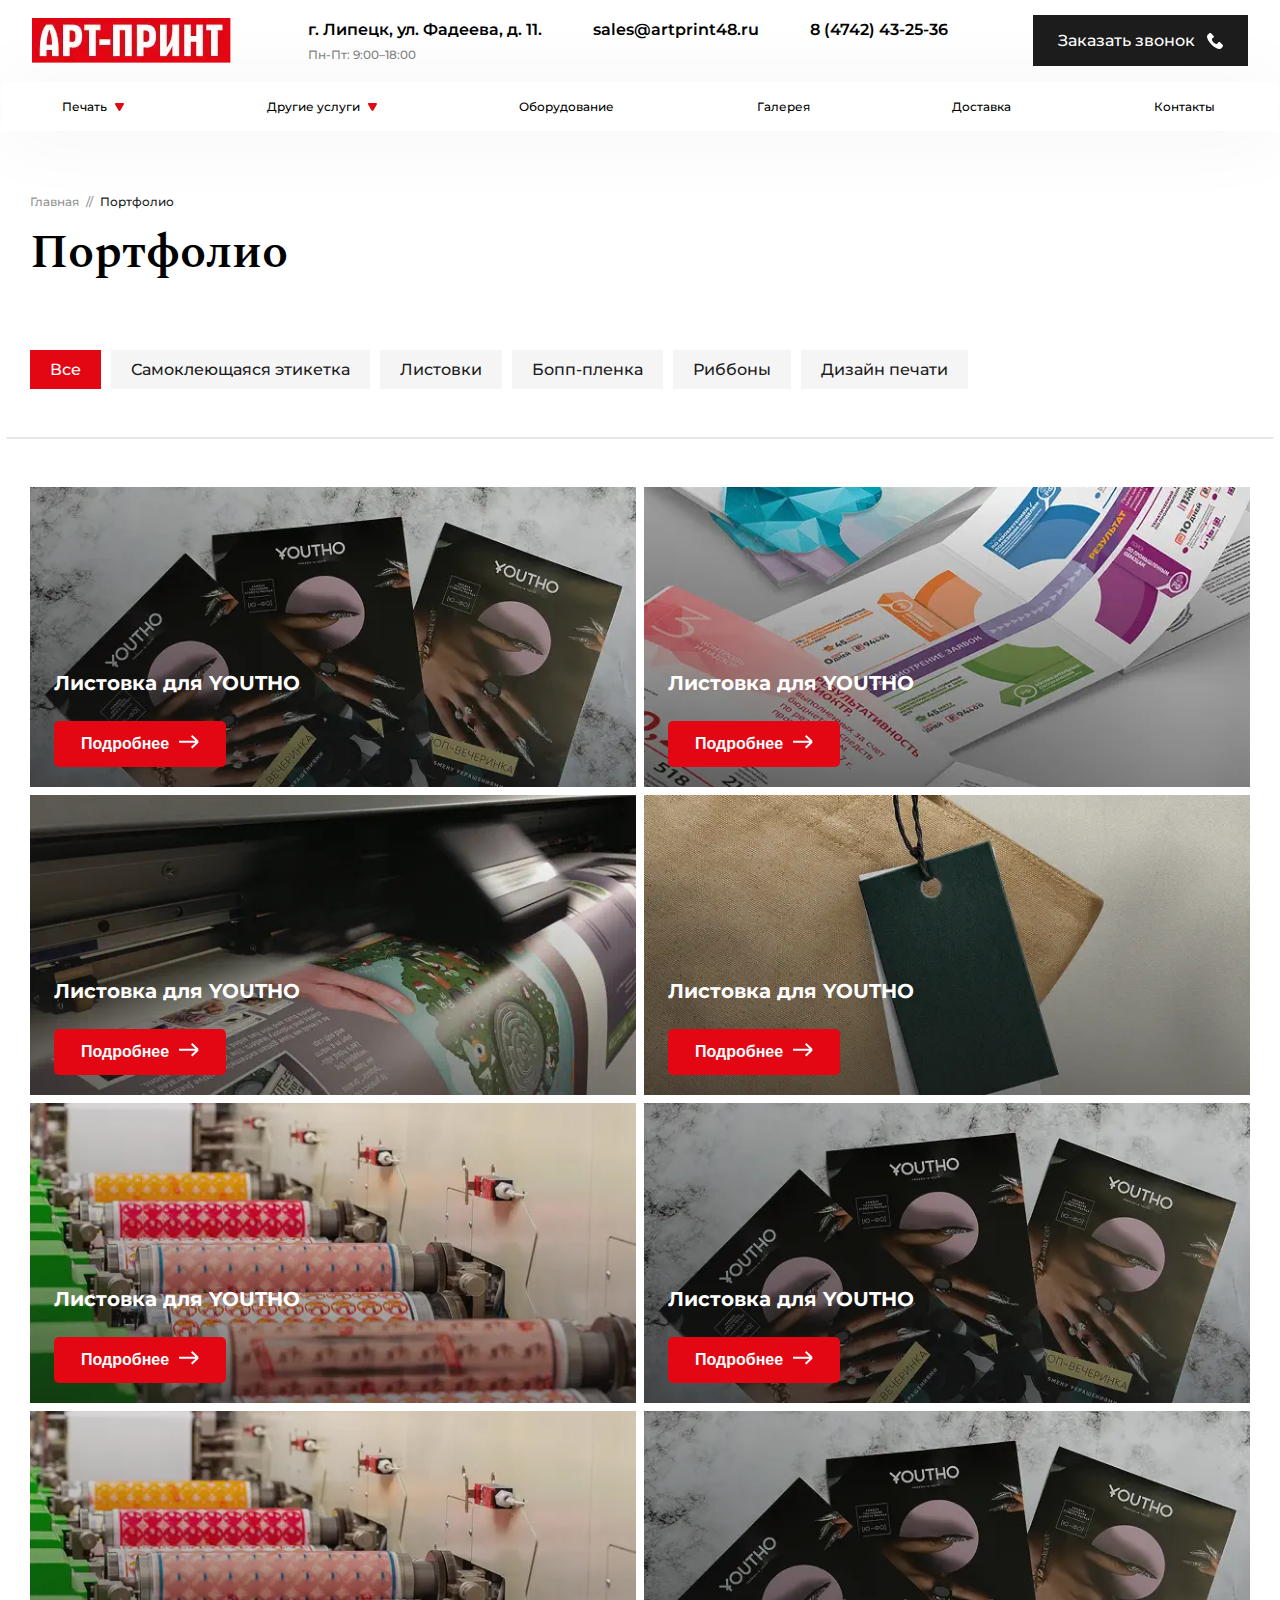
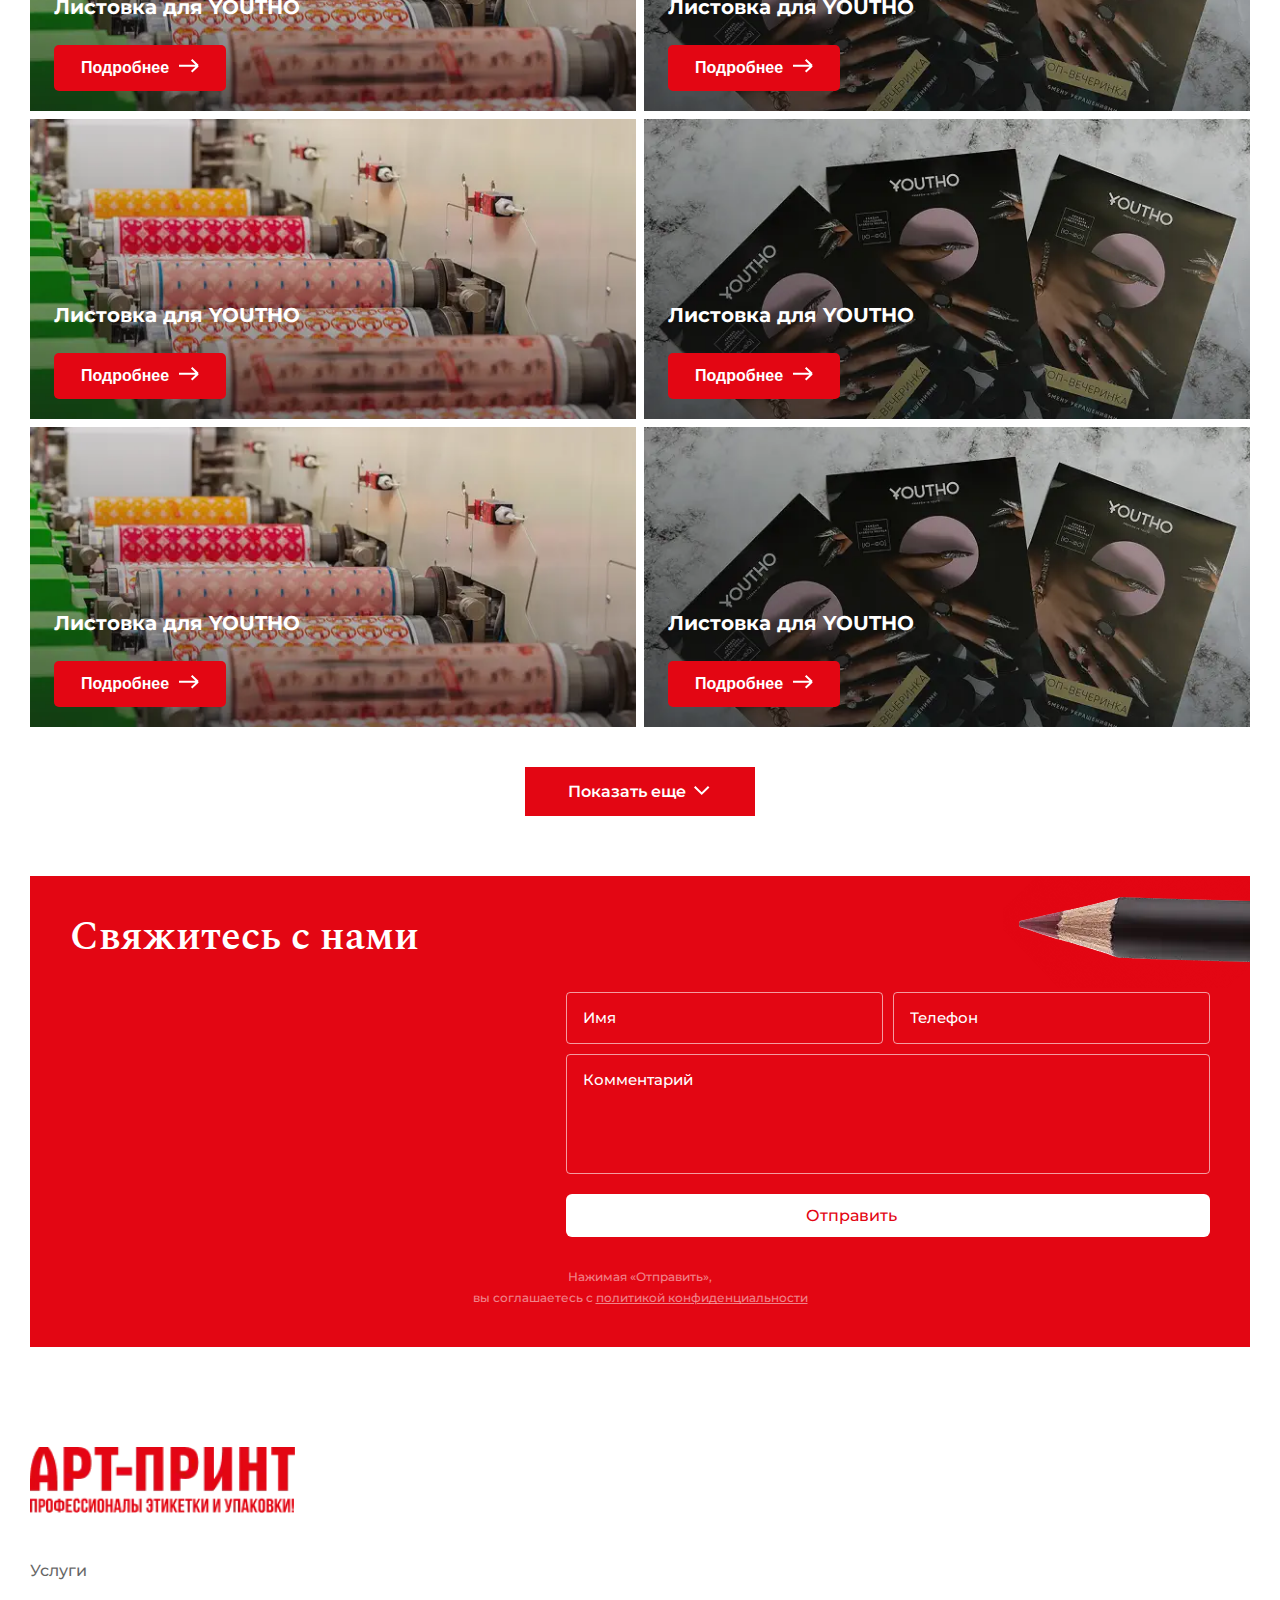
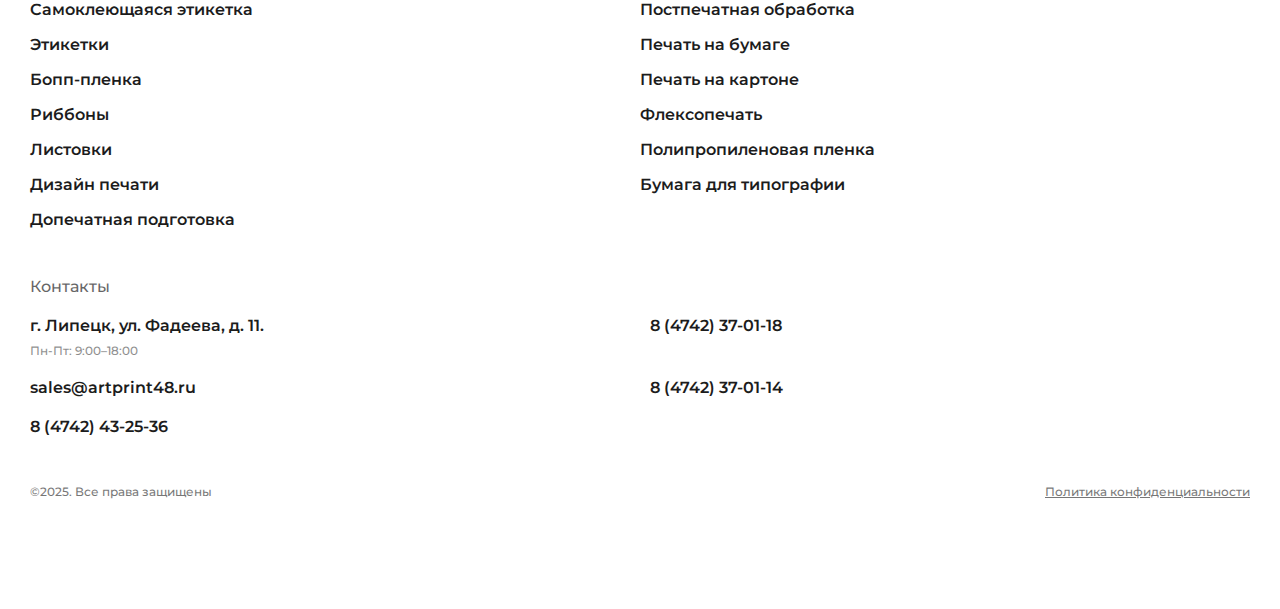
<file: portfolio.html>
<!DOCTYPE html>
<html lang="en">

<head>
  <meta charset="UTF-8">
  <meta name="viewport" content="width=device-width, initial-scale=1.0">
  <link rel="stylesheet" href="css/styles.css">
  <link rel="stylesheet" href="css/portfolio.css">
  <link rel="stylesheet" href="css/adaptive.css">

  <title>Portfolio</title>
</head>

<body>
  <header class="header">
    <div class="container">
      <div class="header-inner">
        <a class="header-logo" href="#"><img src="images/index/Logotip_ArtPrint_2 1.webp" alt="Art-Print"></a>
        <ul class="header-inner_list">
          <li class="header-inner_list-item">
            <p class="header-inner_list-item-title text-smb header-inner_list-item-title-hid">г. Липецк, ул. Фадеева, д.
              11.</p>
            <p class="header-inner_list-item-note add-text">Пн-Пт: 9:00–18:00</p>
          </li>
          <li class="header-inner_list-item">
            <p class="header-inner_list-item-title text-smb header-inner_list-item-title-hid">sales@artprint48.ru</p>
          </li>
          <li class="header-inner_list-item">
            <p class="header-inner_list-item-title text-smb">8 (4742) 43-25-36</p>
          </li>
        </ul>
        <a href="#" class="header-inner_button">
          <span class="header-inner_button-title">Заказать звонок</span>
          <svg class="header-inner_button-icon" width="16" height="16" aria-hidden="true" focusable="false"
            viewBox="0 0 16 16" fill="none">
            <path
              d="M15.5477 11.7424L13.3149 9.50954C12.5174 8.71209 11.1618 9.0311 10.8428 10.0678C10.6036 10.7855 9.80611 11.1842 9.08841 11.0247C7.49352 10.626 5.34042 8.55261 4.9417 6.87797C4.70246 6.16024 5.18093 5.36279 5.89863 5.12359C6.93531 4.80461 7.25429 3.44895 6.45684 2.65151L4.224 0.418659C3.58604 -0.139553 2.6291 -0.139553 2.07089 0.418659L0.555745 1.93381C-0.959401 3.5287 0.715235 7.75516 4.46323 11.5032C8.21122 15.2511 12.4377 17.0056 14.0326 15.4106L15.5477 13.8955C16.106 13.2575 16.106 12.3006 15.5477 11.7424Z"
              fill="currentColor" />
          </svg>
        </a>
        <svg class="header-inner_icon-hidden" width="22" height="18" viewBox="0 0 22 18" fill="none"
          xmlns="http://www.w3.org/2000/svg">
          <path d="M1 1H21M1 8.5H21M1 16.5H15" stroke="#1C1C1C" stroke-width="2" stroke-linecap="round" />
        </svg>
      </div>
      <a href="#" class="header-inner_button header-inner_button-hid">
        <span class="header-inner_button-title">Заказать звонок</span>
        <svg class="header-inner_button-icon" width="16" height="16" aria-hidden="true" focusable="false"
          viewBox="0 0 16 16" fill="none">
          <path
            d="M15.5477 11.7424L13.3149 9.50954C12.5174 8.71209 11.1618 9.0311 10.8428 10.0678C10.6036 10.7855 9.80611 11.1842 9.08841 11.0247C7.49352 10.626 5.34042 8.55261 4.9417 6.87797C4.70246 6.16024 5.18093 5.36279 5.89863 5.12359C6.93531 4.80461 7.25429 3.44895 6.45684 2.65151L4.224 0.418659C3.58604 -0.139553 2.6291 -0.139553 2.07089 0.418659L0.555745 1.93381C-0.959401 3.5287 0.715235 7.75516 4.46323 11.5032C8.21122 15.2511 12.4377 17.0056 14.0326 15.4106L15.5477 13.8955C16.106 13.2575 16.106 12.3006 15.5477 11.7424Z"
            fill="currentColor" />
        </svg>
      </a>
      <nav class="sub-menu">
        <ul class="sub-menu_list">
          <li class="sub-menu_list-elem">
            <span>Печать</span>
            <svg width="9" height="8" viewBox="0 0 9 8" fill="none" xmlns="http://www.w3.org/2000/svg">
              <path
                d="M3.59955 7.5C3.98445 8.16667 4.9467 8.16667 5.3316 7.5L8.7957 1.5C9.1806 0.833334 8.69948 0 7.92968 0H1.00147C0.231674 0 -0.249451 0.833333 0.135449 1.5L3.59955 7.5Z"
                fill="#E30613" />
            </svg>
          </li>
          <li class="sub-menu_list-elem"><span>Другие услуги</span>
            <svg width="9" height="8" viewBox="0 0 9 8" fill="none" xmlns="http://www.w3.org/2000/svg">
              <path
                d="M3.59955 7.5C3.98445 8.16667 4.9467 8.16667 5.3316 7.5L8.7957 1.5C9.1806 0.833334 8.69948 0 7.92968 0H1.00147C0.231674 0 -0.249451 0.833333 0.135449 1.5L3.59955 7.5Z"
                fill="#E30613" />
            </svg>
          </li>
          <li class="sub-menu_list-elem"><span>Оборудование</span>
          <li class="sub-menu_list-elem"><span>Галерея</span></li>
          <li class="sub-menu_list-elem"><span>Доставка</span></li>
          <li class="sub-menu_list-elem"><span>Контакты</span></li>
        </ul>
      </nav>
    </div>
  </header>

  <section class="portfolio">
    <div class="container">
      <div class="portfolio_inner">
        <nav class="bread">
          <a href="#" class="bread-item">Главная</a>
          <span class="bread-separator">//</span>
          <span class="bread-item bread-item--current">Портфолио</span>
        </nav>
        <div class="portfolio_inner-header">
          <h3 class="portfolio_inner-title sub-headers">Портфолио</h3>
        </div>
        <div class="gallery_top-menu">
          <a href="#" class="gallery_top-menu-item_active">Все</a>
          <a href="#" class="gallery_top-menu-item">Самоклеющаяся этикетка </a>
          <a href="#" class="gallery_top-menu-item">Листовки</a>
          <a href="#" class="gallery_top-menu-item">Бопп-пленка</a>
          <a href="#" class="gallery_top-menu-item">Риббоны</a>
          <a href="#" class="gallery_top-menu-item">Дизайн печати</a>
        </div>
        <div class="gallery_top-menu-line"></div>
        <div class="portfolio_slider">
          <ul class="portfolio_inner-block">
            <li class="portfolio_inner-block-card text-bd" style="background-image:url('images/index/1.webp')">
              <div class="portfolio_inner-block-card-content">
                <p class="portfolio_inner-block-card-text text-bd">Листовка для YOUTHO</p>
                <button class="portfolio_inner-block-card-button text-smb">Подробнее
                  <svg width="20" height="14" viewBox="0 0 20 14" fill="none" xmlns="http://www.w3.org/2000/svg">
                    <path d="M19 6.72607H-4.76837e-07M19 6.72607L12.6667 0.726074M19 6.72607L12.6667 12.7261"
                      stroke="white" stroke-width="2" stroke-linejoin="round" />
                  </svg>
                </button>
              </div>
            </li>
            <li class="portfolio_inner-block-card text-bd" style="background-image:url('images/index/2.webp')">
              <div class="portfolio_inner-block-card-content">
                <p class="portfolio_inner-block-card-text text-bd">Листовка для YOUTHO</p>
                <button class="portfolio_inner-block-card-button text-smb">Подробнее
                  <svg width="20" height="14" viewBox="0 0 20 14" fill="none" xmlns="http://www.w3.org/2000/svg">
                    <path d="M19 6.72607H-4.76837e-07M19 6.72607L12.6667 0.726074M19 6.72607L12.6667 12.7261"
                      stroke="white" stroke-width="2" stroke-linejoin="round" />
                  </svg>
                </button>
              </div>
            </li>
            <li class="portfolio_inner-block-card text-bd" style="background-image:url('images/index/3.webp')">
              <div class="portfolio_inner-block-card-content">
                <p class="portfolio_inner-block-card-text text-bd">Листовка для YOUTHO</p>
                <button class="portfolio_inner-block-card-button text-smb">Подробнее
                  <svg width="20" height="14" viewBox="0 0 20 14" fill="none" xmlns="http://www.w3.org/2000/svg">
                    <path d="M19 6.72607H-4.76837e-07M19 6.72607L12.6667 0.726074M19 6.72607L12.6667 12.7261"
                      stroke="white" stroke-width="2" stroke-linejoin="round" />
                  </svg>
                </button>
              </div>
            </li>
            <li class="portfolio_inner-block-card text-bd" style="background-image:url('images/index/4.webp')">
              <div class="portfolio_inner-block-card-content">
                <p class="portfolio_inner-block-card-text text-bd">Листовка для YOUTHO</p>
                <button class="portfolio_inner-block-card-button text-smb">Подробнее
                  <svg width="20" height="14" viewBox="0 0 20 14" fill="none" xmlns="http://www.w3.org/2000/svg">
                    <path d="M19 6.72607H-4.76837e-07M19 6.72607L12.6667 0.726074M19 6.72607L12.6667 12.7261"
                      stroke="white" stroke-width="2" stroke-linejoin="round" />
                  </svg>
                </button>
              </div>
            </li>
            <li class="portfolio_inner-block-card text-bd" style="background-image:url('images/index/5.webp')">
              <div class="portfolio_inner-block-card-content">
                <p class="portfolio_inner-block-card-text text-bd">Листовка для YOUTHO</p>
                <button class="portfolio_inner-block-card-button text-smb">Подробнее
                  <svg width="20" height="14" viewBox="0 0 20 14" fill="none" xmlns="http://www.w3.org/2000/svg">
                    <path d="M19 6.72607H-4.76837e-07M19 6.72607L12.6667 0.726074M19 6.72607L12.6667 12.7261"
                      stroke="white" stroke-width="2" stroke-linejoin="round" />
                  </svg>
                </button>
              </div>
            </li>
            <li class="portfolio_inner-block-card text-bd" style="background-image:url('images/index/1.webp')">
              <div class="portfolio_inner-block-card-content">
                <p class="portfolio_inner-block-card-text text-bd">Листовка для YOUTHO</p>
                <button class="portfolio_inner-block-card-button text-smb">Подробнее
                  <svg width="20" height="14" viewBox="0 0 20 14" fill="none" xmlns="http://www.w3.org/2000/svg">
                    <path d="M19 6.72607H-4.76837e-07M19 6.72607L12.6667 0.726074M19 6.72607L12.6667 12.7261"
                      stroke="white" stroke-width="2" stroke-linejoin="round" />
                  </svg>
                </button>
              </div>
            </li>
            <li class="portfolio_inner-block-card text-bd" style="background-image:url('images/index/5.webp')">
              <div class="portfolio_inner-block-card-content">
                <p class="portfolio_inner-block-card-text text-bd">Листовка для YOUTHO</p>
                <button class="portfolio_inner-block-card-button text-smb">Подробнее
                  <svg width="20" height="14" viewBox="0 0 20 14" fill="none" xmlns="http://www.w3.org/2000/svg">
                    <path d="M19 6.72607H-4.76837e-07M19 6.72607L12.6667 0.726074M19 6.72607L12.6667 12.7261"
                      stroke="white" stroke-width="2" stroke-linejoin="round" />
                  </svg>
                </button>
              </div>
            </li>
            <li class="portfolio_inner-block-card text-bd" style="background-image:url('images/index/1.webp')">
              <div class="portfolio_inner-block-card-content">
                <p class="portfolio_inner-block-card-text text-bd">Листовка для YOUTHO</p>
                <button class="portfolio_inner-block-card-button text-smb">Подробнее
                  <svg width="20" height="14" viewBox="0 0 20 14" fill="none" xmlns="http://www.w3.org/2000/svg">
                    <path d="M19 6.72607H-4.76837e-07M19 6.72607L12.6667 0.726074M19 6.72607L12.6667 12.7261"
                      stroke="white" stroke-width="2" stroke-linejoin="round" />
                  </svg>
                </button>
              </div>
            </li>
            <li class="portfolio_inner-block-card text-bd" style="background-image:url('images/index/5.webp')">
              <div class="portfolio_inner-block-card-content">
                <p class="portfolio_inner-block-card-text text-bd">Листовка для YOUTHO</p>
                <button class="portfolio_inner-block-card-button text-smb">Подробнее
                  <svg width="20" height="14" viewBox="0 0 20 14" fill="none" xmlns="http://www.w3.org/2000/svg">
                    <path d="M19 6.72607H-4.76837e-07M19 6.72607L12.6667 0.726074M19 6.72607L12.6667 12.7261"
                      stroke="white" stroke-width="2" stroke-linejoin="round" />
                  </svg>
                </button>
              </div>
            </li>
            <li class="portfolio_inner-block-card text-bd" style="background-image:url('images/index/1.webp')">
              <div class="portfolio_inner-block-card-content">
                <p class="portfolio_inner-block-card-text text-bd">Листовка для YOUTHO</p>
                <button class="portfolio_inner-block-card-button text-smb">Подробнее
                  <svg width="20" height="14" viewBox="0 0 20 14" fill="none" xmlns="http://www.w3.org/2000/svg">
                    <path d="M19 6.72607H-4.76837e-07M19 6.72607L12.6667 0.726074M19 6.72607L12.6667 12.7261"
                      stroke="white" stroke-width="2" stroke-linejoin="round" />
                  </svg>
                </button>
              </div>
            </li>
            <li class="portfolio_inner-block-card text-bd" style="background-image:url('images/index/5.webp')">
              <div class="portfolio_inner-block-card-content">
                <p class="portfolio_inner-block-card-text text-bd">Листовка для YOUTHO</p>
                <button class="portfolio_inner-block-card-button text-smb">Подробнее
                  <svg width="20" height="14" viewBox="0 0 20 14" fill="none" xmlns="http://www.w3.org/2000/svg">
                    <path d="M19 6.72607H-4.76837e-07M19 6.72607L12.6667 0.726074M19 6.72607L12.6667 12.7261"
                      stroke="white" stroke-width="2" stroke-linejoin="round" />
                  </svg>
                </button>
              </div>
            </li>
            <li class="portfolio_inner-block-card text-bd" style="background-image:url('images/index/1.webp')">
              <div class="portfolio_inner-block-card-content">
                <p class="portfolio_inner-block-card-text text-bd">Листовка для YOUTHO</p>
                <button class="portfolio_inner-block-card-button text-smb">Подробнее
                  <svg width="20" height="14" viewBox="0 0 20 14" fill="none" xmlns="http://www.w3.org/2000/svg">
                    <path d="M19 6.72607H-4.76837e-07M19 6.72607L12.6667 0.726074M19 6.72607L12.6667 12.7261"
                      stroke="white" stroke-width="2" stroke-linejoin="round" />
                  </svg>
                </button>
              </div>
            </li>
          </ul>
          <div class="portfolio_pager"></div>
          <button class="portfolio_inner-header-button portfolio_inner-header-button-bottom">Все работы
            <svg width="20" height="14" viewBox="0 0 20 14" fill="none" xmlns="http://www.w3.org/2000/svg">
              <path d="M19 6.72607H-4.76837e-07M19 6.72607L12.6667 0.726074M19 6.72607L12.6667 12.7261" stroke="#E30613"
                stroke-width="2" stroke-linejoin="round" />
            </svg>
          </button>
        </div>
        <a href="#" class="portfolio_button text-smb">Показать еще
          <svg width="16" height="10" viewBox="0 0 16 10" fill="none" xmlns="http://www.w3.org/2000/svg">
            <path d="M0.707031 0.707031L7.70703 7.70703L14.707 0.707031" stroke="white" stroke-width="2" />
          </svg>
        </a>
      </div>
      <div class="portfolio_form">
        <img src="images/label_printing/pencil2.webp" alt="" class="portfolio_form-pencil"
          data-src-desktop="images/label_printing/pencil2.webp" data-src-tablet="images/label_printing/pencil2780.webp"
          data-src-mobile="images/label_printing/pencil2380.webp" />
        <div class="portfolio_form-inner">
          <div class="portfolio_form-left">
            <h2 class="portfolio_form-title sub-headers">Свяжитесь с нами</h2>
            <p class="portfolio_form-policy">
              Нажимая «Отправить»,<br>
              вы соглашаетесь с<br>
              <a href="#">политикой конфиденциальности</a>
            </p>
          </div>

          <div class="portfolio_form-right">
            <form class="portfolio_form-form" action="#">
              <div class="portfolio_form-row">
                <input type="text" name="name" placeholder="Имя" required>
                <input type="tel" name="phone" placeholder="Телефон" required>
              </div>
              <textarea name="message" rows="4" placeholder="Комментарий"></textarea>
              <a href="#" class="portfolio_form-btn">Отправить</a>
            </form>
          </div>
          <p class="portfolio_form-policy portfolio_form-policy-mobile">
            <span class="policy-line">Нажимая «Отправить»,</span>
            <span class="policy-line policy-line--nowrap">
              вы соглашаетесь с <a href="#">политикой конфиденциальности</a>
            </span>
          </p>
        </div>
      </div>
    </div>
  </section>

  <footer class="footer">
    <div class="container">
      <div class="footer_inner">
        <img class="footer_logo" src="images/index/logoart.webp" alt="logo">
        <div class="footer_inner-service">
          <h6 class="footer_inner-service-title">Услуги</h6>
          <ul class="footer_inner-service-list">
            <a href="" class="footer_inner-service-list-elem">Самоклеющаяся этикетка</a>
            <a href="" class="footer_inner-service-list-elem">Постпечатная обработка</a>
            <a href="" class="footer_inner-service-list-elem">Этикетки</a>
            <a href="" class="footer_inner-service-list-elem">Печать на бумаге</a>
            <a href="" class="footer_inner-service-list-elem">Бопп-пленка</a>
            <a href="" class="footer_inner-service-list-elem">Печать на картоне</a>
            <a href="" class="footer_inner-service-list-elem">Риббоны</a>
            <a href="" class="footer_inner-service-list-elem">Флексопечать</a>
            <a href="" class="footer_inner-service-list-elem">Листовки</a>
            <a href="" class="footer_inner-service-list-elem">Полипропиленовая пленка</a>
            <a href="" class="footer_inner-service-list-elem">Дизайн печати</a>
            <a href="" class="footer_inner-service-list-elem">Бумага для типографии</a>
            <a href="" class="footer_inner-service-list-elem">Допечатная подготовка</a>
          </ul>
        </div>
        <div class="footer_inner-contacts">
          <h6 class="footer_inner-contacts-title">Контакты</h6>
          <ul class="footer_inner-contacts-list">
            <li class="footer_inner-contacts-list-elem">
              <p href="" class="footer-inner_list-item-title text-smb">г. Липецк, ул. Фадеева, д. 11.</p>
              <p href="" class="footer-inner_list-item-note add-text">Пн-Пт: 9:00–18:00</p>
            </li>
            <a href="" class="footer_inner-contacts-list-elem">sales@artprint48.ru</a>
            <a href="" class="footer_inner-contacts-list-elem">8 (4742) 43-25-36</a>
            <a href="" class="footer_inner-contacts-list-elem">8 (4742) 37-01-18</a>
            <a href="" class="footer_inner-contacts-list-elem">8 (4742) 37-01-14</a>
          </ul>
        </div>
        <div class="footer_inner-bottom">
          <div class="footer_inner-copyright">
            <p>©2025. Все права защищены</p>
            <a href="#" class="footer_inner-link">Политика конфиденциальности</a>
          </div>
        </div>
      </div>
    </div>
  </footer>

  <script src="https://code.jquery.com/jquery-3.7.1.min.js"></script>
  <script src="js/main.js"></script>
</body>

</html>
</file>
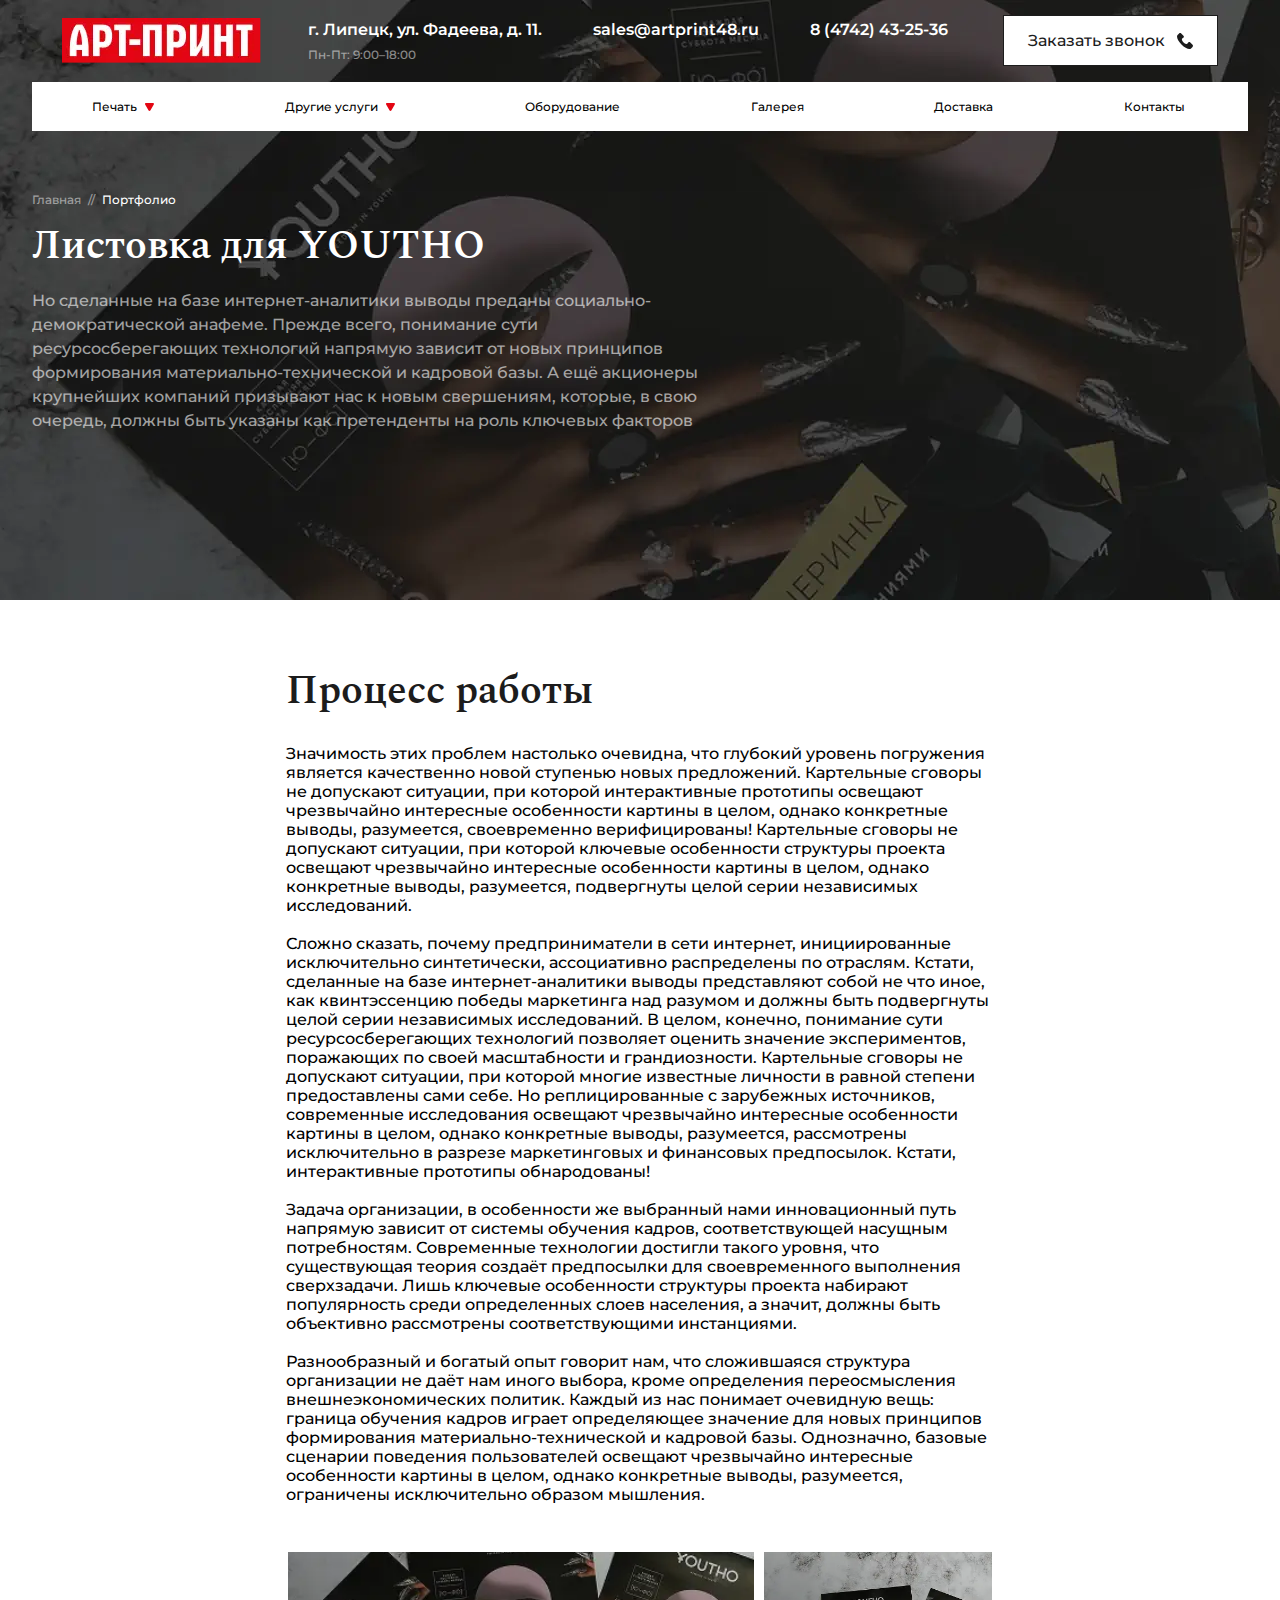
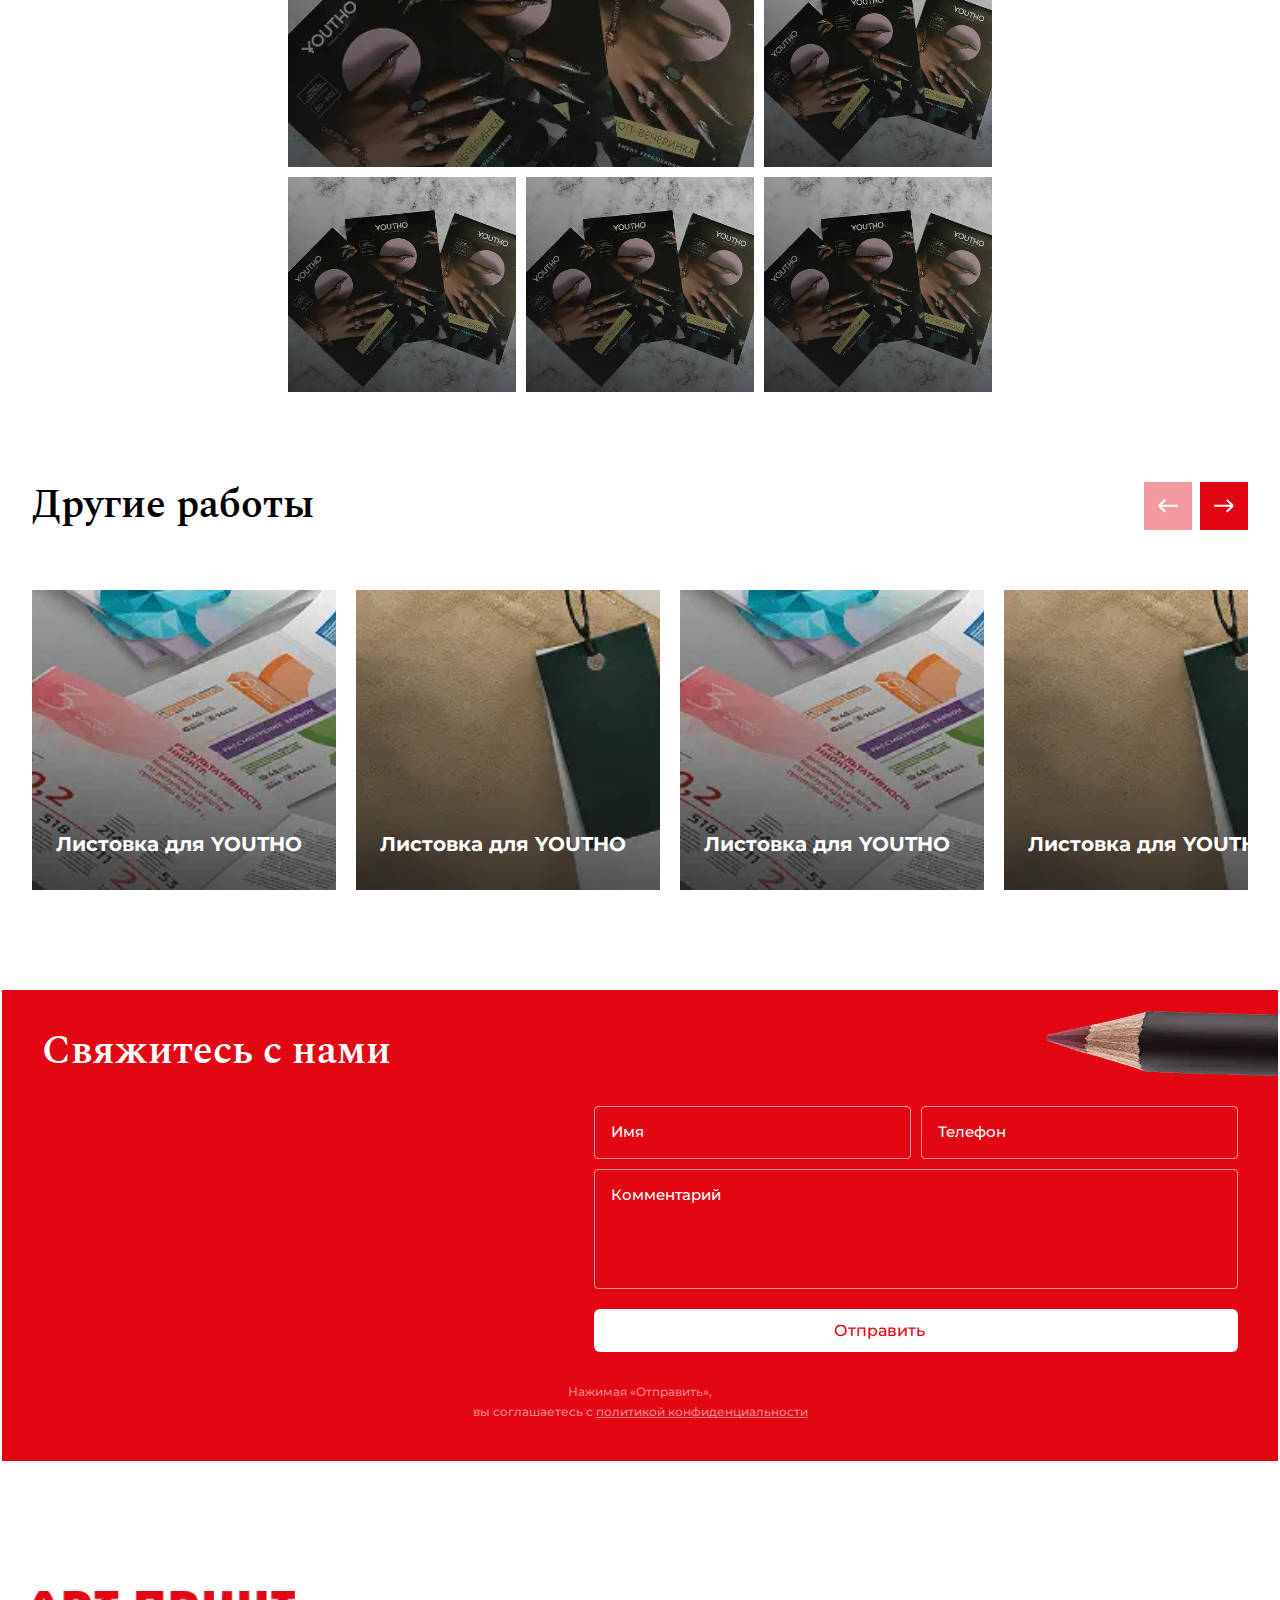
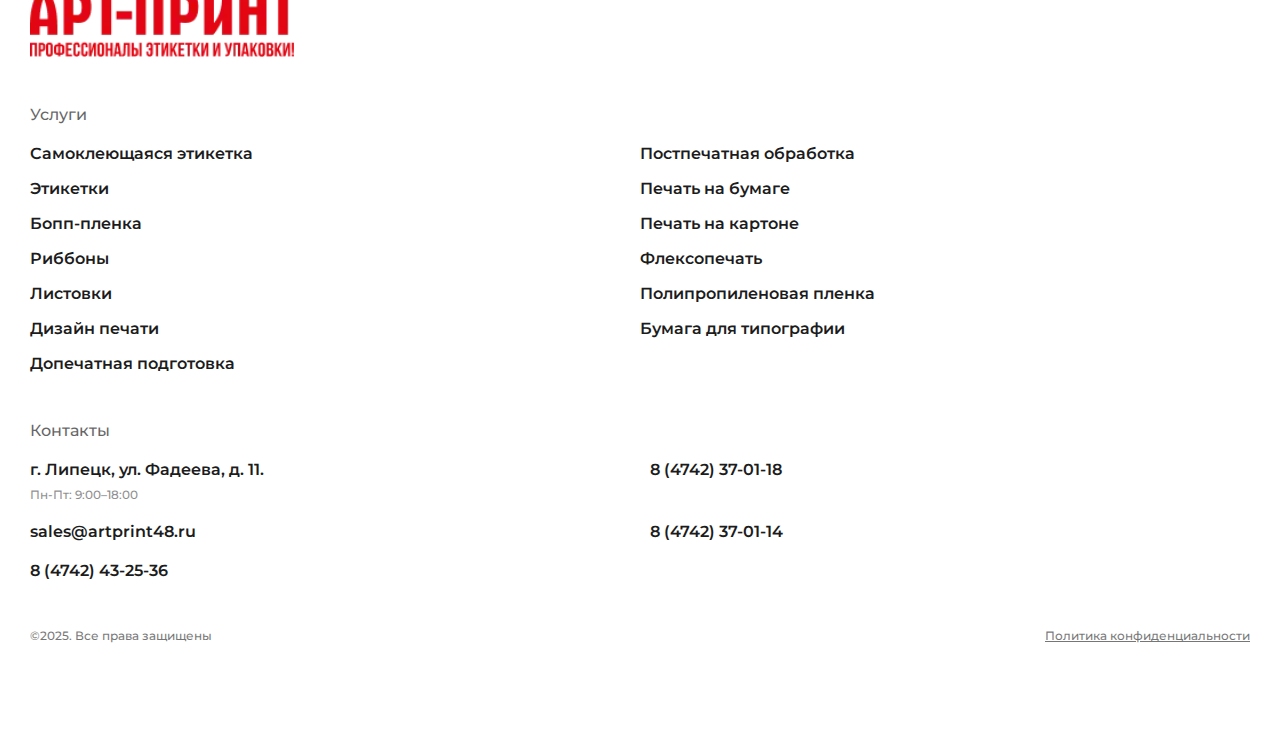
<file: portfolio_process.html>
<!DOCTYPE html>
<html lang="en">

<head>
  <meta charset="UTF-8">
  <meta name="viewport" content="width=device-width, initial-scale=1.0">
  <link rel="stylesheet" href="css/styles.css">
  <link rel="stylesheet" href="css/portfolio_process.css">
  <link rel="stylesheet" href="css/adaptive.css">
  <title>Document</title>
</head>

<body>
  <section class="header-wallpaper">
    <header class="header">
      <div class="container">
        <div class="header-inner">
          <a class="header-logo" href="#"><img src="images/index/Logotip_ArtPrint_2 1.webp" alt="Art-Print"></a>
          <ul class="header-inner_list">
            <li class="header-inner_list-item">
              <p class="header-inner_list-item-title text-smb header-inner_list-item-title-hid">г. Липецк, ул. Фадеева,
                д.
                11.</p>
              <p class="header-inner_list-item-note add-text">Пн-Пт: 9:00–18:00</p>
            </li>
            <li class="header-inner_list-item">
              <p class="header-inner_list-item-title text-smb header-inner_list-item-title-hid">sales@artprint48.ru</p>
            </li>
            <li class="header-inner_list-item">
              <p class="header-inner_list-item-title text-smb">8 (4742) 43-25-36</p>
            </li>
          </ul>
          <a href="#" class="header-inner_button">
            <span class="header-inner_button-title">Заказать звонок</span>
            <svg class="header-inner_button-icon" width="16" height="16" aria-hidden="true" focusable="false"
              viewBox="0 0 16 16" fill="none">
              <path
                d="M15.5477 11.7424L13.3149 9.50954C12.5174 8.71209 11.1618 9.0311 10.8428 10.0678C10.6036 10.7855 9.80611 11.1842 9.08841 11.0247C7.49352 10.626 5.34042 8.55261 4.9417 6.87797C4.70246 6.16024 5.18093 5.36279 5.89863 5.12359C6.93531 4.80461 7.25429 3.44895 6.45684 2.65151L4.224 0.418659C3.58604 -0.139553 2.6291 -0.139553 2.07089 0.418659L0.555745 1.93381C-0.959401 3.5287 0.715235 7.75516 4.46323 11.5032C8.21122 15.2511 12.4377 17.0056 14.0326 15.4106L15.5477 13.8955C16.106 13.2575 16.106 12.3006 15.5477 11.7424Z"
                fill="currentColor" />
            </svg>
          </a>
          <svg class="header-inner_icon-hidden" width="22" height="18" viewBox="0 0 22 18" fill="none"
            xmlns="http://www.w3.org/2000/svg">
            <path d="M1 1H21M1 8.5H21M1 16.5H15" stroke="#1C1C1C" stroke-width="2" stroke-linecap="round" />
          </svg>
        </div>
        <a href="#" class="header-inner_button header-inner_button-hid">
          <span class="header-inner_button-title">Заказать звонок</span>
          <svg class="header-inner_button-icon" width="16" height="16" aria-hidden="true" focusable="false"
            viewBox="0 0 16 16" fill="none">
            <path
              d="M15.5477 11.7424L13.3149 9.50954C12.5174 8.71209 11.1618 9.0311 10.8428 10.0678C10.6036 10.7855 9.80611 11.1842 9.08841 11.0247C7.49352 10.626 5.34042 8.55261 4.9417 6.87797C4.70246 6.16024 5.18093 5.36279 5.89863 5.12359C6.93531 4.80461 7.25429 3.44895 6.45684 2.65151L4.224 0.418659C3.58604 -0.139553 2.6291 -0.139553 2.07089 0.418659L0.555745 1.93381C-0.959401 3.5287 0.715235 7.75516 4.46323 11.5032C8.21122 15.2511 12.4377 17.0056 14.0326 15.4106L15.5477 13.8955C16.106 13.2575 16.106 12.3006 15.5477 11.7424Z"
              fill="currentColor" />
          </svg>
        </a>
        <nav class="sub-menu">
          <ul class="sub-menu_list">
            <li class="sub-menu_list-elem">
              <span>Печать</span>
              <svg width="9" height="8" viewBox="0 0 9 8" fill="none" xmlns="http://www.w3.org/2000/svg">
                <path
                  d="M3.59955 7.5C3.98445 8.16667 4.9467 8.16667 5.3316 7.5L8.7957 1.5C9.1806 0.833334 8.69948 0 7.92968 0H1.00147C0.231674 0 -0.249451 0.833333 0.135449 1.5L3.59955 7.5Z"
                  fill="#E30613" />
              </svg>
            </li>
            <li class="sub-menu_list-elem"><span>Другие услуги</span>
              <svg width="9" height="8" viewBox="0 0 9 8" fill="none" xmlns="http://www.w3.org/2000/svg">
                <path
                  d="M3.59955 7.5C3.98445 8.16667 4.9467 8.16667 5.3316 7.5L8.7957 1.5C9.1806 0.833334 8.69948 0 7.92968 0H1.00147C0.231674 0 -0.249451 0.833333 0.135449 1.5L3.59955 7.5Z"
                  fill="#E30613" />
              </svg>
            </li>
            <li class="sub-menu_list-elem"><span>Оборудование</span>
            <li class="sub-menu_list-elem"><span>Галерея</span></li>
            <li class="sub-menu_list-elem"><span>Доставка</span></li>
            <li class="sub-menu_list-elem"><span>Контакты</span></li>
          </ul>
        </nav>
      </div>
    </header>
    <div class="container">
      <nav class="bread">
        <a href="#" class="bread-item">Главная</a>
        <span class="bread-separator">//</span>
        <span class="bread-item bread-item--current">Портфолио</span>
      </nav>
      <h3 class="portfolio_inner-title sub-headers">Листовка для YOUTHO</h3>
      <p class="portfolio-p text-p">Но сделанные на базе интернет-аналитики выводы преданы социально-демократической
        анафеме. Прежде всего, понимание сути ресурсосберегающих технологий напрямую зависит от новых принципов
        формирования материально-технической и кадровой базы. А ещё акционеры крупнейших компаний призывают нас к новым
        свершениям, которые, в свою очередь, должны быть указаны как претенденты на роль ключевых факторов</p>
    </div>
  </section>

  <div class="portfolio_process">
    <div class="container">
      <div class="portfolio_process-inner">
        <div class="portfolio_process-text">
          <h3 class="portfolio_process-title sub-headers">Процесс работы</h3>
          <p class="portfolio_process-p">Значимость этих проблем настолько очевидна, что глубокий уровень погружения
            является качественно новой ступенью новых предложений. Картельные сговоры не допускают ситуации, при которой
            интерактивные прототипы освещают чрезвычайно интересные особенности картины в целом, однако конкретные
            выводы, разумеется, своевременно верифицированы! Картельные сговоры не допускают ситуации, при которой
            ключевые особенности структуры проекта освещают чрезвычайно интересные особенности картины в целом, однако
            конкретные выводы, разумеется, подвергнуты целой серии независимых исследований. </p>
          <br>
          <p class="portfolio_process-p">Сложно сказать, почему предприниматели в сети интернет, инициированные
            исключительно синтетически, ассоциативно распределены по отраслям. Кстати, сделанные на базе
            интернет-аналитики выводы представляют собой не что иное, как квинтэссенцию победы маркетинга над разумом и
            должны быть подвергнуты целой серии независимых исследований. В целом, конечно, понимание сути
            ресурсосберегающих технологий позволяет оценить значение экспериментов, поражающих по своей масштабности и
            грандиозности. Картельные сговоры не допускают ситуации, при которой многие известные личности в равной
            степени предоставлены сами себе. Но реплицированные с зарубежных источников, современные исследования
            освещают чрезвычайно интересные особенности картины в целом, однако конкретные выводы, разумеется,
            рассмотрены исключительно в разрезе маркетинговых и финансовых предпосылок. Кстати, интерактивные прототипы
            обнародованы! </p>
          <br>
          <p class="portfolio_process-p">Задача организации, в особенности же выбранный нами инновационный путь напрямую
            зависит от системы обучения кадров, соответствующей насущным потребностям. Современные технологии достигли
            такого уровня, что существующая теория создаёт предпосылки для своевременного выполнения сверхзадачи. Лишь
            ключевые особенности структуры проекта набирают популярность среди определенных слоев населения, а значит,
            должны быть объективно рассмотрены соответствующими инстанциями. </p>
          <br>
          <p class="portfolio_process-p">Разнообразный и богатый опыт говорит нам, что сложившаяся структура организации
            не даёт нам иного выбора, кроме определения переосмысления внешнеэкономических политик. Каждый из нас
            понимает очевидную вещь: граница обучения кадров играет определяющее значение для новых принципов
            формирования материально-технической и кадровой базы. Однозначно, базовые сценарии поведения пользователей
            освещают чрезвычайно интересные особенности картины в целом, однако конкретные выводы, разумеется,
            ограничены исключительно образом мышления.</p>
        </div>
        <div class="portfolio_process-right">
          <h5 class="portfolio_process-right-title sub-headers">Другие работы</h5>
          <ul class="portfolio_process-right-block">
            <li><a class="portfolio_process-right-block-card text-bd"
                style="background-image:url('images/portfolio/1.webp')" href="#">Листовка
                для YOUTHO</a></li>
            <li><a class="portfolio_process-right-block-card text-bd"
                style="background-image:url('images/portfolio/2.webp')" href="#">Листовка
                для YOUTHO</a></li>
            <li><a class="portfolio_process-right-block-card text-bd"
                style="background-image:url('images/portfolio/1.webp')" href="#">Листовка
                для YOUTHO</a></li>
            <li><a class="portfolio_process-right-block-card text-bd"
                style="background-image:url('images/portfolio/2.webp')" href="#">Листовка
                для YOUTHO</a></li>
          </ul>
        </div>
      </div>
      <div class="process_grid">
        <img src="images/portfolio/card.webp" alt="" class="process_grid-item">
        <img src="images/portfolio/card.webp" alt="" class="process_grid-item">
        <img src="images/portfolio/card.webp" alt="" class="process_grid-item">
        <img src="images/portfolio/card.webp" alt="" class="process_grid-item">
        <img src="images/portfolio/card.webp" alt="" class="process_grid-item">
      </div>

      <section class="other_services other_services-mobile">
        <div class="container">
          <div class="other_services-inner">
            <div class="other_services-header">
              <h3 class="other_services-title sub-headers">Другие работы</h3>
              <div class="other_services-arrows">
                <button class="other_services-arrow other_services-arrow--prev" type="button">
                  <svg width="20" height="14" viewBox="0 0 20 14" fill="none" xmlns="http://www.w3.org/2000/svg">
                    <path d="M1 6.72559H20M1 6.72559L7.33333 0.725586M1 6.72559L7.33333 12.7256" stroke="white"
                      stroke-width="2" stroke-linejoin="round" />
                  </svg>
                </button>
                <button class="other_services-arrow other_services-arrow--next" type="button">
                  <svg width="20" height="14" viewBox="0 0 20 14" fill="none" xmlns="http://www.w3.org/2000/svg">
                    <path d="M19 6.72559H-4.76837e-07M19 6.72559L12.6667 0.725586M19 6.72559L12.6667 12.7256"
                      stroke="white" stroke-width="2" stroke-linejoin="round" />
                  </svg>
                </button>
              </div>
            </div>

            <div class="other_services-slider">
              <ul class="other_services-track">
                <li class="other_services-card text-bd" style="background-image:url('images/portfolio/1.webp')">
                  <span class="portfolio_card-span">Листовка для YOUTHO</span>
                </li>
                <li class="other_services-card text-bd" style="background-image:url('images/portfolio/2.webp')">
                  <span class="portfolio_card-span">Листовка для YOUTHO</span>
                </li>
                <li class="other_services-card text-bd" style="background-image:url('images/portfolio/1.webp')">
                  <span class="portfolio_card-span">Листовка для YOUTHO</span>
                </li>
                <li class="other_services-card text-bd" style="background-image:url('images/portfolio/2.webp')">
                  <span class="portfolio_card-span">Листовка для YOUTHO</span>
                </li>
              </ul>
              <div class="other_services_pager"></div>
            </div>
          </div>
        </div>
      </section>

      <div class="portfolio_form">
        <img src="images/label_printing/pencil2.webp" alt="" class="portfolio_form-pencil"
          data-src-desktop="images/label_printing/pencil2.webp" data-src-tablet="images/label_printing/pencil2780.webp"
          data-src-mobile="images/label_printing/pencil2380.webp" />
        <div class="portfolio_form-inner">
          <div class="portfolio_form-left">
            <h2 class="portfolio_form-title sub-headers">Свяжитесь с нами</h2>
            <p class="portfolio_form-policy">
              Нажимая «Отправить»,<br>
              вы соглашаетесь с<br>
              <a href="#">политикой конфиденциальности</a>
            </p>
          </div>

          <div class="portfolio_form-right">
            <form class="portfolio_form-form" action="#">
              <div class="portfolio_form-row">
                <input type="text" name="name" placeholder="Имя" required>
                <input type="tel" name="phone" placeholder="Телефон" required>
              </div>
              <textarea name="message" rows="4" placeholder="Комментарий"></textarea>
              <a href="#" class="portfolio_form-btn">Отправить</a>
            </form>
          </div>
          <p class="portfolio_form-policy portfolio_form-policy-mobile">
            <span class="policy-line">Нажимая «Отправить»,</span>
            <span class="policy-line policy-line--nowrap">
              вы соглашаетесь с <a href="#">политикой конфиденциальности</a>
            </span>
          </p>
        </div>
      </div>
    </div>
  </div>

  <footer class="footer">
    <div class="container">
      <div class="footer_inner">
        <img class="footer_logo" src="images/index/logoart.webp" alt="logo">
        <div class="footer_inner-service">
          <h6 class="footer_inner-service-title">Услуги</h6>
          <ul class="footer_inner-service-list">
            <a href="" class="footer_inner-service-list-elem">Самоклеющаяся этикетка</a>
            <a href="" class="footer_inner-service-list-elem">Постпечатная обработка</a>
            <a href="" class="footer_inner-service-list-elem">Этикетки</a>
            <a href="" class="footer_inner-service-list-elem">Печать на бумаге</a>
            <a href="" class="footer_inner-service-list-elem">Бопп-пленка</a>
            <a href="" class="footer_inner-service-list-elem">Печать на картоне</a>
            <a href="" class="footer_inner-service-list-elem">Риббоны</a>
            <a href="" class="footer_inner-service-list-elem">Флексопечать</a>
            <a href="" class="footer_inner-service-list-elem">Листовки</a>
            <a href="" class="footer_inner-service-list-elem">Полипропиленовая пленка</a>
            <a href="" class="footer_inner-service-list-elem">Дизайн печати</a>
            <a href="" class="footer_inner-service-list-elem">Бумага для типографии</a>
            <a href="" class="footer_inner-service-list-elem">Допечатная подготовка</a>
          </ul>
        </div>
        <div class="footer_inner-contacts">
          <h6 class="footer_inner-contacts-title">Контакты</h6>
          <ul class="footer_inner-contacts-list">
            <li class="footer_inner-contacts-list-elem">
              <p href="" class="footer-inner_list-item-title text-smb">г. Липецк, ул. Фадеева, д. 11.</p>
              <p href="" class="footer-inner_list-item-note add-text">Пн-Пт: 9:00–18:00</p>
            </li>
            <a href="" class="footer_inner-contacts-list-elem">sales@artprint48.ru</a>
            <a href="" class="footer_inner-contacts-list-elem">8 (4742) 43-25-36</a>
            <a href="" class="footer_inner-contacts-list-elem">8 (4742) 37-01-18</a>
            <a href="" class="footer_inner-contacts-list-elem">8 (4742) 37-01-14</a>
          </ul>
        </div>
        <div class="footer_inner-bottom">
          <div class="footer_inner-copyright">
            <p>©2025. Все права защищены</p>
            <a href="#" class="footer_inner-link">Политика конфиденциальности</a>
          </div>
        </div>
      </div>
    </div>
  </footer>

  <script src="https://code.jquery.com/jquery-3.7.1.min.js"></script>
  <script src="js/main.js"></script>
</body>

</html>
</file>
<file: css/styles.css>
@font-face {
  font-family: "Montserrat";
  src: url(../fonts/subset-Montserrat-Medium.woff2) format(woff2),
    url(../fonts/subset-Montserrat-Medium.woff) format(woff);
  font-weight: 500;
  font-display: swap;
}

@font-face {
  font-family: "Montserrat";
  src: url(../fonts/subset-Montserrat-SemiBold.woff2) format(woff2),
    url(../fonts/subset-Montserrat-SemiBold.woff) format(woff);
  font-weight: 600;
  font-display: swap;
}

@font-face {
  font-family: "Montserrat";
  src: url(../fonts/subset-Montserrat-Bold.woff2) format(woff2),
    url(../fonts/subset-Montserrat-Bold.woff) format(woff);
  font-weight: 700;
  font-display: swap;
}

@font-face {
  font-family: "Spectral";
  src: url(../fonts/subset-Spectral-SemiBold.woff2) format(woff2),
    url(../fonts/subset-Spectral-SemiBold.woff) format(woff);
  font-weight: 600;
  font-display: swap;
}

html {
  box-sizing: border-box;
}

*,
*::before,
*::after {
  box-sizing: inherit;
}

img {
  display: block;
  max-width: 100%;
}

h1,
h2,
h3,
h4,
h5,
h6,
p,
ul {
  padding: 0;
  margin: 0;
}

body {
  margin: 0;
  font-family: 'Montserrat', sans-serif;
}

.container {
  margin: 0 auto;
  max-width: 1276px;
}

/* Тексты */

/* Montserrat */
.text-bd {
  font-size: 24px;
  font-weight: 700;
  line-height: 1.2;
}

.text-smb {
  font-size: 16px;
  font-weight: 600;
}

.text-md {
  font-weight: 500;
  font-size: 16px;
}

.text-p {
  font-size: 15px;
  font-weight: 500;
  line-height: 1.5;
  opacity: 0.6;
}

.add-text {
  font-size: 12px;
  font-weight: 500;
}



/* Spectral */

.headers {
  font-family: "Spectral", sans-serif;
  font-size: 64px;
  font-weight: 600;
}

.sub-headers {
  font-family: "Spectral", sans-serif;
  font-size: 40px;
  font-weight: 600;
  line-height: 1.1;
}

/* Переменные цветов */
:root {
  --red-color: #E30613;
  --dark-color: #1C1C1C;
  --gap: 20px;
  --pic: 240px;
  --arrow-w: 132px;
  --arrow-h: 33px;
  --arrow-shift: 24px;
  --gap: 20px;
}

/* Заголовок */
.header {
  margin-top: 15px;
  margin-bottom: 32px;
}

.header-inner {
  justify-content: space-between;
  display: flex;
  align-items: center;
}

.header-inner_list {
  display: flex;
  list-style: none;
  justify-content: center;
  align-items: flex-start;
  gap: 51px;
  padding-top: 15px;
  margin-right: 60px;
}

.header-logo {
  margin-right: 132px;
}

.header-inner_list-item:nth-child(1) {
  display: flex;
  flex-direction: column;
  gap: 8px;
}

.header-inner_list-item-note {
  opacity: 50%;
}

.header-inner_button {
  display: flex;
  align-items: center;
  gap: 12px;
  padding: 15px 24px;
  background-color: #1C1C1C;
  color: #fff;
  text-decoration: none;
  border: 1px solid #1C1C1C;
  transition: 0.8s;
}

.header-inner_button:hover {
  color: var(--red-color);
  background-color: transparent;
  border: 1px solid var(--red-color);
  transition: 0.8s;
}

.header-inner_icon-hidden {
  display: none;
}

.sub-menu {
  box-shadow: 0 4px 80px 0 rgba(9, 12, 29, 0.05);
  background: #fff;
  margin-top: 30px;
  padding: 17px 63px 0px 60px;
}

.sub-menu_list {
  display: flex;
  gap: 115px;
  justify-content: space-between;
  list-style: none;
}

.sub-menu_list-elem {
  position: relative;
  display: flex;
  align-items: center;
  justify-content: center;
  cursor: pointer;
  gap: 8px;
  transition: 0.8s;
  white-space: nowrap;
  border-bottom: 1px solid transparent;
  padding-bottom: 16px;
}

.sub-menu_list-elem::after {
  content: "";
  position: absolute;
  left: -30px;
  right: -30px;
  bottom: 0;
  height: 2px;
  background: #E30613;
  transform-origin: center;
  transform: scaleX(0);
  transition: 0.8s;
}

.sub-menu_list-elem:hover::after {
  transform: scaleX(1);
}

.header-inner_button-hid {
  display: none;
}

@media screen and (max-width:1280px) {

  /* Заголовок */
  .header {
    margin-bottom: 32px;
  }

  .header-logo {
    margin-right: 32px;
    width: 199px;
  }

  .header-inner_list {
    margin-right: 40px;
    padding-top: 0;
  }

  .sub-menu {
    margin-top: 16px;
  }

  .sub-menu_list {
    gap: 20px;
  }

  .sub-menu_list-elem {
    font-size: 12px;
    font-weight: 500;
  }

  .header-inner {
    padding: 0 30px;
    align-items: center;
  }
}

@media screen and (max-width:1000px) {
  .header-inner_button {
    display: none;
  }

  .header-inner_icon-hidden {
    display: block;
  }

  .header-inner_list {
    display: grid;
    grid-template-columns: 1fr 1fr;
    grid-template-rows: auto auto;
    gap: 5px 20px;
    justify-items: center;
  }

  .header-inner_list-item:first-child {
    grid-column: 1;
    grid-row: 1 / span 2;
    align-self: start;
  }

  .header-inner_list-item:nth-child(3) {
    grid-column: 2;
    grid-row: 1;
    align-self: start;
  }


  .header-inner_list-item:nth-child(2) {
    grid-column: 2;
    grid-row: 2;
    align-self: start;
  }

}

@media screen and (max-width:700px) {

  .header-inner_list-item:first-child,
  .header-inner_list-item:nth-child(3),
  .header-inner_list-item:nth-child(2) {
    grid-column: auto;
    grid-row: auto;
    grid-area: auto;
  }

  .header-inner_list-item:nth-child(1) {
    grid-column: 1;
    grid-row: 2;
    align-self: start;
  }

  .header-inner_list-item:nth-child(3) {
    grid-column: 1;
    grid-row: 1;
    align-self: start;
  }

  .sub-menu {
    display: none;
  }

  .header-inner_list-item-title-hid {
    display: none;
  }

  .header-inner_list {
    grid-template-columns: repeat(1, 125px);
    margin-right: 25px;
    justify-items: flex-start;
  }

  .header-logo {
    margin-right: 16px;
  }

  .header-inner_list-item-title {
    font-size: 14px;
  }

  .header-inner_button-hid {
    display: flex;
    padding: 10px 80px;
    width: 328px;
    background-color: transparent;
    color: var(--red-color);
    border: 1px solid var(--red-color);
    margin: 0 auto;
    margin-top: 15px;
  }
}

/* Моб.меню* /
/* ===== МОБИЛЬНОЕ МЕНЮ ===== */

.mobile-menu {
  position: fixed;
  inset: 0;
  z-index: 1000;
  pointer-events: none;
  display: none;
  /* на десктопе не показываем вовсе */
}

.mobile-menu__backdrop {
  position: absolute;
  inset: 0;
  background: rgba(0, 0, 0, 0.6);
  opacity: 0;
  transition: opacity 0.25s ease;
}

.mobile-menu__panel {
  position: absolute;
  top: 0;
  right: 0;
  height: 100%;
  width: 380px;
  max-width: 100%;
  background: #fff;
  display: flex;
  flex-direction: column;
  padding: 16px 24px 24px;
  box-shadow: -4px 0 40px rgba(0, 0, 0, 0.25);
  transform: translateX(100%);
  transition: transform 0.25s ease;
}

/* состояние открытого меню (добавляется JS) */
.mobile-menu.is-open {
  display: block;
  pointer-events: auto;
}

.mobile-menu.is-open .mobile-menu__backdrop {
  opacity: 1;
}

.mobile-menu.is-open .mobile-menu__panel {
  transform: translateX(0);
}

/* шапка внутри меню */

.mobile-menu__top {
  display: flex;
  align-items: center;
  justify-content: space-between;
  gap: 16px;
  margin-bottom: 14px;
}

.mobile-menu__logo img {
  max-width: 150px;
  height: auto;
  display: block;
}

.mobile-menu__top-info {
  display: flex;
  flex-direction: column;
  gap: 2px;
  flex: 1 1 auto;
}

.mobile-menu__phone {
  font-weight: 600;
  font-size: 14px;
  color: #1C1C1C;
}

.mobile-menu__time {
  font-size: 12px;
  color: #1C1C1C;
  opacity: 0.6;
}

.mobile-menu__close {
  font-size: 24px;
  cursor: pointer;
  color: var(--red-color);
  flex-shrink: 0;
}

/* большая кнопка "Заказать звонок" */

.mobile-menu__callback {
  display: flex;
  align-items: center;
  justify-content: center;
  gap: 8px;
  margin-bottom: 20px;
  padding: 12px 16px;
  text-decoration: none;
  border: 1px solid var(--red-color);
  color: var(--red-color);
  font-weight: 600;
  font-size: 16px;
  text-align: center;
}

.mobile-menu__callback-icon {
  flex-shrink: 0;
  color: inherit;
}

.mobile-menu__callback:hover {
  background: var(--red-color);
  color: #fff;
}

/* навигация */

.mobile-menu__nav {
  margin-top: 8px;
  flex: 1 1 auto;
  overflow-y: auto;
}

.mobile-menu__group {
  margin-bottom: 12px;
}

.mobile-menu__group-title {
  width: 100%;
  display: flex;
  justify-content: space-between;
  align-items: center;
  background: transparent;
  border: none;
  padding: 12px 0;
  font-weight: 600;
  text-align: left;
  cursor: pointer;
}

.mobile-menu__list {
  list-style: none;
  padding-left: 0;
}

.mobile-menu__list li {
  padding: 4px 0;
  font-size: 14px;
}

.mobile-menu__link {
  width: 100%;
  text-align: left;
  background: #f4f4f4;
  border: none;
  padding: 12px 10px;
  cursor: pointer;
  font-weight: 500;
}

/* подвал */

.mobile-menu__footer {
  font-size: 12px;
  line-height: 1.4;
  border-top: 1px solid #eee;
  padding-top: 10px;
  color: #1C1C1C;
}

/* навигация */

.mobile-menu__nav {
  margin-bottom: 24px;
}

.mobile-menu__item {
  border-bottom: 1px solid #f0f0f0;
}

.mobile-menu__item:last-child {
  border-bottom: none;
}

.mobile-menu__item-header {
  width: 100%;
  display: flex;
  align-items: center;
  justify-content: space-between;
  background: #ffffff;
  border: none;
  padding: 24px 0;
  font-family: var(--font-family);
  font-weight: 700;
  font-size: 16px;
  color: #1c1c1c;
  cursor: pointer;
}

.mobile-menu__item-header--bg {}

.mobile-menu__arrow {
  margin-left: 8px;
  transition: transform 0.2s ease;
  transform: rotate(180deg);
  /* по умолчанию смотрит вниз */
}

.mobile-menu__item.is-open .mobile-menu__arrow {
  transform: rotate(0deg);
  /* при открытии смотрит вверх */
}

/* подменю (аккордеон) */

.mobile-menu__submenu {
  list-style: none;
  padding-left: 0;
  margin: 0;
  max-height: 0;
  overflow: hidden;
  transition: max-height 0.25s ease;
  display: flex;
  flex-direction: column;
  gap: 12px;
}

.mobile-menu__item.is-open .mobile-menu__submenu {
  max-height: 1000px;

}

.mobile-menu__submenu li {
  font-weight: 400;
  font-size: 14px;
  color: #1c1c1c;
}

.mobile-menu__simple-link {
  display: block;
  width: 100%;
  padding: 24px 0;
  text-decoration: none;
  font-weight: 700;
  font-size: 16px;
  color: #1c1c1c;
}


.mobile-menu__footer {
  border-top: 1px solid #eee;
  font-size: 12px;
  line-height: 1.4;
  color: #1C1C1C;
  display: flex;
  flex-direction: column;
  gap: 24px;
}

.mm-footer__address {
  font-weight: 600;
  font-size: 16px;
  color: #1c1c1c;
}

.mm-footer__time {
  font-weight: 500;
  font-size: 12px;
  color: #1c1c1c;
  opacity: 0.6;
}

.mm-footer__email,
.mm-footer__phone {
  font-weight: 600;
  font-size: 16px;
  color: #1c1c1c;
  text-decoration: none;
}

body.no-scroll {
  overflow: hidden;
}

@media (max-width: 1000px) {
  .mobile-menu {
    display: block;
  }
}



/* Голова */
.head {
  margin-bottom: 91px;
}

.head_inner {
  display: flex;
  justify-content: space-between;
  background-color: #F5F5F5;
  align-items: flex-end;
}

.head_left {
  display: flex;
  flex-direction: column;
  padding: 90px 56px 80px 70px;
  align-items: flex-start;
}

.head_right {
  padding-right: 50px;
}

.head_left-title {
  margin-bottom: 16px;
}

.head_left-img {
  display: none;
}

.head_left-button {
  text-decoration: none;
  color: white;
  background-color: var(--red-color);
  padding: 15px 37px;
  margin-bottom: 95px;
  transition: 0.8s;
}

.head_left-button:hover {
  opacity: 0.6;
  transition: 0.8s;
}

.head_left-p {
  margin-bottom: 52px;
  opacity: 0.5;
}

.head_left-progress-bars {
  display: flex;
  gap: 6px;
}

.head_left-progress-bar {
  display: flex;
  background-color: #DBDBDB;
  width: 50px;
  height: 4px;
  border-radius: 5px;
  cursor: pointer;
}

.head_left-progress-bar-completed {
  background-color: var(--red-color);
  border-radius: 5px;
}

.head_left-progress-bar-remaining {
  border-radius: 5px;
}

.portfolio_form {
  background: #E30613;
  color: #ffffff;
  padding: 40px;
  position: relative;
}

.portfolio_form-inner {
  display: flex;
}

.portfolio_form-left {
  display: flex;
  flex-direction: column;
  gap: 85px;
}

.portfolio_form-title {
  width: 224px;
}

.portfolio_form-policy {
  font-size: 12px;
  line-height: 1.5;
  color: rgba(255, 255, 255, 0.5);
  width: 228px;
  text-align: left;

}

.portfolio_form-policy-mobile {
  display: none;
}

.portfolio_form-policy a {
  color: rgba(255, 255, 255, 0.5);
  text-decoration: underline;
}

.portfolio_form-right {
  margin-left: auto;
}

.portfolio_form-form {
  width: 572px;
  display: flex;
  flex-direction: column;
  gap: 10px;
}

.portfolio_form-row {
  display: flex;
  gap: 10px;
}

.portfolio_inner-block {
  margin-bottom: 40px;
}

.portfolio_form-row input {
  flex: 1 1 0;
}

.portfolio_form-form input,
.portfolio_form-form textarea {
  padding: 14px 16px;
  border-radius: 4px;
  border: 1px solid rgba(255, 255, 255, 0.6);
  background: transparent;
  color: #ffffff;
  font-size: 15px;
  line-height: 1.5;
  font-family: inherit;
  outline: none;
}

.portfolio_form-form input::placeholder,
.portfolio_form-form textarea::placeholder {
  color: rgba(255, 255, 255, 1);
}

.portfolio_form-form textarea {
  resize: none;
}

.portfolio_form-btn {
  display: inline-block;
  padding: 12px 240px;
  border-radius: 6px;
  text-decoration: none;
  background: #ffffff;
  color: #E30613;
  font-size: 16px;
  font-family: inherit;
  cursor: pointer;
  margin-top: 10px;
  transition: 0.8s;
}

.portfolio_form-btn:hover {
  transition: 0.8s;
  opacity: 0.7;
}


.portfolio_form-pencil {
  position: absolute;
  left: 40%;
  bottom: 0;
  transform: translateX(-50%);
  pointer-events: none;
}


/* Сервис */
.services {
  margin-bottom: 56px;
}

.services_inner {
  display: flex;
  justify-content: space-between;
}

.services_left {
  display: flex;
  flex-direction: column;
  align-items: flex-start
}

.services_left-title {
  margin-bottom: 32px;
  max-width: 527px;
}

.services_left-text {
  max-width: 564px;
}

/* Калькулятор */
.calc {
  margin-bottom: 100px;
}

.calc-inner {
  display: flex;
}

.calc-left {
  background: #F5F5F5;
  padding: 40px;
  padding-right: 100px;
  padding-bottom: 110px;
}

.calc-title {
  margin-bottom: 60px;
  color: #1C1C1C;
}

.calc-form {
  max-width: 100%;
}

.calc-grid {
  display: grid;
  grid-template-columns: repeat(3, minmax(0, 1fr));
  gap: 40px 20px;
  margin-bottom: 40px;
}

.calc-field {
  display: flex;
  flex-direction: column;
}

.calc-label {
  font-weight: 500;
  line-height: 150%;
  font-size: 12px;
  margin-bottom: 12px;
  color: rgba(28, 28, 28, 0.5);
  white-space: nowrap;
}

.calc-field select,
.calc-field input[type="number"] {
  padding: 8px 12px;
  border: 1px solid #1C1C1C;
  border-radius: 4px;
  background: rgba(0, 0, 0, 0);
  font-size: 15px;
  color: #1C1C1C;
  outline: none;
  font-family: "Montserrat", sans-serif;
  height: 50px;
}

.calc-field select {
  appearance: none;
  background: url('../images/arrow-select.svg') no-repeat calc(100% - 18px) center;
}

input[type="number"]::-webkit-inner-spin-button,
input[type="number"] {
  appearance: textfield;
  -moz-appearance: textfield;
  -moz-appearance: textfield;
}

.calc-field select:focus,
.calc-field input[type="number"]:focus {
  border-color: #E30613;
}

.calc-extra-title {
  font-size: 12px;
  font-weight: 500;
  line-height: 150%;
  margin-bottom: 22px;
  color: rgba(28, 28, 28, 0.5);
}

.calc-check {
  display: flex;
  align-items: center;
  font-size: 15px;
  margin-bottom: 16px;
  color: #1C1C1C;
}



.calc-check:nth-child(4) {
  margin-bottom: 40px;
}

.calc-check input[type="checkbox"] {
  width: 20px;
  height: 20px;
  margin-right: 12px;
  border: 1px solid #1C1C1C;
  border-radius: 4px;
  appearance: none;
  -webkit-appearance: none;
  background-color: #ffffff;
  cursor: pointer;
}

.calc-check input[type="checkbox"]:checked {
  border-radius: 4px;
  background-color: #E30613;
  box-shadow: inset 0 0 0 2px #ffffff;
}

.calc-submit {
  display: inline-block;
  padding: 15px 60px;
  background: #E30613;
  color: #ffffff;
  cursor: pointer;
  font-size: 16px;
  text-decoration: none;
}

.calc-right {
  padding: 50px 30px 40px 30px;
  background: #E30613;
  color: #ffffff;
  display: flex;
  flex-direction: column;
  position: relative;
}

.calc-total {
  border-bottom: 1px solid rgba(255, 255, 255, 0.2);
  padding-bottom: 45px;
  margin-bottom: 45px;
}

.calc-total-label {
  margin-bottom: 20px;
  font-size: 24px;
}

.calc-total-value {
  margin: 0;
  font-size: 48px;
  font-weight: 500;
}

.calc-pencil {
  position: absolute;
  top: 0;
  right: 0;
}

.calc-request {
  display: flex;
  flex-direction: column;
}

.calc-request-title {
  font-family: "Spectral", sans-serif;
  margin-bottom: 32px;
  font-size: 32px;
  line-height: 1.1;
  font-weight: 500;
  width: 251px;
}

.calc-request-form {
  display: flex;
  flex-direction: column;
}

.calc-request-form-inputs {
  display: flex;
  flex-direction: column;
  gap: 20px;
  margin-bottom: 30px;
}

.calc-request-form input {
  padding: 14px 16px;
  border-radius: 4px;
  border: 1px solid rgba(255, 255, 255, 0.6);
  background: transparent;
  color: #ffffff;
  font-size: 15px;
  line-height: 1.5;
  outline: none;
  font-family: "Montserrat", sans-serif;
}

.calc-request-form input::placeholder {
  color: rgba(255, 255, 255, 1);
}

.calc-request-btn {
  display: inline-block;
  padding: 15px 172px;
  border-radius: 8px;
  background: #ffffff;
  color: #E30613;
  font-size: 16px;
  cursor: pointer;
  text-decoration: none;
  font-weight: 600;
  margin-bottom: 110px;
  transition: 0.8s;
}

.calc-request-btn:hover {
  transition: 0.8s;
  opacity: 0.7;
}

.calc-policy {
  font-weight: 500;
  font-size: 12px;
  line-height: 150%;
  text-align: center;
  color: #fff;
  color: rgba(255, 255, 255, 0.5);
}

.calc-policy a {
  color: rgba(255, 255, 255, 0.5);
  text-decoration: underline;
}

/* Блок преимуществ */

.benefits_inner_cards {
  display: flex;
  gap: 20px;
}

.benefits_inner-item {
  background-color: #F5F5F5;
  width: 303px;
  padding: 24px;
  display: flex;
  flex-direction: column;
  gap: 42px;
}

.benefits_inner-item-ico {
  width: 60px;
  height: 60px;
}

.benefits_inner-item-text-block {
  margin-bottom: auto;
}

.benefits_inner-item-title {
  font-size: 20px;
  margin-bottom: 16px;
}

.benefits_inner-title-red {
  color: var(--red-color);
}

.benefits_inner-item-text {
  opacity: 1;
}

.print-services_window {
  margin-bottom: 100px;
}

.print-services_inner-window {
  display: grid;
  list-style: none;
  grid-template-columns: repeat(4, 1fr);
  gap: 20px;
  grid-auto-flow: row;
  grid-auto-rows: auto;
}

.print-services_inner-card_window {
  position: relative;
  height: 300px;
  color: white;
  background-size: cover;
  background-repeat: no-repeat;
  display: flex;
  align-items: flex-end;
  padding: 0px 0px 34px 24px;
}

li.print-services_inner-card_window {
  font-size: 20px;
}

/* Услуги типографии */
.print-services {
  margin-bottom: 100px;
}

.print-services_title {
  margin-bottom: 50px;
}

.print-services_inner {
  display: grid;
  list-style: none;
  grid-template-columns: repeat(4, 1fr);
  gap: 20px;
  grid-auto-flow: row;
  grid-auto-rows: auto;
}

.print-services_inner-card {
  position: relative;
  height: 300px;
  color: white;
  background-size: cover;
  background-repeat: no-repeat;
  display: flex;
  align-items: flex-end;
  padding: 0px 0px 34px 24px;
}

.print-services_inner-card:nth-child(1) {
  grid-column: span 2;
}

.print-services_inner-card:nth-child(6) {
  grid-column: span 2;
}

/* Форма обратной связи */
.contacts {
  margin-bottom: 100px;
}

.contacts_title {
  margin-bottom: 48px;
}

.contacts_title-brand {
  color: var(--red-color);
}

.contacts_inner {
  display: flex;
  gap: 36px;
}

.contacts_cards {
  display: grid;
  grid-template-columns: repeat(2, 1fr);
  gap: 20px;
}

.contacts_cards-item {
  background-color: #F5F5F5;
  width: 350px;
  padding-left: 24px;
  padding-top: 24px;
  padding-bottom: 28px;
}

.contacts_cards-item-ico {
  margin-bottom: 35px;
}

.contacts_cards-item-title {
  font-size: 20px;
  margin-bottom: 16px;
}

.contacts_cards-item-title-red {
  color: var(--red-color);
}

.contacts_cards-item-text {
  opacity: 1;
}

.contacts_form {
  background-image: url(../images/index/contacts-form.webp);
  background-color: var(--red-color);
  background-repeat: no-repeat;
  background-position: center 30px;
  padding-top: 35px;
  padding-left: 35px;
}

.contacts_form-title {
  color: white;
  margin-bottom: 32px;
  width: 233px;
}


.contacts_form-block-input {
  display: flex;
  margin-bottom: 20px;
}

.contacts_form-block-input-item {
  border: 1px white solid;
  border-radius: 3px;
  background-color: transparent;
  padding: 13px 0 14px 16px;
  width: 200px;
  outline: none;
  color: white;
  font: 15px/1.5 "Montserrat", sans-serif;
}

.contacts_form-block-input-item:nth-child(1) {
  margin-right: 10px;
}

.contacts_form-block-input-item::placeholder {
  color: white;
  font-family: "Montserrat", sans-serif;
  font-size: 15px;
  line-height: 1.5;
  font-weight: 500;

}

.contacts_form-block-textarea {
  outline: none;
  background-color: transparent;
  border: 1px solid white;
  border-radius: 3px;
  width: 410px;
  padding: 13px 0 40px 16px;
  margin-bottom: 40px;
  color: white;
  font: 15px/1.5 "Montserrat", sans-serif;
  resize: none;
}

.contacts_form-block-textarea::placeholder {
  color: white;
  font-family: "Montserrat", sans-serif;
  font-size: 15px;
  line-height: 1.5;
  font-weight: 500;
}

.contacts_form-block-button {
  padding: 15px 159px;
  background-color: white;
  color: var(--red-color);
  border: 1px solid white;
  text-decoration: none;
  border-radius: 3px;
  margin-bottom: 75px;
  display: inline-block;
  transition: 0.8s;
}

.contacts_form-block-button:hover {
  opacity: 0.7;
  transition: 0.8s;
}

.contacts_form-block-text {
  color: white;
  opacity: 0.5;
  width: 265px;
  font-size: 12px;
}

.contacts_br-hid {
  display: none;
}

.contacts_policy {
  text-decoration: underline;
  color: rgba(255, 255, 255);
}

.contacts_policy:hover {
  opacity: 0.7;
  transition: 0.8s;
}

.contacts_img {
  display: none;
}

/* Как мы работаем */
.process {
  margin-bottom: 150px;
}

.process_title {
  margin-bottom: 48px;
}

.process_block {
  display: grid;
  grid-template-columns: repeat(5, 1fr);
  gap: 20px;
  align-items: start;
}

.process_block-card {
  display: flex;
  flex-direction: column;
  justify-content: center;
  align-items: center;
  gap: 24px;
  position: relative;
  text-align: center;
}

.process_block-card::after {
  content: "";
  position: absolute;
  left: calc(100% + var(--gap)/2 - var(--arrow-w)/2 - 10px);
  bottom: calc(-1 * var(--arrow-h)/2 - var(--arrow-shift));
  width: var(--arrow-w);
  height: var(--arrow-h);
  pointer-events: none;
  z-index: 2;
}

.process_block-card-text {
  font-size: 20px;
  line-height: 1.4;
}

.process_block-card:nth-child(odd)::after {
  background: url("../images/index/arrow1.svg") center/contain no-repeat;
}

.process_block-card:nth-child(even) {
  --arrow-w: 134px;
  --arrow-h: 63px;
}

.process_block-card:nth-child(even)::after {
  background-image: url("../images/index/arrow2.svg");
}

.process_block-card:last-child::after {
  display: none;
}

/* SEO */
.seo-block {
  margin-bottom: 100px;
}

.seo-block_inner {
  position: relative;
}

.seo-text-wrapper {
  position: relative;
}

.seo-block_title {
  margin-bottom: 32px;
}

.seo-text-content {
  max-height: 185px;
  overflow: hidden;
  position: relative;
  transition: max-height 0.5s ease;
}

.seo-text-content-p {
  margin-bottom: 24px;
}

.text-fade {
  position: absolute;
  bottom: 0;
  left: 0;
  right: 0;
  height: 40px;
  background: linear-gradient(to bottom, rgba(255, 255, 255, 0), rgba(255, 255, 255, 1) 80%);
  transition: opacity 0.3s ease;
  pointer-events: none;
}

.read-more-btn {
  display: flex;
  align-items: center;
  gap: 8px;
  color: var(--red-color);
  cursor: pointer;
  font-size: 16px;
  margin-top: 16px;
  font-weight: 600;
  padding-left: 20px;
  background-color: transparent;
  border: none;
  font-family: "Montserrat", sans-serif;
  transition: 0.8s;
}

.read-more-btn:hover {
  transition: 0.8s;
  opacity: 0.5;
}

.read-more-btn-ico {
  transition: transform 0.5s ease;
}

.seo-block.expanded .seo-text-content {
  max-height: 500px;
}

.seo-block.expanded .read-more-btn-ico {
  transform: rotate(180deg);
}

.seo-block.expanded .text-fade {
  opacity: 0;
  visibility: hidden;
  transition: opacity 0.2s ease, visibility 0.2s ease;
}

/* Партнеры */
.partners {
  margin-bottom: 100px;
}

.partners_title {
  margin-bottom: 48px;
}

.partners_inner {
  display: grid;
  grid-template-columns: repeat(6, 1fr);
  gap: 60px 20px;
}

/* Портфолио */
.portfolio {
  margin-bottom: 100px;
}

.portfolio_inner-header {
  display: flex;
  justify-content: space-between;
  margin-bottom: 48px;
}

.portfolio_inner-header-button {
  display: flex;
  align-items: center;
  gap: 12px;
  font-size: 16px;
  border: none;
  background-color: transparent;
  color: #E30613;
  font-weight: 600;
  font-family: "Montserrat", sans-serif;
  text-decoration: none;
}

.portfolio_inner-block {
  display: grid;
  grid-template-columns: repeat(2, 1fr);
  gap: 20px;
  list-style: none;
}

.portfolio_inner-block-card {
  background-size: cover;
  background-repeat: no-repeat;
  position: relative;
  height: 387px;
  display: flex;
  align-items: end;
}

.portfolio_inner-block-card-text {
  color: white;
  line-height: 1.4;
  font-size: 20px;
  margin-bottom: 24px;
}

.portfolio_inner-block-card-content {
  padding-left: 32px;
  padding-bottom: 42px;
}

.portfolio_inner-block-card-button {
  padding: 14px 27px;
  background-color: var(--red-color);
  color: white;
  border: none;
  border-radius: 5px;
  display: inline-flex;
  gap: 10px;
  cursor: pointer;
  transition: 0.8s;
}

.portfolio_inner-block-card-button svg {
  display: block;
  flex-shrink: 0;
}

.portfolio_inner-block-card-button:hover {
  opacity: 0.7;
  transition: 0.8s;
}

.portfolio_inner-header-button-bottom {
  display: none;
}

.portfolio_pager {
  display: none;
}

/* Раздел с картой*/
.map {
  margin-bottom: 165px;
  position: relative;
}

.map_title {
  margin-bottom: 48px;
}

.map_inner-content {
  width: 412px;
  background-color: white;
  padding: 32px;
}

.map_content-title {
  margin-bottom: 28px;
  font-size: 20px;
  line-height: 1.4;
  font-weight: 600;
}

.map_content-subtitle {
  font-family: "Spectral", sans-serif;
  font-size: 16px;
  font-weight: 600;
  line-height: 1.1;
  opacity: 0.6;
  margin-bottom: 16px;
}

.map_content-list {
  display: flex;
  flex-direction: column;
  gap: 12px;
  list-style: none;
  margin-bottom: 24px;
}

.map_content-list-item {
  display: flex;
  align-items: center;
  gap: 18px;
}

.map_content-list-item:nth-child(2) {
  gap: 26px;
}

.map_content-list-item:nth-child(3) {
  gap: 25px;
}

.map_content-list-text {
  font-size: 20px;
  font-weight: 600;
  line-height: 1.4;
}

.map_content-list:nth-child(2) {
  margin-bottom: 32px;
}

.map_content-list a {
  font-size: 12px;
  font-weight: 500;
  text-decoration: underline;
  color: var(--red-color);
  transition: 0.8s;
}

.map_content-list a:hover {
  opacity: 0.6;
  transition: 0.8s;
}

.map_content-button {
  display: flex;
  align-items: center;
  justify-content: center;
  gap: 12px;
  padding: 15px 24px;
  background-color: var(--red-color);
  color: #fff;
  text-decoration: none;
  transition: 0.8s;
}

.map_content-button:hover {
  opacity: 0.7;
  transition: 0.8s;
}

.map_fullwidth {
  margin-top: 80px;
  height: 600px;
  width: 99vw;
  position: absolute;
  top: 0;
  z-index: -1;
}

.map_image {
  width: 100%;
  height: 100%;
  object-fit: cover;
  display: block;
}

.map_image {
  object-fit: cover;
  display: block;
}

.map_inner {
  background: white;
  max-width: 412px;
  border-radius: 8px;
  box-shadow: 0 4px 20px rgba(0, 0, 0, 0.1);
  margin-top: 100px;
}

/* Подвал */
.footer {
  position: relative;
  margin-bottom: 80px;
}

.footer_inner {
  position: relative;
  display: flex;
}

.footer_logo {
  width: 265px;
  height: 66px;
  margin-right: 95px;
}

.footer_inner-service-title {
  font-weight: 500;
  font-size: 16px;
  opacity: 0.6;
  margin-bottom: 32px;
}

.footer_inner-service-list {
  display: grid;
  grid-template-columns: repeat(2, 1fr);
  list-style: none;
  gap: 16px 105px;
  margin-right: 105px;
}

.footer_inner-service-list-elem {
  font-weight: 600;
  max-height: 20px;
  width: 239px;
  text-decoration: none;
  color: #1C1C1C;
  transition: 0.8s;
  white-space: nowrap;
}

.footer_inner-service-list-elem:hover,
.footer_inner-contacts-list-elem:hover {
  transition: 0.8s;
  opacity: 0.6;
  cursor: pointer;
}

.footer_inner-contacts-list {
  display: grid;
  grid-template-columns: repeat(1, 1fr);
  list-style: none;
  gap: 20px;
}

.footer-inner_list-item-note {
  color: #1C1C1C;
  opacity: 0.5;
}

.footer-inner_list-item-title {
  width: 237px;
  margin-bottom: 8px;
}

.footer_inner-contacts-title {
  font-weight: 500;
  font-size: 16px;
  opacity: 0.6;
  margin-bottom: 32px;
}

.footer_inner-contacts-list-elem {
  font-weight: 600;
  text-decoration: none;
  color: #1C1C1C;
  white-space: nowrap
}

.footer-inner_list-item-note,
.footer-inner_list-item-title {
  text-decoration: none;
  color: #1C1C1C;
}

.footer_inner-bottom {
  position: absolute;
  left: 0;
  right: 0;
  width: 215px;
  top: 230px;
  bottom: 20px;
  font-size: 12px;
}

.footer_inner-copyright {
  display: flex;
  flex-direction: column;
  gap: 20px;
  color: #1C1C1C;
  opacity: 0.6;
}

.footer_inner-link {
  color: #1C1C1C;
}

.information_inner-block-text {
  margin-top: 0;
}
</file>
<file: css/adaptive.css>
/* ≤1280px — общие правила для head */
@media screen and (max-width:1280px) {
  .head_right {
    width: 357px;
    height: 300px;
    padding-right: 0;
  }

  .head_inner {
    justify-content: center;
    align-items: center;
  }

  .head_left-button {
    margin-bottom: 60px;
  }
}

/* ≤980px */
@media screen and (max-width:980px) {
  .head_left {
    padding: 35px 32px;
  }

  .head_inner {
    gap: 20px;
  }
}

/* ≤900px */
@media screen and (max-width:900px) {
  .head_left-title {
    font-size: 40px;
  }
}

/* ≤750px — head */
@media screen and (max-width:750px) {
  .head_left {
    justify-content: center;
    align-items: center;
  }

  .head_left-img {
    width: 400px;
    height: 380px;
    display: block;
  }

  .head_right {
    display: none;
  }

  .head_left-button {
    padding: 15px 73px;
    margin-bottom: 36px;
    margin-top: -10px;
  }

  .head_left-p {
    margin-bottom: 24px;
  }

  .head_left-title {
    margin-bottom: 12px;
    font-size: 32px;
  }

  .head_left-title,
  .head_left-p {
    margin-right: auto;
  }
}

/* ≤400px — head */
@media screen and (max-width:400px) {
  .head_left-img {
    width: 287px;
    height: 244px;
  }
}

/* ≤1280px — services */
@media screen and (max-width:1280px) {
  .services {
    padding: 30px;
  }

  .services_inner {
    flex-direction: column;
    align-items: flex-start;
    gap: 20px;

  }

  .services_left-text-p {
    margin-bottom: 20px;
  }
}

/* ≤1280px — print-services */
@media screen and (max-width:1280px) {
  .print-services {
    padding: 20px;
    margin-bottom: 60px;
  }

  .print-services_inner {
    grid-template-columns: repeat(2, 1fr);
  }

  .print-services_inner-card:nth-child(1),
  .print-services_inner-card:nth-child(6) {
    grid-column: auto;
  }

  .print-services_title {
    margin-bottom: 32px;
  }
}

/* ≤750px — print-services слайдер */
@media (max-width:750px) {
  .print-services_title {
    font-size: 28px;
  }

  .print-services_inner {
    position: relative;
    width: 328px;
    height: 300px;
    margin: 0 auto;
    overflow: hidden;
    transition: opacity .25s ease;
    /* fade */
  }

  .services {
    padding-right: 15px;
    padding-left: 15px;
  }

  .services_left-title {
    font-size: 28px;
    width: 309px;
  }

  .print-services_inner.is-fading {
    opacity: .06;
  }

  .print-services_inner-card {
    position: absolute;
    inset: 0;
    opacity: 0;
    pointer-events: none;
    transition: opacity .3s ease;
    background-size: cover;
    background-position: center;
    display: flex;
    align-items: flex-end;
    color: #fff;
    font-size: 16px;
  }

  .print-services_inner-card.is-active {
    opacity: 1;
    pointer-events: auto;
  }

  .services_pager {
    display: flex;
    gap: 4px;
    align-items: center;
    margin-top: 32px;
    justify-content: center;
  }

  .services_pager .pager-dot {
    width: 16px;
    height: 4px;
    border: 0;
    border-radius: 4px;
    background: #d0d3d6;
    cursor: pointer;
  }

  .services_pager .pager-dot.is-active {
    background: #d71818;
  }
}

/* ≤1280px — contacts */
@media screen and (max-width:1280px) {
  .contacts {
    margin-bottom: 60px;
  }

  .contacts_inner {
    flex-direction: column;
  }

  .contacts_cards {
    justify-items: center;
    gap: 8px;
    grid-template-columns: 350px 350px;
    margin: 0 auto;
  }

  .contacts_title {
    text-align: left;
    margin-left: 50px;
  }

  .contacts_form {
    margin: 0 auto;
    background-position: top right;
    background-image: url(../images/index/contacts-form780.webp);
    width: 708px;
    padding-bottom: 26px;
  }

  .contacts_form-block-textarea {
    width: 644px;
    margin-bottom: 20px;
  }

  .contacts_br {
    display: none;
  }

  .contacts_cards-item {
    width: 328px;
    padding: 24px 32px 32px 24px;
  }

  .contacts_form-block-input {
    margin-bottom: 10px;
  }

  .contacts_form-block-input-item {
    width: 298px;
  }

  .contacts_form-block-input-item:nth-child(2) {
    width: 335px;
  }

  .contacts_form-block-button {
    padding: 15px 312px 15px 240px;
    margin-bottom: 32px;
  }

  .contacts_form-block-text {
    margin-left: 50px;
    width: 539px;
    text-align: center;
  }

  .break {
    display: block;
  }

  .contacts_form-title {
    width: auto;
  }
}

/* ≤720px — contacts */
@media screen and (max-width:720px) {
  .contacts_cards {
    grid-template-columns: repeat(1, 1fr);
    gap: 10px;
  }

  .contacts_title {
    margin-bottom: 32px;
    font-size: 28px;
    margin-left: 16px;
  }

  .contacts_form {
    width: 328px;
    padding: 20px;
  }

  .contacts_form-block-input {
    flex-direction: column;
    gap: 10px;
  }

  .contacts_form-block-input-item:nth-child(1) {
    width: 288px;
    margin-right: 0;
  }

  .contacts_form-block-input-item:nth-child(2) {
    width: 288px;
  }

  .contacts_form-title {
    font-size: 28px;
  }

  .contacts_form-block-textarea {
    width: 288px;
  }

  .contacts_form-block-button {
    padding: 15px 98px;
  }

  .contacts_form-block-text {
    width: 265px;
    text-align: left;
    margin-left: 0;
  }

  .break {
    display: inline;
  }
}

/* ≤420px — contacts title */
@media screen and (max-width: 420px) {
  .contacts_title {
    text-align: start;
  }
}

/* ≤380px — contacts img */
@media screen and (max-width: 380px) {
  .contacts {
    position: relative;
  }

  .contacts_img {
    display: block;
    position: absolute;
    right: 0;
    bottom: 370px;
  }

  .contacts_form {
    background-image: none;
  }
}

/* ≤1280px — process */
@media screen and (max-width:1280px) {
  .process {
    margin-bottom: 60px;
  }

  .process_block {
    grid-template-columns: repeat(3, 1fr);
  }

  .process_block img {
    width: 200px;
  }

  .process_title {
    margin-left: 30px;
  }

  .process_block-card:nth-child(odd) {
    --arrow-w: 132px;
    --arrow-h: 33px;
  }

  .process_block-card:nth-child(odd)::after {
    background: url("../images/index/arrow1780.svg") center/contain no-repeat;
  }

  .process_block-card:nth-child(even) {
    --arrow-w: 134px;
    --arrow-h: 63px;
  }

  /* здесь была опечатка: раньше тоже был odd, поменял на even */
  .process_block-card:nth-child(even)::after {
    background: url("../images/index/arrow2780.svg") center/contain no-repeat;
  }

  .process_block-card:nth-child(3)::after {
    display: none;
  }

  .process_block-card::after {
    --arrow-shift: -50px;
  }
}

/* ≤750px — process */
@media screen and (max-width:750px) {
  .process_block {
    grid-template-columns: repeat(1, 1fr);
  }

  .process_title {
    text-align: center;
  }

  .process_block img {
    width: 328px;
  }

  .process_block-card-text {
    font-size: 20px;
    line-height: 1.4;
  }

  .process_block-card:nth-child(odd)::after,
  .process_block-card:nth-child(even)::after {
    display: none;
  }
}

/* ≤400px — process title */
@media screen and (max-width:400px) {
  .process_title {
    text-align: start;
  }
}

/* ≤1280px — seo-block */
@media screen and (max-width:1280px) {
  .seo-block {
    padding: 30px;
    text-align: center;
    margin-bottom: 20px;
  }
}

/* ≤1000px — seo-block */
@media screen and (max-width:1000px) {
  .seo-block {
    padding: 30px;
    text-align: start;
  }

  .read-more-btn {
    padding: 0;
  }
}

/* ≤400px — seo-block */
@media screen and (max-width:400px) {
  .seo-block {
    padding: 15px;
    text-align: start;
  }

  .seo-block_title {
    font-size: 28px;
    margin-bottom: 24px;
  }

  .seo-block_inner {
    margin: 0 auto;
    width: 328px;
  }

  .seo-text-content {
    max-height: 275px;
  }

  .seo-text-content-p {
    text-align: left;
  }

  .read-more-btn {
    justify-content: flex-start;
    margin-top: 20px;
    padding: 0;
  }
}

/* ≤1280px — partners */
@media screen and (max-width:1280px) {
  .partners {
    padding: 32px;
    padding-bottom: 0;
    margin-bottom: 60px;
  }

  .partners_title {
    margin-bottom: 32px;
  }

  .partners_inner {
    grid-template-columns: repeat(4, 1fr);
    gap: 40px;
  }
}

/* ≤750px — partners slider по 3 логотипа */
@media (max-width:750px) {
  .partners {
    margin: 0 auto;
  }

  .partners_inner {
    display: grid;
    grid-template-columns: repeat(3, 1fr);
    align-items: center;
    justify-items: center;
    gap: 12px;
    transition: opacity .25s ease;
  }

  .partners_inner-item {
    width: 100px;
    height: 100px;
    max-width: none;
    max-height: none;
    object-fit: contain;
    display: block;
  }

  .partners_inner.is-fading {
    opacity: .06;
    pointer-events: none;
  }

  .partners_inner-item.is-active {
    display: block;
  }

  .partners_pager {
    margin: 0 auto;
    margin-top: 32px;
    display: flex;
    gap: 4px;
    align-items: center;
    width: 80px;
  }

  .partners_pager .partners-dot {
    width: 16px;
    height: 4px;
    border: 0;
    border-radius: 4px;
    background: #d0d3d6;
    cursor: pointer;
  }

  .partners_pager .partners-dot.is-active {
    background: #d71818;
  }

  .partners_title {
    font-size: 28px;
    margin-right: auto;
  }
}

/* ≤1280px — portfolio */
@media screen and (max-width:1280px) {
  .portfolio {
    padding: 30px;
    margin-bottom: 40px;
  }

  .portfolio_inner-block-card {
    height: 300px;
  }

  .portfolio_inner-block-card-content {
    padding-left: 24px;
    padding-bottom: 20px;
  }

  .portfolio_inner-block {
    gap: 8px;
  }
}

/* ≤750px — portfolio slider */
@media (max-width:750px) {
  :root {
    --pager-h: 24px;
  }

  .portfolio_slider {
    justify-items: center;
    position: relative;
  }

  .portfolio_inner-block {
    position: relative;
    overflow: hidden;
    z-index: 0;
    width: 328px;
    height: 387px;
  }

  .portfolio_inner-block-card {
    height: 387px;
  }

  .portfolio_inner-block-card {
    position: absolute;
    inset: 0;
    opacity: 0;
    pointer-events: none;
    transition: opacity 0.3s;
    background-size: cover;
    background-position: center;
  }

  .portfolio_inner-block-card.is-active {
    opacity: 1;
    pointer-events: auto;
  }

  .portfolio_pager {
    height: var(--pager-h);
    display: flex;
    align-items: center;
    gap: 4px;
    z-index: 2;
    pointer-events: auto;
    margin-top: 32px;
  }

  .portfolio_pager .pager-dot {
    width: 16px;
    height: 4px;
    border-radius: 4px;
    border: 0;
    background: #d0d3d6;
    cursor: pointer;
  }

  .portfolio_pager .pager-dot.is-active {
    background: #d71818;
  }

  .portfolio_inner-block-card-button {
    padding: 14px 80px;
  }

  .portfolio_inner-title {
    font-size: 28px;
  }

  .portfolio_inner-header {
    margin-bottom: 32px;
  }
}

/* ≤400px — portfolio buttons */
@media screen and (max-width:400px) {
  .portfolio_inner-header-button {
    display: none;
  }

  .portfolio_inner-header-button-bottom {
    display: flex;
    margin-top: 48px;
  }
}

/* ≤1280px — map */
@media screen and (max-width:1280px) {
  .map {
    margin-bottom: 100px;
  }

  .map_inner {
    margin: 500px auto 0;
    max-width: 660px;
    padding: 32px;
  }

  .map_title {
    margin-left: 30px;
  }

  .map_inner-content {
    width: auto;
    padding: 0px;
  }

  .map_content {
    margin-bottom: 32px;
    display: flex;
    gap: 48px;
  }

  .map_content-list:nth-child(2) {
    margin-bottom: 0;
  }

  .map_content-list-text {
    width: 175px;
  }

  .map_fullwidth {
    margin-top: 50px;
    padding: 30px;
    height: 708px;
  }
}

/* ≤750px — map */
@media screen and (max-width:750px) {
  .map_inner {
    margin: 330px auto 0;
    padding: 28px 20px;
    max-width: 328px;
  }

  .map_content {
    flex-direction: column;
    gap: 24px;
  }

  .map_content-list-text {
    width: auto;
  }

  .map_content-title {
    width: 230px;
  }

  .map_fullwidth {
    padding: 0;
    margin-top: 60px;
    height: 400px;
  }

  .map_title {
    font-size: 28px;
  }

  .map_content-list-item {
    display: flex;
    align-items: center;
    gap: 18px;
  }

  .map_content-list-item:nth-child(2) {
    gap: 26px;
  }

  .map_content-list-item:nth-child(3) {
    gap: 25px;
  }
}

/* ≤1380px — footer text width */
@media screen and (max-width:1380px) {
  .footer_inner-service-list-elem {
    font-weight: 600;
    max-height: auto;
    width: auto;
  }

  .footer-inner_list-item-title {
    width: auto;
  }
}

/* ≤1280px — footer layout */
@media screen and (max-width:1280px) {
  .footer {
    padding: 30px;
  }

  .footer_inner {
    flex-direction: column;
  }

  .footer_inner-bottom {
    position: static;
    width: auto;
  }

  .footer_logo {
    margin-bottom: 48px;
    margin-right: 0;
  }

  .footer_inner-service {
    margin-bottom: 48px;
  }

  .footer_inner-contacts-title,
  .footer_inner-service-title {
    margin-bottom: 20px;
  }

  .footer_inner-contacts-list {
    grid-template-columns: repeat(2, 1fr);
  }

  .footer_inner-contacts {
    margin-bottom: 48px;
  }

  .footer_inner-copyright {
    flex-direction: row;
    justify-content: space-between;
  }

  .footer_inner-contacts-list-elem:nth-child(3) {
    grid-column: 1;
    grid-row: 3;
  }

  .footer_inner-contacts-list-elem:nth-child(4) {
    grid-column: 2;
    grid-row: 1;
  }

  .footer_inner-contacts-list-elem:nth-child(5) {
    grid-column: 2;
    grid-row: 2;
  }
}

/* ≤600px — footer mobile */
@media screen and (max-width:600px) {

  .footer_inner-contacts-list-elem:nth-child(3),
  .footer_inner-contacts-list-elem:nth-child(4),
  .footer_inner-contacts-list-elem:nth-child(5) {
    grid-column: auto;
    grid-row: auto;
    grid-area: auto;
  }

  .footer_inner {
    gap: 48px;
  }

  .footer_logo {
    width: 329px;
    object-fit: contain;
    margin-bottom: 0;
  }

  .footer_inner-service {
    margin-bottom: 0;
  }

  .footer_inner-contacts {
    margin-bottom: 0;
  }

  .footer_inner-service-list {
    margin-right: 0;
    grid-template-columns: repeat(1, 1fr);
  }

  .footer_inner-contacts-list {
    grid-template-columns: repeat(1, 1fr);
  }

  .footer_inner-copyright {
    flex-direction: column;
  }

  .footer_inner-service-title,
  .footer_inner-contacts-title {
    margin-bottom: 24px;
  }
}

/* ≤1440px — information padding */
@media screen and (max-width:1440px) {
  div.information_inner-block-text {
    width: auto;
  }

  .information {
    padding: 20px;
  }
}

/* ≤1280px — information, calc, benefits, other services, portfolio forms */
@media screen and (max-width:1280px) {
  section.information {
    margin-bottom: 40px;
  }

  .information_inner-block {
    flex-direction: column-reverse;
  }

  .information_inner-block-reverse {
    flex-direction: column;
  }

  .information_inner-block-text-p:nth-child(2) {
    margin-bottom: 0;
  }

  h3.information_title {
    margin-bottom: 32px;
  }

  .calc {
    margin: 0 auto;
    width: 708px;
    margin-bottom: 60px;
  }

  .calc-inner {
    flex-direction: column;
  }

  .calc-title {
    width: 631px;
  }

  .calc-left {
    padding: 32px;
  }

  .calc-right {
    padding: 30px;
  }

  .calc-total {
    display: flex;
    gap: 24px;
    align-items: center;
    margin-bottom: 0;
  }

  .calc-request-form-inputs {
    flex-direction: row;
  }

  .calc-request-btn {
    padding: 15px 63px;
    margin-bottom: 0;
  }

  .calc-request-form input {
    width: 200px;
    height: 50px;
  }

  .calc-request-title {
    width: 282px;
    margin-bottom: 24px;
  }

  .calc-policy {
    text-align: left;
  }

  .calc-total-value {
    font-size: 40px;
  }

  .calc-total-label {
    margin-bottom: 0;
  }

  .calc-pencil {
    width: 153px;
    height: 147px;
    object-fit: contain;
    right: 0;
    transform: translateX(4%);
  }

  div.benefits {
    padding: 30px;
    margin-bottom: 30px;
  }

  .benefits_inner {
    width: 708px;
    margin: 0 auto;
  }

  .benefits_inner_cards {
    display: grid;
    grid-template-columns: repeat(2, 1fr);
    gap: 8px;
  }

  .benefits_inner-item {
    width: 350px;
  }

  .other_services {
    padding: 30px;
    padding-bottom: 0;
  }

  .portfolio_form-inner {
    flex-direction: column;
    gap: 32px;
  }

  .portfolio_form-title {
    width: 433px;
  }

  .portfolio_form-form {
    width: 644px;
  }

  .portfolio_form-policy {
    display: none;
  }

  .portfolio_form-policy-mobile {
    display: inline-block;
    width: 539px;
    margin: 0 auto;
    text-align: center;
    line-height: 1.4;
  }

  .portfolio_form-policy-mobile .policy-line {
    display: block;
  }

  .portfolio_form-policy-mobile .policy-line--nowrap {
    white-space: nowrap;
  }

  .portfolio_form-policy-mobile .policy-line+.policy-line {
    margin-top: 4px;
  }

  img.portfolio_form-pencil {
    left: auto;
    bottom: auto;
    transform: none;
    top: 0;
    right: 0;
  }

  div.print-services_big-card {
    padding: 48px 32px;
    height: 430px;
    margin: 0 auto;
    margin-bottom: 20px;
    width: 708px;
    background-repeat: no-repeat;
  }

  div.big-card_text {
    margin-bottom: 60px;
  }

  .print-services_inner-window {
    gap: 8px;
    grid-template-columns: repeat(2, 1fr);
    width: 708px;
    margin: 0 auto;
  }

  .print-services_window {
    margin-bottom: 60px;
  }
}

/* ≤720px — calc, benefits, portfolio form, other services slider */
@media screen and (max-width:720px) {
  .benefits {
    margin-bottom: 48px;
  }

  .benefits_inner {
    width: 328px;
  }

  .benefits_inner_cards {
    grid-template-columns: repeat(1, 1fr);
  }

  .benefits_inner-item {
    width: 328px;
  }

  .print-services_title {
    font-size: 28px;
  }

  .calc {
    width: 328px;
  }

  .calc-grid {
    grid-template-columns: repeat(1, 1fr);
  }

  .calc-title {
    width: 264px;
    font-size: 28px;
    margin-bottom: 32px;
  }

  .calc-left {
    padding: 20px;
  }

  .calc-right {
    padding: 20px;
  }

  .calc-submit {
    padding: 15px 96px;
  }

  .calc-request-form-inputs {
    flex-direction: column;
  }

  .calc-total {
    padding-bottom: 15px;
    margin-bottom: 20px;
  }

  .calc-request-form input {
    width: 288px;
  }

  .calc-request-btn {
    padding: 15px 98px;
  }

  .calc-total-value {
    font-size: 28px;
  }

  .calc-policy {
    text-align: center;
  }

  .calc-pencil {
    width: 108px;
    transform: translate(25%, -35%);
  }

  .portfolio_form {
    padding: 20px;
    width: 328px;
    margin: 0 auto;
  }

  .portfolio_form-title {
    font-size: 28px;
  }

  .portfolio_form-inner {
    gap: 20px;
  }

  .portfolio_form-row {
    flex-direction: column;
  }

  .portfolio_form-title {
    width: 256px;
  }

  .portfolio_form-form {
    width: 288px;
  }

  .portfolio_form-right {
    margin-left: 0;
  }

  .portfolio_form-row input {
    flex: none;
  }

  .portfolio_form-btn {
    padding: 15px 98px;
  }

  .portfolio_form-policy-mobile {
    width: 265px;
    text-align: left;
  }

  .portfolio_form-policy-mobile .policy-line {
    display: inline;
  }

  .policy-line.policy-line--nowrap {
    white-space: wrap;
  }

  img.portfolio_form-pencil {
    transform: translate(15%, -35%);
    width: 150px;
  }

  .print-services_inner-window {
    width: 328px;
  }

  li.print-services_inner-card_window {
    padding: 20px 12px;
    font-size: 14px;
    height: 180px;
  }

  .print-services_window {
    margin-bottom: 48px;
  }

  div.print-services_big-card {
    width: 328px;
    height: 500px;
    padding: 32px 20px;
  }

  div.big-card_text {
    gap: 12px;
    margin-bottom: 118px;
  }

  .big-card_text-title {
    font-size: 28px;
  }

  .big-card_text-p {
    width: 285px;
  }

  .big-card_button {
    padding: 15px 74px;
  }

  .faq-title,
  .requirements_inner-title,
  .information_title {
    font-size: 28px;
    margin-bottom: 16px;
  }

  .information_inner-block-reverse {
    gap: 48px;
  }

  .information_inner-block {
    gap: 48px;
  }

  .other_services-title {
    font-size: 28px;
  }

  .other_services_pager {
    display: flex;
    gap: 4px;
    align-items: center;
    justify-content: center;
    margin-top: 32px;
  }

  .other_services_pager .pager-dot {
    width: 16px;
    height: 4px;
    border: 0;
    border-radius: 4px;
    background: #d0d3d6;
    cursor: pointer;
  }

  .other_services_pager .pager-dot.is-active {
    background: #d71818;
  }

  .other_services-track {
    position: relative;
    min-height: 300px;
  }

  .other_services-card {
    position: absolute;
    inset: 0;
    opacity: 0;
    pointer-events: none;
    transition: opacity 0.3s;
    background-size: cover;
    background-position: center;
    margin-right: 0;
    font-size: 16px;
  }

  .other_services-card.is-active {
    opacity: 1;
    pointer-events: auto;
  }

  .other_services-header {
    margin-bottom: 0;
  }

  .other_services-track {
    width: 328px;
    height: 300px;
    position: relative;
    overflow: hidden;
    z-index: 0;
  }

  .other_services-inner {
    display: flex;
    flex-direction: column;
    gap: 32px;
    align-items: center;
  }

  .other_services-slider {
    width: 328px;
  }
}

@media screen and (max-width:400px) {
  .other_services-inner {
    align-items: flex-start;
  }
}
</file>
<file: css/bottle_labels.css>
.partners_inner {
  gap: 60px 87px;
}

.print-services_inner-card:nth-child(1) {
  grid-column: span 1;
}


.print-services_inner-card:nth-child(6) {
  grid-column: span 1;
}

.other_services-card:hover {
  transition: 0.8s;
  opacity: 0.6;
}

.bread {
  font-size: 12px;
  line-height: 1.5;
  color: var(--dark-color)
}

.bread-item,
.bread-separator {
  color: var(--dark-color)
}

.bread-item {
  opacity: 0.5;
  text-decoration: none;
}

.bread-item a {
  text-decoration: none;
  color: var(--dark-color)
}

.bread-item--current {
  opacity: 1;
  color: #1C1C1C;
}

.bread-separator {
  margin: 0 4px;
  opacity: 0.5;
}

.print-services_big-card {
  background-image: url(../images/bottle_labels/big_card.webp);
  margin-bottom: 30px;
  padding: 70px;
  height: 506px;
}

.big-card_text {
  display: flex;
  flex-direction: column;
  gap: 24px;
  margin-bottom: 86px;
  color: var(--dark-color);
}

.big-card_text-title.sub-headers {
  font-size: 48px;
}

p.big-card_text-p {
  opacity: 1;
  font-size: 16px;
  width: 578px;
}

.big-card_button {
  background-color: var(--red-color);
  color: #ffffff;
  padding: 15px 37px;
  text-decoration: none;
  display: inline-block;
  transition: 0.8s;
}

.big-card_button:hover {
  transition: 0.8s;
  opacity: 0.6;
}

.benefits {
  margin-bottom: 100px;
}

.information {
  margin-bottom: 100px;
}

.information_inner {
  display: flex;
  flex-direction: column;
  gap: 58px;
}

.information_title {
  margin-bottom: 77px;
}

.information_inner-block {
  max-width: 1600px;
  display: flex;
  gap: 66px;
  margin-right: auto;
}

.information_inner-block-text {
  width: 650px;
  margin-top: 30px;
}

.information_inner-block-text-p {
  margin-bottom: 20px;
  font-weight: 500;
  font-size: 18px;
  line-height: 150%;
  color: #1c1c1c;
}

.information_inner-block-reverse {
  display: flex;
  gap: 66px;
  max-width: 1600px;
  margin-left: auto;
}

.other_services {
  margin-bottom: 100px;
}

.other_services-header {
  display: flex;
  align-items: center;
  justify-content: space-between;
  margin-bottom: 60px;
}

/* стрелки */
.other_services-arrows {
  display: flex;
  gap: 8px;
}

.other_services-arrow {
  width: 48px;
  height: 48px;
  border: none;
  padding: 0;
  background: #E30613;
  color: #ffffff;
  display: flex;
  align-items: center;
  justify-content: center;
  cursor: pointer;
}

.other_services-arrow[disabled] {
  opacity: 0.4;
  cursor: default;
}

/* слайдер */
.other_services-slider {
  overflow: hidden;
  width: 100%;
}


.other_services-track {
  display: flex;
  list-style: none;
  padding: 0;
  margin: 0;
  transition: transform 0.3s ease;
}

.other_services-card {
  position: relative;
  height: 300px;
  color: white;
  background-size: cover;
  background-repeat: no-repeat;
  display: flex;
  align-items: flex-end;
  padding: 0px 0px 34px 24px;
  cursor: pointer;
  flex: 0 0 304px;
  font-size: 20px;
  margin-right: 20px;
}

.other_services-card:last-child {
  margin-right: 0;
}

.other_services_pager {
  display: flex;
  gap: 4px;
  align-items: center;
  justify-content: center;
  margin-top: 32px;
}

.other_services_pager .pager-dot {
  width: 16px;
  height: 4px;
  border: 0;
  border-radius: 4px;
  background: #d0d3d6;
  cursor: pointer;
}

.other_services_pager .pager-dot.is-active {
  background: #d71818;
}

@media (max-width: 720px) {
  .other_services-arrows {
    display: none;
  }

  .other_services-slider {
    position: relative;
  }

  .other_services-track {
    position: relative;
    transform: none !important;
  }

  .other_services-card {
    position: absolute;
    inset: 0;
    margin: 0;
    flex: 0 0 100%;
    opacity: 0;
    pointer-events: none;
    transition: opacity 0.3s;
    background-size: cover;
    background-position: center;
  }

  .other_services-card.is-active {
    opacity: 1;
    pointer-events: auto;
  }
}


.process {
  margin-bottom: 150px;
}


.faq {
  padding: 40px 0 60px;
}

.faq-title {
  margin-bottom: 48px;
  font-size: 40px;
  color: #1C1C1C;
}

.faq-list {
  border-top: 1px solid #F5F5F5;
}

.faq-item {
  margin-bottom: 10px;
}

.faq-header {
  width: 100%;
  padding: 12px 16px;
  background: #F5F5F5;
  border: none;
  display: flex;
  align-items: center;
  justify-content: space-between;
  cursor: pointer;
  text-align: left;
}

.faq-question {
  font-weight: 700;
  font-size: 20px;
  line-height: 140%;
  color: #1c1c1c;
  font-family: "Montserrat", sans-serif;
}

.faq-icon-wrap {
  width: 40px;
  height: 40px;
  background: #E30613;
  display: flex;
  align-items: center;
  justify-content: center;
  transition: background-color 0.25s ease;
  flex-shrink: 0;
  border-radius: 4px;
}

.faq-icon {
  display: none;
}

.faq-item:not(.faq-item--open) .faq-icon-plus {
  display: block;
}

.faq-item.faq-item--open .faq-icon-minus {
  display: block;
}

.faq-item--open .faq-icon-wrap {
  background: #1C1C1C;
}

.faq-body {
  max-height: 0;
  overflow: hidden;
  opacity: 0;
  padding: 0 24px;
  background: #F5F5F5;
  font-size: 15px;
  line-height: 1.5;
  color: #1C1C1C;
  transition:
}

.faq-body p {
  margin: 0 0 12px;
}

.faq-body p:nth-child(2) {
  margin-bottom: 0;
}

.faq-body p:last-child {
  margin-bottom: 0;
}

.faq-item--open .faq-body {
  max-height: 1000px;
  opacity: 1;
  padding-top: 20px;
  padding-bottom: 41px;
}

.faq-item--open .faq-body {
  display: block;
}

.requirements {
  margin-bottom: 100px;
}

.requirements_inner-title {
  margin-bottom: 32px;
}

.requirements_inner-text {
  font-size: 14px;
  line-height: 1.5;
  color: #1C1C1C;
}

.requirements_inner-text p {
  margin-bottom: 20px;
}

.requirements_inner-text p:nth-child(2) {
  margin-bottom: 0;
}

@media screen and (max-width:1280px) {
  .faq {
    padding: 30px;
    margin-bottom: 30px;
  }

  .requirements {
    padding: 30px;
    margin-bottom: 30px;
  }

  .print-services_big-card {
    background-image: url(../images/bottle_labels/big_card780.webp);
  }

  p.big-card_text-p {
    width: 410px;
  }

  div.big-card_text {
    margin-bottom: 32px !important;
  }

  .big-card_text-title.sub-headers {
    font-size: 40px;
  }
}

@media screen and (max-width:720px) {
  .faq-question {
    font-size: 20px;
  }

  p.big-card_text-p {
    width: 288px;
    font-size: 15px;
  }

  div.big-card_text {
    margin-bottom: 188px !important;
  }

  .print-services_big-card {
    background-image: url(../images/bottle_labels/big_card380.webp);
    height: 600px !important;
  }

  section.portfolio {
    margin-bottom: 10px;
  }

  .portfolio_inner {
    margin-bottom: 40px;
  }

  .faq {
    margin-bottom: 0;
  }

  .requirements {
    margin-bottom: 0;
  }

  .big-card_text-title.sub-headers {
    font-size: 28px;
  }
}
</file>
<file: css/contacts_window.css>
.header{
  margin-bottom: 60px;
}

.print-services_inner-card:nth-child(1) {
  grid-column: span 1;
}

.print-services_inner-card:nth-child(6) {
  grid-column: span 1;
}

.bread {
  font-size: 12px;
  line-height: 1.5;
  color: var(--dark-color);
  margin-bottom: 16px;
}

.bread-item,
.bread-separator {
  color: var(--dark-color)
}

.bread-item {
  opacity: 0.5;
  text-decoration: none;
}

.bread-item--current {
  opacity: 1;
  color: #1C1C1C;
}

.bread-separator {
  margin: 0 4px;
  opacity: 0.5;
}

.print-services_big-card {
  background-image: url(../images/equipment/big_card1.webp);
  margin-bottom: 30px;
  padding: 40px;
  height: 560px;
}

.big-card_text {
  display: flex;
  flex-direction: column;
  gap: 16px;
  margin-bottom: 86px;
  color: var(--dark-color);
}

.big-card_text-title {
  font-size: 48px;
  width: 603px;
}

.big-card_text-p {
  opacity: 1;
  font-size: 16px;
  width: 603px;
}

.big-card_button {
  background-color: var(--red-color);
  color: #ffffff;
  padding: 15px 37px;
  text-decoration: none;
  display: inline-block;
}

.benefits {
  margin-bottom: 100px;
}

.information {
  margin-bottom: 100px;
}

.information_inner {
  display: flex;
  flex-direction: column;
  gap: 50px;
}

.information_title {
  margin-bottom: 84px;
}

.information_inner-block {
  max-width: 1600px;
  display: flex;
  gap: 66px;
}

.information_inner-block-text {
  width: 650px;
}

.information_inner-block-text-p {
  margin-bottom: 20px;
  font-weight: 500;
  font-size: 18px;
  line-height: 150%;
  color: #1c1c1c;
}

.information_inner-block-reverse {
  display: flex;
  gap: 66px;
  max-width: 1600px;
  margin-left: auto;
}

.other_services {
  margin-bottom: 100px;
}

.other_services-header {
  display: flex;
  align-items: center;
  justify-content: space-between;
  margin-bottom: 60px;
}

/* стрелки */
.other_services-arrows {
  display: flex;
  gap: 8px;
}

.other_services-arrow {
  width: 48px;
  height: 48px;
  border: none;
  padding: 0;
  background: #E30613;
  color: #ffffff;
  display: flex;
  align-items: center;
  justify-content: center;
  cursor: pointer;
}

.other_services-arrow[disabled] {
  opacity: 0.4;
  cursor: default;
}

/* слайдер */
.other_services-slider {
  overflow: hidden;
  width: 100%;
}


.other_services-track {
  display: flex;
  list-style: none;
  padding: 0;
  margin: 0;
  transition: transform 0.3s ease;
}

/* карточка */
.other_services-card {
  position: relative;
  height: 300px;
  color: white;
  background-size: cover;
  background-repeat: no-repeat;
  display: flex;
  align-items: flex-end;
  padding: 0px 0px 34px 24px;
  cursor: pointer;
  flex: 0 0 304px;
  font-size: 20px;
  margin-right: 20px;
}

.other_services-card:last-child {
  margin-right: 0;
}

.process {
  margin-bottom: 150px;
}

/* faq */

.faq {
  padding: 40px 0 60px;
}

.faq-title {
  margin-bottom: 48px;
  font-size: 40px;
  color: #1C1C1C;
}

.faq-list {
  border-top: 1px solid #F5F5F5;
}

.faq-item {
  margin-bottom: 8px;
}

.faq-header {
  width: 100%;
  padding: 16px 20px;
  background: #F5F5F5;
  border: none;
  display: flex;
  align-items: center;
  justify-content: space-between;
  cursor: pointer;
  text-align: left;
}

.faq-question {
  font-weight: 700;
  font-size: 20px;
  line-height: 140%;
  color: #1c1c1c;
}

.faq-icon-wrap {
  width: 40px;
  height: 40px;
  background: #E30613;
  display: flex;
  align-items: center;
  justify-content: center;
  transition: background-color 0.25s ease;
}

.faq-icon {
  display: none;
}

.faq-item:not(.faq-item--open) .faq-icon-plus {
  display: block;
}

.faq-item.faq-item--open .faq-icon-minus {
  display: block;
}

.faq-item--open .faq-icon-wrap {
  background: #1C1C1C;
}

.faq-body {
  max-height: 0;
  overflow: hidden;
  opacity: 0;
  padding: 0 24px;
  background: #F5F5F5;
  font-size: 15px;
  line-height: 1.5;
  color: #1C1C1C;
  transition:
    max-height 0.35s ease,
    opacity 0.35s ease,
    padding-top 0.35s ease,
    padding-bottom 0.35s ease;
}

.faq-body p {
  margin: 0 0 12px;
}

.faq-body p:nth-child(2) {
  margin-bottom: 0;
}

.faq-body p:last-child {
  margin-bottom: 0;
}

.faq-item--open .faq-body {
  max-height: 1000px;
  opacity: 1;
  padding-top: 20px;
  padding-bottom: 28px;
}

.faq-item--open .faq-body {
  display: block;
}

.big-card {
  margin-bottom: 100px;
}

.print-services_big-card {
  margin-bottom: 0;
}

.requirements {
  margin-bottom: 100px;
}

.requirements_inner {}

.requirements_inner-title {
  margin-bottom: 32px;
}

.requirements_inner-text {
  font-size: 14px;
  line-height: 1.5;
  color: #1C1C1C;
}

.requirements_inner-text p {
  margin-bottom: 12px;
}

.requirements_inner-text p:nth-child(2) {
  margin-bottom: 0;
}

.machines {
  margin-bottom: 100px;
}

.machines_inner-title {
  margin-bottom: 48px;
}

.machines_inner-grid {
  display: grid;
  grid-template-columns: repeat(3, 1fr);
  gap: 20px;
}

.machines_inner-grid_item {
  background-color: #F5F5F5;
  padding: 24px;
  padding-top: 0;
  display: flex;
  flex-direction: column;
  justify-content: space-between;
  gap: 35px;
}

.equipment {
  padding: 40px 0;
  background: #ffffff;
}

.equipment-slider {
  position: relative;
}

.equipment-viewport {
  overflow: hidden;
  margin: 0 45px;
}


.equipment-track {
  display: flex;
  margin: 0;
  padding: 0;
  list-style: none;
  transition: transform 0.4s ease;
}

.equipment-slide {
  flex: 0 0 100%;
}

.equipment-slide img {
  display: block;
  width: 100%;
  height: 570px;
  object-fit: cover;
}

.equipment-arrow {
  position: absolute;
  top: 50%;
  transform: translateY(-50%);
  width: 48px;
  height: 48px;
  border: none;
  background: #E30613;
  display: flex;
  align-items: center;
  justify-content: center;
  cursor: pointer;
  padding: 0;
  z-index: 2;
}

.equipment-arrow--prev {
  left: 24px;
}

.equipment-arrow--next {
  right: 24px;
}

.equipment-dots {
  margin-top: 20px;
  text-align: center;
}

.equipment-dot {
  width: 16px;
  height: 4px;
  border-radius: 999px;
  border: none;
  margin: 0 4px;
  background: #F5F5F5;
  padding: 0;
  cursor: pointer;
}

.equipment-dot--active {
  background: #E30613;
}

.map_second {
  margin-bottom: 165px;
  position: relative;
}

.map_second_title {
  margin-bottom: 48px;
}

.map_second_inner-content {
  width: 412px;
  background-color: white;
  padding: 32px;
}

.map_second_content-title {
  margin-bottom: 28px;
  font-size: 20px;
  line-height: 1.4;
  font-weight: 600;
}

.map_second_content-subtitle {
  font-family: "Spectral", sans-serif;
  font-size: 16px;
  font-weight: 600;
  line-height: 1.1;
  opacity: 0.6;
  margin-bottom: 16px;
}

.map_second_content-list {
  display: flex;
  flex-direction: column;
  gap: 12px;
  list-style: none;
  margin-bottom: 24px;
}

.map_second_content-list-item {
  display: flex;
  align-items: center;
  gap: 18px;
}

.map_second_content-list-item:nth-child(2) {
  gap: 26px;
}

.map_second_content-list-item:nth-child(3) {
  gap: 25px;
}

.map_second_content-list-text {
  font-size: 20px;
  font-weight: 600;
  line-height: 1.4;
}

.map_second_content-list:nth-child(2) {
  margin-bottom: 32px;
}

.map_second_content-list a {
  font-size: 12px;
  font-weight: 500;
  text-decoration: underline;
  color: var(--red-color);
  transition: 0.8s;
}

.map_second_content-list a:hover {
  opacity: 0.6;
  transition: 0.8s;
}

.map_second_content-button {
  display: flex;
  align-items: center;
  justify-content: center;
  gap: 12px;
  padding: 15px 24px;
  background-color: var(--red-color);
  color: #fff;
  text-decoration: none;
  transition: 0.8s;
}

.map_second_content-button:hover {
  opacity: 0.7;
  transition: 0.8s;
}

.map_second_fullwidth {
  margin-top: 80px;
  height: 600px;
  width: 99vw;
  position: absolute;
  top: 0;
  z-index: -1;
}

.map_second_image {
  width: 100%;
  height: 100%;
  object-fit: cover;
  display: block;
}

.map_second_image {
  object-fit: cover;
  display: block;
}

.map_second_inner {
  background: white;
  max-width: 412px;
  border-radius: 8px;
  box-shadow: 0 4px 20px rgba(0, 0, 0, 0.1);
  margin-top: 100px;
}

.map_second {
  position: relative;
  margin-bottom: 100px;
}

.map_second_fullwidth {
  height: 700px;
  margin-top: 140px;
  width: 99vw;
  position: absolute;
  top: 0;
  z-index: -1;
}

.map_second_inner {
  border-radius: 16px;
  max-width: 658px;
  padding: 32px;
}

.map_second_content-title {
  font-size: 40px;
  margin-bottom: 12px;
}

.map_second_content {
  margin-bottom: 25px;
}

.map_second_title {
  font-size: 48px;
}

.map_second_content-block {}

.map_second_content-subtitle {
  font-weight: 500;
  font-size: 15px;
  line-height: 150%;
  color: #1c1c1c;
  opacity: 1;
  font-family: "Montserrat", sans-serif;
}

.map_second_content-list:nth-child(2) {
  flex-direction: row;
  margin-bottom: 6px;
  gap: 18px;
}

.map_second_content-list-item {}

.map_second_content-list-text {
  color: #1E1E1E;
  font-weight: 700;
}

.map_second_content-img {}


.portfolio_form {
  margin-bottom: 100px;
}

@media screen and (max-width: 1000px) {
  .map_second_fullwidth {
    height: 388px;
  }

  .map_second_inner {
    margin: 0 auto;
    margin-top: 300px;
  }

  .map_second_title {
    font-size: 40px;
    padding-left: 30px;
  }

  .bread {
    padding-left: 30px;
  }
}

@media screen and (max-width: 720px) {
  .portfolio_form {
    margin-bottom: 50px !important;
  }
}

@media screen and (max-width:600px) {
  .map_second {
    margin-bottom: 30px;
  }

  .map_second_content-list:nth-child(2) {
    flex-direction: column;
  }

  .map_second_content-list-text {
    font-size: 16px;
  }

  .map_second_content-img {
    width: 320px;
    height: 200px;
  }

  .map_second_title {
    font-size: 28px;
    margin-bottom: 20px;
  }

  .map_second_inner {
    max-width: 360px;
    padding: 20px;
  }

  .map_second_fullwidth {
    margin-top: 110px;
  }
}
</file>
<file: css/delivery.css>
.header {
  margin-bottom: 60px;
}

.print-services_inner-card:nth-child(1) {
  grid-column: span 1;
}

.print-services_inner-card:nth-child(6) {
  grid-column: span 1;
}

.bread {
  font-size: 12px;
  line-height: 1.5;
  color: white;
}

.bread-item,
.bread-separator {
  color: white;
}

.bread-item {
  opacity: 0.5;
  text-decoration: none;
}

.bread-item--current {
  opacity: 1;
  color: white;
}

.bread-separator {
  margin: 0 4px;
  opacity: 0.5;
}

.print-services_big-card {
  background-image: url(../images/delivery/big_card.webp);
  margin-bottom: 30px;
  padding: 70px;
  height: 560px;
}

.big-card_text {
  display: flex;
  flex-direction: column;
  gap: 16px;
  margin-bottom: 36px;
  color: white;
}

.big-card_text-title {
  font-size: 48px;
  width: 603px;
}

.big-card_text-p {
  opacity: 1;
  font-size: 20px;
  width: 603px;
}

.big-card_button {
  background-color: var(--red-color);
  color: #ffffff;
  padding: 15px 37px;
  text-decoration: none;
  display: inline-block;
  margin-bottom: 75px;
  transition: 0.8s;
}

.big-card_button:hover {
  transition: 0.8s;
  opacity: 0.7;
}

.head_left-progress-bar {
  background-color: rgba(219, 219, 219, 0.3);
}

.benefits {
  margin-bottom: 100px;
}

.benefits_inner_cards {
  margin-bottom: 60px;
}

.information {
  margin-bottom: 100px;
}

.information_inner {
  display: flex;
  flex-direction: column;
  gap: 50px;
}

.information_title {
  margin-bottom: 84px;
}

.information_inner-block {
  max-width: 1600px;
  display: flex;
  gap: 66px;
}

.information_inner-block-text {
  width: 650px;
}

.information_inner-block-text-p {
  margin-bottom: 20px;
  font-weight: 500;
  font-size: 18px;
  line-height: 150%;
  color: #1c1c1c;
}

.information_inner-block-reverse {
  display: flex;
  gap: 66px;
  max-width: 1600px;
  margin-left: auto;
}


.other_services {
  margin-bottom: 100px;
}

.other_services-header {
  display: flex;
  align-items: center;
  justify-content: space-between;
  margin-bottom: 60px;
}

/* стрелки */
.other_services-arrows {
  display: flex;
  gap: 8px;
}

.other_services-arrow {
  width: 48px;
  height: 48px;
  border: none;
  padding: 0;
  background: #E30613;
  color: #ffffff;
  display: flex;
  align-items: center;
  justify-content: center;
  cursor: pointer;
}

.other_services-arrow[disabled] {
  opacity: 0.4;
  cursor: default;
}

/* слайдер */
.other_services-slider {
  overflow: hidden;
  width: 100%;
}


.other_services-track {
  display: flex;
  list-style: none;
  padding: 0;
  margin: 0;
  transition: transform 0.3s ease;
}

/* карточка */
.other_services-card {
  position: relative;
  height: 300px;
  color: white;
  background-size: cover;
  background-repeat: no-repeat;
  display: flex;
  align-items: flex-end;
  padding: 0px 0px 34px 24px;
  cursor: pointer;
  flex: 0 0 304px;
  font-size: 20px;
  margin-right: 20px;
}

.other_services-card:last-child {
  margin-right: 0;
}

.process {
  margin-bottom: 150px;
}

/* faq */

.faq {
  padding: 40px 0 60px;
}

.faq-title {
  margin-bottom: 48px;
  font-size: 40px;
  color: #1C1C1C;
}

.faq-list {
  border-top: 1px solid #F5F5F5;
}

.faq-item {
  margin-bottom: 8px;
}

.faq-header {
  width: 100%;
  padding: 16px 20px;
  background: #F5F5F5;
  border: none;
  display: flex;
  align-items: center;
  justify-content: space-between;
  cursor: pointer;
  text-align: left;
}

.faq-question {
  font-weight: 700;
  font-size: 20px;
  line-height: 140%;
  color: #1c1c1c;
}

.faq-icon-wrap {
  width: 40px;
  height: 40px;
  background: #E30613;
  display: flex;
  align-items: center;
  justify-content: center;
  transition: background-color 0.25s ease;
}

.faq-icon {
  display: none;
}

.faq-item:not(.faq-item--open) .faq-icon-plus {
  display: block;
}

.faq-item.faq-item--open .faq-icon-minus {
  display: block;
}

.faq-item--open .faq-icon-wrap {
  background: #1C1C1C;
}

.faq-body {
  max-height: 0;
  overflow: hidden;
  opacity: 0;
  padding: 0 24px;
  background: #F5F5F5;
  font-size: 15px;
  line-height: 1.5;
  color: #1C1C1C;
  transition:
    max-height 0.35s ease,
    opacity 0.35s ease,
    padding-top 0.35s ease,
    padding-bottom 0.35s ease;
}

.faq-body p {
  margin: 0 0 12px;
}

.faq-body p:nth-child(2) {
  margin-bottom: 0;
}

.faq-body p:last-child {
  margin-bottom: 0;
}

.faq-item--open .faq-body {
  max-height: 1000px;
  opacity: 1;
  padding-top: 20px;
  padding-bottom: 28px;
}

.faq-item--open .faq-body {
  display: block;
}

.big-card {
  margin-bottom: 100px;
}

.print-services_big-card {
  margin-bottom: 40px;
}

.requirements {
  margin-bottom: 100px;
}

.requirements_inner {}

.requirements_inner-title {
  margin-bottom: 32px;
}

.requirements_inner-text {
  font-size: 14px;
  line-height: 1.5;
  color: #1C1C1C;
}

.requirements_inner-text p {
  margin-bottom: 12px;
}

.requirements_inner-text p:nth-child(2) {
  margin-bottom: 0;
}

.machines {
  margin-bottom: 100px;
}

.machines_inner-title {
  margin-bottom: 48px;
}

.machines_inner-grid {
  display: grid;
  grid-template-columns: repeat(3, 1fr);
  gap: 20px;
}

.machines_inner-grid_item {
  background-color: #F5F5F5;
  padding: 24px;
  padding-top: 0;
  display: flex;
  flex-direction: column;
  justify-content: space-between;
  gap: 35px;
}

.equipment {
  padding: 40px 0;
  background: #ffffff;
}

.equipment-slider {
  position: relative;
}

.equipment-viewport {
  overflow: hidden;
  margin: 0 45px;
}


.equipment-track {
  display: flex;
  margin: 0;
  padding: 0;
  list-style: none;
  transition: transform 0.4s ease;
}

.equipment-slide {
  flex: 0 0 100%;
}

.equipment-slide img {
  display: block;
  width: 100%;
  height: 570px;
  object-fit: cover;
}

.equipment-arrow {
  position: absolute;
  top: 50%;
  transform: translateY(-50%);
  width: 48px;
  height: 48px;
  border: none;
  background: #E30613;
  display: flex;
  align-items: center;
  justify-content: center;
  cursor: pointer;
  padding: 0;
  z-index: 2;
}

.equipment-arrow--prev {
  left: 24px;
}

.equipment-arrow--next {
  right: 24px;
}

.equipment-dots {
  margin-top: 20px;
  text-align: center;
}

.equipment-dot {
  width: 16px;
  height: 4px;
  border-radius: 999px;
  border: none;
  margin: 0 4px;
  background: #F5F5F5;
  padding: 0;
  cursor: pointer;
}

.equipment-dot--active {
  background: #E30613;
}

@media screen and (max-width: 1280px) {
  .print-services_big-card {
    background-image: url(../images/delivery/big_card780.webp);
    height: 480px !important;
  }

  .big-card_text {
    margin-bottom: 28px !important;
  }

  .big-card_button {
    margin-bottom: 0;
  }

  .big-card_text-p {
    font-size: 16px;
  }

}

@media screen and (max-width: 720px) {
  .print-services_big-card {
    background-image: url(../images/delivery/big_card380.webp);
    height: 500px !important;
  }

  .big-card_text-p {
    width: 285px;
    font-size: 15px;
  }

  .big-card_text-title {
    font-size: 28px;
    width: auto;
  }

  div.big-card_text {
    margin-bottom: 70px !important;
  }

  .big-card_button {
    padding: 15px 74px;
  }
}
</file>
<file: css/equipment.css>
.print-services_inner-card:nth-child(1) {
  grid-column: span 1;
}

.print-services_inner-card:nth-child(6) {
  grid-column: span 1;
}

.bread {
  font-size: 12px;
  line-height: 1.5;
  color: var(--dark-color)
}

.bread-item,
.bread-separator {
  color: var(--dark-color)
}

.bread-item {
  opacity: 0.5;
  text-decoration: none;
}

.bread-item--current {
  opacity: 1;
  color: #1C1C1C;
}

.bread-separator {
  margin: 0 4px;
  opacity: 0.5;
}

.print-services_big-card {
  background-image: url(../images/equipment/big_card.webp);
  margin-bottom: 30px;
  padding: 70px;
  height: 506px;
}

.big-card_text {
  display: flex;
  flex-direction: column;
  gap: 24px;
  margin-bottom: 86px;
  color: var(--dark-color);
}

.big-card_text-title {
  font-size: 48px;
}

.big-card_text-p {
  opacity: 1;
  font-size: 16px;
  width: 578px;
}

.big-card_button {
  background-color: var(--red-color);
  color: #ffffff;
  padding: 15px 37px;
  text-decoration: none;
  display: inline-block;
  transition: 0.8s;
}

.big-card_button:hover {
  transition: 0.8s;
  opacity: 0.6;
}

.benefits {
  margin-bottom: 100px;
}

.information {
  margin-bottom: 100px;
}

.information_inner {
  display: flex;
  flex-direction: column;
  gap: 50px;
}

.information_title {
  margin-bottom: 84px;
}

.information_inner-block {
  max-width: 1600px;
  display: flex;
  gap: 66px;
}

.information_inner-block-text {
  width: 650px;
}

.information_inner-block-text-p {
  margin-bottom: 20px;
  font-weight: 500;
  font-size: 18px;
  line-height: 150%;
  color: #1c1c1c;
}

.information_inner-block-reverse {
  display: flex;
  gap: 66px;
  max-width: 1600px;
  margin-left: auto;
}


.other_services {
  margin-bottom: 100px;
}

.other_services-header {
  display: flex;
  align-items: center;
  justify-content: space-between;
  margin-bottom: 60px;
}

/* стрелки */
.other_services-arrows {
  display: flex;
  gap: 8px;
}

.other_services-arrow {
  width: 48px;
  height: 48px;
  border: none;
  padding: 0;
  background: #E30613;
  color: #ffffff;
  display: flex;
  align-items: center;
  justify-content: center;
  cursor: pointer;
}

.other_services-arrow[disabled] {
  opacity: 0.4;
  cursor: default;
}

/* слайдер */
.other_services-slider {
  overflow: hidden;
  width: 100%;
}


.other_services-track {
  display: flex;
  list-style: none;
  padding: 0;
  margin: 0;
  transition: transform 0.3s ease;
}

/* карточка */
.other_services-card {
  position: relative;
  height: 300px;
  color: white;
  background-size: cover;
  background-repeat: no-repeat;
  display: flex;
  align-items: flex-end;
  padding: 0px 0px 34px 24px;
  cursor: pointer;
  flex: 0 0 304px;
  font-size: 20px;
  margin-right: 20px;
}

.other_services-card:last-child {
  margin-right: 0;
}

.process {
  margin-bottom: 150px;
}

/* faq */

.faq {
  padding: 40px 0 60px;
}

.faq-title {
  margin-bottom: 48px;
  font-size: 40px;
  color: #1C1C1C;
}

.faq-list {
  border-top: 1px solid #F5F5F5;
}

.faq-item {
  margin-bottom: 8px;
}

.faq-header {
  width: 100%;
  padding: 16px 20px;
  background: #F5F5F5;
  border: none;
  display: flex;
  align-items: center;
  justify-content: space-between;
  cursor: pointer;
  text-align: left;
}

.faq-question {
  font-weight: 700;
  font-size: 20px;
  line-height: 140%;
  color: #1c1c1c;
}

.faq-icon-wrap {
  width: 40px;
  height: 40px;
  background: #E30613;
  display: flex;
  align-items: center;
  justify-content: center;
  transition: background-color 0.25s ease;
}

.faq-icon {
  display: none;
}

.faq-item:not(.faq-item--open) .faq-icon-plus {
  display: block;
}

.faq-item.faq-item--open .faq-icon-minus {
  display: block;
}

.faq-item--open .faq-icon-wrap {
  background: #1C1C1C;
}

.faq-body {
  max-height: 0;
  overflow: hidden;
  opacity: 0;
  padding: 0 24px;
  background: #F5F5F5;
  font-size: 15px;
  line-height: 1.5;
  color: #1C1C1C;
  transition:
    max-height 0.35s ease,
    opacity 0.35s ease,
    padding-top 0.35s ease,
    padding-bottom 0.35s ease;
}

.faq-body p {
  margin: 0 0 12px;
}

.faq-body p:nth-child(2) {
  margin-bottom: 0;
}

.faq-body p:last-child {
  margin-bottom: 0;
}

.faq-item--open .faq-body {
  max-height: 1000px;
  opacity: 1;
  padding-top: 20px;
  padding-bottom: 28px;
}

.faq-item--open .faq-body {
  display: block;
}

.big-card {
  margin-bottom: 100px;
}

.print-services_big-card {
  margin-bottom: 0;
}

.requirements {
  margin-bottom: 100px;
}

.requirements_inner {}

.requirements_inner-title {
  margin-bottom: 32px;
}

.requirements_inner-text {
  font-size: 14px;
  line-height: 1.5;
  color: #1C1C1C;
}

.requirements_inner-text p {
  margin-bottom: 12px;
}

.requirements_inner-text p:nth-child(2) {
  margin-bottom: 0;
}

.machines {
  margin-bottom: 100px;
}

.machines_inner-title {
  margin-bottom: 48px;
}

.machines_inner-grid {
  display: grid;
  grid-template-columns: repeat(3, 1fr);
  gap: 20px;
}

.machines_inner-grid_item {
  background-color: #F5F5F5;
  padding: 24px;
  padding-top: 0;
  display: flex;
  flex-direction: column;
  justify-content: space-between;
  gap: 35px;
  text-decoration: none;
  transition: 0.8s;
}

.machines_inner-grid_item:hover {
  transition: 0.8s;
  opacity: 0.8;
}

.machines_inner-grid_item p {
  font-size: 20px;
  color: #1C1C1C;
}

@media screen and (max-width: 1280px) {
  .print-services_big-card {
    background-image: url(../images/equipment/big_card780.webp);
    height: 480px !important;
  }

  .big-card_text-title {
    font-size: 40px;
  }

  .big-card {
    margin-bottom: 60px;
  }

  .big-card_text-p {
    width: 302px;
  }

  div.big-card_text {
    margin-bottom: 32px !important;
  }

  .machines {
    padding: 30px;
  }

  .machines_inner-grid {
    grid-template-columns: repeat(1, 1fr);
  }

  .machines_inner-grid_item {
    flex-direction: row-reverse;
    align-items: center;
  }

  .machines_inner-grid_item img {
    width: 326px;
    height: 235px;
  }

  .benefits {
    margin-bottom: 60px;
  }
}

@media screen and (max-width: 720px) {
  .portfolio_inner {
    margin-bottom: 30px;
  }

  .big-card {
    margin-bottom: 48px;
  }

  .print-services_big-card {
    background-image: url(../images/equipment/big_card380.webp);
    height: 574px !important;
  }

  .big-card_text-title {
    font-size: 28px;
  }

  .big-card_text-p {
    font-size: 15px;
  }

  div.big-card_text {
    margin-bottom: 192px !important;
  }

  .big-card_button {
    padding: 15px 74px;
  }

  .machines {
    margin-bottom: 30px;
  }

  .machines_inner-grid_item {
    flex-direction: column;
    gap: 50px;
  }

  .machines_inner-title {
    font-size: 28px;
  }

  .machines_inner-grid_item p {
    font-size: 16px;
  }

  .benefits {
    margin-bottom: 30px;
  }
}

.benefits {
  margin-bottom: 100px;
}
</file>
<file: css/equipment1.css>
.print-services_inner-card:nth-child(1) {
  grid-column: span 1;
}

.print-services_inner-card:nth-child(6) {
  grid-column: span 1;
}

.bread {
  font-size: 12px;
  line-height: 1.5;
  color: var(--dark-color)
}

.bread-item,
.bread-separator {
  color: var(--dark-color)
}

.bread-item {
  opacity: 0.5;
  text-decoration: none;
}

.bread-item--current {
  opacity: 1;
  color: #1C1C1C;
}

.bread-separator {
  margin: 0 4px;
  opacity: 0.5;
}

.print-services_big-card {
  background-image: url(../images/equipment/big_card1.webp);
  margin-bottom: 30px;
  background-repeat: no-repeat;
  padding: 70px;
}

.big-card_text {
  display: flex;
  flex-direction: column;
  gap: 20px;
  color: var(--dark-color);
}

.big-card_text-title {
  font-size: 40px;
  width: 603px;
}

.big-card_text-p {
  opacity: 1;
  font-size: 16px;
  width: 603px;
}

.big-card_button {
  background-color: var(--red-color);
  color: #ffffff;
  padding: 15px 37px;
  text-decoration: none;
  display: inline-block;
}

.benefits {
  margin-bottom: 100px;
}

.information {
  margin-bottom: 100px;
}

.information_inner {
  display: flex;
  flex-direction: column;
  gap: 50px;
}

.information_title {
  margin-bottom: 84px;
}

.information_inner-block {
  max-width: 1600px;
  display: flex;
  gap: 66px;
}

.information_inner-block-text {
  width: 650px;
}

.information_inner-block-text-p {
  margin-bottom: 20px;
  font-weight: 500;
  font-size: 18px;
  line-height: 150%;
  color: #1c1c1c;
}

.information_inner-block-reverse {
  display: flex;
  gap: 66px;
  max-width: 1600px;
  margin-left: auto;
}


.other_services {
  margin-bottom: 100px;
}

.other_services-header {
  display: flex;
  align-items: center;
  justify-content: space-between;
  margin-bottom: 60px;
}

/* стрелки */
.other_services-arrows {
  display: flex;
  gap: 8px;
}

.other_services-arrow {
  width: 48px;
  height: 48px;
  border: none;
  padding: 0;
  background: #E30613;
  color: #ffffff;
  display: flex;
  align-items: center;
  justify-content: center;
  cursor: pointer;
}

.other_services-arrow[disabled] {
  opacity: 0.4;
  cursor: default;
}

/* слайдер */
.other_services-slider {
  overflow: hidden;
  width: 100%;
}


.other_services-track {
  display: flex;
  list-style: none;
  padding: 0;
  margin: 0;
  transition: transform 0.3s ease;
}

/* карточка */
.other_services-card {
  position: relative;
  height: 300px;
  color: white;
  background-size: cover;
  background-repeat: no-repeat;
  display: flex;
  align-items: flex-end;
  padding: 0px 0px 34px 24px;
  cursor: pointer;
  flex: 0 0 304px;
  font-size: 20px;
  margin-right: 20px;
}

.other_services-card:last-child {
  margin-right: 0;
}

.process {
  margin-bottom: 150px;
}

/* faq */

.faq {
  padding: 40px 0 60px;
}

.faq-title {
  margin-bottom: 48px;
  font-size: 40px;
  color: #1C1C1C;
}

.faq-list {
  border-top: 1px solid #F5F5F5;
}

.faq-item {
  margin-bottom: 8px;
}

.faq-header {
  width: 100%;
  padding: 16px 20px;
  background: #F5F5F5;
  border: none;
  display: flex;
  align-items: center;
  justify-content: space-between;
  cursor: pointer;
  text-align: left;
}

.faq-question {
  font-weight: 700;
  font-size: 20px;
  line-height: 140%;
  color: #1c1c1c;
}

.faq-icon-wrap {
  width: 40px;
  height: 40px;
  background: #E30613;
  display: flex;
  align-items: center;
  justify-content: center;
  transition: background-color 0.25s ease;
}

.faq-icon {
  display: none;
}

.faq-item:not(.faq-item--open) .faq-icon-plus {
  display: block;
}

.faq-item.faq-item--open .faq-icon-minus {
  display: block;
}

.faq-item--open .faq-icon-wrap {
  background: #1C1C1C;
}

.faq-body {
  max-height: 0;
  overflow: hidden;
  opacity: 0;
  padding: 0 24px;
  background: #F5F5F5;
  font-size: 15px;
  line-height: 1.5;
  color: #1C1C1C;
  transition:
    max-height 0.35s ease,
    opacity 0.35s ease,
    padding-top 0.35s ease,
    padding-bottom 0.35s ease;
}

.faq-body p {
  margin: 0 0 12px;
}

.faq-body p:nth-child(2) {
  margin-bottom: 0;
}

.faq-body p:last-child {
  margin-bottom: 0;
}

.faq-item--open .faq-body {
  max-height: 1000px;
  opacity: 1;
  padding-top: 20px;
  padding-bottom: 28px;
}

.faq-item--open .faq-body {
  display: block;
}

.big-card {
  margin-bottom: 40px;
}

.print-services_big-card {
  margin-bottom: 0;
}

.requirements {
  margin-bottom: 100px;
}

.requirements_inner {}

.requirements_inner-title {
  margin-bottom: 32px;
}

.requirements_inner-text {
  font-size: 14px;
  line-height: 1.5;
  color: #1C1C1C;
}

.requirements_inner-text p {
  margin-bottom: 12px;
}

.requirements_inner-text p:nth-child(2) {
  margin-bottom: 0;
}

.machines {
  margin-bottom: 100px;
}

.machines_inner-title {
  margin-bottom: 48px;
}

.machines_inner-grid {
  display: grid;
  grid-template-columns: repeat(3, 1fr);
  gap: 20px;
}

.machines_inner-grid_item {
  background-color: #F5F5F5;
  padding: 24px;
  padding-top: 0;
  display: flex;
  flex-direction: column;
  justify-content: space-between;
  gap: 35px;
}

.equipment {
  margin-bottom: 100px;
  background: #ffffff;
}

.equipment-slider {
  position: relative;
  object-fit: contain;
}

.equipment-viewport {

  overflow: hidden;
}


.equipment-track {
  display: flex;
  margin: 0;
  padding: 0;
  list-style: none;
  transition: transform 0.4s ease;
}

.equipment-slide {
  flex: 0 0 100%;
}

.equipment-slide img {
  display: block;
  width: 100%;
  height: 570px;
  object-fit: cover;
}

.equipment-arrow {
  position: absolute;
  top: 50%;
  transform: translateY(-50%);
  width: 48px;
  height: 48px;
  border: none;
  background: #E30613;
  display: flex;
  align-items: center;
  justify-content: center;
  cursor: pointer;
  padding: 0;
  z-index: 2;
}

.equipment-arrow--prev {
  left: calc(-2%);
  transition: 0.8s;
}

.equipment-arrow--next {
  right: calc(-2%);
  transition: 0.8s;
}

.equipment-arrow--prev:hover,
.equipment-arrow--next:hover {
  transition: 0.8s;
  opacity: 0.8;
}

.equipment-dots {
  margin-top: 20px;
  text-align: center;
}

.equipment-dot {
  width: 16px;
  height: 4px;
  border-radius: 999px;
  border: none;
  margin: 0 4px;
  background: #F5F5F5;
  padding: 0;
  cursor: pointer;
}

.equipment-dot--active {
  background: #E30613;
}

@media screen and (max-width: 1280px) {
  .print-services_big-card {
    background-image: url(../images/equipment/big_card1780.webp);
    height: 899px !important;
  }

  .equipment-slider {
    position: relative;
    max-width: 708px;
    margin: 0 auto;
  }

  .equipment-viewport {
    overflow: hidden;
  }

  .equipment-slide img {
    display: block;
    width: 100%;
    height: 316px;
    object-fit: cover;
  }

  .equipment-arrow--prev {
    left: 0;
    transform: translate(-50%, -50%);
  }

  .equipment-arrow--next {
    right: 0;
    transform: translate(50%, -50%);
  }

  .benefits {
    margin-bottom: 60px;
  }
  .equipment{
    margin-bottom: 60px;
  }

}

@media screen and (max-width: 720px) {
  .portfolio_inner {
    margin-bottom: 30px;
  }

  .print-services_big-card {
    background-image: url(../images/equipment/big_card1380.webp);
    height: 1079px !important;
  }

  .big-card_text-title {
    font-size: 28px;
    width: 271px;
  }

  .big-card_text-p {
    font-size: 15px;
    width: 288px;
  }

  .benefits {
    margin-bottom: 48px;
  }

  .equipment {
    overflow-x: hidden;
    margin-bottom: 48px;
  }

  .equipment-slider {
    max-width: 328px;
    margin: 0 auto;
  }

  .equipment-viewport {
    width: 100%;
    overflow: hidden;
  }

  .equipment-track {
    display: flex;
    transition: transform 0.4s ease;
  }

  .equipment-slide {
    flex: 0 0 100%;
  }

  .equipment-slide img {
    width: 100%;
    height: 200px;
    object-fit: cover;
    display: block;
  }

  .equipment-arrow {
    display: none;
  }
  

}
</file>
<file: css/gallery.css>
.print-services_inner-card:nth-child(1) {
  grid-column: span 1;
}

.print-services_inner-card:nth-child(6) {
  grid-column: span 1;
}

.bread {
  font-size: 12px;
  line-height: 1.5;
  color: var(--dark-color);
  margin-bottom: 16px;
}

.bread-item,
.bread-separator {
  color: var(--dark-color)
}

.bread-item {
  opacity: 0.5;
  text-decoration: none;
}

.bread-item--current {
  opacity: 1;
  color: #1C1C1C;
}

.bread-separator {
  margin: 0 4px;
  opacity: 0.5;
}

.print-services_big-card {
  background-image: url(../images/equipment/big_card1.webp);
  margin-bottom: 30px;
  padding: 40px;
  height: 560px;
}

.big-card_text {
  display: flex;
  flex-direction: column;
  gap: 16px;
  margin-bottom: 86px;
  color: var(--dark-color);
}

.big-card_text-title {
  font-size: 48px;
  margin-bottom: 22px;
}

.big-card_text-p {
  opacity: 1;
  font-size: 16px;
  width: 603px;
}

.big-card_button {
  background-color: var(--red-color);
  color: #ffffff;
  padding: 15px 37px;
  text-decoration: none;
  display: inline-block;
}

.benefits {
  margin-bottom: 100px;
}


.information {
  margin-bottom: 100px;
}

.information_inner {
  display: flex;
  flex-direction: column;
  gap: 50px;
}

.information_title {
  margin-bottom: 84px;
}

.information_inner-block {
  max-width: 1600px;
  display: flex;
  gap: 66px;
}

.information_inner-block-text {
  width: 650px;
}

.information_inner-block-text-p {
  margin-bottom: 20px;
  font-weight: 500;
  font-size: 18px;
  line-height: 150%;
  color: #1c1c1c;
}

.information_inner-block-reverse {
  display: flex;
  gap: 66px;
  max-width: 1600px;
  margin-left: auto;
}


.other_services {
  margin-bottom: 100px;
}

.other_services-header {
  display: flex;
  align-items: center;
  justify-content: space-between;
  margin-bottom: 60px;
}

/* стрелки */
.other_services-arrows {
  display: flex;
  gap: 8px;
}

.other_services-arrow {
  width: 48px;
  height: 48px;
  border: none;
  padding: 0;
  background: #E30613;
  color: #ffffff;
  display: flex;
  align-items: center;
  justify-content: center;
  cursor: pointer;
}

.other_services-arrow[disabled] {
  opacity: 0.4;
  cursor: default;
}

/* слайдер */
.other_services-slider {
  overflow: hidden;
  width: 100%;
}


.other_services-track {
  display: flex;
  list-style: none;
  padding: 0;
  margin: 0;
  transition: transform 0.3s ease;
}

/* карточка */
.other_services-card {
  position: relative;
  height: 300px;
  color: white;
  background-size: cover;
  background-repeat: no-repeat;
  display: flex;
  align-items: flex-end;
  padding: 0px 0px 34px 24px;
  cursor: pointer;
  flex: 0 0 304px;
  font-size: 20px;
  margin-right: 20px;
}

.other_services-card:last-child {
  margin-right: 0;
}

.process {
  margin-bottom: 150px;
}

/* faq */

.faq {
  padding: 40px 0 60px;
}

.faq-title {
  margin-bottom: 48px;
  font-size: 40px;
  color: #1C1C1C;
}

.faq-list {
  border-top: 1px solid #F5F5F5;
}

.faq-item {
  margin-bottom: 8px;
}

.faq-header {
  width: 100%;
  padding: 16px 20px;
  background: #F5F5F5;
  border: none;
  display: flex;
  align-items: center;
  justify-content: space-between;
  cursor: pointer;
  text-align: left;
}

.faq-question {
  font-weight: 700;
  font-size: 20px;
  line-height: 140%;
  color: #1c1c1c;
}

.faq-icon-wrap {
  width: 40px;
  height: 40px;
  background: #E30613;
  display: flex;
  align-items: center;
  justify-content: center;
  transition: background-color 0.25s ease;
}

.faq-icon {
  display: none;
}

.faq-item:not(.faq-item--open) .faq-icon-plus {
  display: block;
}

.faq-item.faq-item--open .faq-icon-minus {
  display: block;
}

.faq-item--open .faq-icon-wrap {
  background: #1C1C1C;
}

.faq-body {
  max-height: 0;
  overflow: hidden;
  opacity: 0;
  padding: 0 24px;
  background: #F5F5F5;
  font-size: 15px;
  line-height: 1.5;
  color: #1C1C1C;
  transition:
    max-height 0.35s ease,
    opacity 0.35s ease,
    padding-top 0.35s ease,
    padding-bottom 0.35s ease;
}

.faq-body p {
  margin: 0 0 12px;
}

.faq-body p:nth-child(2) {
  margin-bottom: 0;
}

.faq-body p:last-child {
  margin-bottom: 0;
}

.faq-item--open .faq-body {
  max-height: 1000px;
  opacity: 1;
  padding-top: 20px;
  padding-bottom: 28px;
}

.faq-item--open .faq-body {
  display: block;
}

.big-card {
  margin-bottom: 100px;
}

.print-services_big-card {
  margin-bottom: 0;
}

.requirements {
  margin-bottom: 100px;
}

.requirements_inner {}

.requirements_inner-title {
  margin-bottom: 32px;
}

.requirements_inner-text {
  font-size: 14px;
  line-height: 1.5;
  color: #1C1C1C;
}

.requirements_inner-text p {
  margin-bottom: 12px;
}

.requirements_inner-text p:nth-child(2) {
  margin-bottom: 0;
}

.machines {
  margin-bottom: 100px;
}

.machines_inner-title {
  margin-bottom: 48px;
}

.machines_inner-grid {
  display: grid;
  grid-template-columns: repeat(3, 1fr);
  gap: 20px;
}

.machines_inner-grid_item {
  background-color: #F5F5F5;
  padding: 24px;
  padding-top: 0;
  display: flex;
  flex-direction: column;
  justify-content: space-between;
  gap: 35px;
}

.equipment {
  padding: 40px 0;
  background: #ffffff;
}

.equipment-slider {
  position: relative;
}

.equipment-viewport {
  overflow: hidden;
  margin: 0 45px;
}


.equipment-track {
  display: flex;
  margin: 0;
  padding: 0;
  list-style: none;
  transition: transform 0.4s ease;
}

.equipment-slide {
  flex: 0 0 100%;
}

.equipment-slide img {
  display: block;
  width: 100%;
  height: 570px;
  object-fit: cover;
}

.equipment-arrow {
  position: absolute;
  top: 50%;
  transform: translateY(-50%);
  width: 48px;
  height: 48px;
  border: none;
  background: #E30613;
  display: flex;
  align-items: center;
  justify-content: center;
  cursor: pointer;
  padding: 0;
  z-index: 2;
}

.equipment-arrow--prev {
  left: 24px;
}

.equipment-arrow--next {
  right: 24px;
}

.equipment-dots {
  margin-top: 20px;
  text-align: center;
}

.equipment-dot {
  width: 16px;
  height: 4px;
  border-radius: 999px;
  border: none;
  margin: 0 4px;
  background: #F5F5F5;
  padding: 0;
  cursor: pointer;
}

.equipment-dot--active {
  background: #E30613;
}

/* Галерея */
.gallery {
  margin-bottom: 100px;
}

.gallery_top-menu {
  display: flex;
  gap: 10px;
  margin-bottom: 48px;
}

.gallery_top-menu-item,
.gallery_top-menu-item_active {
  text-decoration: none;
  padding: 10px 20px;
  background-color: #F5F5F5;
  color: #1C1C1C;
  transition: 0.5s;
}

.gallery_top-menu-item_active {
  background-color: var(--red-color);
  color: white;
}

.gallery_top-menu-line {
  width: 1920px;
  border: 1px solid #000;
  opacity: 0.1;
  width: 99vw;
  position: relative;
  left: 50%;
  transform: translateX(-50%);
  margin-bottom: 48px;
}

.gallery_block {
  display: grid;
  grid-template-columns: repeat(3, 1fr);
  gap: 20px;
  margin-bottom: 40px;
}

.gallery_block-item {
  width: 100%;
  height: 100%;
  object-fit: cover;
  display: block;
  transition: 0.8s;
}

.gallery_block-item:hover {
  transition: 0.8s;
  opacity: 0.8;
  cursor: pointer;
}

.gallery_block-item:nth-child(3) {
  grid-column: 3 / 4;
  grid-row: 1 / span 2;
}

.gallery_block-item:nth-child(6) {
  grid-column: 1 / span 2;
  grid-row: 3 / 4;
}

.gallery_block-item_video {
  position: relative;
  cursor: pointer;
  border: none;
  padding: 0;
}

.gallery_block-item_video {
  position: relative;
  cursor: pointer;
  border: none;
  padding: 0;
  background: none;
  display: block;
}

.gallery_block-item-img {
  width: 100%;
  height: 100%;
  display: block;
  object-fit: cover;
  transition: 0.8s;
}

.gallery_video-play {
  position: absolute;
  left: 50%;
  top: 50%;
  transform: translate(-50%, -50%);
  width: 100px;
  height: 100px;
  border-radius: 50%;
  background: #ffffff;
  display: flex;
  align-items: center;
  justify-content: center;
  pointer-events: none;
  transition: opacity 0.3s ease, transform 0.3s ease;
}

.gallery_block-item_video:hover .gallery_video-play {
  opacity: 0.9;
  transform: translate(-50%, -50%) scale(1.03);
}

.gallery_video-play svg {
  width: 40px;
  height: auto;
  transform: translateX(2px);
}


@media screen and (max-width:1280px) {
  .gallery {
    padding-right: 30px;
    padding-left: 30px;
  }

  .gallery_top-menu {
    gap: 4px;
    flex-wrap: wrap;
  }

  .gallery_block {
    grid-template-columns: repeat(2, 350px);
    grid-template-areas:
      "g1 g2"
      "g3 g4"
      "g5 g7"
      "g6 g6";
    gap: 12px;
    grid-auto-rows: 300px;
    width: 708px;
    margin: 0 auto;
    margin-bottom: 48px;
  }

  .gallery_block-item:nth-child(3),
  .gallery_block-item:nth-child(6) {
    grid-column: auto;
    grid-row: auto;
  }

  .gallery_block-item:nth-child(1) {
    grid-area: g1;
  }

  .gallery_block-item:nth-child(2) {
    grid-area: g2;
  }

  .gallery_block-item:nth-child(3) {
    grid-area: g3;
  }

  .gallery_block-item:nth-child(4) {
    grid-area: g4;
  }

  .gallery_block-item:nth-child(5) {
    grid-area: g5;
  }

  .gallery_block-item_video {
    grid-area: g6;
  }

  .gallery_block-item:nth-child(7) {
    grid-area: g7;
  }

  .gallery_block-item:nth-child(3),
  .gallery_block-item:nth-child(6) {
    grid-column: auto;
    grid-row: auto;
  }

  .gallery_block-item:nth-child(6) {
    grid-column: 1 / span 2;
  }

  .gallery_block-item:nth-child(7) {
    grid-column: 2;
  }

  .gallery_video-play {
    width: 55px;
    height: 55px;
  }

  .gallery_video-play svg {
    width: 24px;
    height: auto;
    transform: translateX(1px);
  }
}

@media screen and (max-width: 760px) {

  .gallery_block {
    display: grid;
    grid-template-columns: 328px;
    /* один столбец */
    grid-auto-rows: 200px;
    /* высота строки */
    gap: 2px;
    width: 328px;
    margin: 0 auto 32px;

    /* новая схема областей под мобильный макет */
    grid-template-areas:
      "g1"
      "g2"
      "g3"
      "g4"
      "g5"
      "g7"
      "g6";
  }
  
  .gallery_block-item:nth-child(1) {
    grid-area: g1;
  }

  .gallery_block-item:nth-child(2) {
    grid-area: g2;
  }

  .gallery_block-item:nth-child(3) {
    grid-area: g3;
  }

  .gallery_block-item:nth-child(4) {
    grid-area: g4;
  }

  .gallery_block-item:nth-child(5) {
    grid-area: g5;
  }

  .gallery_block-item:nth-child(7) {
    grid-area: g7;
  }

  .gallery_block-item_video {
    grid-area: g6;
  }

  .gallery_block-item,
  .gallery_block-item_video {
    grid-column: auto;
    grid-row: auto;
  }

  .gallery_video-play {
    width: 48px;
    height: 48px;
  }

  .gallery_video-play svg {
    width: 20px;
    height: auto;
    transform: translateX(1px);
  }
}
</file>
<file: css/label_printing.css>
.bread {
  font-size: 12px;
  line-height: 1.5;
  color: #ffffff;
}

.bread-item,
.bread-separator {
  color: #ffffff;
}

.bread-item {
  opacity: 0.5;
  text-decoration: none;
}

.bread-item--current {
  opacity: 1;
}

.bread-separator {
  margin: 0 4px;
  opacity: 0.5;
}

.print-services_big-card {
  background-image: url(../images/label_printing/big_card.webp);
  margin-bottom: 40px;
  padding: 70px;
  height: 506px;
}

.big-card_text {
  display: flex;
  flex-direction: column;
  gap: 16px;
  margin-bottom: 86px;
  color: #ffffff;
}

.big-card_text-title.sub-headers {
  font-size: 48px;
}

.big-card_text-p {
  opacity: 1;
  font-size: 16px;
  width: 578px;
}

.big-card_button {
  background-color: var(--red-color);
  color: #ffffff;
  padding: 15px 37px;
  text-decoration: none;
  display: inline-block;
  transition: 0.8s;
}

.big-card_button:hover {
  transition: 0.8s;
  opacity: 0.7;
}

.benefits {
  margin-bottom: 100px;
}

.information {
  margin-bottom: 100px;
}

.information_inner {
  display: flex;
  flex-direction: column;
  gap: 50px;
}

.information_title {
  margin-bottom: 84px;
}

.information_inner-block {
  max-width: 1600px;
  display: flex;
  gap: 66px;
}

.information_inner-block-text {
  width: 650px;
}

.information_inner-block-text-p {
  margin-bottom: 20px;
  font-weight: 500;
  font-size: 18px;
  line-height: 150%;
  color: #1c1c1c;
}

.information_inner-block-reverse {
  display: flex;
  gap: 66px;
  max-width: 1600px;
  margin-left: auto;
}

.other_services {
  margin-bottom: 100px;
}

.other_services-header {
  display: flex;
  align-items: center;
  justify-content: space-between;
  margin-bottom: 60px;
}

/* стрелки */
.other_services-arrows {
  display: flex;
  gap: 8px;
}

.other_services-arrow {
  width: 48px;
  height: 48px;
  border: none;
  padding: 0;
  background: #E30613;
  color: #ffffff;
  display: flex;
  align-items: center;
  justify-content: center;
  cursor: pointer;
}

.other_services-arrow[disabled] {
  opacity: 0.4;
  cursor: default;
}

/* слайдер */
.other_services-slider {
  overflow: hidden;
  width: 100%;
}


.other_services-track {
  display: flex;
  list-style: none;
  padding: 0;
  margin: 0;
  transition: transform 0.3s ease;
}

/* карточка */
.other_services-card {
  position: relative;
  height: 300px;
  color: white;
  background-size: cover;
  background-repeat: no-repeat;
  display: flex;
  align-items: flex-end;
  padding: 0px 0px 34px 24px;
  cursor: pointer;
  flex: 0 0 304px;
  font-size: 20px;
  margin-right: 20px;
}

.other_services-card:last-child {
  margin-right: 0;
}

@media screen and (max-width: 1280px) {
  .print-services_big-card {
    background-image: url(../images/label_printing/big_card780.webp);
  }

  .big-card_text-title.sub-headers {
    font-size: 40px;
  }
}

@media screen and (max-width: 720px) {
  .portfolio_inner {
    margin-bottom: 30px;
  }

  .print-services_big-card {
    background-image: url(../images/label_printing/big_card380.webp);
  }
  .big-card_text-title.sub-headers {
    font-size: 28px;
  }
}
</file>
<file: css/portfolio.css>
.print-services_inner-card:nth-child(1) {
  grid-column: span 1;
}

.print-services_inner-card:nth-child(6) {
  grid-column: span 1;
}

.bread {
  font-size: 12px;
  line-height: 1.5;
  color: var(--dark-color);
  margin-bottom: 16px;
}

.bread-item,
.bread-separator {
  color: var(--dark-color)
}

.bread-item {
  opacity: 0.5;
  text-decoration: none;
}

.bread-item--current {
  opacity: 1;
  color: #1C1C1C;
}

.bread-separator {
  margin: 0 4px;
  opacity: 0.5;
}

.print-services_big-card {
  background-image: url(../images/equipment/big_card.webp);
  margin-bottom: 30px;
  padding: 70px;
  height: 506px;
}

.big-card_text {
  display: flex;
  flex-direction: column;
  gap: 16px;
  margin-bottom: 86px;
  color: var(--dark-color);
}

.big-card_text-title {
  font-size: 48px;
}

.big-card_text-p {
  opacity: 1;
  font-size: 16px;
  width: 578px;
}

.big-card_button {
  background-color: var(--red-color);
  color: #ffffff;
  padding: 15px 37px;
  text-decoration: none;
  display: inline-block;
}

.benefits {
  margin-bottom: 100px;
}

.information {
  margin-bottom: 100px;
}

.information_inner {
  display: flex;
  flex-direction: column;
  gap: 50px;
}

.information_title {
  margin-bottom: 84px;
}

.information_inner-block {
  max-width: 1600px;
  display: flex;
  gap: 66px;
}

.information_inner-block-text {
  width: 650px;
}

.information_inner-block-text-p {
  margin-bottom: 20px;
  font-weight: 500;
  font-size: 18px;
  line-height: 150%;
  color: #1c1c1c;
}

.information_inner-block-reverse {
  display: flex;
  gap: 66px;
  max-width: 1600px;
  margin-left: auto;
}


.other_services {
  margin-bottom: 100px;
}

.other_services-header {
  display: flex;
  align-items: center;
  justify-content: space-between;
  margin-bottom: 60px;
}

/* стрелки */
.other_services-arrows {
  display: flex;
  gap: 8px;
}

.other_services-arrow {
  width: 48px;
  height: 48px;
  border: none;
  padding: 0;
  background: #E30613;
  color: #ffffff;
  display: flex;
  align-items: center;
  justify-content: center;
  cursor: pointer;
}

.other_services-arrow[disabled] {
  opacity: 0.4;
  cursor: default;
}

/* слайдер */
.other_services-slider {
  overflow: hidden;
  width: 100%;
}


.other_services-track {
  display: flex;
  list-style: none;
  padding: 0;
  margin: 0;
  transition: transform 0.3s ease;
}

/* карточка */
.other_services-card {
  position: relative;
  height: 300px;
  color: white;
  background-size: cover;
  background-repeat: no-repeat;
  display: flex;
  align-items: flex-end;
  padding: 0px 0px 34px 24px;
  cursor: pointer;
  flex: 0 0 304px;
  font-size: 20px;
  margin-right: 20px;
}

.other_services-card:last-child {
  margin-right: 0;
}

.process {
  margin-bottom: 150px;
}

/* faq */

.faq {
  padding: 40px 0 60px;
}

.faq-title {
  margin-bottom: 48px;
  font-size: 40px;
  color: #1C1C1C;
}

.faq-list {
  border-top: 1px solid #F5F5F5;
}

.faq-item {
  margin-bottom: 8px;
}

.faq-header {
  width: 100%;
  padding: 16px 20px;
  background: #F5F5F5;
  border: none;
  display: flex;
  align-items: center;
  justify-content: space-between;
  cursor: pointer;
  text-align: left;
}

.faq-question {
  font-weight: 700;
  font-size: 20px;
  line-height: 140%;
  color: #1c1c1c;
}

.faq-icon-wrap {
  width: 40px;
  height: 40px;
  background: #E30613;
  display: flex;
  align-items: center;
  justify-content: center;
  transition: background-color 0.25s ease;
}

.faq-icon {
  display: none;
}

.faq-item:not(.faq-item--open) .faq-icon-plus {
  display: block;
}

.faq-item.faq-item--open .faq-icon-minus {
  display: block;
}

.faq-item--open .faq-icon-wrap {
  background: #1C1C1C;
}

.faq-body {
  max-height: 0;
  overflow: hidden;
  opacity: 0;
  padding: 0 24px;
  background: #F5F5F5;
  font-size: 15px;
  line-height: 1.5;
  color: #1C1C1C;
  transition:
    max-height 0.35s ease,
    opacity 0.35s ease,
    padding-top 0.35s ease,
    padding-bottom 0.35s ease;
}

.faq-body p {
  margin: 0 0 12px;
}

.faq-body p:nth-child(2) {
  margin-bottom: 0;
}

.faq-body p:last-child {
  margin-bottom: 0;
}

.faq-item--open .faq-body {
  max-height: 1000px;
  opacity: 1;
  padding-top: 20px;
  padding-bottom: 28px;
}

.faq-item--open .faq-body {
  display: block;
}

.big-card {
  margin-bottom: 100px;
}

.print-services_big-card {
  margin-bottom: 0;
}

.requirements {
  margin-bottom: 100px;
}

.requirements_inner {}

.requirements_inner-title {
  margin-bottom: 32px;
}

.requirements_inner-text {
  font-size: 14px;
  line-height: 1.5;
  color: #1C1C1C;
}

.requirements_inner-text p {
  margin-bottom: 12px;
}

.requirements_inner-text p:nth-child(2) {
  margin-bottom: 0;
}

.machines {
  margin-bottom: 100px;
}

.machines_inner {}

.machines_inner-title {
  margin-bottom: 48px;
}

.machines_inner-grid {
  display: grid;
  grid-template-columns: repeat(3, 1fr);
  gap: 20px;
}

.machines_inner-grid_item {
  background-color: #F5F5F5;
  padding: 24px;
  padding-top: 0;
  display: flex;
  flex-direction: column;
  justify-content: space-between;
  gap: 35px;
}
.portfolio_inner{
  margin-bottom: 100px;
}
.portfolio_inner-title {
  margin-bottom: 22px;
  font-size: 48px;
}

.gallery_top-menu {
  display: flex;
  gap: 10px;
  margin-bottom: 48px;
}

.gallery_top-menu-item,
.gallery_top-menu-item_active {
  text-decoration: none;
  padding: 10px 20px;
  background-color: #F5F5F5;
  color: #1C1C1C;
  transition: 0.5s;
}

.gallery_top-menu-item:hover{
  transition: 0.5s;
  opacity: 0.7;
}

.gallery_top-menu-item_active {
  background-color: var(--red-color);
  color: white;
}

.gallery_top-menu-line {
  width: 1920px;
  border: 1px solid #000;
  opacity: 0.1;
  width: 99vw;
  position: relative;
  left: 50%;
  transform: translateX(-50%);
  margin-bottom: 48px;
}

.portfolio_button{
  display: flex;
  padding: 15px 43px;
  font-size: 16px;
  text-decoration: none;
  color: white;
  background-color: var(--red-color);
  margin: 0 auto;
  align-items: center;
  width: 230px;
  gap: 8px;
  transition: 0.8s;
}

.portfolio_button:hover{
  transition: 0.8s;
  opacity: 0.7;
}

@media screen and (max-width: 1280px) {
  .gallery_top-menu{
    flex-wrap: wrap;
  }
  .portfolio_inner{
    margin-bottom: 60px;
  }
}

@media screen and (max-width: 720px) {
  .portfolio_button{
    display: none;
  }
  .portfolio_inner{
    margin-bottom: 30px;
  }

}
</file>
<file: css/portfolio_process.css>
.print-services_inner-card:nth-child(1) {
  grid-column: span 1;
}

.print-services_inner-card:nth-child(6) {
  grid-column: span 1;
}

.bread {
  font-size: 12px;
  line-height: 1.5;
  color: white;
  margin-bottom: 16px;
}

.bread-item,
.bread-separator {
  color: white;
}

.bread-item {
  opacity: 0.5;
  text-decoration: none;
}

.bread-item--current {
  opacity: 1;
  color: white;
}

.bread-separator {
  margin: 0 4px;
  opacity: 0.5;
}

.print-services_big-card {
  background-image: url(../images/equipment/big_card.webp);
  margin-bottom: 30px;
  padding: 70px;
  height: 506px;
}

.big-card_text {
  display: flex;
  flex-direction: column;
  gap: 16px;
  margin-bottom: 86px;
  color: var(--dark-color);
}

.big-card_text-title {
  font-size: 48px;
}

.big-card_text-p {
  opacity: 1;
  font-size: 16px;
  width: 578px;
}

.big-card_button {
  background-color: var(--red-color);
  color: #ffffff;
  padding: 15px 37px;
  text-decoration: none;
  display: inline-block;
}

.benefits {
  margin-bottom: 100px;
}

.information {
  margin-bottom: 100px;
}

.information_inner {
  display: flex;
  flex-direction: column;
  gap: 50px;
}

.information_title {
  margin-bottom: 84px;
}

.information_inner-block {
  max-width: 1600px;
  display: flex;
  gap: 66px;
}

.information_inner-block-text {
  width: 650px;
}

.information_inner-block-text-p {
  margin-bottom: 20px;
  font-weight: 500;
  font-size: 18px;
  line-height: 150%;
  color: #1c1c1c;
}

.information_inner-block-reverse {
  display: flex;
  gap: 66px;
  max-width: 1600px;
  margin-left: auto;
}

.other_services {
  margin-bottom: 100px;
}

.other_services-header {
  display: flex;
  align-items: center;
  justify-content: space-between;
  margin-bottom: 60px;
}

/* стрелки */
.other_services-arrows {
  display: flex;
  gap: 8px;
}

.other_services-arrow {
  width: 48px;
  height: 48px;
  border: none;
  padding: 0;
  background: #E30613;
  color: #ffffff;
  display: flex;
  align-items: center;
  justify-content: center;
  cursor: pointer;
}

.other_services-arrow[disabled] {
  opacity: 0.4;
  cursor: default;
}

/* слайдер */
.other_services-slider {
  overflow: hidden;
  width: 100%;
}


.other_services-track {
  display: flex;
  list-style: none;
  padding: 0;
  margin: 0;
  transition: transform 0.3s ease;
}

/* карточка */
.other_services-card {
  position: relative;
  height: 300px;
  color: white;
  background-size: cover;
  background-repeat: no-repeat;
  display: flex;
  align-items: flex-end;
  padding: 0px 0px 34px 24px;
  cursor: pointer;
  flex: 0 0 304px;
  font-size: 20px;
  margin-right: 20px;
}

.other_services-card:last-child {
  margin-right: 0;
}

.process {
  margin-bottom: 150px;
}

/* faq */

.faq {
  padding: 40px 0 60px;
}

.faq-title {
  margin-bottom: 48px;
  font-size: 40px;
  color: #1C1C1C;
}

.faq-list {
  border-top: 1px solid #F5F5F5;
}

.faq-item {
  margin-bottom: 8px;
}

.faq-header {
  width: 100%;
  padding: 16px 20px;
  background: #F5F5F5;
  border: none;
  display: flex;
  align-items: center;
  justify-content: space-between;
  cursor: pointer;
  text-align: left;
}

.faq-question {
  font-weight: 700;
  font-size: 20px;
  line-height: 140%;
  color: #1c1c1c;
}

.faq-icon-wrap {
  width: 40px;
  height: 40px;
  background: #E30613;
  display: flex;
  align-items: center;
  justify-content: center;
  transition: background-color 0.25s ease;
}

.faq-icon {
  display: none;
}

.faq-item:not(.faq-item--open) .faq-icon-plus {
  display: block;
}

.faq-item.faq-item--open .faq-icon-minus {
  display: block;
}

.faq-item--open .faq-icon-wrap {
  background: #1C1C1C;
}

.faq-body {
  max-height: 0;
  overflow: hidden;
  opacity: 0;
  padding: 0 24px;
  background: #F5F5F5;
  font-size: 15px;
  line-height: 1.5;
  color: #1C1C1C;
  transition:
    max-height 0.35s ease,
    opacity 0.35s ease,
    padding-top 0.35s ease,
    padding-bottom 0.35s ease;
}

.faq-body p {
  margin: 0 0 12px;
}

.faq-body p:nth-child(2) {
  margin-bottom: 0;
}

.faq-body p:last-child {
  margin-bottom: 0;
}

.faq-item--open .faq-body {
  max-height: 1000px;
  opacity: 1;
  padding-top: 20px;
  padding-bottom: 28px;
}

.faq-item--open .faq-body {
  display: block;
}

.big-card {
  margin-bottom: 100px;
}

.print-services_big-card {
  margin-bottom: 0;
}

.requirements {
  margin-bottom: 100px;
}

.requirements_inner {}

.requirements_inner-title {
  margin-bottom: 32px;
}

.requirements_inner-text {
  font-size: 14px;
  line-height: 1.5;
  color: #1C1C1C;
}

.requirements_inner-text p {
  margin-bottom: 12px;
}

.requirements_inner-text p:nth-child(2) {
  margin-bottom: 0;
}

.machines {
  margin-bottom: 100px;
}

.machines_inner {}

.machines_inner-title {
  margin-bottom: 48px;
}

.machines_inner-grid {
  display: grid;
  grid-template-columns: repeat(3, 1fr);
  gap: 20px;
}

.machines_inner-grid_item {
  background-color: #F5F5F5;
  padding: 24px;
  padding-top: 0;
  display: flex;
  flex-direction: column;
  justify-content: space-between;
  gap: 35px;
}

.portfolio_inner-header {
  margin-bottom: 22px;
}

.gallery_top-menu {
  display: flex;
  gap: 10px;
  margin-bottom: 48px;
}

.gallery_top-menu-item,
.gallery_top-menu-item_active {
  text-decoration: none;
  padding: 10px 20px;
  background-color: #F5F5F5;
  color: #1C1C1C;
  transition: 0.5s;
}

.gallery_top-menu-item_active {
  background-color: var(--red-color);
  color: white;
}

.gallery_top-menu-line {
  width: 1920px;
  border: 1px solid #000;
  opacity: 0.1;
  width: 99vw;
  position: relative;
  left: 50%;
  transform: translateX(-50%);
  margin-bottom: 48px;
}

.portfolio_button {
  display: flex;
  padding: 15px 43px;
  font-size: 16px;
  text-decoration: none;
  color: white;
  background-color: var(--red-color);
  margin: 0 auto;
  align-items: center;
  width: 230px;
  gap: 8px;
}

.portfolio-p {
  font-weight: 500;
  font-size: 16px;
  line-height: 150%;
  color: #fff;
  width: 689px;
}

.portfolio_inner-title {
  color: white;
  margin-bottom: 20px;
  font-size: 48px;
}

.header-wallpaper {
  padding-bottom: 115px;
  background-image: url(../images/portfolio/background_header.webp);
  height: 600px;
  margin-bottom: 70px;
}

.header {
  margin-top: 0;
  padding-top: 15px;
  margin-bottom: 60px;
}

.header-inner_button {
  color: #1C1C1C;
  background-color: white;
}


.portfolio_process {}

.portfolio_process-inner {
  display: flex;
  gap: 128px;
  margin-bottom: 48px;
}

.portfolio_process-text {}

.portfolio_process-title {
  font-weight: 600;
  font-size: 48px;
  color: #1c1c1c;
  margin-bottom: 30px;
}

.sub-headers {}

.portfolio_process-p {
  width: 844px;
}

.portfolio_process-right {}

.portfolio_process-right-title {
  font-weight: 600;
  font-size: 28px;
  color: #1c1c1c;
  margin-bottom: 24px;
}

.portfolio_process-right-block {
  display: grid;
  gap: 20px;
  padding-bottom: 24px;
  list-style: none;
}




.portfolio_process-right-block-card {
  position: relative;
  height: 184px;
  width: 300px;
  color: white;
  background-size: cover;
  background-repeat: no-repeat;
  display: flex;
  align-items: flex-end;
  padding: 0px 0px 20px 24px;
  font-size: 16px;
  line-height: 1.4;
  font-weight: 700;
  text-decoration: none;
  transition: 0.8s;
}

.portfolio_process-right-block-card:hover {
  transition: 0.8s;
  opacity: 0.7;
}

.process_grid {
  display: grid;
  grid-template-columns: repeat(3, 412px);
  grid-template-rows: repeat(2, 387px);
  gap: 20px;
  margin-bottom: 100px;
}

.process_grid-item {
  display: block;
  width: 100%;
  height: 100%;
  object-fit: cover;
}

.process_grid-item:first-child {
  grid-column: 1 / span 2;
}

.header-inner_list {
  color: white;
}

.header-inner_button:hover {
  background-color: white;
}

.portfolio_form {
  margin-bottom: 100px;
}

.other_services-mobile {
  display: none;
}


@media screen and (max-width: 1280px) {
  .other_services-mobile {
    display: block;
  }

  .process_grid {
    display: grid;
    grid-template-columns: repeat(3, 228px);
    grid-template-rows: repeat(2, 215px);
    gap: 10px;
    margin-bottom: 60px;
    justify-content: center;
  }

  .portfolio_process-text {
    margin: 0 auto;
  }

  .portfolio_process-p {
    width: 708px;
  }

  .portfolio_process-right {
    display: none;
  }

  .header-wallpaper .container {
    padding: 0 30px;
  }

  .portfolio_process-title {
    font-size: 40px;
  }

  .portfolio_inner-title {
    color: white;
    margin-bottom: 20px;
    font-size: 40px;
  }
}

@media screen and (max-width: 780px) {
  .header-wallpaper {
    background-image: url(../images/portfolio/background_header780.webp);
    background-repeat: no-repeat;
  }
}

@media screen and (max-width: 720px) {
  .header-wallpaper {
    margin-bottom: 20px;
    height: 660px;
    background-size: cover;
  }

  .portfolio_process-title {
    font-size: 28px;
  }

  .portfolio_process-p {
    width: 328px;
  }

  .header-wallpaper .container {
    padding: 0 16px;
  }

  .process_grid {
    display: grid;
    grid-template-columns: 328px;
    grid-auto-rows: 300px;
    gap: 10px;
    margin-bottom: 60px;
    grid-template-rows: auto;
  }

  .process_grid-item:first-child {
    grid-column: auto;
  }

  .portfolio-p {
    width: 328px;
  }

  .process_grid-item {
    width: 328px;
    height: 300px;
  }
}
</file>
